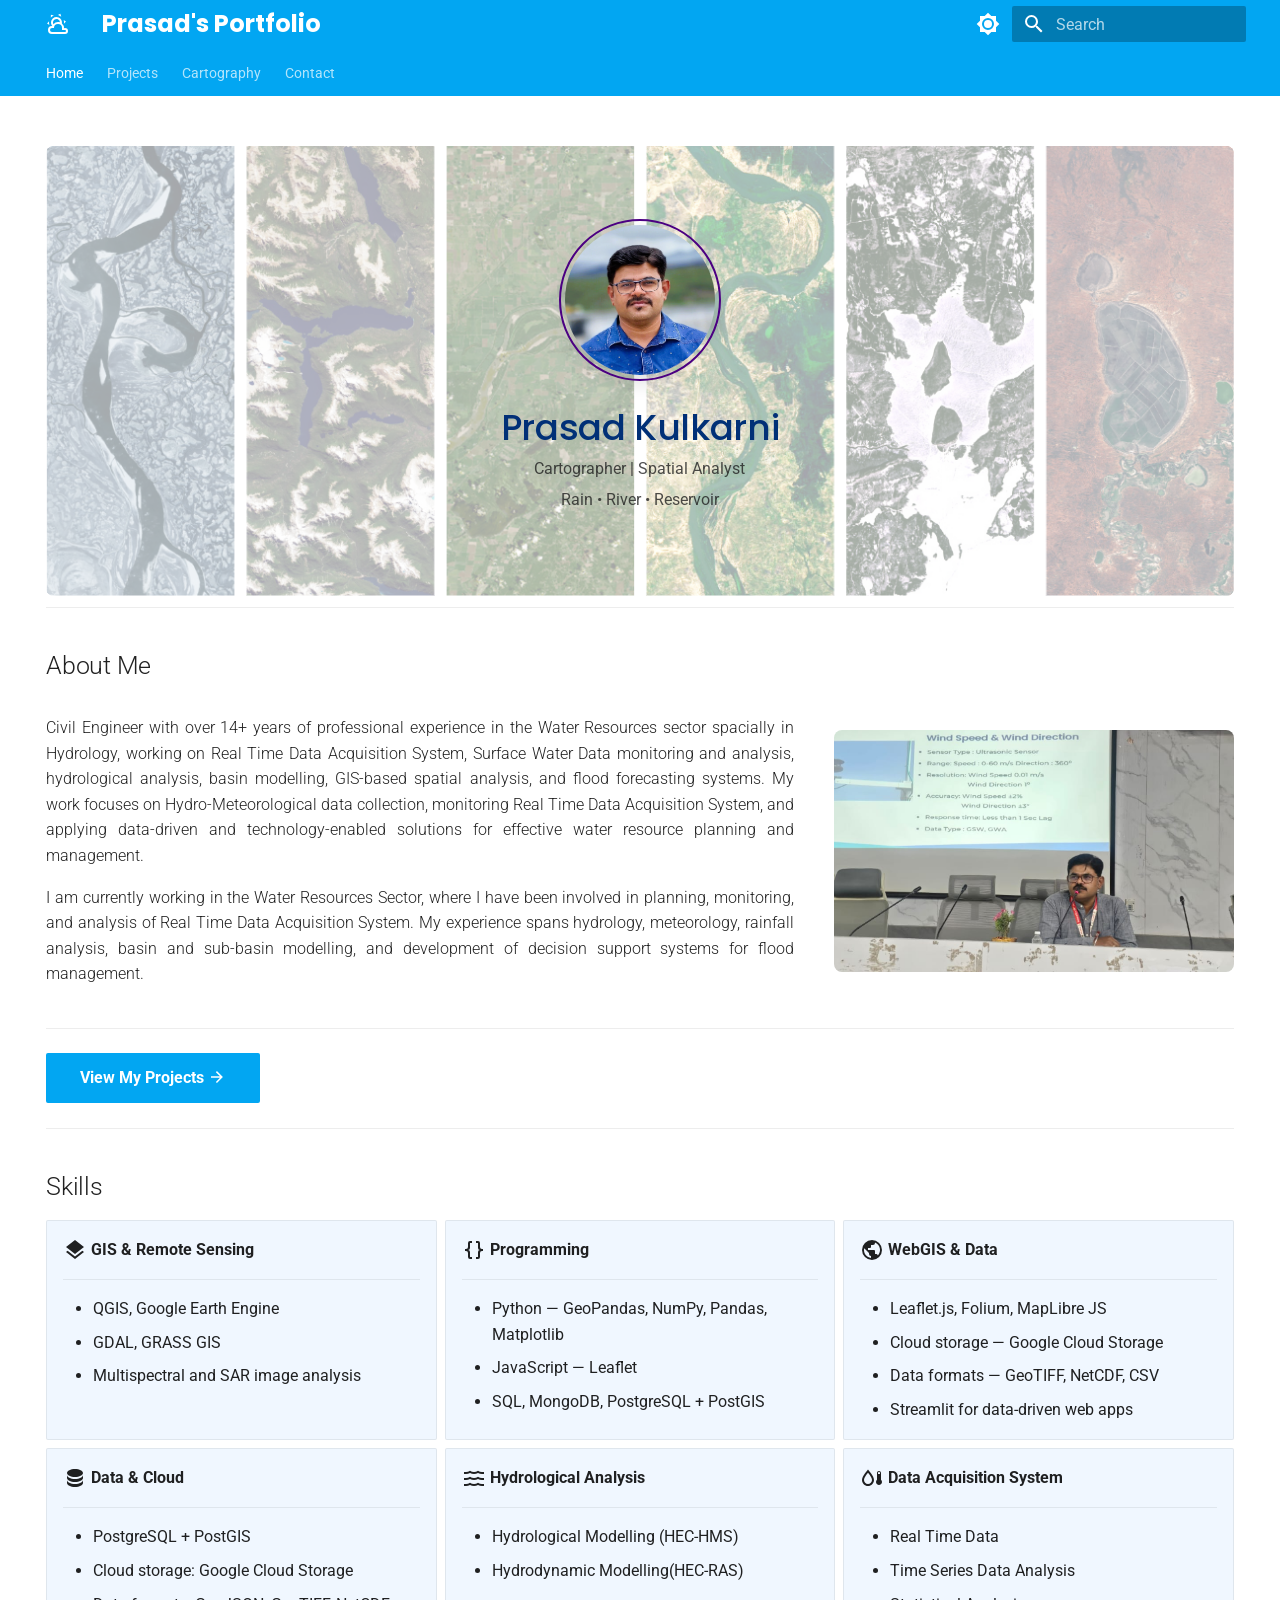
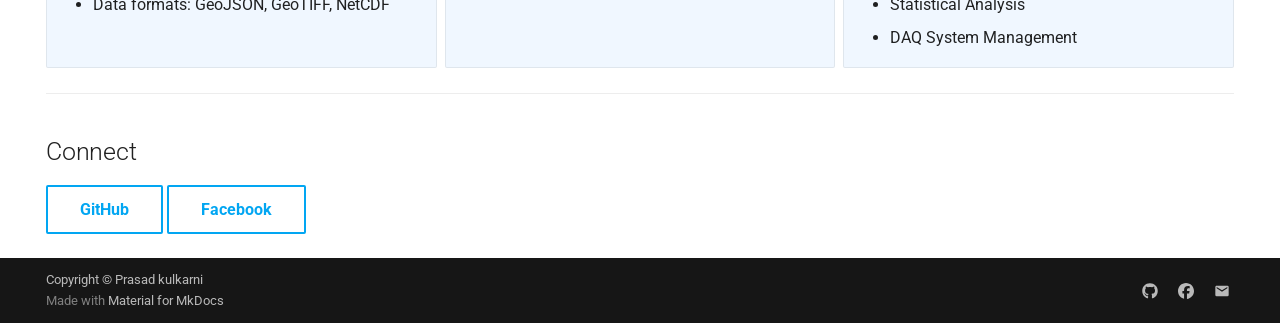
<file: index.html>
<!doctype html>
<html lang="en" class="no-js">
  <head>
    
      <meta charset="utf-8">
      <meta name="viewport" content="width=device-width,initial-scale=1">
      
        <meta name="description" content="Portfolio of Prasad Kulkarni — GIS, Remote Sensing, and Spatial Data Science">
      
      
        <meta name="author" content="Prasad Kulkarni">
      
      
      
      
        <link rel="next" href="projects/">
      
      
        
      
      
      <link rel="icon" href="assets/images/favicon.png">
      <meta name="generator" content="mkdocs-1.6.1, mkdocs-material-9.7.6">
    
    
      
        <title>Prasad's Portfolio</title>
      
    
    
      <link rel="stylesheet" href="assets/stylesheets/main.484c7ddc.min.css">
      
        
        <link rel="stylesheet" href="assets/stylesheets/palette.ab4e12ef.min.css">
      
      


    
    
      
    
    
      
        
        
        <link rel="preconnect" href="https://fonts.gstatic.com" crossorigin>
        <link rel="stylesheet" href="https://fonts.googleapis.com/css?family=Roboto:300,300i,400,400i,700,700i%7CRoboto+Mono:400,400i,700,700i&display=fallback">
        <style>:root{--md-text-font:"Roboto";--md-code-font:"Roboto Mono"}</style>
      
    
    
      <link rel="stylesheet" href="assets/css/extra.css">
    
    <script>__md_scope=new URL(".",location),__md_hash=e=>[...e].reduce(((e,_)=>(e<<5)-e+_.charCodeAt(0)),0),__md_get=(e,_=localStorage,t=__md_scope)=>JSON.parse(_.getItem(t.pathname+"."+e)),__md_set=(e,_,t=localStorage,a=__md_scope)=>{try{t.setItem(a.pathname+"."+e,JSON.stringify(_))}catch(e){}}</script>
    
      

    
    
  </head>
  
  
    
    
      
    
    
    
    
    <body dir="ltr" data-md-color-scheme="default" data-md-color-primary="light-blue" data-md-color-accent="indigo">
  
    
    <input class="md-toggle" data-md-toggle="drawer" type="checkbox" id="__drawer" autocomplete="off">
    <input class="md-toggle" data-md-toggle="search" type="checkbox" id="__search" autocomplete="off">
    <label class="md-overlay" for="__drawer"></label>
    <div data-md-component="skip">
      
        
        <a href="#about-me" class="md-skip">
          Skip to content
        </a>
      
    </div>
    <div data-md-component="announce">
      
    </div>
    
    
      

<header class="md-header" data-md-component="header">
  <nav class="md-header__inner md-grid" aria-label="Header">
    <a href="." title="Prasad&#39;s Portfolio" class="md-header__button md-logo" aria-label="Prasad's Portfolio" data-md-component="logo">
      
  
  <svg xmlns="http://www.w3.org/2000/svg" viewBox="0 0 24 24"><path d="M12.74 5.47c2.36 1.03 3.61 3.56 3.18 5.99A6 6 0 0 1 18 16v.17a3 3 0 0 1 1-.17 3 3 0 0 1 3 3 3 3 0 0 1-3 3H6a4 4 0 0 1-4-4 4 4 0 0 1 4-4h.27C5 12.45 4.6 10.24 5.5 8.26a5.49 5.49 0 0 1 7.24-2.79m-.81 1.83c-1.77-.8-3.84.01-4.62 1.77-.46 1.02-.38 2.15.1 3.06A5.99 5.99 0 0 1 12 10c.7 0 1.38.12 2 .34a3.51 3.51 0 0 0-2.07-3.04m1.62-3.66c-.55-.24-1.1-.41-1.67-.52l2.49-1.3.9 2.89a7.7 7.7 0 0 0-1.72-1.07m-7.46.8c-.49.35-.92.75-1.29 1.19l.11-2.81 2.96.68c-.62.21-1.22.53-1.78.94M18 9.71c-.09-.59-.22-1.16-.41-1.71l2.38 1.5-2.05 2.23c.11-.65.13-1.33.08-2.02M3.04 11.3c.07.6.2 1.17.39 1.7l-2.37-1.5L3.1 9.28c-.1.65-.13 1.33-.06 2.02M19 18h-3v-2a4 4 0 0 0-4-4 4 4 0 0 0-4 4H6a2 2 0 0 0-2 2 2 2 0 0 0 2 2h13a1 1 0 0 0 1-1 1 1 0 0 0-1-1"/></svg>

    </a>
    <label class="md-header__button md-icon" for="__drawer">
      
      <svg xmlns="http://www.w3.org/2000/svg" viewBox="0 0 24 24"><path d="M3 6h18v2H3zm0 5h18v2H3zm0 5h18v2H3z"/></svg>
    </label>
    <div class="md-header__title" data-md-component="header-title">
      <div class="md-header__ellipsis">
        <div class="md-header__topic">
          <span class="md-ellipsis">
            Prasad's Portfolio
          </span>
        </div>
        <div class="md-header__topic" data-md-component="header-topic">
          <span class="md-ellipsis">
            
              Home
            
          </span>
        </div>
      </div>
    </div>
    
      
        <form class="md-header__option" data-md-component="palette">
  
    
    
    
    <input class="md-option" data-md-color-media="" data-md-color-scheme="default" data-md-color-primary="light-blue" data-md-color-accent="indigo"  aria-label="Switch to dark mode"  type="radio" name="__palette" id="__palette_0">
    
      <label class="md-header__button md-icon" title="Switch to dark mode" for="__palette_1" hidden>
        <svg xmlns="http://www.w3.org/2000/svg" viewBox="0 0 24 24"><path d="M12 8a4 4 0 0 0-4 4 4 4 0 0 0 4 4 4 4 0 0 0 4-4 4 4 0 0 0-4-4m0 10a6 6 0 0 1-6-6 6 6 0 0 1 6-6 6 6 0 0 1 6 6 6 6 0 0 1-6 6m8-9.31V4h-4.69L12 .69 8.69 4H4v4.69L.69 12 4 15.31V20h4.69L12 23.31 15.31 20H20v-4.69L23.31 12z"/></svg>
      </label>
    
  
    
    
    
    <input class="md-option" data-md-color-media="" data-md-color-scheme="slate" data-md-color-primary="black" data-md-color-accent="indigo"  aria-label="Switch to light mode"  type="radio" name="__palette" id="__palette_1">
    
      <label class="md-header__button md-icon" title="Switch to light mode" for="__palette_0" hidden>
        <svg xmlns="http://www.w3.org/2000/svg" viewBox="0 0 24 24"><path d="M12 18c-.89 0-1.74-.2-2.5-.55C11.56 16.5 13 14.42 13 12s-1.44-4.5-3.5-5.45C10.26 6.2 11.11 6 12 6a6 6 0 0 1 6 6 6 6 0 0 1-6 6m8-9.31V4h-4.69L12 .69 8.69 4H4v4.69L.69 12 4 15.31V20h4.69L12 23.31 15.31 20H20v-4.69L23.31 12z"/></svg>
      </label>
    
  
</form>
      
    
    
      <script>var palette=__md_get("__palette");if(palette&&palette.color){if("(prefers-color-scheme)"===palette.color.media){var media=matchMedia("(prefers-color-scheme: light)"),input=document.querySelector(media.matches?"[data-md-color-media='(prefers-color-scheme: light)']":"[data-md-color-media='(prefers-color-scheme: dark)']");palette.color.media=input.getAttribute("data-md-color-media"),palette.color.scheme=input.getAttribute("data-md-color-scheme"),palette.color.primary=input.getAttribute("data-md-color-primary"),palette.color.accent=input.getAttribute("data-md-color-accent")}for(var[key,value]of Object.entries(palette.color))document.body.setAttribute("data-md-color-"+key,value)}</script>
    
    
    
      
      
        <label class="md-header__button md-icon" for="__search">
          
          <svg xmlns="http://www.w3.org/2000/svg" viewBox="0 0 24 24"><path d="M9.5 3A6.5 6.5 0 0 1 16 9.5c0 1.61-.59 3.09-1.56 4.23l.27.27h.79l5 5-1.5 1.5-5-5v-.79l-.27-.27A6.52 6.52 0 0 1 9.5 16 6.5 6.5 0 0 1 3 9.5 6.5 6.5 0 0 1 9.5 3m0 2C7 5 5 7 5 9.5S7 14 9.5 14 14 12 14 9.5 12 5 9.5 5"/></svg>
        </label>
        <div class="md-search" data-md-component="search" role="dialog">
  <label class="md-search__overlay" for="__search"></label>
  <div class="md-search__inner" role="search">
    <form class="md-search__form" name="search">
      <input type="text" class="md-search__input" name="query" aria-label="Search" placeholder="Search" autocapitalize="off" autocorrect="off" autocomplete="off" spellcheck="false" data-md-component="search-query" required>
      <label class="md-search__icon md-icon" for="__search">
        
        <svg xmlns="http://www.w3.org/2000/svg" viewBox="0 0 24 24"><path d="M9.5 3A6.5 6.5 0 0 1 16 9.5c0 1.61-.59 3.09-1.56 4.23l.27.27h.79l5 5-1.5 1.5-5-5v-.79l-.27-.27A6.52 6.52 0 0 1 9.5 16 6.5 6.5 0 0 1 3 9.5 6.5 6.5 0 0 1 9.5 3m0 2C7 5 5 7 5 9.5S7 14 9.5 14 14 12 14 9.5 12 5 9.5 5"/></svg>
        
        <svg xmlns="http://www.w3.org/2000/svg" viewBox="0 0 24 24"><path d="M20 11v2H8l5.5 5.5-1.42 1.42L4.16 12l7.92-7.92L13.5 5.5 8 11z"/></svg>
      </label>
      <nav class="md-search__options" aria-label="Search">
        
        <button type="reset" class="md-search__icon md-icon" title="Clear" aria-label="Clear" tabindex="-1">
          
          <svg xmlns="http://www.w3.org/2000/svg" viewBox="0 0 24 24"><path d="M19 6.41 17.59 5 12 10.59 6.41 5 5 6.41 10.59 12 5 17.59 6.41 19 12 13.41 17.59 19 19 17.59 13.41 12z"/></svg>
        </button>
      </nav>
      
    </form>
    <div class="md-search__output">
      <div class="md-search__scrollwrap" tabindex="0" data-md-scrollfix>
        <div class="md-search-result" data-md-component="search-result">
          <div class="md-search-result__meta">
            Initializing search
          </div>
          <ol class="md-search-result__list" role="presentation"></ol>
        </div>
      </div>
    </div>
  </div>
</div>
      
    
    
  </nav>
  
</header>
    
    <div class="md-container" data-md-component="container">
      
      
        
          
            
<nav class="md-tabs" aria-label="Tabs" data-md-component="tabs">
  <div class="md-grid">
    <ul class="md-tabs__list">
      
        
  
  
  
    
  
  
    <li class="md-tabs__item md-tabs__item--active">
      <a href="." class="md-tabs__link">
        
  
  
    
  
  Home

      </a>
    </li>
  

      
        
  
  
  
  
    
    
      <li class="md-tabs__item">
        <a href="projects/" class="md-tabs__link">
          
  
  
  Projects

        </a>
      </li>
    
  

      
        
  
  
  
  
    <li class="md-tabs__item">
      <a href="cartography/" class="md-tabs__link">
        
  
  
    
  
  Cartography

      </a>
    </li>
  

      
        
  
  
  
  
    <li class="md-tabs__item">
      <a href="contact/" class="md-tabs__link">
        
  
  
    
  
  Contact

      </a>
    </li>
  

      
    </ul>
  </div>
</nav>
          
        
      
      <main class="md-main" data-md-component="main">
        <div class="md-main__inner md-grid">
          
            
              
                
              
              <div class="md-sidebar md-sidebar--primary" data-md-component="sidebar" data-md-type="navigation" hidden>
                <div class="md-sidebar__scrollwrap">
                  <div class="md-sidebar__inner">
                    


  


<nav class="md-nav md-nav--primary md-nav--lifted" aria-label="Navigation" data-md-level="0">
  <label class="md-nav__title" for="__drawer">
    <a href="." title="Prasad&#39;s Portfolio" class="md-nav__button md-logo" aria-label="Prasad's Portfolio" data-md-component="logo">
      
  
  <svg xmlns="http://www.w3.org/2000/svg" viewBox="0 0 24 24"><path d="M12.74 5.47c2.36 1.03 3.61 3.56 3.18 5.99A6 6 0 0 1 18 16v.17a3 3 0 0 1 1-.17 3 3 0 0 1 3 3 3 3 0 0 1-3 3H6a4 4 0 0 1-4-4 4 4 0 0 1 4-4h.27C5 12.45 4.6 10.24 5.5 8.26a5.49 5.49 0 0 1 7.24-2.79m-.81 1.83c-1.77-.8-3.84.01-4.62 1.77-.46 1.02-.38 2.15.1 3.06A5.99 5.99 0 0 1 12 10c.7 0 1.38.12 2 .34a3.51 3.51 0 0 0-2.07-3.04m1.62-3.66c-.55-.24-1.1-.41-1.67-.52l2.49-1.3.9 2.89a7.7 7.7 0 0 0-1.72-1.07m-7.46.8c-.49.35-.92.75-1.29 1.19l.11-2.81 2.96.68c-.62.21-1.22.53-1.78.94M18 9.71c-.09-.59-.22-1.16-.41-1.71l2.38 1.5-2.05 2.23c.11-.65.13-1.33.08-2.02M3.04 11.3c.07.6.2 1.17.39 1.7l-2.37-1.5L3.1 9.28c-.1.65-.13 1.33-.06 2.02M19 18h-3v-2a4 4 0 0 0-4-4 4 4 0 0 0-4 4H6a2 2 0 0 0-2 2 2 2 0 0 0 2 2h13a1 1 0 0 0 1-1 1 1 0 0 0-1-1"/></svg>

    </a>
    Prasad's Portfolio
  </label>
  
  <ul class="md-nav__list" data-md-scrollfix>
    
      
      
  
  
    
  
  
  
    <li class="md-nav__item md-nav__item--active">
      
      <input class="md-nav__toggle md-toggle" type="checkbox" id="__toc">
      
      
      
        <label class="md-nav__link md-nav__link--active" for="__toc">
          
  
  
  <span class="md-ellipsis">
    
  
    Home
  

    
  </span>
  
  

          <span class="md-nav__icon md-icon"></span>
        </label>
      
      <a href="." class="md-nav__link md-nav__link--active">
        
  
  
  <span class="md-ellipsis">
    
  
    Home
  

    
  </span>
  
  

      </a>
      
        

<nav class="md-nav md-nav--secondary" aria-label="Table of contents">
  
  
  
  
    <label class="md-nav__title" for="__toc">
      <span class="md-nav__icon md-icon"></span>
      Table of contents
    </label>
    <ul class="md-nav__list" data-md-component="toc" data-md-scrollfix>
      
        <li class="md-nav__item">
  <a href="#about-me" class="md-nav__link">
    <span class="md-ellipsis">
      
        About Me
      
    </span>
  </a>
  
</li>
      
        <li class="md-nav__item">
  <a href="#skills" class="md-nav__link">
    <span class="md-ellipsis">
      
        Skills
      
    </span>
  </a>
  
</li>
      
        <li class="md-nav__item">
  <a href="#connect" class="md-nav__link">
    <span class="md-ellipsis">
      
        Connect
      
    </span>
  </a>
  
</li>
      
    </ul>
  
</nav>
      
    </li>
  

    
      
      
  
  
  
  
    
    
    
    
      
      
    
    
    <li class="md-nav__item md-nav__item--nested">
      
        
        
        <input class="md-nav__toggle md-toggle " type="checkbox" id="__nav_2" >
        
          
          <label class="md-nav__link" for="__nav_2" id="__nav_2_label" tabindex="0">
            
  
  
  <span class="md-ellipsis">
    
  
    Projects
  

    
  </span>
  
  

            <span class="md-nav__icon md-icon"></span>
          </label>
        
        <nav class="md-nav" data-md-level="1" aria-labelledby="__nav_2_label" aria-expanded="false">
          <label class="md-nav__title" for="__nav_2">
            <span class="md-nav__icon md-icon"></span>
            
  
    Projects
  

          </label>
          <ul class="md-nav__list" data-md-scrollfix>
            
              
                
  
  
  
  
    <li class="md-nav__item">
      <a href="projects/" class="md-nav__link">
        
  
  
  <span class="md-ellipsis">
    
  
    All Projects
  

    
  </span>
  
  

      </a>
    </li>
  

              
            
              
                
  
  
  
  
    <li class="md-nav__item">
      <a href="projects/godavari-flood/" class="md-nav__link">
        
  
  
  <span class="md-ellipsis">
    
  
    Flood Mapping Project
  

    
  </span>
  
  

      </a>
    </li>
  

              
            
              
                
  
  
  
  
    <li class="md-nav__item">
      <a href="projects/Daily-Rainfall-From-IMD-Gridded-Data/" class="md-nav__link">
        
  
  
  <span class="md-ellipsis">
    
  
    Daily Rainfall Data Download from IMD
  

    
  </span>
  
  

      </a>
    </li>
  

              
            
          </ul>
        </nav>
      
    </li>
  

    
      
      
  
  
  
  
    <li class="md-nav__item">
      <a href="cartography/" class="md-nav__link">
        
  
  
  <span class="md-ellipsis">
    
  
    Cartography
  

    
  </span>
  
  

      </a>
    </li>
  

    
      
      
  
  
  
  
    <li class="md-nav__item">
      <a href="contact/" class="md-nav__link">
        
  
  
  <span class="md-ellipsis">
    
  
    Contact
  

    
  </span>
  
  

      </a>
    </li>
  

    
  </ul>
</nav>
                  </div>
                </div>
              </div>
            
            
              
                
              
              <div class="md-sidebar md-sidebar--secondary" data-md-component="sidebar" data-md-type="toc" hidden>
                <div class="md-sidebar__scrollwrap">
                  <div class="md-sidebar__inner">
                    

<nav class="md-nav md-nav--secondary" aria-label="Table of contents">
  
  
  
  
    <label class="md-nav__title" for="__toc">
      <span class="md-nav__icon md-icon"></span>
      Table of contents
    </label>
    <ul class="md-nav__list" data-md-component="toc" data-md-scrollfix>
      
        <li class="md-nav__item">
  <a href="#about-me" class="md-nav__link">
    <span class="md-ellipsis">
      
        About Me
      
    </span>
  </a>
  
</li>
      
        <li class="md-nav__item">
  <a href="#skills" class="md-nav__link">
    <span class="md-ellipsis">
      
        Skills
      
    </span>
  </a>
  
</li>
      
        <li class="md-nav__item">
  <a href="#connect" class="md-nav__link">
    <span class="md-ellipsis">
      
        Connect
      
    </span>
  </a>
  
</li>
      
    </ul>
  
</nav>
                  </div>
                </div>
              </div>
            
          
          
            <div class="md-content" data-md-component="content">
              
              <article class="md-content__inner md-typeset">
                
                  
  




<!--
CHECKLIST FOR THIS PAGE:
- [ ] Replace [YOUR NAME] with your full name (3 places)
- [ ] Replace [YOUR JOB TITLE] with your current or target role
- [ ] Replace [YOUR TAGLINE] with a short phrase describing your focus
- [ ] Rewrite the About Me paragraph with your own words
- [ ] Replace assets/images/profile.png with your actual photo (keep the filename or update it below)
- [ ] Replace assets/images/about.png with your own image (a field photo, map, or workspace shot)
- [ ] Edit the skill cards to match your actual skills (add, remove, or rename cards as needed)
- [ ] Update GitHub and LinkedIn links in the Connect section
- [ ] Add your CV PDF to docs/assets/ and update the filename in the Download CV button
-->

<div class="hero">
  <div class="hero-content">
    <img src="assets/images/profile.png" alt="prasad kulkarni" class="profile-photo">
    <h1>Prasad Kulkarni</h1>
    <p>Cartographer | Spatial Analyst</p>
    <p class="tagline">
      Rain • River • Reservoir
    </p>
  </div>
</div>

<hr />
<h2 id="about-me">About Me</h2>
<div class="about-section">
<div class="about-text">
<p>Civil Engineer with over 14+ years of professional experience in the Water Resources sector spacially in Hydrology, working on Real Time Data Acquisition System, Surface Water Data monitoring and analysis, hydrological analysis, basin modelling, GIS-based spatial analysis, and flood forecasting systems. My work focuses on Hydro-Meteorological data collection, monitoring Real Time Data Acquisition System, and applying data-driven and technology-enabled solutions for effective water resource planning and management.</p>
<p>I am currently working in the Water Resources Sector,  where I have been involved in planning, monitoring, and analysis of Real Time 
Data Acquisition System. My experience spans hydrology, meteorology, rainfall analysis, basin and sub-basin modelling, and development of decision support systems for flood management.</p>
</div>
<div class="about-image">
  <img src="assets/images/about.png" alt="About">
</div>
</div>
<hr />
<p><a class="md-button md-button--primary" href="projects/">View My Projects <span class="twemoji"><svg xmlns="http://www.w3.org/2000/svg" viewBox="0 0 24 24"><path d="M4 11v2h12l-5.5 5.5 1.42 1.42L19.84 12l-7.92-7.92L10.5 5.5 16 11z"/></svg></span></a></p>
<!-- [Download CV :material-download:](assets/[YOUR-NAME]-CV.pdf){ .md-button } -->

<hr />
<h2 id="skills">Skills</h2>
<div class="grid cards">
<ul>
<li>
<p><span class="twemoji lg middle"><svg xmlns="http://www.w3.org/2000/svg" viewBox="0 0 24 24"><path d="m12 16 7.36-5.73L21 9l-9-7-9 7 1.63 1.27M12 18.54l-7.38-5.73L3 14.07l9 7 9-7-1.63-1.27z"/></svg></span> <strong>GIS &amp; Remote Sensing</strong></p>
<hr />
<ul>
<li>QGIS, Google Earth Engine</li>
<li>GDAL, GRASS GIS</li>
<li>Multispectral and SAR image analysis</li>
</ul>
</li>
<li>
<p><span class="twemoji lg middle"><svg xmlns="http://www.w3.org/2000/svg" viewBox="0 0 24 24"><path d="M8 3a2 2 0 0 0-2 2v4a2 2 0 0 1-2 2H3v2h1a2 2 0 0 1 2 2v4a2 2 0 0 0 2 2h2v-2H8v-5a2 2 0 0 0-2-2 2 2 0 0 0 2-2V5h2V3m6 0a2 2 0 0 1 2 2v4a2 2 0 0 0 2 2h1v2h-1a2 2 0 0 0-2 2v4a2 2 0 0 1-2 2h-2v-2h2v-5a2 2 0 0 1 2-2 2 2 0 0 1-2-2V5h-2V3z"/></svg></span> <strong>Programming</strong></p>
<hr />
<ul>
<li>Python — GeoPandas, NumPy, Pandas, Matplotlib</li>
<li>JavaScript — Leaflet</li>
<li>SQL, MongoDB, PostgreSQL + PostGIS</li>
</ul>
</li>
</ul>
<!-- -   :material-star-four-points:{ .lg .middle } **Machine Learning & GeoAI**

    ---

    - Supervised classification — Random Forest, XGBoost
    - Deep learning for image segmentation — U-Net, SAM
    - scikit-learn, PyTorch, TensorFlow
    - Object detection in satellite imagery -->
<ul>
<li>
<p><span class="twemoji lg middle"><svg xmlns="http://www.w3.org/2000/svg" viewBox="0 0 24 24"><path d="M17.9 17.39c-.26-.8-1.01-1.39-1.9-1.39h-1v-3a1 1 0 0 0-1-1H8v-2h2a1 1 0 0 0 1-1V7h2a2 2 0 0 0 2-2v-.41a7.984 7.984 0 0 1 2.9 12.8M11 19.93c-3.95-.49-7-3.85-7-7.93 0-.62.08-1.22.21-1.79L9 15v1a2 2 0 0 0 2 2m1-16A10 10 0 0 0 2 12a10 10 0 0 0 10 10 10 10 0 0 0 10-10A10 10 0 0 0 12 2"/></svg></span> <strong>WebGIS &amp; Data</strong></p>
<hr />
<ul>
<li>Leaflet.js, Folium, MapLibre JS</li>
<li>Cloud storage — Google Cloud Storage</li>
<li>Data formats — GeoTIFF, NetCDF, CSV</li>
<li>Streamlit for data-driven web apps</li>
</ul>
</li>
<li>
<p><span class="twemoji lg middle"><svg xmlns="http://www.w3.org/2000/svg" viewBox="0 0 24 24"><path d="M12 3C7.58 3 4 4.79 4 7s3.58 4 8 4 8-1.79 8-4-3.58-4-8-4M4 9v3c0 2.21 3.58 4 8 4s8-1.79 8-4V9c0 2.21-3.58 4-8 4s-8-1.79-8-4m0 5v3c0 2.21 3.58 4 8 4s8-1.79 8-4v-3c0 2.21-3.58 4-8 4s-8-1.79-8-4"/></svg></span> <strong>Data &amp; Cloud</strong></p>
<hr />
<ul>
<li>PostgreSQL + PostGIS</li>
<li>Cloud storage: Google Cloud Storage</li>
<li>Data formats: GeoJSON, GeoTIFF, NetCDF</li>
</ul>
</li>
<li>
<p><span class="twemoji lg middle"><svg xmlns="http://www.w3.org/2000/svg" viewBox="0 0 24 24"><path d="M20 12h2v2h-2c-1.38 0-2.74-.35-4-1-2.5 1.3-5.5 1.3-8 0-1.26.65-2.63 1-4 1H2v-2h2c1.39 0 2.78-.47 4-1.33 2.44 1.71 5.56 1.71 8 0 1.22.86 2.61 1.33 4 1.33m0-6h2v2h-2c-1.38 0-2.74-.35-4-1-2.5 1.3-5.5 1.3-8 0-1.26.65-2.63 1-4 1H2V6h2c1.39 0 2.78-.47 4-1.33 2.44 1.71 5.56 1.71 8 0C17.22 5.53 18.61 6 20 6m0 12h2v2h-2c-1.38 0-2.74-.35-4-1-2.5 1.3-5.5 1.3-8 0-1.26.65-2.63 1-4 1H2v-2h2c1.39 0 2.78-.47 4-1.33 2.44 1.71 5.56 1.71 8 0 1.22.86 2.61 1.33 4 1.33"/></svg></span> <strong>Hydrological Analysis</strong></p>
<hr />
<ul>
<li>Hydrological Modelling (HEC-HMS)</li>
<li>Hydrodynamic Modelling(HEC-RAS)</li>
</ul>
</li>
<li>
<p><span class="twemoji lg middle"><svg xmlns="http://www.w3.org/2000/svg" viewBox="0 0 24 24"><path d="M19 5c-1.11 0-2 .89-2 2v6.76c-.64.57-1 1.39-1 2.24 0 1.66 1.34 3 3 3s3-1.34 3-3c0-.85-.36-1.67-1-2.23V7c0-1.11-.89-2-2-2m0 1c.55 0 1 .45 1 1v1h-2V7c0-.55.45-1 1-1M8 3.54l-.75.84S5.97 5.83 4.68 7.71 2 11.84 2 14c0 3.31 2.69 6 6 6s6-2.69 6-6c0-2.16-1.39-4.41-2.68-6.29S8.75 4.38 8.75 4.38zm0 3.13c.44.52.84.95 1.68 2.17C10.89 10.6 12 12.84 12 14c0 2.22-1.78 4-4 4s-4-1.78-4-4c0-1.16 1.11-3.4 2.32-5.16C7.16 7.62 7.56 7.19 8 6.67"/></svg></span> <strong>Data Acquisition System</strong></p>
<hr />
<ul>
<li>Real Time Data</li>
<li>Time Series Data Analysis</li>
<li>Statistical Analysis</li>
<li>DAQ System Management</li>
</ul>
</li>
</ul>
</div>
<hr />
<h2 id="connect">Connect</h2>
<p><a class="md-button" href="https://github.com/kulprasad2007">GitHub</a>
<a class="md-button" href="https://facebook.com/kulprasad2007">Facebook</a></p>







  
  




  



                
              </article>
            </div>
          
          
<script>var target=document.getElementById(location.hash.slice(1));target&&target.name&&(target.checked=target.name.startsWith("__tabbed_"))</script>
        </div>
        
          <button type="button" class="md-top md-icon" data-md-component="top" hidden>
  
  <svg xmlns="http://www.w3.org/2000/svg" viewBox="0 0 24 24"><path d="M13 20h-2V8l-5.5 5.5-1.42-1.42L12 4.16l7.92 7.92-1.42 1.42L13 8z"/></svg>
  Back to top
</button>
        
      </main>
      
        <footer class="md-footer">
  
  <div class="md-footer-meta md-typeset">
    <div class="md-footer-meta__inner md-grid">
      <div class="md-copyright">
  
    <div class="md-copyright__highlight">
      Copyright &copy; Prasad kulkarni
    </div>
  
  
    Made with
    <a href="https://squidfunk.github.io/mkdocs-material/" target="_blank" rel="noopener">
      Material for MkDocs
    </a>
  
</div>
      
        
<div class="md-social">
  
    
    
    
    
      
      
    
    <a href="https://github.com/kulprasad2007" target="_blank" rel="noopener" title="github.com" class="md-social__link">
      <svg xmlns="http://www.w3.org/2000/svg" viewBox="0 0 512 512"><!--! Font Awesome Free 7.1.0 by @fontawesome - https://fontawesome.com License - https://fontawesome.com/license/free (Icons: CC BY 4.0, Fonts: SIL OFL 1.1, Code: MIT License) Copyright 2025 Fonticons, Inc.--><path d="M173.9 397.4c0 2-2.3 3.6-5.2 3.6-3.3.3-5.6-1.3-5.6-3.6 0-2 2.3-3.6 5.2-3.6 3-.3 5.6 1.3 5.6 3.6m-31.1-4.5c-.7 2 1.3 4.3 4.3 4.9 2.6 1 5.6 0 6.2-2s-1.3-4.3-4.3-5.2c-2.6-.7-5.5.3-6.2 2.3m44.2-1.7c-2.9.7-4.9 2.6-4.6 4.9.3 2 2.9 3.3 5.9 2.6 2.9-.7 4.9-2.6 4.6-4.6-.3-1.9-3-3.2-5.9-2.9M252.8 8C114.1 8 8 113.3 8 252c0 110.9 69.8 205.8 169.5 239.2 12.8 2.3 17.3-5.6 17.3-12.1 0-6.2-.3-40.4-.3-61.4 0 0-70 15-84.7-29.8 0 0-11.4-29.1-27.8-36.6 0 0-22.9-15.7 1.6-15.4 0 0 24.9 2 38.6 25.8 21.9 38.6 58.6 27.5 72.9 20.9 2.3-16 8.8-27.1 16-33.7-55.9-6.2-112.3-14.3-112.3-110.5 0-27.5 7.6-41.3 23.6-58.9-2.6-6.5-11.1-33.3 2.6-67.9 20.9-6.5 69 27 69 27 20-5.6 41.5-8.5 62.8-8.5s42.8 2.9 62.8 8.5c0 0 48.1-33.6 69-27 13.7 34.7 5.2 61.4 2.6 67.9 16 17.7 25.8 31.5 25.8 58.9 0 96.5-58.9 104.2-114.8 110.5 9.2 7.9 17 22.9 17 46.4 0 33.7-.3 75.4-.3 83.6 0 6.5 4.6 14.4 17.3 12.1C436.2 457.8 504 362.9 504 252 504 113.3 391.5 8 252.8 8M105.2 352.9c-1.3 1-1 3.3.7 5.2 1.6 1.6 3.9 2.3 5.2 1 1.3-1 1-3.3-.7-5.2-1.6-1.6-3.9-2.3-5.2-1m-10.8-8.1c-.7 1.3.3 2.9 2.3 3.9 1.6 1 3.6.7 4.3-.7.7-1.3-.3-2.9-2.3-3.9-2-.6-3.6-.3-4.3.7m32.4 35.6c-1.6 1.3-1 4.3 1.3 6.2 2.3 2.3 5.2 2.6 6.5 1 1.3-1.3.7-4.3-1.3-6.2-2.2-2.3-5.2-2.6-6.5-1m-11.4-14.7c-1.6 1-1.6 3.6 0 5.9s4.3 3.3 5.6 2.3c1.6-1.3 1.6-3.9 0-6.2-1.4-2.3-4-3.3-5.6-2"/></svg>
    </a>
  
    
    
    
    
      
      
    
    <a href="https://facebook.com/kulprasad2007" target="_blank" rel="noopener" title="facebook.com" class="md-social__link">
      <svg xmlns="http://www.w3.org/2000/svg" viewBox="0 0 512 512"><!--! Font Awesome Free 7.1.0 by @fontawesome - https://fontawesome.com License - https://fontawesome.com/license/free (Icons: CC BY 4.0, Fonts: SIL OFL 1.1, Code: MIT License) Copyright 2025 Fonticons, Inc.--><path d="M512 256C512 114.6 397.4 0 256 0S0 114.6 0 256c0 120 82.7 220.8 194.2 248.5V334.2h-52.8V256h52.8v-33.7c0-87.1 39.4-127.5 125-127.5 16.2 0 44.2 3.2 55.7 6.4V172c-6-.6-16.5-1-29.6-1-42 0-58.2 15.9-58.2 57.2V256h83.6l-14.4 78.2H287v175.9C413.8 494.8 512 386.9 512 256"/></svg>
    </a>
  
    
    
    
    
    <a href="mailto:kulprasad2024@outlook.com" target="_blank" rel="noopener" title="" class="md-social__link">
      <svg xmlns="http://www.w3.org/2000/svg" viewBox="0 0 24 24"><path d="m20 8-8 5-8-5V6l8 5 8-5m0-2H4c-1.11 0-2 .89-2 2v12a2 2 0 0 0 2 2h16a2 2 0 0 0 2-2V6a2 2 0 0 0-2-2"/></svg>
    </a>
  
</div>
      
    </div>
  </div>
</footer>
      
    </div>
    <div class="md-dialog" data-md-component="dialog">
      <div class="md-dialog__inner md-typeset"></div>
    </div>
    
    
    
      
      
      <script id="__config" type="application/json">{"annotate": null, "base": ".", "features": ["navigation.tabs", "navigation.top", "content.code.copy"], "search": "assets/javascripts/workers/search.2c215733.min.js", "tags": null, "translations": {"clipboard.copied": "Copied to clipboard", "clipboard.copy": "Copy to clipboard", "search.result.more.one": "1 more on this page", "search.result.more.other": "# more on this page", "search.result.none": "No matching documents", "search.result.one": "1 matching document", "search.result.other": "# matching documents", "search.result.placeholder": "Type to start searching", "search.result.term.missing": "Missing", "select.version": "Select version"}, "version": null}</script>
    
    
      <script src="assets/javascripts/bundle.79ae519e.min.js"></script>
      
    
  </body>
</html>
</file>
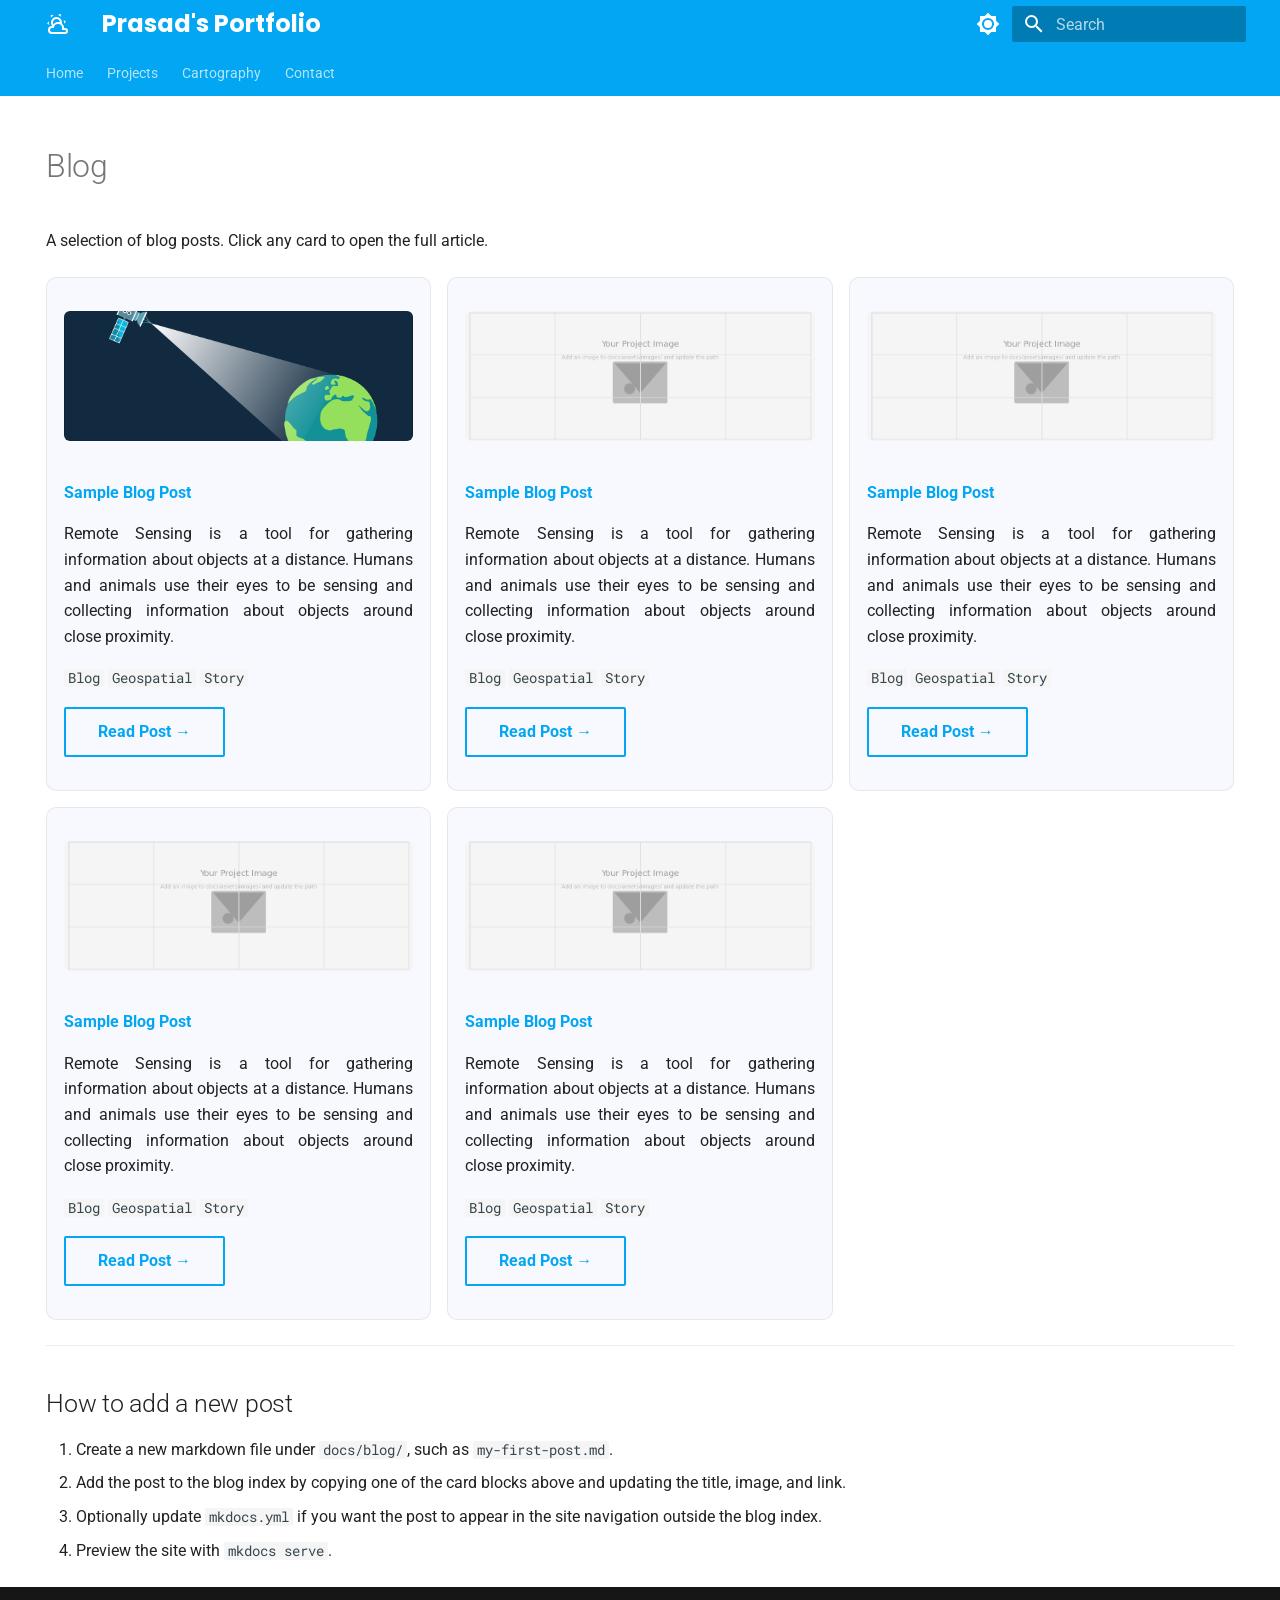
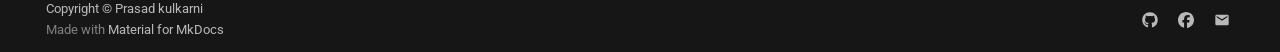
<file: blog/index.html>
<!doctype html>
<html lang="en" class="no-js">
  <head>
    
      <meta charset="utf-8">
      <meta name="viewport" content="width=device-width,initial-scale=1">
      
        <meta name="description" content="Portfolio of Prasad Kulkarni — GIS, Remote Sensing, and Spatial Data Science">
      
      
        <meta name="author" content="Prasad Kulkarni">
      
      
      
      
      
        
      
      
      <link rel="icon" href="../assets/images/favicon.png">
      <meta name="generator" content="mkdocs-1.6.1, mkdocs-material-9.7.6">
    
    
      
        <title>Blog - Prasad's Portfolio</title>
      
    
    
      <link rel="stylesheet" href="../assets/stylesheets/main.484c7ddc.min.css">
      
        
        <link rel="stylesheet" href="../assets/stylesheets/palette.ab4e12ef.min.css">
      
      


    
    
      
    
    
      
        
        
        <link rel="preconnect" href="https://fonts.gstatic.com" crossorigin>
        <link rel="stylesheet" href="https://fonts.googleapis.com/css?family=Roboto:300,300i,400,400i,700,700i%7CRoboto+Mono:400,400i,700,700i&display=fallback">
        <style>:root{--md-text-font:"Roboto";--md-code-font:"Roboto Mono"}</style>
      
    
    
      <link rel="stylesheet" href="../assets/css/extra.css">
    
    <script>__md_scope=new URL("..",location),__md_hash=e=>[...e].reduce(((e,_)=>(e<<5)-e+_.charCodeAt(0)),0),__md_get=(e,_=localStorage,t=__md_scope)=>JSON.parse(_.getItem(t.pathname+"."+e)),__md_set=(e,_,t=localStorage,a=__md_scope)=>{try{t.setItem(a.pathname+"."+e,JSON.stringify(_))}catch(e){}}</script>
    
      

    
    
  </head>
  
  
    
    
      
    
    
    
    
    <body dir="ltr" data-md-color-scheme="default" data-md-color-primary="light-blue" data-md-color-accent="indigo">
  
    
    <input class="md-toggle" data-md-toggle="drawer" type="checkbox" id="__drawer" autocomplete="off">
    <input class="md-toggle" data-md-toggle="search" type="checkbox" id="__search" autocomplete="off">
    <label class="md-overlay" for="__drawer"></label>
    <div data-md-component="skip">
      
        
        <a href="#blog" class="md-skip">
          Skip to content
        </a>
      
    </div>
    <div data-md-component="announce">
      
    </div>
    
    
      

<header class="md-header" data-md-component="header">
  <nav class="md-header__inner md-grid" aria-label="Header">
    <a href=".." title="Prasad&#39;s Portfolio" class="md-header__button md-logo" aria-label="Prasad's Portfolio" data-md-component="logo">
      
  
  <svg xmlns="http://www.w3.org/2000/svg" viewBox="0 0 24 24"><path d="M12.74 5.47c2.36 1.03 3.61 3.56 3.18 5.99A6 6 0 0 1 18 16v.17a3 3 0 0 1 1-.17 3 3 0 0 1 3 3 3 3 0 0 1-3 3H6a4 4 0 0 1-4-4 4 4 0 0 1 4-4h.27C5 12.45 4.6 10.24 5.5 8.26a5.49 5.49 0 0 1 7.24-2.79m-.81 1.83c-1.77-.8-3.84.01-4.62 1.77-.46 1.02-.38 2.15.1 3.06A5.99 5.99 0 0 1 12 10c.7 0 1.38.12 2 .34a3.51 3.51 0 0 0-2.07-3.04m1.62-3.66c-.55-.24-1.1-.41-1.67-.52l2.49-1.3.9 2.89a7.7 7.7 0 0 0-1.72-1.07m-7.46.8c-.49.35-.92.75-1.29 1.19l.11-2.81 2.96.68c-.62.21-1.22.53-1.78.94M18 9.71c-.09-.59-.22-1.16-.41-1.71l2.38 1.5-2.05 2.23c.11-.65.13-1.33.08-2.02M3.04 11.3c.07.6.2 1.17.39 1.7l-2.37-1.5L3.1 9.28c-.1.65-.13 1.33-.06 2.02M19 18h-3v-2a4 4 0 0 0-4-4 4 4 0 0 0-4 4H6a2 2 0 0 0-2 2 2 2 0 0 0 2 2h13a1 1 0 0 0 1-1 1 1 0 0 0-1-1"/></svg>

    </a>
    <label class="md-header__button md-icon" for="__drawer">
      
      <svg xmlns="http://www.w3.org/2000/svg" viewBox="0 0 24 24"><path d="M3 6h18v2H3zm0 5h18v2H3zm0 5h18v2H3z"/></svg>
    </label>
    <div class="md-header__title" data-md-component="header-title">
      <div class="md-header__ellipsis">
        <div class="md-header__topic">
          <span class="md-ellipsis">
            Prasad's Portfolio
          </span>
        </div>
        <div class="md-header__topic" data-md-component="header-topic">
          <span class="md-ellipsis">
            
              Blog
            
          </span>
        </div>
      </div>
    </div>
    
      
        <form class="md-header__option" data-md-component="palette">
  
    
    
    
    <input class="md-option" data-md-color-media="" data-md-color-scheme="default" data-md-color-primary="light-blue" data-md-color-accent="indigo"  aria-label="Switch to dark mode"  type="radio" name="__palette" id="__palette_0">
    
      <label class="md-header__button md-icon" title="Switch to dark mode" for="__palette_1" hidden>
        <svg xmlns="http://www.w3.org/2000/svg" viewBox="0 0 24 24"><path d="M12 8a4 4 0 0 0-4 4 4 4 0 0 0 4 4 4 4 0 0 0 4-4 4 4 0 0 0-4-4m0 10a6 6 0 0 1-6-6 6 6 0 0 1 6-6 6 6 0 0 1 6 6 6 6 0 0 1-6 6m8-9.31V4h-4.69L12 .69 8.69 4H4v4.69L.69 12 4 15.31V20h4.69L12 23.31 15.31 20H20v-4.69L23.31 12z"/></svg>
      </label>
    
  
    
    
    
    <input class="md-option" data-md-color-media="" data-md-color-scheme="slate" data-md-color-primary="black" data-md-color-accent="indigo"  aria-label="Switch to light mode"  type="radio" name="__palette" id="__palette_1">
    
      <label class="md-header__button md-icon" title="Switch to light mode" for="__palette_0" hidden>
        <svg xmlns="http://www.w3.org/2000/svg" viewBox="0 0 24 24"><path d="M12 18c-.89 0-1.74-.2-2.5-.55C11.56 16.5 13 14.42 13 12s-1.44-4.5-3.5-5.45C10.26 6.2 11.11 6 12 6a6 6 0 0 1 6 6 6 6 0 0 1-6 6m8-9.31V4h-4.69L12 .69 8.69 4H4v4.69L.69 12 4 15.31V20h4.69L12 23.31 15.31 20H20v-4.69L23.31 12z"/></svg>
      </label>
    
  
</form>
      
    
    
      <script>var palette=__md_get("__palette");if(palette&&palette.color){if("(prefers-color-scheme)"===palette.color.media){var media=matchMedia("(prefers-color-scheme: light)"),input=document.querySelector(media.matches?"[data-md-color-media='(prefers-color-scheme: light)']":"[data-md-color-media='(prefers-color-scheme: dark)']");palette.color.media=input.getAttribute("data-md-color-media"),palette.color.scheme=input.getAttribute("data-md-color-scheme"),palette.color.primary=input.getAttribute("data-md-color-primary"),palette.color.accent=input.getAttribute("data-md-color-accent")}for(var[key,value]of Object.entries(palette.color))document.body.setAttribute("data-md-color-"+key,value)}</script>
    
    
    
      
      
        <label class="md-header__button md-icon" for="__search">
          
          <svg xmlns="http://www.w3.org/2000/svg" viewBox="0 0 24 24"><path d="M9.5 3A6.5 6.5 0 0 1 16 9.5c0 1.61-.59 3.09-1.56 4.23l.27.27h.79l5 5-1.5 1.5-5-5v-.79l-.27-.27A6.52 6.52 0 0 1 9.5 16 6.5 6.5 0 0 1 3 9.5 6.5 6.5 0 0 1 9.5 3m0 2C7 5 5 7 5 9.5S7 14 9.5 14 14 12 14 9.5 12 5 9.5 5"/></svg>
        </label>
        <div class="md-search" data-md-component="search" role="dialog">
  <label class="md-search__overlay" for="__search"></label>
  <div class="md-search__inner" role="search">
    <form class="md-search__form" name="search">
      <input type="text" class="md-search__input" name="query" aria-label="Search" placeholder="Search" autocapitalize="off" autocorrect="off" autocomplete="off" spellcheck="false" data-md-component="search-query" required>
      <label class="md-search__icon md-icon" for="__search">
        
        <svg xmlns="http://www.w3.org/2000/svg" viewBox="0 0 24 24"><path d="M9.5 3A6.5 6.5 0 0 1 16 9.5c0 1.61-.59 3.09-1.56 4.23l.27.27h.79l5 5-1.5 1.5-5-5v-.79l-.27-.27A6.52 6.52 0 0 1 9.5 16 6.5 6.5 0 0 1 3 9.5 6.5 6.5 0 0 1 9.5 3m0 2C7 5 5 7 5 9.5S7 14 9.5 14 14 12 14 9.5 12 5 9.5 5"/></svg>
        
        <svg xmlns="http://www.w3.org/2000/svg" viewBox="0 0 24 24"><path d="M20 11v2H8l5.5 5.5-1.42 1.42L4.16 12l7.92-7.92L13.5 5.5 8 11z"/></svg>
      </label>
      <nav class="md-search__options" aria-label="Search">
        
        <button type="reset" class="md-search__icon md-icon" title="Clear" aria-label="Clear" tabindex="-1">
          
          <svg xmlns="http://www.w3.org/2000/svg" viewBox="0 0 24 24"><path d="M19 6.41 17.59 5 12 10.59 6.41 5 5 6.41 10.59 12 5 17.59 6.41 19 12 13.41 17.59 19 19 17.59 13.41 12z"/></svg>
        </button>
      </nav>
      
    </form>
    <div class="md-search__output">
      <div class="md-search__scrollwrap" tabindex="0" data-md-scrollfix>
        <div class="md-search-result" data-md-component="search-result">
          <div class="md-search-result__meta">
            Initializing search
          </div>
          <ol class="md-search-result__list" role="presentation"></ol>
        </div>
      </div>
    </div>
  </div>
</div>
      
    
    
  </nav>
  
</header>
    
    <div class="md-container" data-md-component="container">
      
      
        
          
            
<nav class="md-tabs" aria-label="Tabs" data-md-component="tabs">
  <div class="md-grid">
    <ul class="md-tabs__list">
      
        
  
  
  
  
    <li class="md-tabs__item">
      <a href=".." class="md-tabs__link">
        
  
  
    
  
  Home

      </a>
    </li>
  

      
        
  
  
  
  
    
    
      <li class="md-tabs__item">
        <a href="../projects/" class="md-tabs__link">
          
  
  
  Projects

        </a>
      </li>
    
  

      
        
  
  
  
  
    <li class="md-tabs__item">
      <a href="../cartography/" class="md-tabs__link">
        
  
  
    
  
  Cartography

      </a>
    </li>
  

      
        
  
  
  
  
    <li class="md-tabs__item">
      <a href="../contact/" class="md-tabs__link">
        
  
  
    
  
  Contact

      </a>
    </li>
  

      
    </ul>
  </div>
</nav>
          
        
      
      <main class="md-main" data-md-component="main">
        <div class="md-main__inner md-grid">
          
            
              
                
              
              <div class="md-sidebar md-sidebar--primary" data-md-component="sidebar" data-md-type="navigation" hidden>
                <div class="md-sidebar__scrollwrap">
                  <div class="md-sidebar__inner">
                    


  


<nav class="md-nav md-nav--primary md-nav--lifted" aria-label="Navigation" data-md-level="0">
  <label class="md-nav__title" for="__drawer">
    <a href=".." title="Prasad&#39;s Portfolio" class="md-nav__button md-logo" aria-label="Prasad's Portfolio" data-md-component="logo">
      
  
  <svg xmlns="http://www.w3.org/2000/svg" viewBox="0 0 24 24"><path d="M12.74 5.47c2.36 1.03 3.61 3.56 3.18 5.99A6 6 0 0 1 18 16v.17a3 3 0 0 1 1-.17 3 3 0 0 1 3 3 3 3 0 0 1-3 3H6a4 4 0 0 1-4-4 4 4 0 0 1 4-4h.27C5 12.45 4.6 10.24 5.5 8.26a5.49 5.49 0 0 1 7.24-2.79m-.81 1.83c-1.77-.8-3.84.01-4.62 1.77-.46 1.02-.38 2.15.1 3.06A5.99 5.99 0 0 1 12 10c.7 0 1.38.12 2 .34a3.51 3.51 0 0 0-2.07-3.04m1.62-3.66c-.55-.24-1.1-.41-1.67-.52l2.49-1.3.9 2.89a7.7 7.7 0 0 0-1.72-1.07m-7.46.8c-.49.35-.92.75-1.29 1.19l.11-2.81 2.96.68c-.62.21-1.22.53-1.78.94M18 9.71c-.09-.59-.22-1.16-.41-1.71l2.38 1.5-2.05 2.23c.11-.65.13-1.33.08-2.02M3.04 11.3c.07.6.2 1.17.39 1.7l-2.37-1.5L3.1 9.28c-.1.65-.13 1.33-.06 2.02M19 18h-3v-2a4 4 0 0 0-4-4 4 4 0 0 0-4 4H6a2 2 0 0 0-2 2 2 2 0 0 0 2 2h13a1 1 0 0 0 1-1 1 1 0 0 0-1-1"/></svg>

    </a>
    Prasad's Portfolio
  </label>
  
  <ul class="md-nav__list" data-md-scrollfix>
    
      
      
  
  
  
  
    <li class="md-nav__item">
      <a href=".." class="md-nav__link">
        
  
  
  <span class="md-ellipsis">
    
  
    Home
  

    
  </span>
  
  

      </a>
    </li>
  

    
      
      
  
  
  
  
    
    
    
    
      
      
    
    
    <li class="md-nav__item md-nav__item--nested">
      
        
        
        <input class="md-nav__toggle md-toggle " type="checkbox" id="__nav_2" >
        
          
          <label class="md-nav__link" for="__nav_2" id="__nav_2_label" tabindex="0">
            
  
  
  <span class="md-ellipsis">
    
  
    Projects
  

    
  </span>
  
  

            <span class="md-nav__icon md-icon"></span>
          </label>
        
        <nav class="md-nav" data-md-level="1" aria-labelledby="__nav_2_label" aria-expanded="false">
          <label class="md-nav__title" for="__nav_2">
            <span class="md-nav__icon md-icon"></span>
            
  
    Projects
  

          </label>
          <ul class="md-nav__list" data-md-scrollfix>
            
              
                
  
  
  
  
    <li class="md-nav__item">
      <a href="../projects/" class="md-nav__link">
        
  
  
  <span class="md-ellipsis">
    
  
    All Projects
  

    
  </span>
  
  

      </a>
    </li>
  

              
            
              
                
  
  
  
  
    <li class="md-nav__item">
      <a href="../projects/godavari-flood/" class="md-nav__link">
        
  
  
  <span class="md-ellipsis">
    
  
    Flood Mapping Project
  

    
  </span>
  
  

      </a>
    </li>
  

              
            
              
                
  
  
  
  
    <li class="md-nav__item">
      <a href="../projects/Daily-Rainfall-From-IMD-Gridded-Data/" class="md-nav__link">
        
  
  
  <span class="md-ellipsis">
    
  
    Daily Rainfall Data Download from IMD
  

    
  </span>
  
  

      </a>
    </li>
  

              
            
          </ul>
        </nav>
      
    </li>
  

    
      
      
  
  
  
  
    <li class="md-nav__item">
      <a href="../cartography/" class="md-nav__link">
        
  
  
  <span class="md-ellipsis">
    
  
    Cartography
  

    
  </span>
  
  

      </a>
    </li>
  

    
      
      
  
  
  
  
    <li class="md-nav__item">
      <a href="../contact/" class="md-nav__link">
        
  
  
  <span class="md-ellipsis">
    
  
    Contact
  

    
  </span>
  
  

      </a>
    </li>
  

    
  </ul>
</nav>
                  </div>
                </div>
              </div>
            
            
              
                
              
              <div class="md-sidebar md-sidebar--secondary" data-md-component="sidebar" data-md-type="toc" hidden>
                <div class="md-sidebar__scrollwrap">
                  <div class="md-sidebar__inner">
                    

<nav class="md-nav md-nav--secondary" aria-label="Table of contents">
  
  
  
    
  
  
    <label class="md-nav__title" for="__toc">
      <span class="md-nav__icon md-icon"></span>
      Table of contents
    </label>
    <ul class="md-nav__list" data-md-component="toc" data-md-scrollfix>
      
        <li class="md-nav__item">
  <a href="#how-to-add-a-new-post" class="md-nav__link">
    <span class="md-ellipsis">
      
        How to add a new post
      
    </span>
  </a>
  
</li>
      
    </ul>
  
</nav>
                  </div>
                </div>
              </div>
            
          
          
            <div class="md-content" data-md-component="content">
              
              <article class="md-content__inner md-typeset">
                
                  
  




<h1 id="blog">Blog</h1>
<p>A selection of blog posts. Click any card to open the full article.</p>
<div class="blog-grid">
<div class="blog-card">
<p><img alt="" src="../assets/images/rs_post01_01.png" /></p>
<p><strong><a href="sample-post/">Sample Blog Post</a></strong></p>
<div class="text-justyfy">
<p>Remote Sensing is a tool for gathering information about objects at a distance. Humans and animals use their eyes to be sensing and collecting information about objects around close proximity. </p>
</div>
<p><code>Blog</code> <code>Geospatial</code> <code>Story</code></p>
<p><a class="md-button" href="sample-post/">Read Post →</a></p>
</div>
<div class="blog-card">
<p><img alt="" src="../assets/images/placeholder-project.png" /></p>
<p><strong><a href="sample-post/">Sample Blog Post</a></strong></p>
<div class="text-justyfy">
<p>Remote Sensing is a tool for gathering information about objects at a distance. Humans and animals use their eyes to be sensing and collecting information about objects around close proximity. </p>
</div>
<p><code>Blog</code> <code>Geospatial</code> <code>Story</code></p>
<p><a class="md-button" href="sample-post/">Read Post →</a></p>
</div>
<div class="blog-card">
<p><img alt="" src="../assets/images/placeholder-project.png" /></p>
<p><strong><a href="sample-post/">Sample Blog Post</a></strong></p>
<div class="text-justyfy">
<p>Remote Sensing is a tool for gathering information about objects at a distance. Humans and animals use their eyes to be sensing and collecting information about objects around close proximity. </p>
</div>
<p><code>Blog</code> <code>Geospatial</code> <code>Story</code></p>
<p><a class="md-button" href="sample-post/">Read Post →</a></p>
</div>
<div class="blog-card">
<p><img alt="" src="../assets/images/placeholder-project.png" /></p>
<p><strong><a href="sample-post/">Sample Blog Post</a></strong></p>
<div class="text-justyfy">
<p>Remote Sensing is a tool for gathering information about objects at a distance. Humans and animals use their eyes to be sensing and collecting information about objects around close proximity. </p>
</div>
<p><code>Blog</code> <code>Geospatial</code> <code>Story</code></p>
<p><a class="md-button" href="sample-post/">Read Post →</a></p>
</div>
<div class="blog-card">
<p><img alt="" src="../assets/images/placeholder-project.png" /></p>
<p><strong><a href="sample-post/">Sample Blog Post</a></strong></p>
<div class="text-justyfy">
<p>Remote Sensing is a tool for gathering information about objects at a distance. Humans and animals use their eyes to be sensing and collecting information about objects around close proximity. </p>
</div>
<p><code>Blog</code> <code>Geospatial</code> <code>Story</code></p>
<p><a class="md-button" href="sample-post/">Read Post →</a></p>
</div>
</div>
<hr />
<h2 id="how-to-add-a-new-post">How to add a new post</h2>
<ol>
<li>Create a new markdown file under <code>docs/blog/</code>, such as <code>my-first-post.md</code>.</li>
<li>Add the post to the blog index by copying one of the card blocks above and updating the title, image, and link.</li>
<li>Optionally update <code>mkdocs.yml</code> if you want the post to appear in the site navigation outside the blog index.</li>
<li>Preview the site with <code>mkdocs serve</code>.</li>
</ol>







  
  




  



                
              </article>
            </div>
          
          
<script>var target=document.getElementById(location.hash.slice(1));target&&target.name&&(target.checked=target.name.startsWith("__tabbed_"))</script>
        </div>
        
          <button type="button" class="md-top md-icon" data-md-component="top" hidden>
  
  <svg xmlns="http://www.w3.org/2000/svg" viewBox="0 0 24 24"><path d="M13 20h-2V8l-5.5 5.5-1.42-1.42L12 4.16l7.92 7.92-1.42 1.42L13 8z"/></svg>
  Back to top
</button>
        
      </main>
      
        <footer class="md-footer">
  
  <div class="md-footer-meta md-typeset">
    <div class="md-footer-meta__inner md-grid">
      <div class="md-copyright">
  
    <div class="md-copyright__highlight">
      Copyright &copy; Prasad kulkarni
    </div>
  
  
    Made with
    <a href="https://squidfunk.github.io/mkdocs-material/" target="_blank" rel="noopener">
      Material for MkDocs
    </a>
  
</div>
      
        
<div class="md-social">
  
    
    
    
    
      
      
    
    <a href="https://github.com/kulprasad2007" target="_blank" rel="noopener" title="github.com" class="md-social__link">
      <svg xmlns="http://www.w3.org/2000/svg" viewBox="0 0 512 512"><!--! Font Awesome Free 7.1.0 by @fontawesome - https://fontawesome.com License - https://fontawesome.com/license/free (Icons: CC BY 4.0, Fonts: SIL OFL 1.1, Code: MIT License) Copyright 2025 Fonticons, Inc.--><path d="M173.9 397.4c0 2-2.3 3.6-5.2 3.6-3.3.3-5.6-1.3-5.6-3.6 0-2 2.3-3.6 5.2-3.6 3-.3 5.6 1.3 5.6 3.6m-31.1-4.5c-.7 2 1.3 4.3 4.3 4.9 2.6 1 5.6 0 6.2-2s-1.3-4.3-4.3-5.2c-2.6-.7-5.5.3-6.2 2.3m44.2-1.7c-2.9.7-4.9 2.6-4.6 4.9.3 2 2.9 3.3 5.9 2.6 2.9-.7 4.9-2.6 4.6-4.6-.3-1.9-3-3.2-5.9-2.9M252.8 8C114.1 8 8 113.3 8 252c0 110.9 69.8 205.8 169.5 239.2 12.8 2.3 17.3-5.6 17.3-12.1 0-6.2-.3-40.4-.3-61.4 0 0-70 15-84.7-29.8 0 0-11.4-29.1-27.8-36.6 0 0-22.9-15.7 1.6-15.4 0 0 24.9 2 38.6 25.8 21.9 38.6 58.6 27.5 72.9 20.9 2.3-16 8.8-27.1 16-33.7-55.9-6.2-112.3-14.3-112.3-110.5 0-27.5 7.6-41.3 23.6-58.9-2.6-6.5-11.1-33.3 2.6-67.9 20.9-6.5 69 27 69 27 20-5.6 41.5-8.5 62.8-8.5s42.8 2.9 62.8 8.5c0 0 48.1-33.6 69-27 13.7 34.7 5.2 61.4 2.6 67.9 16 17.7 25.8 31.5 25.8 58.9 0 96.5-58.9 104.2-114.8 110.5 9.2 7.9 17 22.9 17 46.4 0 33.7-.3 75.4-.3 83.6 0 6.5 4.6 14.4 17.3 12.1C436.2 457.8 504 362.9 504 252 504 113.3 391.5 8 252.8 8M105.2 352.9c-1.3 1-1 3.3.7 5.2 1.6 1.6 3.9 2.3 5.2 1 1.3-1 1-3.3-.7-5.2-1.6-1.6-3.9-2.3-5.2-1m-10.8-8.1c-.7 1.3.3 2.9 2.3 3.9 1.6 1 3.6.7 4.3-.7.7-1.3-.3-2.9-2.3-3.9-2-.6-3.6-.3-4.3.7m32.4 35.6c-1.6 1.3-1 4.3 1.3 6.2 2.3 2.3 5.2 2.6 6.5 1 1.3-1.3.7-4.3-1.3-6.2-2.2-2.3-5.2-2.6-6.5-1m-11.4-14.7c-1.6 1-1.6 3.6 0 5.9s4.3 3.3 5.6 2.3c1.6-1.3 1.6-3.9 0-6.2-1.4-2.3-4-3.3-5.6-2"/></svg>
    </a>
  
    
    
    
    
      
      
    
    <a href="https://facebook.com/kulprasad2007" target="_blank" rel="noopener" title="facebook.com" class="md-social__link">
      <svg xmlns="http://www.w3.org/2000/svg" viewBox="0 0 512 512"><!--! Font Awesome Free 7.1.0 by @fontawesome - https://fontawesome.com License - https://fontawesome.com/license/free (Icons: CC BY 4.0, Fonts: SIL OFL 1.1, Code: MIT License) Copyright 2025 Fonticons, Inc.--><path d="M512 256C512 114.6 397.4 0 256 0S0 114.6 0 256c0 120 82.7 220.8 194.2 248.5V334.2h-52.8V256h52.8v-33.7c0-87.1 39.4-127.5 125-127.5 16.2 0 44.2 3.2 55.7 6.4V172c-6-.6-16.5-1-29.6-1-42 0-58.2 15.9-58.2 57.2V256h83.6l-14.4 78.2H287v175.9C413.8 494.8 512 386.9 512 256"/></svg>
    </a>
  
    
    
    
    
    <a href="mailto:kulprasad2024@outlook.com" target="_blank" rel="noopener" title="" class="md-social__link">
      <svg xmlns="http://www.w3.org/2000/svg" viewBox="0 0 24 24"><path d="m20 8-8 5-8-5V6l8 5 8-5m0-2H4c-1.11 0-2 .89-2 2v12a2 2 0 0 0 2 2h16a2 2 0 0 0 2-2V6a2 2 0 0 0-2-2"/></svg>
    </a>
  
</div>
      
    </div>
  </div>
</footer>
      
    </div>
    <div class="md-dialog" data-md-component="dialog">
      <div class="md-dialog__inner md-typeset"></div>
    </div>
    
    
    
      
      
      <script id="__config" type="application/json">{"annotate": null, "base": "..", "features": ["navigation.tabs", "navigation.top", "content.code.copy"], "search": "../assets/javascripts/workers/search.2c215733.min.js", "tags": null, "translations": {"clipboard.copied": "Copied to clipboard", "clipboard.copy": "Copy to clipboard", "search.result.more.one": "1 more on this page", "search.result.more.other": "# more on this page", "search.result.none": "No matching documents", "search.result.one": "1 matching document", "search.result.other": "# matching documents", "search.result.placeholder": "Type to start searching", "search.result.term.missing": "Missing", "select.version": "Select version"}, "version": null}</script>
    
    
      <script src="../assets/javascripts/bundle.79ae519e.min.js"></script>
      
    
  </body>
</html>
</file>
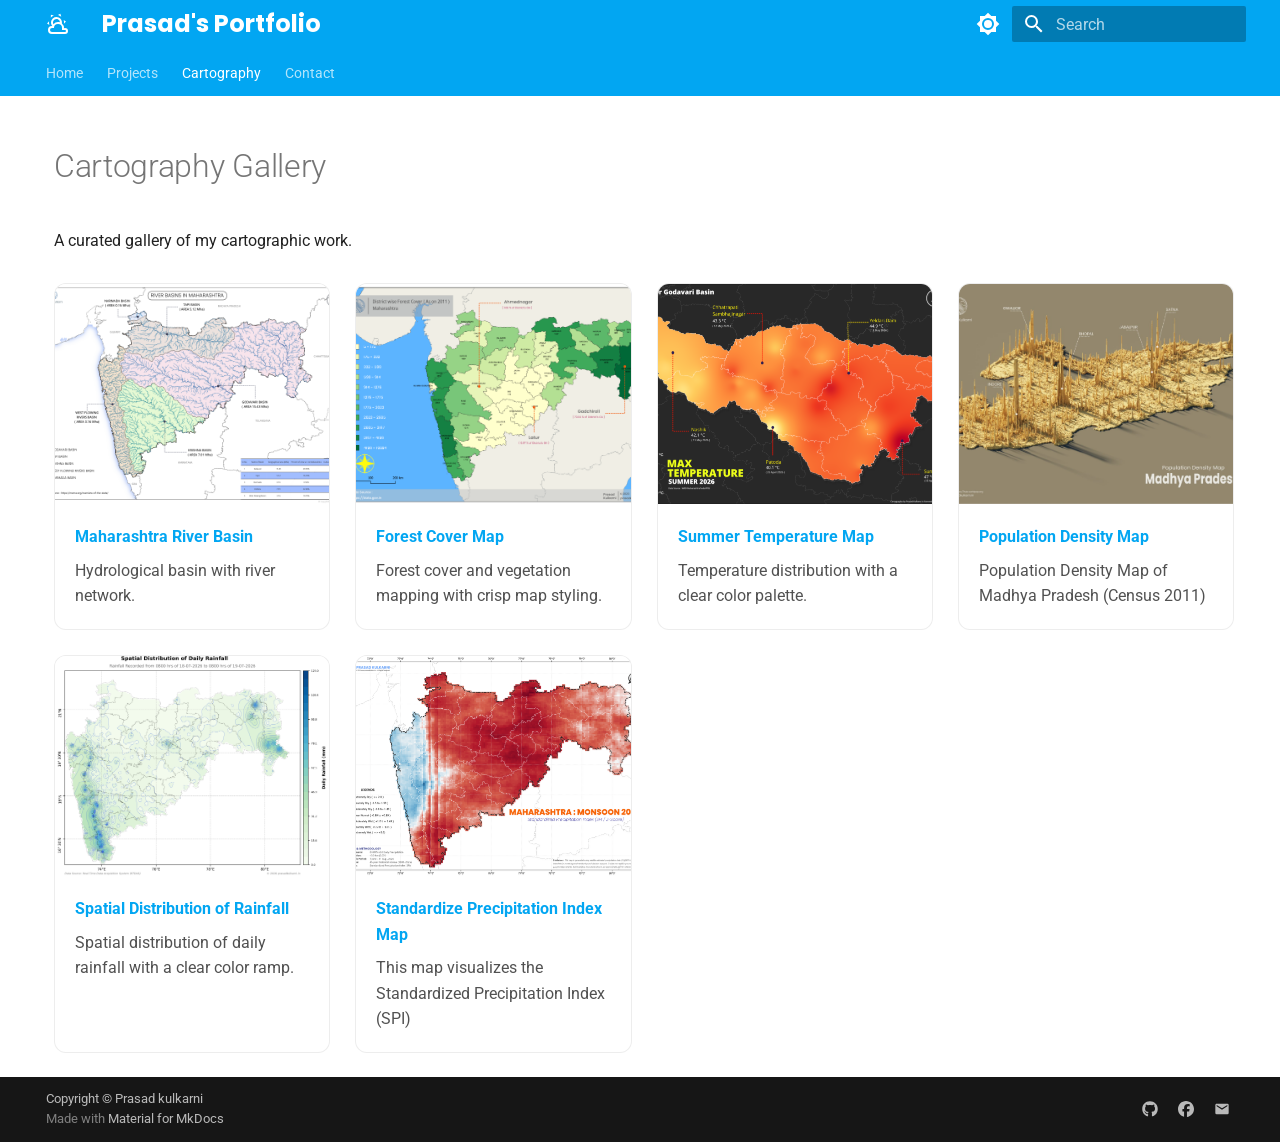
<file: cartography/index.html>
<!doctype html>
<html lang="en" class="no-js">
  <head>
    
      <meta charset="utf-8">
      <meta name="viewport" content="width=device-width,initial-scale=1">
      
        <meta name="description" content="Portfolio of Prasad Kulkarni — GIS, Remote Sensing, and Spatial Data Science">
      
      
        <meta name="author" content="Prasad Kulkarni">
      
      
      
        <link rel="prev" href="../projects/Daily-Rainfall-From-IMD-Gridded-Data/">
      
      
        <link rel="next" href="../contact/">
      
      
        
      
      
      <link rel="icon" href="../assets/images/favicon.png">
      <meta name="generator" content="mkdocs-1.6.1, mkdocs-material-9.7.6">
    
    
      
        <title>Cartography - Prasad's Portfolio</title>
      
    
    
      <link rel="stylesheet" href="../assets/stylesheets/main.484c7ddc.min.css">
      
        
        <link rel="stylesheet" href="../assets/stylesheets/palette.ab4e12ef.min.css">
      
      


    
    
      
    
    
      
        
        
        <link rel="preconnect" href="https://fonts.gstatic.com" crossorigin>
        <link rel="stylesheet" href="https://fonts.googleapis.com/css?family=Roboto:300,300i,400,400i,700,700i%7CRoboto+Mono:400,400i,700,700i&display=fallback">
        <style>:root{--md-text-font:"Roboto";--md-code-font:"Roboto Mono"}</style>
      
    
    
      <link rel="stylesheet" href="../assets/css/extra.css">
    
    <script>__md_scope=new URL("..",location),__md_hash=e=>[...e].reduce(((e,_)=>(e<<5)-e+_.charCodeAt(0)),0),__md_get=(e,_=localStorage,t=__md_scope)=>JSON.parse(_.getItem(t.pathname+"."+e)),__md_set=(e,_,t=localStorage,a=__md_scope)=>{try{t.setItem(a.pathname+"."+e,JSON.stringify(_))}catch(e){}}</script>
    
      

    
    
  </head>
  
  
    
    
      
    
    
    
    
    <body dir="ltr" data-md-color-scheme="default" data-md-color-primary="light-blue" data-md-color-accent="indigo">
  
    
    <input class="md-toggle" data-md-toggle="drawer" type="checkbox" id="__drawer" autocomplete="off">
    <input class="md-toggle" data-md-toggle="search" type="checkbox" id="__search" autocomplete="off">
    <label class="md-overlay" for="__drawer"></label>
    <div data-md-component="skip">
      
        
        <a href="#cartography-gallery" class="md-skip">
          Skip to content
        </a>
      
    </div>
    <div data-md-component="announce">
      
    </div>
    
    
      

<header class="md-header" data-md-component="header">
  <nav class="md-header__inner md-grid" aria-label="Header">
    <a href=".." title="Prasad&#39;s Portfolio" class="md-header__button md-logo" aria-label="Prasad's Portfolio" data-md-component="logo">
      
  
  <svg xmlns="http://www.w3.org/2000/svg" viewBox="0 0 24 24"><path d="M12.74 5.47c2.36 1.03 3.61 3.56 3.18 5.99A6 6 0 0 1 18 16v.17a3 3 0 0 1 1-.17 3 3 0 0 1 3 3 3 3 0 0 1-3 3H6a4 4 0 0 1-4-4 4 4 0 0 1 4-4h.27C5 12.45 4.6 10.24 5.5 8.26a5.49 5.49 0 0 1 7.24-2.79m-.81 1.83c-1.77-.8-3.84.01-4.62 1.77-.46 1.02-.38 2.15.1 3.06A5.99 5.99 0 0 1 12 10c.7 0 1.38.12 2 .34a3.51 3.51 0 0 0-2.07-3.04m1.62-3.66c-.55-.24-1.1-.41-1.67-.52l2.49-1.3.9 2.89a7.7 7.7 0 0 0-1.72-1.07m-7.46.8c-.49.35-.92.75-1.29 1.19l.11-2.81 2.96.68c-.62.21-1.22.53-1.78.94M18 9.71c-.09-.59-.22-1.16-.41-1.71l2.38 1.5-2.05 2.23c.11-.65.13-1.33.08-2.02M3.04 11.3c.07.6.2 1.17.39 1.7l-2.37-1.5L3.1 9.28c-.1.65-.13 1.33-.06 2.02M19 18h-3v-2a4 4 0 0 0-4-4 4 4 0 0 0-4 4H6a2 2 0 0 0-2 2 2 2 0 0 0 2 2h13a1 1 0 0 0 1-1 1 1 0 0 0-1-1"/></svg>

    </a>
    <label class="md-header__button md-icon" for="__drawer">
      
      <svg xmlns="http://www.w3.org/2000/svg" viewBox="0 0 24 24"><path d="M3 6h18v2H3zm0 5h18v2H3zm0 5h18v2H3z"/></svg>
    </label>
    <div class="md-header__title" data-md-component="header-title">
      <div class="md-header__ellipsis">
        <div class="md-header__topic">
          <span class="md-ellipsis">
            Prasad's Portfolio
          </span>
        </div>
        <div class="md-header__topic" data-md-component="header-topic">
          <span class="md-ellipsis">
            
              Cartography
            
          </span>
        </div>
      </div>
    </div>
    
      
        <form class="md-header__option" data-md-component="palette">
  
    
    
    
    <input class="md-option" data-md-color-media="" data-md-color-scheme="default" data-md-color-primary="light-blue" data-md-color-accent="indigo"  aria-label="Switch to dark mode"  type="radio" name="__palette" id="__palette_0">
    
      <label class="md-header__button md-icon" title="Switch to dark mode" for="__palette_1" hidden>
        <svg xmlns="http://www.w3.org/2000/svg" viewBox="0 0 24 24"><path d="M12 8a4 4 0 0 0-4 4 4 4 0 0 0 4 4 4 4 0 0 0 4-4 4 4 0 0 0-4-4m0 10a6 6 0 0 1-6-6 6 6 0 0 1 6-6 6 6 0 0 1 6 6 6 6 0 0 1-6 6m8-9.31V4h-4.69L12 .69 8.69 4H4v4.69L.69 12 4 15.31V20h4.69L12 23.31 15.31 20H20v-4.69L23.31 12z"/></svg>
      </label>
    
  
    
    
    
    <input class="md-option" data-md-color-media="" data-md-color-scheme="slate" data-md-color-primary="black" data-md-color-accent="indigo"  aria-label="Switch to light mode"  type="radio" name="__palette" id="__palette_1">
    
      <label class="md-header__button md-icon" title="Switch to light mode" for="__palette_0" hidden>
        <svg xmlns="http://www.w3.org/2000/svg" viewBox="0 0 24 24"><path d="M12 18c-.89 0-1.74-.2-2.5-.55C11.56 16.5 13 14.42 13 12s-1.44-4.5-3.5-5.45C10.26 6.2 11.11 6 12 6a6 6 0 0 1 6 6 6 6 0 0 1-6 6m8-9.31V4h-4.69L12 .69 8.69 4H4v4.69L.69 12 4 15.31V20h4.69L12 23.31 15.31 20H20v-4.69L23.31 12z"/></svg>
      </label>
    
  
</form>
      
    
    
      <script>var palette=__md_get("__palette");if(palette&&palette.color){if("(prefers-color-scheme)"===palette.color.media){var media=matchMedia("(prefers-color-scheme: light)"),input=document.querySelector(media.matches?"[data-md-color-media='(prefers-color-scheme: light)']":"[data-md-color-media='(prefers-color-scheme: dark)']");palette.color.media=input.getAttribute("data-md-color-media"),palette.color.scheme=input.getAttribute("data-md-color-scheme"),palette.color.primary=input.getAttribute("data-md-color-primary"),palette.color.accent=input.getAttribute("data-md-color-accent")}for(var[key,value]of Object.entries(palette.color))document.body.setAttribute("data-md-color-"+key,value)}</script>
    
    
    
      
      
        <label class="md-header__button md-icon" for="__search">
          
          <svg xmlns="http://www.w3.org/2000/svg" viewBox="0 0 24 24"><path d="M9.5 3A6.5 6.5 0 0 1 16 9.5c0 1.61-.59 3.09-1.56 4.23l.27.27h.79l5 5-1.5 1.5-5-5v-.79l-.27-.27A6.52 6.52 0 0 1 9.5 16 6.5 6.5 0 0 1 3 9.5 6.5 6.5 0 0 1 9.5 3m0 2C7 5 5 7 5 9.5S7 14 9.5 14 14 12 14 9.5 12 5 9.5 5"/></svg>
        </label>
        <div class="md-search" data-md-component="search" role="dialog">
  <label class="md-search__overlay" for="__search"></label>
  <div class="md-search__inner" role="search">
    <form class="md-search__form" name="search">
      <input type="text" class="md-search__input" name="query" aria-label="Search" placeholder="Search" autocapitalize="off" autocorrect="off" autocomplete="off" spellcheck="false" data-md-component="search-query" required>
      <label class="md-search__icon md-icon" for="__search">
        
        <svg xmlns="http://www.w3.org/2000/svg" viewBox="0 0 24 24"><path d="M9.5 3A6.5 6.5 0 0 1 16 9.5c0 1.61-.59 3.09-1.56 4.23l.27.27h.79l5 5-1.5 1.5-5-5v-.79l-.27-.27A6.52 6.52 0 0 1 9.5 16 6.5 6.5 0 0 1 3 9.5 6.5 6.5 0 0 1 9.5 3m0 2C7 5 5 7 5 9.5S7 14 9.5 14 14 12 14 9.5 12 5 9.5 5"/></svg>
        
        <svg xmlns="http://www.w3.org/2000/svg" viewBox="0 0 24 24"><path d="M20 11v2H8l5.5 5.5-1.42 1.42L4.16 12l7.92-7.92L13.5 5.5 8 11z"/></svg>
      </label>
      <nav class="md-search__options" aria-label="Search">
        
        <button type="reset" class="md-search__icon md-icon" title="Clear" aria-label="Clear" tabindex="-1">
          
          <svg xmlns="http://www.w3.org/2000/svg" viewBox="0 0 24 24"><path d="M19 6.41 17.59 5 12 10.59 6.41 5 5 6.41 10.59 12 5 17.59 6.41 19 12 13.41 17.59 19 19 17.59 13.41 12z"/></svg>
        </button>
      </nav>
      
    </form>
    <div class="md-search__output">
      <div class="md-search__scrollwrap" tabindex="0" data-md-scrollfix>
        <div class="md-search-result" data-md-component="search-result">
          <div class="md-search-result__meta">
            Initializing search
          </div>
          <ol class="md-search-result__list" role="presentation"></ol>
        </div>
      </div>
    </div>
  </div>
</div>
      
    
    
  </nav>
  
</header>
    
    <div class="md-container" data-md-component="container">
      
      
        
          
            
<nav class="md-tabs" aria-label="Tabs" data-md-component="tabs">
  <div class="md-grid">
    <ul class="md-tabs__list">
      
        
  
  
  
  
    <li class="md-tabs__item">
      <a href=".." class="md-tabs__link">
        
  
  
    
  
  Home

      </a>
    </li>
  

      
        
  
  
  
  
    
    
      <li class="md-tabs__item">
        <a href="../projects/" class="md-tabs__link">
          
  
  
  Projects

        </a>
      </li>
    
  

      
        
  
  
  
    
  
  
    <li class="md-tabs__item md-tabs__item--active">
      <a href="./" class="md-tabs__link">
        
  
  
    
  
  Cartography

      </a>
    </li>
  

      
        
  
  
  
  
    <li class="md-tabs__item">
      <a href="../contact/" class="md-tabs__link">
        
  
  
    
  
  Contact

      </a>
    </li>
  

      
    </ul>
  </div>
</nav>
          
        
      
      <main class="md-main" data-md-component="main">
        <div class="md-main__inner md-grid">
          
            
              
                
              
              <div class="md-sidebar md-sidebar--primary" data-md-component="sidebar" data-md-type="navigation" >
                <div class="md-sidebar__scrollwrap">
                  <div class="md-sidebar__inner">
                    


  


<nav class="md-nav md-nav--primary md-nav--lifted" aria-label="Navigation" data-md-level="0">
  <label class="md-nav__title" for="__drawer">
    <a href=".." title="Prasad&#39;s Portfolio" class="md-nav__button md-logo" aria-label="Prasad's Portfolio" data-md-component="logo">
      
  
  <svg xmlns="http://www.w3.org/2000/svg" viewBox="0 0 24 24"><path d="M12.74 5.47c2.36 1.03 3.61 3.56 3.18 5.99A6 6 0 0 1 18 16v.17a3 3 0 0 1 1-.17 3 3 0 0 1 3 3 3 3 0 0 1-3 3H6a4 4 0 0 1-4-4 4 4 0 0 1 4-4h.27C5 12.45 4.6 10.24 5.5 8.26a5.49 5.49 0 0 1 7.24-2.79m-.81 1.83c-1.77-.8-3.84.01-4.62 1.77-.46 1.02-.38 2.15.1 3.06A5.99 5.99 0 0 1 12 10c.7 0 1.38.12 2 .34a3.51 3.51 0 0 0-2.07-3.04m1.62-3.66c-.55-.24-1.1-.41-1.67-.52l2.49-1.3.9 2.89a7.7 7.7 0 0 0-1.72-1.07m-7.46.8c-.49.35-.92.75-1.29 1.19l.11-2.81 2.96.68c-.62.21-1.22.53-1.78.94M18 9.71c-.09-.59-.22-1.16-.41-1.71l2.38 1.5-2.05 2.23c.11-.65.13-1.33.08-2.02M3.04 11.3c.07.6.2 1.17.39 1.7l-2.37-1.5L3.1 9.28c-.1.65-.13 1.33-.06 2.02M19 18h-3v-2a4 4 0 0 0-4-4 4 4 0 0 0-4 4H6a2 2 0 0 0-2 2 2 2 0 0 0 2 2h13a1 1 0 0 0 1-1 1 1 0 0 0-1-1"/></svg>

    </a>
    Prasad's Portfolio
  </label>
  
  <ul class="md-nav__list" data-md-scrollfix>
    
      
      
  
  
  
  
    <li class="md-nav__item">
      <a href=".." class="md-nav__link">
        
  
  
  <span class="md-ellipsis">
    
  
    Home
  

    
  </span>
  
  

      </a>
    </li>
  

    
      
      
  
  
  
  
    
    
    
    
      
      
    
    
    <li class="md-nav__item md-nav__item--nested">
      
        
        
        <input class="md-nav__toggle md-toggle " type="checkbox" id="__nav_2" >
        
          
          <label class="md-nav__link" for="__nav_2" id="__nav_2_label" tabindex="0">
            
  
  
  <span class="md-ellipsis">
    
  
    Projects
  

    
  </span>
  
  

            <span class="md-nav__icon md-icon"></span>
          </label>
        
        <nav class="md-nav" data-md-level="1" aria-labelledby="__nav_2_label" aria-expanded="false">
          <label class="md-nav__title" for="__nav_2">
            <span class="md-nav__icon md-icon"></span>
            
  
    Projects
  

          </label>
          <ul class="md-nav__list" data-md-scrollfix>
            
              
                
  
  
  
  
    <li class="md-nav__item">
      <a href="../projects/" class="md-nav__link">
        
  
  
  <span class="md-ellipsis">
    
  
    All Projects
  

    
  </span>
  
  

      </a>
    </li>
  

              
            
              
                
  
  
  
  
    <li class="md-nav__item">
      <a href="../projects/godavari-flood/" class="md-nav__link">
        
  
  
  <span class="md-ellipsis">
    
  
    Flood Mapping Project
  

    
  </span>
  
  

      </a>
    </li>
  

              
            
              
                
  
  
  
  
    <li class="md-nav__item">
      <a href="../projects/Daily-Rainfall-From-IMD-Gridded-Data/" class="md-nav__link">
        
  
  
  <span class="md-ellipsis">
    
  
    Daily Rainfall Data Download from IMD
  

    
  </span>
  
  

      </a>
    </li>
  

              
            
          </ul>
        </nav>
      
    </li>
  

    
      
      
  
  
    
  
  
  
    <li class="md-nav__item md-nav__item--active">
      
      <input class="md-nav__toggle md-toggle" type="checkbox" id="__toc">
      
      
        
      
      
      <a href="./" class="md-nav__link md-nav__link--active">
        
  
  
  <span class="md-ellipsis">
    
  
    Cartography
  

    
  </span>
  
  

      </a>
      
    </li>
  

    
      
      
  
  
  
  
    <li class="md-nav__item">
      <a href="../contact/" class="md-nav__link">
        
  
  
  <span class="md-ellipsis">
    
  
    Contact
  

    
  </span>
  
  

      </a>
    </li>
  

    
  </ul>
</nav>
                  </div>
                </div>
              </div>
            
            
              
                
              
              <div class="md-sidebar md-sidebar--secondary" data-md-component="sidebar" data-md-type="toc" hidden>
                <div class="md-sidebar__scrollwrap">
                  <div class="md-sidebar__inner">
                    

<nav class="md-nav md-nav--secondary" aria-label="Table of contents">
  
  
  
    
  
  
</nav>
                  </div>
                </div>
              </div>
            
          
          
            <div class="md-content" data-md-component="content">
              
              <article class="md-content__inner md-typeset">
                
                  
  




<style>
.md-sidebar {
  display: none !important;
}
.md-main {
  margin-left: 0 !important;
  width: 100% !important;
}
</style>

<h1 id="cartography-gallery">Cartography Gallery</h1>
<p>A curated gallery of my cartographic work.</p>
<div class="cartography-grid">
  <div class="cartography-card">
    <a href="#lightbox-1" class="cartography-link">
      <img src="../assets/images/cartography/maharashtra_river_basins.png" alt="Maharashtra Basin">
    </a>
    <div class="cartography-caption">
      <strong>Maharashtra River Basin</strong>
      <p>Hydrological basin with river network.</p>
    </div>
  </div>

  <div class="cartography-card">
    <a href="#lightbox-2" class="cartography-link">
      <img src="../assets/images/cartography/Maharashtra_Forest_Cover.png" alt="Maharashtra Forest Cover">
    </a>
    <div class="cartography-caption">
      <strong>Forest Cover Map</strong>
      <p>Forest cover and vegetation mapping with crisp map styling.</p>
    </div>
  </div>

  <div class="cartography-card">
    <a href="#lightbox-3" class="cartography-link">
      <img src="../assets/images/cartography/Summer_temperature_2026_publish.png" alt="Summer Temperature 2026">
    </a>
    <div class="cartography-caption">
      <strong>Summer Temperature Map</strong>
      <p>Temperature distribution with a clear color palette.</p>
    </div>
  </div>

  <div class="cartography-card">
    <a href="#lightbox-4" class="cartography-link">
      <img src="../assets/images/cartography/madhyapradesh.jpg" alt="Madhya Pradesh Map">
    </a>
    <div class="cartography-caption">
      <strong>Population Density Map</strong>
      <p>Population Density Map of Madhya Pradesh (Census 2011)</p>
    </div>
  </div>

  <div class="cartography-card">
    <a href="#lightbox-5" class="cartography-link">
      <img src="../assets/images/cartography/maharashtra_idw_19-07-2026.png" alt="Rainfall IDW 2026">
    </a>
    <div class="cartography-caption">
      <strong>Spatial Distribution of Rainfall</strong>
      <p>Spatial distribution of daily rainfall with a clear color ramp.</p>
    </div>
  </div>

  <div class="cartography-card">
    <a href="#lightbox-6" class="cartography-link">
      <img src="../assets/images/cartography/Maharashtra_SPI_2026.png" alt="SP Index 2026">
    </a>
    <div class="cartography-caption">
      <strong>Standardize Precipitation Index Map</strong>
      <p>This map visualizes the Standardized Precipitation Index (SPI)</p>
    </div>
  </div>

</div>

<div id="lightbox-1" class="cartography-lightbox">
  <a href="#" class="cartography-close">×</a>
  <a href="#lightbox-4" class="cartography-nav cartography-prev">‹ Prev</a>
  <img src="../assets/images/cartography/maharashtra_river_basins.png" alt="Maharashtra Basin Large">
  <a href="#lightbox-2" class="cartography-nav cartography-next">Next ›</a>
</div>

<div id="lightbox-2" class="cartography-lightbox">
  <a href="#" class="cartography-close">×</a>
  <a href="#lightbox-1" class="cartography-nav cartography-prev">‹ Prev</a>
  <img src="../assets/images/cartography/Maharashtra_Forest_Cover.png" alt="Maharashtra Forest Cover Large">
  <a href="#lightbox-3" class="cartography-nav cartography-next">Next ›</a>
</div>

<div id="lightbox-3" class="cartography-lightbox">
  <a href="#" class="cartography-close">×</a>
  <a href="#lightbox-2" class="cartography-nav cartography-prev">‹ Prev</a>
  <img src="../assets/images/cartography/Summer_temperature_2026_publish.png" alt="Summer Temperature 2026 Large">
  <a href="#lightbox-4" class="cartography-nav cartography-next">Next ›</a>
</div>

<div id="lightbox-4" class="cartography-lightbox">
  <a href="#" class="cartography-close">×</a>
  <a href="#lightbox-3" class="cartography-nav cartography-prev">‹ Prev</a>
  <img src="../assets/images/cartography/madhyapradesh.jpg" alt="Madhya Pradesh Map Large">
  <a href="#lightbox-5" class="cartography-nav cartography-next">Next ›</a>
</div>

<div id="lightbox-5" class="cartography-lightbox">
  <a href="#" class="cartography-close">×</a>
  <a href="#lightbox-4" class="cartography-nav cartography-prev">‹ Prev</a>
  <img src="../assets/images/cartography/maharashtra_idw_19-07-2026.png" alt="Rainfall IDW 2026 Large">
  <a href="#lightbox-6" class="cartography-nav cartography-next">Next ›</a>
</div>

<div id="lightbox-6" class="cartography-lightbox">
  <a href="#" class="cartography-close">×</a>
  <a href="#lightbox-5" class="cartography-nav cartography-prev">‹ Prev</a>
  <img src="../assets/images/cartography/Maharashtra_SPI_2026.png" alt="SP Index 2026">
  <a href="#lightbox-1" class="cartography-nav cartography-next">Next ›</a>
</div>







  
  




  



                
              </article>
            </div>
          
          
<script>var target=document.getElementById(location.hash.slice(1));target&&target.name&&(target.checked=target.name.startsWith("__tabbed_"))</script>
        </div>
        
          <button type="button" class="md-top md-icon" data-md-component="top" hidden>
  
  <svg xmlns="http://www.w3.org/2000/svg" viewBox="0 0 24 24"><path d="M13 20h-2V8l-5.5 5.5-1.42-1.42L12 4.16l7.92 7.92-1.42 1.42L13 8z"/></svg>
  Back to top
</button>
        
      </main>
      
        <footer class="md-footer">
  
  <div class="md-footer-meta md-typeset">
    <div class="md-footer-meta__inner md-grid">
      <div class="md-copyright">
  
    <div class="md-copyright__highlight">
      Copyright &copy; Prasad kulkarni
    </div>
  
  
    Made with
    <a href="https://squidfunk.github.io/mkdocs-material/" target="_blank" rel="noopener">
      Material for MkDocs
    </a>
  
</div>
      
        
<div class="md-social">
  
    
    
    
    
      
      
    
    <a href="https://github.com/kulprasad2007" target="_blank" rel="noopener" title="github.com" class="md-social__link">
      <svg xmlns="http://www.w3.org/2000/svg" viewBox="0 0 512 512"><!--! Font Awesome Free 7.1.0 by @fontawesome - https://fontawesome.com License - https://fontawesome.com/license/free (Icons: CC BY 4.0, Fonts: SIL OFL 1.1, Code: MIT License) Copyright 2025 Fonticons, Inc.--><path d="M173.9 397.4c0 2-2.3 3.6-5.2 3.6-3.3.3-5.6-1.3-5.6-3.6 0-2 2.3-3.6 5.2-3.6 3-.3 5.6 1.3 5.6 3.6m-31.1-4.5c-.7 2 1.3 4.3 4.3 4.9 2.6 1 5.6 0 6.2-2s-1.3-4.3-4.3-5.2c-2.6-.7-5.5.3-6.2 2.3m44.2-1.7c-2.9.7-4.9 2.6-4.6 4.9.3 2 2.9 3.3 5.9 2.6 2.9-.7 4.9-2.6 4.6-4.6-.3-1.9-3-3.2-5.9-2.9M252.8 8C114.1 8 8 113.3 8 252c0 110.9 69.8 205.8 169.5 239.2 12.8 2.3 17.3-5.6 17.3-12.1 0-6.2-.3-40.4-.3-61.4 0 0-70 15-84.7-29.8 0 0-11.4-29.1-27.8-36.6 0 0-22.9-15.7 1.6-15.4 0 0 24.9 2 38.6 25.8 21.9 38.6 58.6 27.5 72.9 20.9 2.3-16 8.8-27.1 16-33.7-55.9-6.2-112.3-14.3-112.3-110.5 0-27.5 7.6-41.3 23.6-58.9-2.6-6.5-11.1-33.3 2.6-67.9 20.9-6.5 69 27 69 27 20-5.6 41.5-8.5 62.8-8.5s42.8 2.9 62.8 8.5c0 0 48.1-33.6 69-27 13.7 34.7 5.2 61.4 2.6 67.9 16 17.7 25.8 31.5 25.8 58.9 0 96.5-58.9 104.2-114.8 110.5 9.2 7.9 17 22.9 17 46.4 0 33.7-.3 75.4-.3 83.6 0 6.5 4.6 14.4 17.3 12.1C436.2 457.8 504 362.9 504 252 504 113.3 391.5 8 252.8 8M105.2 352.9c-1.3 1-1 3.3.7 5.2 1.6 1.6 3.9 2.3 5.2 1 1.3-1 1-3.3-.7-5.2-1.6-1.6-3.9-2.3-5.2-1m-10.8-8.1c-.7 1.3.3 2.9 2.3 3.9 1.6 1 3.6.7 4.3-.7.7-1.3-.3-2.9-2.3-3.9-2-.6-3.6-.3-4.3.7m32.4 35.6c-1.6 1.3-1 4.3 1.3 6.2 2.3 2.3 5.2 2.6 6.5 1 1.3-1.3.7-4.3-1.3-6.2-2.2-2.3-5.2-2.6-6.5-1m-11.4-14.7c-1.6 1-1.6 3.6 0 5.9s4.3 3.3 5.6 2.3c1.6-1.3 1.6-3.9 0-6.2-1.4-2.3-4-3.3-5.6-2"/></svg>
    </a>
  
    
    
    
    
      
      
    
    <a href="https://facebook.com/kulprasad2007" target="_blank" rel="noopener" title="facebook.com" class="md-social__link">
      <svg xmlns="http://www.w3.org/2000/svg" viewBox="0 0 512 512"><!--! Font Awesome Free 7.1.0 by @fontawesome - https://fontawesome.com License - https://fontawesome.com/license/free (Icons: CC BY 4.0, Fonts: SIL OFL 1.1, Code: MIT License) Copyright 2025 Fonticons, Inc.--><path d="M512 256C512 114.6 397.4 0 256 0S0 114.6 0 256c0 120 82.7 220.8 194.2 248.5V334.2h-52.8V256h52.8v-33.7c0-87.1 39.4-127.5 125-127.5 16.2 0 44.2 3.2 55.7 6.4V172c-6-.6-16.5-1-29.6-1-42 0-58.2 15.9-58.2 57.2V256h83.6l-14.4 78.2H287v175.9C413.8 494.8 512 386.9 512 256"/></svg>
    </a>
  
    
    
    
    
    <a href="mailto:kulprasad2024@outlook.com" target="_blank" rel="noopener" title="" class="md-social__link">
      <svg xmlns="http://www.w3.org/2000/svg" viewBox="0 0 24 24"><path d="m20 8-8 5-8-5V6l8 5 8-5m0-2H4c-1.11 0-2 .89-2 2v12a2 2 0 0 0 2 2h16a2 2 0 0 0 2-2V6a2 2 0 0 0-2-2"/></svg>
    </a>
  
</div>
      
    </div>
  </div>
</footer>
      
    </div>
    <div class="md-dialog" data-md-component="dialog">
      <div class="md-dialog__inner md-typeset"></div>
    </div>
    
    
    
      
      
      <script id="__config" type="application/json">{"annotate": null, "base": "..", "features": ["navigation.tabs", "navigation.top", "content.code.copy"], "search": "../assets/javascripts/workers/search.2c215733.min.js", "tags": null, "translations": {"clipboard.copied": "Copied to clipboard", "clipboard.copy": "Copy to clipboard", "search.result.more.one": "1 more on this page", "search.result.more.other": "# more on this page", "search.result.none": "No matching documents", "search.result.one": "1 matching document", "search.result.other": "# matching documents", "search.result.placeholder": "Type to start searching", "search.result.term.missing": "Missing", "select.version": "Select version"}, "version": null}</script>
    
    
      <script src="../assets/javascripts/bundle.79ae519e.min.js"></script>
      
    
  </body>
</html>
</file>
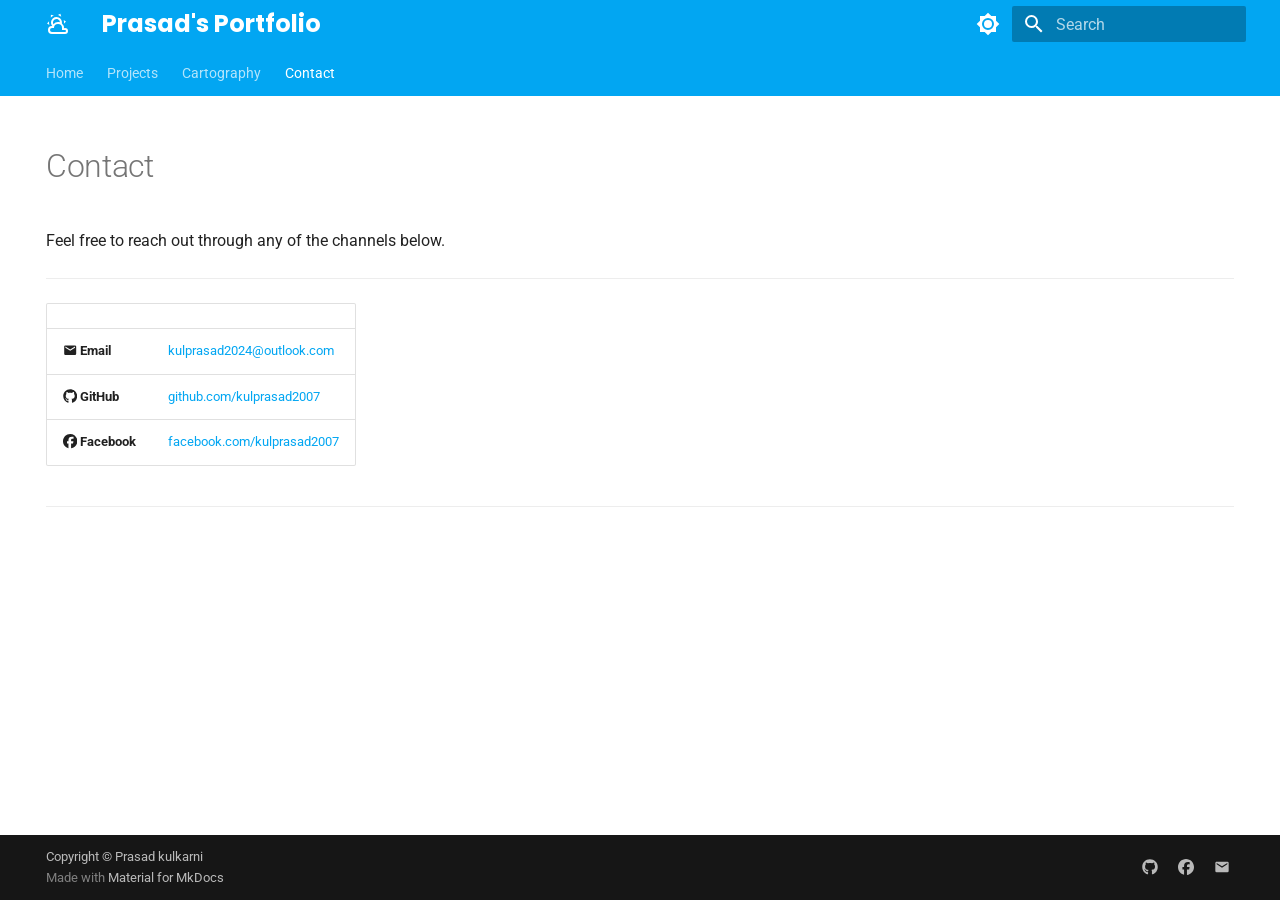
<file: contact/index.html>
<!doctype html>
<html lang="en" class="no-js">
  <head>
    
      <meta charset="utf-8">
      <meta name="viewport" content="width=device-width,initial-scale=1">
      
        <meta name="description" content="Portfolio of Prasad Kulkarni — GIS, Remote Sensing, and Spatial Data Science">
      
      
        <meta name="author" content="Prasad Kulkarni">
      
      
      
        <link rel="prev" href="../cartography/">
      
      
      
        
      
      
      <link rel="icon" href="../assets/images/favicon.png">
      <meta name="generator" content="mkdocs-1.6.1, mkdocs-material-9.7.6">
    
    
      
        <title>Contact - Prasad's Portfolio</title>
      
    
    
      <link rel="stylesheet" href="../assets/stylesheets/main.484c7ddc.min.css">
      
        
        <link rel="stylesheet" href="../assets/stylesheets/palette.ab4e12ef.min.css">
      
      


    
    
      
    
    
      
        
        
        <link rel="preconnect" href="https://fonts.gstatic.com" crossorigin>
        <link rel="stylesheet" href="https://fonts.googleapis.com/css?family=Roboto:300,300i,400,400i,700,700i%7CRoboto+Mono:400,400i,700,700i&display=fallback">
        <style>:root{--md-text-font:"Roboto";--md-code-font:"Roboto Mono"}</style>
      
    
    
      <link rel="stylesheet" href="../assets/css/extra.css">
    
    <script>__md_scope=new URL("..",location),__md_hash=e=>[...e].reduce(((e,_)=>(e<<5)-e+_.charCodeAt(0)),0),__md_get=(e,_=localStorage,t=__md_scope)=>JSON.parse(_.getItem(t.pathname+"."+e)),__md_set=(e,_,t=localStorage,a=__md_scope)=>{try{t.setItem(a.pathname+"."+e,JSON.stringify(_))}catch(e){}}</script>
    
      

    
    
  </head>
  
  
    
    
      
    
    
    
    
    <body dir="ltr" data-md-color-scheme="default" data-md-color-primary="light-blue" data-md-color-accent="indigo">
  
    
    <input class="md-toggle" data-md-toggle="drawer" type="checkbox" id="__drawer" autocomplete="off">
    <input class="md-toggle" data-md-toggle="search" type="checkbox" id="__search" autocomplete="off">
    <label class="md-overlay" for="__drawer"></label>
    <div data-md-component="skip">
      
        
        <a href="#contact" class="md-skip">
          Skip to content
        </a>
      
    </div>
    <div data-md-component="announce">
      
    </div>
    
    
      

<header class="md-header" data-md-component="header">
  <nav class="md-header__inner md-grid" aria-label="Header">
    <a href=".." title="Prasad&#39;s Portfolio" class="md-header__button md-logo" aria-label="Prasad's Portfolio" data-md-component="logo">
      
  
  <svg xmlns="http://www.w3.org/2000/svg" viewBox="0 0 24 24"><path d="M12.74 5.47c2.36 1.03 3.61 3.56 3.18 5.99A6 6 0 0 1 18 16v.17a3 3 0 0 1 1-.17 3 3 0 0 1 3 3 3 3 0 0 1-3 3H6a4 4 0 0 1-4-4 4 4 0 0 1 4-4h.27C5 12.45 4.6 10.24 5.5 8.26a5.49 5.49 0 0 1 7.24-2.79m-.81 1.83c-1.77-.8-3.84.01-4.62 1.77-.46 1.02-.38 2.15.1 3.06A5.99 5.99 0 0 1 12 10c.7 0 1.38.12 2 .34a3.51 3.51 0 0 0-2.07-3.04m1.62-3.66c-.55-.24-1.1-.41-1.67-.52l2.49-1.3.9 2.89a7.7 7.7 0 0 0-1.72-1.07m-7.46.8c-.49.35-.92.75-1.29 1.19l.11-2.81 2.96.68c-.62.21-1.22.53-1.78.94M18 9.71c-.09-.59-.22-1.16-.41-1.71l2.38 1.5-2.05 2.23c.11-.65.13-1.33.08-2.02M3.04 11.3c.07.6.2 1.17.39 1.7l-2.37-1.5L3.1 9.28c-.1.65-.13 1.33-.06 2.02M19 18h-3v-2a4 4 0 0 0-4-4 4 4 0 0 0-4 4H6a2 2 0 0 0-2 2 2 2 0 0 0 2 2h13a1 1 0 0 0 1-1 1 1 0 0 0-1-1"/></svg>

    </a>
    <label class="md-header__button md-icon" for="__drawer">
      
      <svg xmlns="http://www.w3.org/2000/svg" viewBox="0 0 24 24"><path d="M3 6h18v2H3zm0 5h18v2H3zm0 5h18v2H3z"/></svg>
    </label>
    <div class="md-header__title" data-md-component="header-title">
      <div class="md-header__ellipsis">
        <div class="md-header__topic">
          <span class="md-ellipsis">
            Prasad's Portfolio
          </span>
        </div>
        <div class="md-header__topic" data-md-component="header-topic">
          <span class="md-ellipsis">
            
              Contact
            
          </span>
        </div>
      </div>
    </div>
    
      
        <form class="md-header__option" data-md-component="palette">
  
    
    
    
    <input class="md-option" data-md-color-media="" data-md-color-scheme="default" data-md-color-primary="light-blue" data-md-color-accent="indigo"  aria-label="Switch to dark mode"  type="radio" name="__palette" id="__palette_0">
    
      <label class="md-header__button md-icon" title="Switch to dark mode" for="__palette_1" hidden>
        <svg xmlns="http://www.w3.org/2000/svg" viewBox="0 0 24 24"><path d="M12 8a4 4 0 0 0-4 4 4 4 0 0 0 4 4 4 4 0 0 0 4-4 4 4 0 0 0-4-4m0 10a6 6 0 0 1-6-6 6 6 0 0 1 6-6 6 6 0 0 1 6 6 6 6 0 0 1-6 6m8-9.31V4h-4.69L12 .69 8.69 4H4v4.69L.69 12 4 15.31V20h4.69L12 23.31 15.31 20H20v-4.69L23.31 12z"/></svg>
      </label>
    
  
    
    
    
    <input class="md-option" data-md-color-media="" data-md-color-scheme="slate" data-md-color-primary="black" data-md-color-accent="indigo"  aria-label="Switch to light mode"  type="radio" name="__palette" id="__palette_1">
    
      <label class="md-header__button md-icon" title="Switch to light mode" for="__palette_0" hidden>
        <svg xmlns="http://www.w3.org/2000/svg" viewBox="0 0 24 24"><path d="M12 18c-.89 0-1.74-.2-2.5-.55C11.56 16.5 13 14.42 13 12s-1.44-4.5-3.5-5.45C10.26 6.2 11.11 6 12 6a6 6 0 0 1 6 6 6 6 0 0 1-6 6m8-9.31V4h-4.69L12 .69 8.69 4H4v4.69L.69 12 4 15.31V20h4.69L12 23.31 15.31 20H20v-4.69L23.31 12z"/></svg>
      </label>
    
  
</form>
      
    
    
      <script>var palette=__md_get("__palette");if(palette&&palette.color){if("(prefers-color-scheme)"===palette.color.media){var media=matchMedia("(prefers-color-scheme: light)"),input=document.querySelector(media.matches?"[data-md-color-media='(prefers-color-scheme: light)']":"[data-md-color-media='(prefers-color-scheme: dark)']");palette.color.media=input.getAttribute("data-md-color-media"),palette.color.scheme=input.getAttribute("data-md-color-scheme"),palette.color.primary=input.getAttribute("data-md-color-primary"),palette.color.accent=input.getAttribute("data-md-color-accent")}for(var[key,value]of Object.entries(palette.color))document.body.setAttribute("data-md-color-"+key,value)}</script>
    
    
    
      
      
        <label class="md-header__button md-icon" for="__search">
          
          <svg xmlns="http://www.w3.org/2000/svg" viewBox="0 0 24 24"><path d="M9.5 3A6.5 6.5 0 0 1 16 9.5c0 1.61-.59 3.09-1.56 4.23l.27.27h.79l5 5-1.5 1.5-5-5v-.79l-.27-.27A6.52 6.52 0 0 1 9.5 16 6.5 6.5 0 0 1 3 9.5 6.5 6.5 0 0 1 9.5 3m0 2C7 5 5 7 5 9.5S7 14 9.5 14 14 12 14 9.5 12 5 9.5 5"/></svg>
        </label>
        <div class="md-search" data-md-component="search" role="dialog">
  <label class="md-search__overlay" for="__search"></label>
  <div class="md-search__inner" role="search">
    <form class="md-search__form" name="search">
      <input type="text" class="md-search__input" name="query" aria-label="Search" placeholder="Search" autocapitalize="off" autocorrect="off" autocomplete="off" spellcheck="false" data-md-component="search-query" required>
      <label class="md-search__icon md-icon" for="__search">
        
        <svg xmlns="http://www.w3.org/2000/svg" viewBox="0 0 24 24"><path d="M9.5 3A6.5 6.5 0 0 1 16 9.5c0 1.61-.59 3.09-1.56 4.23l.27.27h.79l5 5-1.5 1.5-5-5v-.79l-.27-.27A6.52 6.52 0 0 1 9.5 16 6.5 6.5 0 0 1 3 9.5 6.5 6.5 0 0 1 9.5 3m0 2C7 5 5 7 5 9.5S7 14 9.5 14 14 12 14 9.5 12 5 9.5 5"/></svg>
        
        <svg xmlns="http://www.w3.org/2000/svg" viewBox="0 0 24 24"><path d="M20 11v2H8l5.5 5.5-1.42 1.42L4.16 12l7.92-7.92L13.5 5.5 8 11z"/></svg>
      </label>
      <nav class="md-search__options" aria-label="Search">
        
        <button type="reset" class="md-search__icon md-icon" title="Clear" aria-label="Clear" tabindex="-1">
          
          <svg xmlns="http://www.w3.org/2000/svg" viewBox="0 0 24 24"><path d="M19 6.41 17.59 5 12 10.59 6.41 5 5 6.41 10.59 12 5 17.59 6.41 19 12 13.41 17.59 19 19 17.59 13.41 12z"/></svg>
        </button>
      </nav>
      
    </form>
    <div class="md-search__output">
      <div class="md-search__scrollwrap" tabindex="0" data-md-scrollfix>
        <div class="md-search-result" data-md-component="search-result">
          <div class="md-search-result__meta">
            Initializing search
          </div>
          <ol class="md-search-result__list" role="presentation"></ol>
        </div>
      </div>
    </div>
  </div>
</div>
      
    
    
  </nav>
  
</header>
    
    <div class="md-container" data-md-component="container">
      
      
        
          
            
<nav class="md-tabs" aria-label="Tabs" data-md-component="tabs">
  <div class="md-grid">
    <ul class="md-tabs__list">
      
        
  
  
  
  
    <li class="md-tabs__item">
      <a href=".." class="md-tabs__link">
        
  
  
    
  
  Home

      </a>
    </li>
  

      
        
  
  
  
  
    
    
      <li class="md-tabs__item">
        <a href="../projects/" class="md-tabs__link">
          
  
  
  Projects

        </a>
      </li>
    
  

      
        
  
  
  
  
    <li class="md-tabs__item">
      <a href="../cartography/" class="md-tabs__link">
        
  
  
    
  
  Cartography

      </a>
    </li>
  

      
        
  
  
  
    
  
  
    <li class="md-tabs__item md-tabs__item--active">
      <a href="./" class="md-tabs__link">
        
  
  
    
  
  Contact

      </a>
    </li>
  

      
    </ul>
  </div>
</nav>
          
        
      
      <main class="md-main" data-md-component="main">
        <div class="md-main__inner md-grid">
          
            
              
                
              
              <div class="md-sidebar md-sidebar--primary" data-md-component="sidebar" data-md-type="navigation" hidden>
                <div class="md-sidebar__scrollwrap">
                  <div class="md-sidebar__inner">
                    


  


<nav class="md-nav md-nav--primary md-nav--lifted" aria-label="Navigation" data-md-level="0">
  <label class="md-nav__title" for="__drawer">
    <a href=".." title="Prasad&#39;s Portfolio" class="md-nav__button md-logo" aria-label="Prasad's Portfolio" data-md-component="logo">
      
  
  <svg xmlns="http://www.w3.org/2000/svg" viewBox="0 0 24 24"><path d="M12.74 5.47c2.36 1.03 3.61 3.56 3.18 5.99A6 6 0 0 1 18 16v.17a3 3 0 0 1 1-.17 3 3 0 0 1 3 3 3 3 0 0 1-3 3H6a4 4 0 0 1-4-4 4 4 0 0 1 4-4h.27C5 12.45 4.6 10.24 5.5 8.26a5.49 5.49 0 0 1 7.24-2.79m-.81 1.83c-1.77-.8-3.84.01-4.62 1.77-.46 1.02-.38 2.15.1 3.06A5.99 5.99 0 0 1 12 10c.7 0 1.38.12 2 .34a3.51 3.51 0 0 0-2.07-3.04m1.62-3.66c-.55-.24-1.1-.41-1.67-.52l2.49-1.3.9 2.89a7.7 7.7 0 0 0-1.72-1.07m-7.46.8c-.49.35-.92.75-1.29 1.19l.11-2.81 2.96.68c-.62.21-1.22.53-1.78.94M18 9.71c-.09-.59-.22-1.16-.41-1.71l2.38 1.5-2.05 2.23c.11-.65.13-1.33.08-2.02M3.04 11.3c.07.6.2 1.17.39 1.7l-2.37-1.5L3.1 9.28c-.1.65-.13 1.33-.06 2.02M19 18h-3v-2a4 4 0 0 0-4-4 4 4 0 0 0-4 4H6a2 2 0 0 0-2 2 2 2 0 0 0 2 2h13a1 1 0 0 0 1-1 1 1 0 0 0-1-1"/></svg>

    </a>
    Prasad's Portfolio
  </label>
  
  <ul class="md-nav__list" data-md-scrollfix>
    
      
      
  
  
  
  
    <li class="md-nav__item">
      <a href=".." class="md-nav__link">
        
  
  
  <span class="md-ellipsis">
    
  
    Home
  

    
  </span>
  
  

      </a>
    </li>
  

    
      
      
  
  
  
  
    
    
    
    
      
      
    
    
    <li class="md-nav__item md-nav__item--nested">
      
        
        
        <input class="md-nav__toggle md-toggle " type="checkbox" id="__nav_2" >
        
          
          <label class="md-nav__link" for="__nav_2" id="__nav_2_label" tabindex="0">
            
  
  
  <span class="md-ellipsis">
    
  
    Projects
  

    
  </span>
  
  

            <span class="md-nav__icon md-icon"></span>
          </label>
        
        <nav class="md-nav" data-md-level="1" aria-labelledby="__nav_2_label" aria-expanded="false">
          <label class="md-nav__title" for="__nav_2">
            <span class="md-nav__icon md-icon"></span>
            
  
    Projects
  

          </label>
          <ul class="md-nav__list" data-md-scrollfix>
            
              
                
  
  
  
  
    <li class="md-nav__item">
      <a href="../projects/" class="md-nav__link">
        
  
  
  <span class="md-ellipsis">
    
  
    All Projects
  

    
  </span>
  
  

      </a>
    </li>
  

              
            
              
                
  
  
  
  
    <li class="md-nav__item">
      <a href="../projects/godavari-flood/" class="md-nav__link">
        
  
  
  <span class="md-ellipsis">
    
  
    Flood Mapping Project
  

    
  </span>
  
  

      </a>
    </li>
  

              
            
              
                
  
  
  
  
    <li class="md-nav__item">
      <a href="../projects/Daily-Rainfall-From-IMD-Gridded-Data/" class="md-nav__link">
        
  
  
  <span class="md-ellipsis">
    
  
    Daily Rainfall Data Download from IMD
  

    
  </span>
  
  

      </a>
    </li>
  

              
            
          </ul>
        </nav>
      
    </li>
  

    
      
      
  
  
  
  
    <li class="md-nav__item">
      <a href="../cartography/" class="md-nav__link">
        
  
  
  <span class="md-ellipsis">
    
  
    Cartography
  

    
  </span>
  
  

      </a>
    </li>
  

    
      
      
  
  
    
  
  
  
    <li class="md-nav__item md-nav__item--active">
      
      <input class="md-nav__toggle md-toggle" type="checkbox" id="__toc">
      
      
        
      
      
      <a href="./" class="md-nav__link md-nav__link--active">
        
  
  
  <span class="md-ellipsis">
    
  
    Contact
  

    
  </span>
  
  

      </a>
      
    </li>
  

    
  </ul>
</nav>
                  </div>
                </div>
              </div>
            
            
              
                
              
              <div class="md-sidebar md-sidebar--secondary" data-md-component="sidebar" data-md-type="toc" hidden>
                <div class="md-sidebar__scrollwrap">
                  <div class="md-sidebar__inner">
                    

<nav class="md-nav md-nav--secondary" aria-label="Table of contents">
  
  
  
    
  
  
</nav>
                  </div>
                </div>
              </div>
            
          
          
            <div class="md-content" data-md-component="content">
              
              <article class="md-content__inner md-typeset">
                
                  
  




<!--
CHECKLIST FOR THIS PAGE:
- [ ] Replace [YOUR-EMAIL-ADDRESS] with your actual email
- [ ] Replace [YOUR-GITHUB-USERNAME] with your GitHub username
- [ ] Replace [YOUR-LINKEDIN-USERNAME] with your LinkedIn username
- [ ] Replace [YOUR-NAME] in the CV link with the actual filename of your PDF
- [ ] Delete the Twitter/X row if you don't use it
- [ ] Delete the ResearchGate row if not applicable
-->

<h1 id="contact">Contact</h1>
<p>Feel free to reach out through any of the channels below.</p>
<hr />
<table>
<thead>
<tr>
<th></th>
<th></th>
</tr>
</thead>
<tbody>
<tr>
<td><span class="twemoji"><svg xmlns="http://www.w3.org/2000/svg" viewBox="0 0 24 24"><path d="m20 8-8 5-8-5V6l8 5 8-5m0-2H4c-1.11 0-2 .89-2 2v12a2 2 0 0 0 2 2h16a2 2 0 0 0 2-2V6a2 2 0 0 0-2-2"/></svg></span> <strong>Email</strong></td>
<td><a href="mailto:kulprasad2024@outlook.com">kulprasad2024@outlook.com</a></td>
</tr>
<tr>
<td><span class="twemoji"><svg xmlns="http://www.w3.org/2000/svg" viewBox="0 0 512 512"><!--! Font Awesome Free 7.1.0 by @fontawesome - https://fontawesome.com License - https://fontawesome.com/license/free (Icons: CC BY 4.0, Fonts: SIL OFL 1.1, Code: MIT License) Copyright 2025 Fonticons, Inc.--><path d="M173.9 397.4c0 2-2.3 3.6-5.2 3.6-3.3.3-5.6-1.3-5.6-3.6 0-2 2.3-3.6 5.2-3.6 3-.3 5.6 1.3 5.6 3.6m-31.1-4.5c-.7 2 1.3 4.3 4.3 4.9 2.6 1 5.6 0 6.2-2s-1.3-4.3-4.3-5.2c-2.6-.7-5.5.3-6.2 2.3m44.2-1.7c-2.9.7-4.9 2.6-4.6 4.9.3 2 2.9 3.3 5.9 2.6 2.9-.7 4.9-2.6 4.6-4.6-.3-1.9-3-3.2-5.9-2.9M252.8 8C114.1 8 8 113.3 8 252c0 110.9 69.8 205.8 169.5 239.2 12.8 2.3 17.3-5.6 17.3-12.1 0-6.2-.3-40.4-.3-61.4 0 0-70 15-84.7-29.8 0 0-11.4-29.1-27.8-36.6 0 0-22.9-15.7 1.6-15.4 0 0 24.9 2 38.6 25.8 21.9 38.6 58.6 27.5 72.9 20.9 2.3-16 8.8-27.1 16-33.7-55.9-6.2-112.3-14.3-112.3-110.5 0-27.5 7.6-41.3 23.6-58.9-2.6-6.5-11.1-33.3 2.6-67.9 20.9-6.5 69 27 69 27 20-5.6 41.5-8.5 62.8-8.5s42.8 2.9 62.8 8.5c0 0 48.1-33.6 69-27 13.7 34.7 5.2 61.4 2.6 67.9 16 17.7 25.8 31.5 25.8 58.9 0 96.5-58.9 104.2-114.8 110.5 9.2 7.9 17 22.9 17 46.4 0 33.7-.3 75.4-.3 83.6 0 6.5 4.6 14.4 17.3 12.1C436.2 457.8 504 362.9 504 252 504 113.3 391.5 8 252.8 8M105.2 352.9c-1.3 1-1 3.3.7 5.2 1.6 1.6 3.9 2.3 5.2 1 1.3-1 1-3.3-.7-5.2-1.6-1.6-3.9-2.3-5.2-1m-10.8-8.1c-.7 1.3.3 2.9 2.3 3.9 1.6 1 3.6.7 4.3-.7.7-1.3-.3-2.9-2.3-3.9-2-.6-3.6-.3-4.3.7m32.4 35.6c-1.6 1.3-1 4.3 1.3 6.2 2.3 2.3 5.2 2.6 6.5 1 1.3-1.3.7-4.3-1.3-6.2-2.2-2.3-5.2-2.6-6.5-1m-11.4-14.7c-1.6 1-1.6 3.6 0 5.9s4.3 3.3 5.6 2.3c1.6-1.3 1.6-3.9 0-6.2-1.4-2.3-4-3.3-5.6-2"/></svg></span> <strong>GitHub</strong></td>
<td><a href="https://github.com/kulprasad2007">github.com/kulprasad2007</a></td>
</tr>
<tr>
<td><span class="twemoji"><svg xmlns="http://www.w3.org/2000/svg" viewBox="0 0 512 512"><!--! Font Awesome Free 7.1.0 by @fontawesome - https://fontawesome.com License - https://fontawesome.com/license/free (Icons: CC BY 4.0, Fonts: SIL OFL 1.1, Code: MIT License) Copyright 2025 Fonticons, Inc.--><path d="M512 256C512 114.6 397.4 0 256 0S0 114.6 0 256c0 120 82.7 220.8 194.2 248.5V334.2h-52.8V256h52.8v-33.7c0-87.1 39.4-127.5 125-127.5 16.2 0 44.2 3.2 55.7 6.4V172c-6-.6-16.5-1-29.6-1-42 0-58.2 15.9-58.2 57.2V256h83.6l-14.4 78.2H287v175.9C413.8 494.8 512 386.9 512 256"/></svg></span> <strong>Facebook</strong></td>
<td><a href="https://facebook.com/kulprasad2007">facebook.com/kulprasad2007</a></td>
</tr>
</tbody>
</table>
<hr />
<!-- [Download CV :material-download:](assets/[YOUR-NAME]-CV.pdf){ .md-button .md-button--primary } -->







  
  




  



                
              </article>
            </div>
          
          
<script>var target=document.getElementById(location.hash.slice(1));target&&target.name&&(target.checked=target.name.startsWith("__tabbed_"))</script>
        </div>
        
          <button type="button" class="md-top md-icon" data-md-component="top" hidden>
  
  <svg xmlns="http://www.w3.org/2000/svg" viewBox="0 0 24 24"><path d="M13 20h-2V8l-5.5 5.5-1.42-1.42L12 4.16l7.92 7.92-1.42 1.42L13 8z"/></svg>
  Back to top
</button>
        
      </main>
      
        <footer class="md-footer">
  
  <div class="md-footer-meta md-typeset">
    <div class="md-footer-meta__inner md-grid">
      <div class="md-copyright">
  
    <div class="md-copyright__highlight">
      Copyright &copy; Prasad kulkarni
    </div>
  
  
    Made with
    <a href="https://squidfunk.github.io/mkdocs-material/" target="_blank" rel="noopener">
      Material for MkDocs
    </a>
  
</div>
      
        
<div class="md-social">
  
    
    
    
    
      
      
    
    <a href="https://github.com/kulprasad2007" target="_blank" rel="noopener" title="github.com" class="md-social__link">
      <svg xmlns="http://www.w3.org/2000/svg" viewBox="0 0 512 512"><!--! Font Awesome Free 7.1.0 by @fontawesome - https://fontawesome.com License - https://fontawesome.com/license/free (Icons: CC BY 4.0, Fonts: SIL OFL 1.1, Code: MIT License) Copyright 2025 Fonticons, Inc.--><path d="M173.9 397.4c0 2-2.3 3.6-5.2 3.6-3.3.3-5.6-1.3-5.6-3.6 0-2 2.3-3.6 5.2-3.6 3-.3 5.6 1.3 5.6 3.6m-31.1-4.5c-.7 2 1.3 4.3 4.3 4.9 2.6 1 5.6 0 6.2-2s-1.3-4.3-4.3-5.2c-2.6-.7-5.5.3-6.2 2.3m44.2-1.7c-2.9.7-4.9 2.6-4.6 4.9.3 2 2.9 3.3 5.9 2.6 2.9-.7 4.9-2.6 4.6-4.6-.3-1.9-3-3.2-5.9-2.9M252.8 8C114.1 8 8 113.3 8 252c0 110.9 69.8 205.8 169.5 239.2 12.8 2.3 17.3-5.6 17.3-12.1 0-6.2-.3-40.4-.3-61.4 0 0-70 15-84.7-29.8 0 0-11.4-29.1-27.8-36.6 0 0-22.9-15.7 1.6-15.4 0 0 24.9 2 38.6 25.8 21.9 38.6 58.6 27.5 72.9 20.9 2.3-16 8.8-27.1 16-33.7-55.9-6.2-112.3-14.3-112.3-110.5 0-27.5 7.6-41.3 23.6-58.9-2.6-6.5-11.1-33.3 2.6-67.9 20.9-6.5 69 27 69 27 20-5.6 41.5-8.5 62.8-8.5s42.8 2.9 62.8 8.5c0 0 48.1-33.6 69-27 13.7 34.7 5.2 61.4 2.6 67.9 16 17.7 25.8 31.5 25.8 58.9 0 96.5-58.9 104.2-114.8 110.5 9.2 7.9 17 22.9 17 46.4 0 33.7-.3 75.4-.3 83.6 0 6.5 4.6 14.4 17.3 12.1C436.2 457.8 504 362.9 504 252 504 113.3 391.5 8 252.8 8M105.2 352.9c-1.3 1-1 3.3.7 5.2 1.6 1.6 3.9 2.3 5.2 1 1.3-1 1-3.3-.7-5.2-1.6-1.6-3.9-2.3-5.2-1m-10.8-8.1c-.7 1.3.3 2.9 2.3 3.9 1.6 1 3.6.7 4.3-.7.7-1.3-.3-2.9-2.3-3.9-2-.6-3.6-.3-4.3.7m32.4 35.6c-1.6 1.3-1 4.3 1.3 6.2 2.3 2.3 5.2 2.6 6.5 1 1.3-1.3.7-4.3-1.3-6.2-2.2-2.3-5.2-2.6-6.5-1m-11.4-14.7c-1.6 1-1.6 3.6 0 5.9s4.3 3.3 5.6 2.3c1.6-1.3 1.6-3.9 0-6.2-1.4-2.3-4-3.3-5.6-2"/></svg>
    </a>
  
    
    
    
    
      
      
    
    <a href="https://facebook.com/kulprasad2007" target="_blank" rel="noopener" title="facebook.com" class="md-social__link">
      <svg xmlns="http://www.w3.org/2000/svg" viewBox="0 0 512 512"><!--! Font Awesome Free 7.1.0 by @fontawesome - https://fontawesome.com License - https://fontawesome.com/license/free (Icons: CC BY 4.0, Fonts: SIL OFL 1.1, Code: MIT License) Copyright 2025 Fonticons, Inc.--><path d="M512 256C512 114.6 397.4 0 256 0S0 114.6 0 256c0 120 82.7 220.8 194.2 248.5V334.2h-52.8V256h52.8v-33.7c0-87.1 39.4-127.5 125-127.5 16.2 0 44.2 3.2 55.7 6.4V172c-6-.6-16.5-1-29.6-1-42 0-58.2 15.9-58.2 57.2V256h83.6l-14.4 78.2H287v175.9C413.8 494.8 512 386.9 512 256"/></svg>
    </a>
  
    
    
    
    
    <a href="mailto:kulprasad2024@outlook.com" target="_blank" rel="noopener" title="" class="md-social__link">
      <svg xmlns="http://www.w3.org/2000/svg" viewBox="0 0 24 24"><path d="m20 8-8 5-8-5V6l8 5 8-5m0-2H4c-1.11 0-2 .89-2 2v12a2 2 0 0 0 2 2h16a2 2 0 0 0 2-2V6a2 2 0 0 0-2-2"/></svg>
    </a>
  
</div>
      
    </div>
  </div>
</footer>
      
    </div>
    <div class="md-dialog" data-md-component="dialog">
      <div class="md-dialog__inner md-typeset"></div>
    </div>
    
    
    
      
      
      <script id="__config" type="application/json">{"annotate": null, "base": "..", "features": ["navigation.tabs", "navigation.top", "content.code.copy"], "search": "../assets/javascripts/workers/search.2c215733.min.js", "tags": null, "translations": {"clipboard.copied": "Copied to clipboard", "clipboard.copy": "Copy to clipboard", "search.result.more.one": "1 more on this page", "search.result.more.other": "# more on this page", "search.result.none": "No matching documents", "search.result.one": "1 matching document", "search.result.other": "# matching documents", "search.result.placeholder": "Type to start searching", "search.result.term.missing": "Missing", "select.version": "Select version"}, "version": null}</script>
    
    
      <script src="../assets/javascripts/bundle.79ae519e.min.js"></script>
      
    
  </body>
</html>
</file>
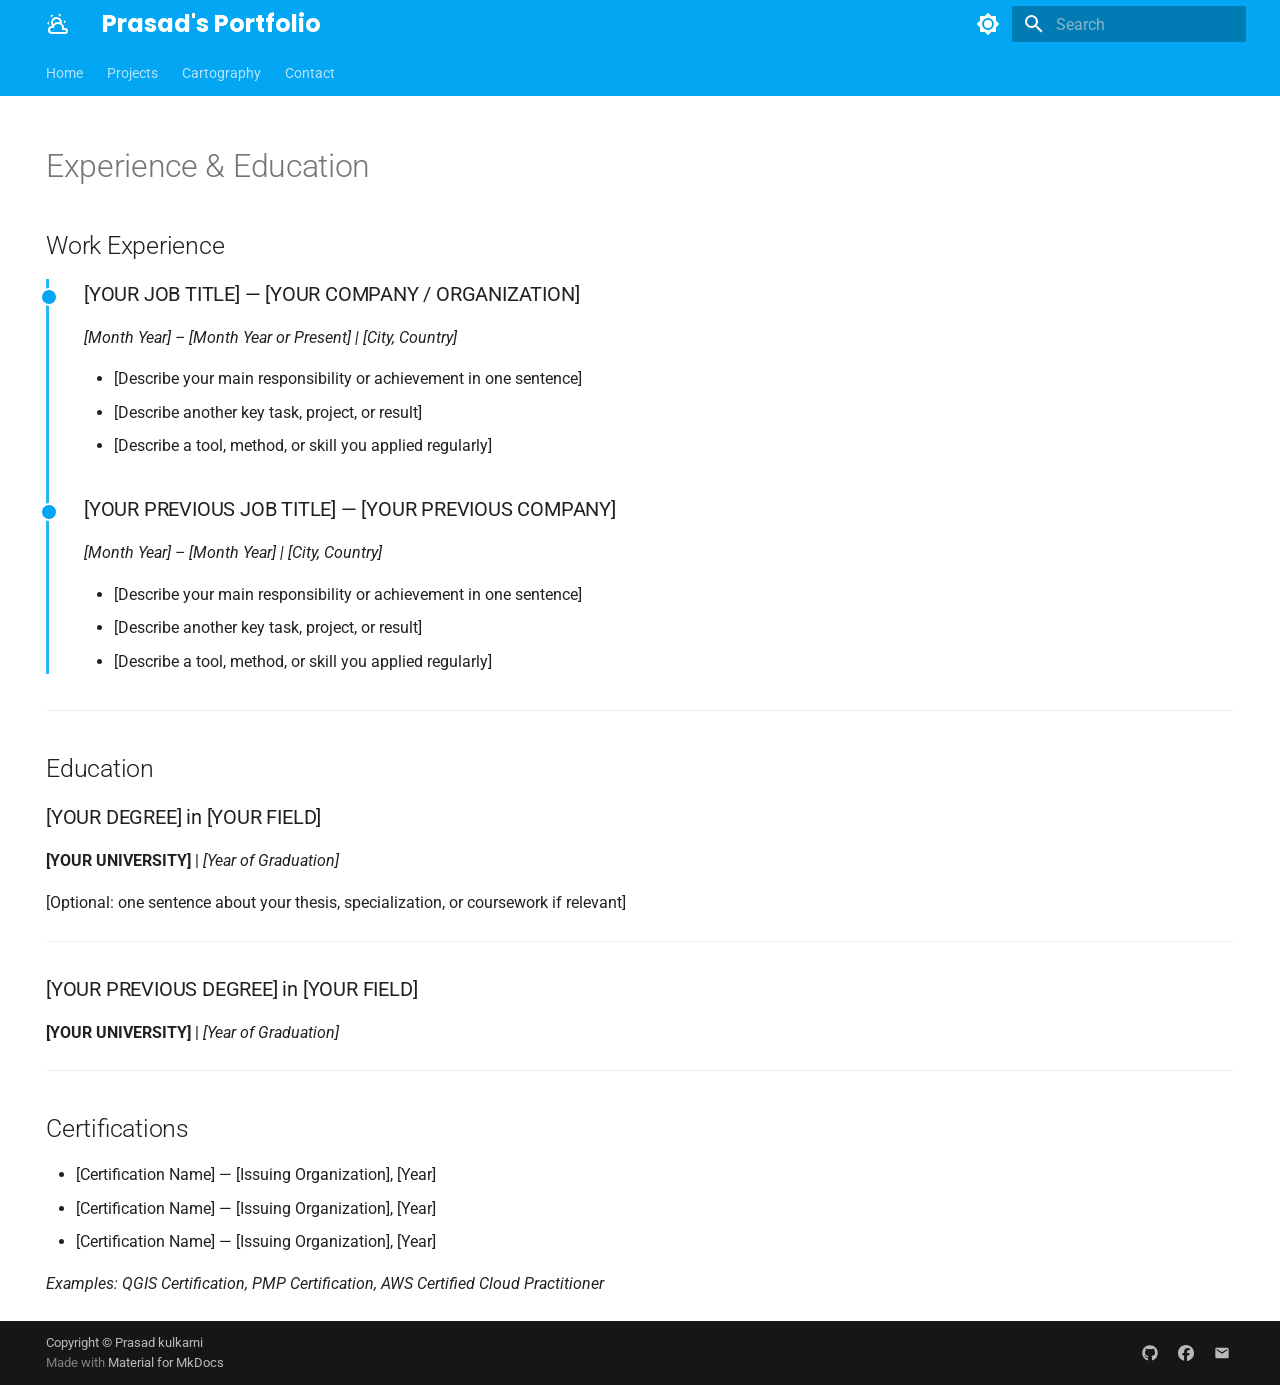
<file: experience/index.html>
<!doctype html>
<html lang="en" class="no-js">
  <head>
    
      <meta charset="utf-8">
      <meta name="viewport" content="width=device-width,initial-scale=1">
      
        <meta name="description" content="Portfolio of Prasad Kulkarni — GIS, Remote Sensing, and Spatial Data Science">
      
      
        <meta name="author" content="Prasad Kulkarni">
      
      
      
      
      
        
      
      
      <link rel="icon" href="../assets/images/favicon.png">
      <meta name="generator" content="mkdocs-1.6.1, mkdocs-material-9.7.6">
    
    
      
        <title>Experience - Prasad's Portfolio</title>
      
    
    
      <link rel="stylesheet" href="../assets/stylesheets/main.484c7ddc.min.css">
      
        
        <link rel="stylesheet" href="../assets/stylesheets/palette.ab4e12ef.min.css">
      
      


    
    
      
    
    
      
        
        
        <link rel="preconnect" href="https://fonts.gstatic.com" crossorigin>
        <link rel="stylesheet" href="https://fonts.googleapis.com/css?family=Roboto:300,300i,400,400i,700,700i%7CRoboto+Mono:400,400i,700,700i&display=fallback">
        <style>:root{--md-text-font:"Roboto";--md-code-font:"Roboto Mono"}</style>
      
    
    
      <link rel="stylesheet" href="../assets/css/extra.css">
    
    <script>__md_scope=new URL("..",location),__md_hash=e=>[...e].reduce(((e,_)=>(e<<5)-e+_.charCodeAt(0)),0),__md_get=(e,_=localStorage,t=__md_scope)=>JSON.parse(_.getItem(t.pathname+"."+e)),__md_set=(e,_,t=localStorage,a=__md_scope)=>{try{t.setItem(a.pathname+"."+e,JSON.stringify(_))}catch(e){}}</script>
    
      

    
    
  </head>
  
  
    
    
      
    
    
    
    
    <body dir="ltr" data-md-color-scheme="default" data-md-color-primary="light-blue" data-md-color-accent="indigo">
  
    
    <input class="md-toggle" data-md-toggle="drawer" type="checkbox" id="__drawer" autocomplete="off">
    <input class="md-toggle" data-md-toggle="search" type="checkbox" id="__search" autocomplete="off">
    <label class="md-overlay" for="__drawer"></label>
    <div data-md-component="skip">
      
        
        <a href="#experience-education" class="md-skip">
          Skip to content
        </a>
      
    </div>
    <div data-md-component="announce">
      
    </div>
    
    
      

<header class="md-header" data-md-component="header">
  <nav class="md-header__inner md-grid" aria-label="Header">
    <a href=".." title="Prasad&#39;s Portfolio" class="md-header__button md-logo" aria-label="Prasad's Portfolio" data-md-component="logo">
      
  
  <svg xmlns="http://www.w3.org/2000/svg" viewBox="0 0 24 24"><path d="M12.74 5.47c2.36 1.03 3.61 3.56 3.18 5.99A6 6 0 0 1 18 16v.17a3 3 0 0 1 1-.17 3 3 0 0 1 3 3 3 3 0 0 1-3 3H6a4 4 0 0 1-4-4 4 4 0 0 1 4-4h.27C5 12.45 4.6 10.24 5.5 8.26a5.49 5.49 0 0 1 7.24-2.79m-.81 1.83c-1.77-.8-3.84.01-4.62 1.77-.46 1.02-.38 2.15.1 3.06A5.99 5.99 0 0 1 12 10c.7 0 1.38.12 2 .34a3.51 3.51 0 0 0-2.07-3.04m1.62-3.66c-.55-.24-1.1-.41-1.67-.52l2.49-1.3.9 2.89a7.7 7.7 0 0 0-1.72-1.07m-7.46.8c-.49.35-.92.75-1.29 1.19l.11-2.81 2.96.68c-.62.21-1.22.53-1.78.94M18 9.71c-.09-.59-.22-1.16-.41-1.71l2.38 1.5-2.05 2.23c.11-.65.13-1.33.08-2.02M3.04 11.3c.07.6.2 1.17.39 1.7l-2.37-1.5L3.1 9.28c-.1.65-.13 1.33-.06 2.02M19 18h-3v-2a4 4 0 0 0-4-4 4 4 0 0 0-4 4H6a2 2 0 0 0-2 2 2 2 0 0 0 2 2h13a1 1 0 0 0 1-1 1 1 0 0 0-1-1"/></svg>

    </a>
    <label class="md-header__button md-icon" for="__drawer">
      
      <svg xmlns="http://www.w3.org/2000/svg" viewBox="0 0 24 24"><path d="M3 6h18v2H3zm0 5h18v2H3zm0 5h18v2H3z"/></svg>
    </label>
    <div class="md-header__title" data-md-component="header-title">
      <div class="md-header__ellipsis">
        <div class="md-header__topic">
          <span class="md-ellipsis">
            Prasad's Portfolio
          </span>
        </div>
        <div class="md-header__topic" data-md-component="header-topic">
          <span class="md-ellipsis">
            
              Experience
            
          </span>
        </div>
      </div>
    </div>
    
      
        <form class="md-header__option" data-md-component="palette">
  
    
    
    
    <input class="md-option" data-md-color-media="" data-md-color-scheme="default" data-md-color-primary="light-blue" data-md-color-accent="indigo"  aria-label="Switch to dark mode"  type="radio" name="__palette" id="__palette_0">
    
      <label class="md-header__button md-icon" title="Switch to dark mode" for="__palette_1" hidden>
        <svg xmlns="http://www.w3.org/2000/svg" viewBox="0 0 24 24"><path d="M12 8a4 4 0 0 0-4 4 4 4 0 0 0 4 4 4 4 0 0 0 4-4 4 4 0 0 0-4-4m0 10a6 6 0 0 1-6-6 6 6 0 0 1 6-6 6 6 0 0 1 6 6 6 6 0 0 1-6 6m8-9.31V4h-4.69L12 .69 8.69 4H4v4.69L.69 12 4 15.31V20h4.69L12 23.31 15.31 20H20v-4.69L23.31 12z"/></svg>
      </label>
    
  
    
    
    
    <input class="md-option" data-md-color-media="" data-md-color-scheme="slate" data-md-color-primary="black" data-md-color-accent="indigo"  aria-label="Switch to light mode"  type="radio" name="__palette" id="__palette_1">
    
      <label class="md-header__button md-icon" title="Switch to light mode" for="__palette_0" hidden>
        <svg xmlns="http://www.w3.org/2000/svg" viewBox="0 0 24 24"><path d="M12 18c-.89 0-1.74-.2-2.5-.55C11.56 16.5 13 14.42 13 12s-1.44-4.5-3.5-5.45C10.26 6.2 11.11 6 12 6a6 6 0 0 1 6 6 6 6 0 0 1-6 6m8-9.31V4h-4.69L12 .69 8.69 4H4v4.69L.69 12 4 15.31V20h4.69L12 23.31 15.31 20H20v-4.69L23.31 12z"/></svg>
      </label>
    
  
</form>
      
    
    
      <script>var palette=__md_get("__palette");if(palette&&palette.color){if("(prefers-color-scheme)"===palette.color.media){var media=matchMedia("(prefers-color-scheme: light)"),input=document.querySelector(media.matches?"[data-md-color-media='(prefers-color-scheme: light)']":"[data-md-color-media='(prefers-color-scheme: dark)']");palette.color.media=input.getAttribute("data-md-color-media"),palette.color.scheme=input.getAttribute("data-md-color-scheme"),palette.color.primary=input.getAttribute("data-md-color-primary"),palette.color.accent=input.getAttribute("data-md-color-accent")}for(var[key,value]of Object.entries(palette.color))document.body.setAttribute("data-md-color-"+key,value)}</script>
    
    
    
      
      
        <label class="md-header__button md-icon" for="__search">
          
          <svg xmlns="http://www.w3.org/2000/svg" viewBox="0 0 24 24"><path d="M9.5 3A6.5 6.5 0 0 1 16 9.5c0 1.61-.59 3.09-1.56 4.23l.27.27h.79l5 5-1.5 1.5-5-5v-.79l-.27-.27A6.52 6.52 0 0 1 9.5 16 6.5 6.5 0 0 1 3 9.5 6.5 6.5 0 0 1 9.5 3m0 2C7 5 5 7 5 9.5S7 14 9.5 14 14 12 14 9.5 12 5 9.5 5"/></svg>
        </label>
        <div class="md-search" data-md-component="search" role="dialog">
  <label class="md-search__overlay" for="__search"></label>
  <div class="md-search__inner" role="search">
    <form class="md-search__form" name="search">
      <input type="text" class="md-search__input" name="query" aria-label="Search" placeholder="Search" autocapitalize="off" autocorrect="off" autocomplete="off" spellcheck="false" data-md-component="search-query" required>
      <label class="md-search__icon md-icon" for="__search">
        
        <svg xmlns="http://www.w3.org/2000/svg" viewBox="0 0 24 24"><path d="M9.5 3A6.5 6.5 0 0 1 16 9.5c0 1.61-.59 3.09-1.56 4.23l.27.27h.79l5 5-1.5 1.5-5-5v-.79l-.27-.27A6.52 6.52 0 0 1 9.5 16 6.5 6.5 0 0 1 3 9.5 6.5 6.5 0 0 1 9.5 3m0 2C7 5 5 7 5 9.5S7 14 9.5 14 14 12 14 9.5 12 5 9.5 5"/></svg>
        
        <svg xmlns="http://www.w3.org/2000/svg" viewBox="0 0 24 24"><path d="M20 11v2H8l5.5 5.5-1.42 1.42L4.16 12l7.92-7.92L13.5 5.5 8 11z"/></svg>
      </label>
      <nav class="md-search__options" aria-label="Search">
        
        <button type="reset" class="md-search__icon md-icon" title="Clear" aria-label="Clear" tabindex="-1">
          
          <svg xmlns="http://www.w3.org/2000/svg" viewBox="0 0 24 24"><path d="M19 6.41 17.59 5 12 10.59 6.41 5 5 6.41 10.59 12 5 17.59 6.41 19 12 13.41 17.59 19 19 17.59 13.41 12z"/></svg>
        </button>
      </nav>
      
    </form>
    <div class="md-search__output">
      <div class="md-search__scrollwrap" tabindex="0" data-md-scrollfix>
        <div class="md-search-result" data-md-component="search-result">
          <div class="md-search-result__meta">
            Initializing search
          </div>
          <ol class="md-search-result__list" role="presentation"></ol>
        </div>
      </div>
    </div>
  </div>
</div>
      
    
    
  </nav>
  
</header>
    
    <div class="md-container" data-md-component="container">
      
      
        
          
            
<nav class="md-tabs" aria-label="Tabs" data-md-component="tabs">
  <div class="md-grid">
    <ul class="md-tabs__list">
      
        
  
  
  
  
    <li class="md-tabs__item">
      <a href=".." class="md-tabs__link">
        
  
  
    
  
  Home

      </a>
    </li>
  

      
        
  
  
  
  
    
    
      <li class="md-tabs__item">
        <a href="../projects/" class="md-tabs__link">
          
  
  
  Projects

        </a>
      </li>
    
  

      
        
  
  
  
  
    <li class="md-tabs__item">
      <a href="../cartography/" class="md-tabs__link">
        
  
  
    
  
  Cartography

      </a>
    </li>
  

      
        
  
  
  
  
    <li class="md-tabs__item">
      <a href="../contact/" class="md-tabs__link">
        
  
  
    
  
  Contact

      </a>
    </li>
  

      
    </ul>
  </div>
</nav>
          
        
      
      <main class="md-main" data-md-component="main">
        <div class="md-main__inner md-grid">
          
            
              
                
              
              <div class="md-sidebar md-sidebar--primary" data-md-component="sidebar" data-md-type="navigation" hidden>
                <div class="md-sidebar__scrollwrap">
                  <div class="md-sidebar__inner">
                    


  


<nav class="md-nav md-nav--primary md-nav--lifted" aria-label="Navigation" data-md-level="0">
  <label class="md-nav__title" for="__drawer">
    <a href=".." title="Prasad&#39;s Portfolio" class="md-nav__button md-logo" aria-label="Prasad's Portfolio" data-md-component="logo">
      
  
  <svg xmlns="http://www.w3.org/2000/svg" viewBox="0 0 24 24"><path d="M12.74 5.47c2.36 1.03 3.61 3.56 3.18 5.99A6 6 0 0 1 18 16v.17a3 3 0 0 1 1-.17 3 3 0 0 1 3 3 3 3 0 0 1-3 3H6a4 4 0 0 1-4-4 4 4 0 0 1 4-4h.27C5 12.45 4.6 10.24 5.5 8.26a5.49 5.49 0 0 1 7.24-2.79m-.81 1.83c-1.77-.8-3.84.01-4.62 1.77-.46 1.02-.38 2.15.1 3.06A5.99 5.99 0 0 1 12 10c.7 0 1.38.12 2 .34a3.51 3.51 0 0 0-2.07-3.04m1.62-3.66c-.55-.24-1.1-.41-1.67-.52l2.49-1.3.9 2.89a7.7 7.7 0 0 0-1.72-1.07m-7.46.8c-.49.35-.92.75-1.29 1.19l.11-2.81 2.96.68c-.62.21-1.22.53-1.78.94M18 9.71c-.09-.59-.22-1.16-.41-1.71l2.38 1.5-2.05 2.23c.11-.65.13-1.33.08-2.02M3.04 11.3c.07.6.2 1.17.39 1.7l-2.37-1.5L3.1 9.28c-.1.65-.13 1.33-.06 2.02M19 18h-3v-2a4 4 0 0 0-4-4 4 4 0 0 0-4 4H6a2 2 0 0 0-2 2 2 2 0 0 0 2 2h13a1 1 0 0 0 1-1 1 1 0 0 0-1-1"/></svg>

    </a>
    Prasad's Portfolio
  </label>
  
  <ul class="md-nav__list" data-md-scrollfix>
    
      
      
  
  
  
  
    <li class="md-nav__item">
      <a href=".." class="md-nav__link">
        
  
  
  <span class="md-ellipsis">
    
  
    Home
  

    
  </span>
  
  

      </a>
    </li>
  

    
      
      
  
  
  
  
    
    
    
    
      
      
    
    
    <li class="md-nav__item md-nav__item--nested">
      
        
        
        <input class="md-nav__toggle md-toggle " type="checkbox" id="__nav_2" >
        
          
          <label class="md-nav__link" for="__nav_2" id="__nav_2_label" tabindex="0">
            
  
  
  <span class="md-ellipsis">
    
  
    Projects
  

    
  </span>
  
  

            <span class="md-nav__icon md-icon"></span>
          </label>
        
        <nav class="md-nav" data-md-level="1" aria-labelledby="__nav_2_label" aria-expanded="false">
          <label class="md-nav__title" for="__nav_2">
            <span class="md-nav__icon md-icon"></span>
            
  
    Projects
  

          </label>
          <ul class="md-nav__list" data-md-scrollfix>
            
              
                
  
  
  
  
    <li class="md-nav__item">
      <a href="../projects/" class="md-nav__link">
        
  
  
  <span class="md-ellipsis">
    
  
    All Projects
  

    
  </span>
  
  

      </a>
    </li>
  

              
            
              
                
  
  
  
  
    <li class="md-nav__item">
      <a href="../projects/godavari-flood/" class="md-nav__link">
        
  
  
  <span class="md-ellipsis">
    
  
    Flood Mapping Project
  

    
  </span>
  
  

      </a>
    </li>
  

              
            
              
                
  
  
  
  
    <li class="md-nav__item">
      <a href="../projects/Daily-Rainfall-From-IMD-Gridded-Data/" class="md-nav__link">
        
  
  
  <span class="md-ellipsis">
    
  
    Daily Rainfall Data Download from IMD
  

    
  </span>
  
  

      </a>
    </li>
  

              
            
          </ul>
        </nav>
      
    </li>
  

    
      
      
  
  
  
  
    <li class="md-nav__item">
      <a href="../cartography/" class="md-nav__link">
        
  
  
  <span class="md-ellipsis">
    
  
    Cartography
  

    
  </span>
  
  

      </a>
    </li>
  

    
      
      
  
  
  
  
    <li class="md-nav__item">
      <a href="../contact/" class="md-nav__link">
        
  
  
  <span class="md-ellipsis">
    
  
    Contact
  

    
  </span>
  
  

      </a>
    </li>
  

    
  </ul>
</nav>
                  </div>
                </div>
              </div>
            
            
              
                
              
              <div class="md-sidebar md-sidebar--secondary" data-md-component="sidebar" data-md-type="toc" hidden>
                <div class="md-sidebar__scrollwrap">
                  <div class="md-sidebar__inner">
                    

<nav class="md-nav md-nav--secondary" aria-label="Table of contents">
  
  
  
    
  
  
    <label class="md-nav__title" for="__toc">
      <span class="md-nav__icon md-icon"></span>
      Table of contents
    </label>
    <ul class="md-nav__list" data-md-component="toc" data-md-scrollfix>
      
        <li class="md-nav__item">
  <a href="#work-experience" class="md-nav__link">
    <span class="md-ellipsis">
      
        Work Experience
      
    </span>
  </a>
  
    <nav class="md-nav" aria-label="Work Experience">
      <ul class="md-nav__list">
        
          <li class="md-nav__item">
  <a href="#your-job-title-your-company-organization" class="md-nav__link">
    <span class="md-ellipsis">
      
        [YOUR JOB TITLE] — [YOUR COMPANY / ORGANIZATION]
      
    </span>
  </a>
  
</li>
        
          <li class="md-nav__item">
  <a href="#your-previous-job-title-your-previous-company" class="md-nav__link">
    <span class="md-ellipsis">
      
        [YOUR PREVIOUS JOB TITLE] — [YOUR PREVIOUS COMPANY]
      
    </span>
  </a>
  
</li>
        
      </ul>
    </nav>
  
</li>
      
        <li class="md-nav__item">
  <a href="#education" class="md-nav__link">
    <span class="md-ellipsis">
      
        Education
      
    </span>
  </a>
  
    <nav class="md-nav" aria-label="Education">
      <ul class="md-nav__list">
        
          <li class="md-nav__item">
  <a href="#your-degree-in-your-field" class="md-nav__link">
    <span class="md-ellipsis">
      
        [YOUR DEGREE] in [YOUR FIELD]
      
    </span>
  </a>
  
</li>
        
          <li class="md-nav__item">
  <a href="#your-previous-degree-in-your-field" class="md-nav__link">
    <span class="md-ellipsis">
      
        [YOUR PREVIOUS DEGREE] in [YOUR FIELD]
      
    </span>
  </a>
  
</li>
        
      </ul>
    </nav>
  
</li>
      
        <li class="md-nav__item">
  <a href="#certifications" class="md-nav__link">
    <span class="md-ellipsis">
      
        Certifications
      
    </span>
  </a>
  
</li>
      
    </ul>
  
</nav>
                  </div>
                </div>
              </div>
            
          
          
            <div class="md-content" data-md-component="content">
              
              <article class="md-content__inner md-typeset">
                
                  
  




<!--
CHECKLIST FOR THIS PAGE:
- [ ] Replace each [YOUR ...] placeholder with your actual information
- [ ] Add or remove job entries as needed (copy the format of an existing entry)
- [ ] Add or remove education entries
- [ ] Add or remove certifications
-->

<h1 id="experience-education">Experience &amp; Education</h1>
<h2 id="work-experience">Work Experience</h2>
<div class="timeline">
<div class="timeline-entry">
<h3 id="your-job-title-your-company-organization">[YOUR JOB TITLE] — [YOUR COMPANY / ORGANIZATION]</h3>
<p><em>[Month Year] – [Month Year or Present] | [City, Country]</em></p>
<ul>
<li>[Describe your main responsibility or achievement in one sentence]</li>
<li>[Describe another key task, project, or result]</li>
<li>[Describe a tool, method, or skill you applied regularly]</li>
</ul>
</div>
<div class="timeline-entry">
<h3 id="your-previous-job-title-your-previous-company">[YOUR PREVIOUS JOB TITLE] — [YOUR PREVIOUS COMPANY]</h3>
<p><em>[Month Year] – [Month Year] | [City, Country]</em></p>
<ul>
<li>[Describe your main responsibility or achievement in one sentence]</li>
<li>[Describe another key task, project, or result]</li>
<li>[Describe a tool, method, or skill you applied regularly]</li>
</ul>
</div>
</div>
<hr />
<h2 id="education">Education</h2>
<h3 id="your-degree-in-your-field">[YOUR DEGREE] in [YOUR FIELD]</h3>
<p><strong>[YOUR UNIVERSITY]</strong> | <em>[Year of Graduation]</em></p>
<p>[Optional: one sentence about your thesis, specialization, or coursework if relevant]</p>
<hr />
<h3 id="your-previous-degree-in-your-field">[YOUR PREVIOUS DEGREE] in [YOUR FIELD]</h3>
<p><strong>[YOUR UNIVERSITY]</strong> | <em>[Year of Graduation]</em></p>
<hr />
<h2 id="certifications">Certifications</h2>
<ul>
<li>[Certification Name] — [Issuing Organization], [Year]</li>
<li>[Certification Name] — [Issuing Organization], [Year]</li>
<li>[Certification Name] — [Issuing Organization], [Year]</li>
</ul>
<p><em>Examples: QGIS Certification, PMP Certification, AWS Certified Cloud Practitioner</em></p>







  
  




  



                
              </article>
            </div>
          
          
<script>var target=document.getElementById(location.hash.slice(1));target&&target.name&&(target.checked=target.name.startsWith("__tabbed_"))</script>
        </div>
        
          <button type="button" class="md-top md-icon" data-md-component="top" hidden>
  
  <svg xmlns="http://www.w3.org/2000/svg" viewBox="0 0 24 24"><path d="M13 20h-2V8l-5.5 5.5-1.42-1.42L12 4.16l7.92 7.92-1.42 1.42L13 8z"/></svg>
  Back to top
</button>
        
      </main>
      
        <footer class="md-footer">
  
  <div class="md-footer-meta md-typeset">
    <div class="md-footer-meta__inner md-grid">
      <div class="md-copyright">
  
    <div class="md-copyright__highlight">
      Copyright &copy; Prasad kulkarni
    </div>
  
  
    Made with
    <a href="https://squidfunk.github.io/mkdocs-material/" target="_blank" rel="noopener">
      Material for MkDocs
    </a>
  
</div>
      
        
<div class="md-social">
  
    
    
    
    
      
      
    
    <a href="https://github.com/kulprasad2007" target="_blank" rel="noopener" title="github.com" class="md-social__link">
      <svg xmlns="http://www.w3.org/2000/svg" viewBox="0 0 512 512"><!--! Font Awesome Free 7.1.0 by @fontawesome - https://fontawesome.com License - https://fontawesome.com/license/free (Icons: CC BY 4.0, Fonts: SIL OFL 1.1, Code: MIT License) Copyright 2025 Fonticons, Inc.--><path d="M173.9 397.4c0 2-2.3 3.6-5.2 3.6-3.3.3-5.6-1.3-5.6-3.6 0-2 2.3-3.6 5.2-3.6 3-.3 5.6 1.3 5.6 3.6m-31.1-4.5c-.7 2 1.3 4.3 4.3 4.9 2.6 1 5.6 0 6.2-2s-1.3-4.3-4.3-5.2c-2.6-.7-5.5.3-6.2 2.3m44.2-1.7c-2.9.7-4.9 2.6-4.6 4.9.3 2 2.9 3.3 5.9 2.6 2.9-.7 4.9-2.6 4.6-4.6-.3-1.9-3-3.2-5.9-2.9M252.8 8C114.1 8 8 113.3 8 252c0 110.9 69.8 205.8 169.5 239.2 12.8 2.3 17.3-5.6 17.3-12.1 0-6.2-.3-40.4-.3-61.4 0 0-70 15-84.7-29.8 0 0-11.4-29.1-27.8-36.6 0 0-22.9-15.7 1.6-15.4 0 0 24.9 2 38.6 25.8 21.9 38.6 58.6 27.5 72.9 20.9 2.3-16 8.8-27.1 16-33.7-55.9-6.2-112.3-14.3-112.3-110.5 0-27.5 7.6-41.3 23.6-58.9-2.6-6.5-11.1-33.3 2.6-67.9 20.9-6.5 69 27 69 27 20-5.6 41.5-8.5 62.8-8.5s42.8 2.9 62.8 8.5c0 0 48.1-33.6 69-27 13.7 34.7 5.2 61.4 2.6 67.9 16 17.7 25.8 31.5 25.8 58.9 0 96.5-58.9 104.2-114.8 110.5 9.2 7.9 17 22.9 17 46.4 0 33.7-.3 75.4-.3 83.6 0 6.5 4.6 14.4 17.3 12.1C436.2 457.8 504 362.9 504 252 504 113.3 391.5 8 252.8 8M105.2 352.9c-1.3 1-1 3.3.7 5.2 1.6 1.6 3.9 2.3 5.2 1 1.3-1 1-3.3-.7-5.2-1.6-1.6-3.9-2.3-5.2-1m-10.8-8.1c-.7 1.3.3 2.9 2.3 3.9 1.6 1 3.6.7 4.3-.7.7-1.3-.3-2.9-2.3-3.9-2-.6-3.6-.3-4.3.7m32.4 35.6c-1.6 1.3-1 4.3 1.3 6.2 2.3 2.3 5.2 2.6 6.5 1 1.3-1.3.7-4.3-1.3-6.2-2.2-2.3-5.2-2.6-6.5-1m-11.4-14.7c-1.6 1-1.6 3.6 0 5.9s4.3 3.3 5.6 2.3c1.6-1.3 1.6-3.9 0-6.2-1.4-2.3-4-3.3-5.6-2"/></svg>
    </a>
  
    
    
    
    
      
      
    
    <a href="https://facebook.com/kulprasad2007" target="_blank" rel="noopener" title="facebook.com" class="md-social__link">
      <svg xmlns="http://www.w3.org/2000/svg" viewBox="0 0 512 512"><!--! Font Awesome Free 7.1.0 by @fontawesome - https://fontawesome.com License - https://fontawesome.com/license/free (Icons: CC BY 4.0, Fonts: SIL OFL 1.1, Code: MIT License) Copyright 2025 Fonticons, Inc.--><path d="M512 256C512 114.6 397.4 0 256 0S0 114.6 0 256c0 120 82.7 220.8 194.2 248.5V334.2h-52.8V256h52.8v-33.7c0-87.1 39.4-127.5 125-127.5 16.2 0 44.2 3.2 55.7 6.4V172c-6-.6-16.5-1-29.6-1-42 0-58.2 15.9-58.2 57.2V256h83.6l-14.4 78.2H287v175.9C413.8 494.8 512 386.9 512 256"/></svg>
    </a>
  
    
    
    
    
    <a href="mailto:kulprasad2024@outlook.com" target="_blank" rel="noopener" title="" class="md-social__link">
      <svg xmlns="http://www.w3.org/2000/svg" viewBox="0 0 24 24"><path d="m20 8-8 5-8-5V6l8 5 8-5m0-2H4c-1.11 0-2 .89-2 2v12a2 2 0 0 0 2 2h16a2 2 0 0 0 2-2V6a2 2 0 0 0-2-2"/></svg>
    </a>
  
</div>
      
    </div>
  </div>
</footer>
      
    </div>
    <div class="md-dialog" data-md-component="dialog">
      <div class="md-dialog__inner md-typeset"></div>
    </div>
    
    
    
      
      
      <script id="__config" type="application/json">{"annotate": null, "base": "..", "features": ["navigation.tabs", "navigation.top", "content.code.copy"], "search": "../assets/javascripts/workers/search.2c215733.min.js", "tags": null, "translations": {"clipboard.copied": "Copied to clipboard", "clipboard.copy": "Copy to clipboard", "search.result.more.one": "1 more on this page", "search.result.more.other": "# more on this page", "search.result.none": "No matching documents", "search.result.one": "1 matching document", "search.result.other": "# matching documents", "search.result.placeholder": "Type to start searching", "search.result.term.missing": "Missing", "select.version": "Select version"}, "version": null}</script>
    
    
      <script src="../assets/javascripts/bundle.79ae519e.min.js"></script>
      
    
  </body>
</html>
</file>
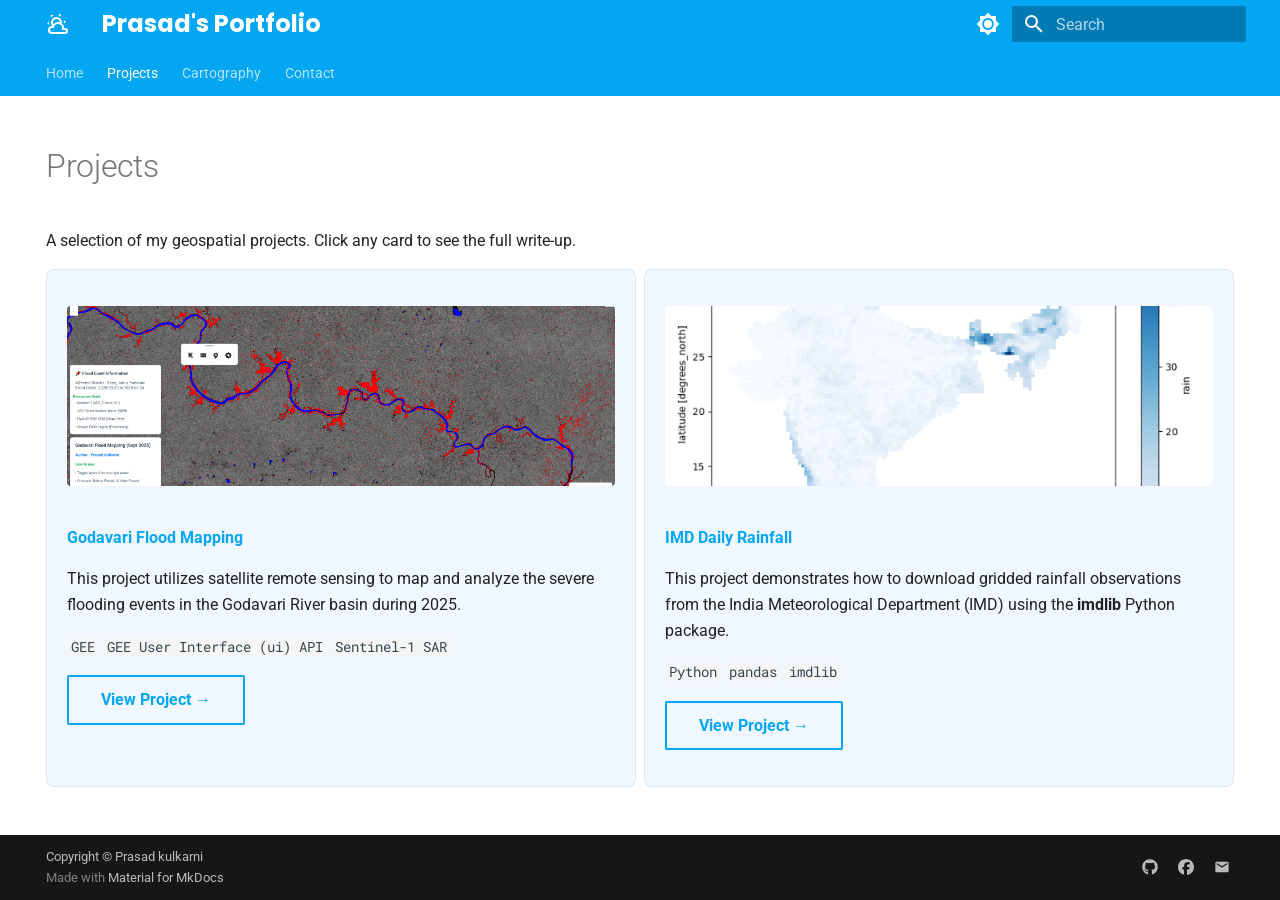
<file: projects/index.html>
<!doctype html>
<html lang="en" class="no-js">
  <head>
    
      <meta charset="utf-8">
      <meta name="viewport" content="width=device-width,initial-scale=1">
      
        <meta name="description" content="Portfolio of Prasad Kulkarni — GIS, Remote Sensing, and Spatial Data Science">
      
      
        <meta name="author" content="Prasad Kulkarni">
      
      
      
        <link rel="prev" href="..">
      
      
        <link rel="next" href="godavari-flood/">
      
      
        
      
      
      <link rel="icon" href="../assets/images/favicon.png">
      <meta name="generator" content="mkdocs-1.6.1, mkdocs-material-9.7.6">
    
    
      
        <title>All Projects - Prasad's Portfolio</title>
      
    
    
      <link rel="stylesheet" href="../assets/stylesheets/main.484c7ddc.min.css">
      
        
        <link rel="stylesheet" href="../assets/stylesheets/palette.ab4e12ef.min.css">
      
      


    
    
      
    
    
      
        
        
        <link rel="preconnect" href="https://fonts.gstatic.com" crossorigin>
        <link rel="stylesheet" href="https://fonts.googleapis.com/css?family=Roboto:300,300i,400,400i,700,700i%7CRoboto+Mono:400,400i,700,700i&display=fallback">
        <style>:root{--md-text-font:"Roboto";--md-code-font:"Roboto Mono"}</style>
      
    
    
      <link rel="stylesheet" href="../assets/css/extra.css">
    
    <script>__md_scope=new URL("..",location),__md_hash=e=>[...e].reduce(((e,_)=>(e<<5)-e+_.charCodeAt(0)),0),__md_get=(e,_=localStorage,t=__md_scope)=>JSON.parse(_.getItem(t.pathname+"."+e)),__md_set=(e,_,t=localStorage,a=__md_scope)=>{try{t.setItem(a.pathname+"."+e,JSON.stringify(_))}catch(e){}}</script>
    
      

    
    
  </head>
  
  
    
    
      
    
    
    
    
    <body dir="ltr" data-md-color-scheme="default" data-md-color-primary="light-blue" data-md-color-accent="indigo">
  
    
    <input class="md-toggle" data-md-toggle="drawer" type="checkbox" id="__drawer" autocomplete="off">
    <input class="md-toggle" data-md-toggle="search" type="checkbox" id="__search" autocomplete="off">
    <label class="md-overlay" for="__drawer"></label>
    <div data-md-component="skip">
      
        
        <a href="#projects" class="md-skip">
          Skip to content
        </a>
      
    </div>
    <div data-md-component="announce">
      
    </div>
    
    
      

<header class="md-header" data-md-component="header">
  <nav class="md-header__inner md-grid" aria-label="Header">
    <a href=".." title="Prasad&#39;s Portfolio" class="md-header__button md-logo" aria-label="Prasad's Portfolio" data-md-component="logo">
      
  
  <svg xmlns="http://www.w3.org/2000/svg" viewBox="0 0 24 24"><path d="M12.74 5.47c2.36 1.03 3.61 3.56 3.18 5.99A6 6 0 0 1 18 16v.17a3 3 0 0 1 1-.17 3 3 0 0 1 3 3 3 3 0 0 1-3 3H6a4 4 0 0 1-4-4 4 4 0 0 1 4-4h.27C5 12.45 4.6 10.24 5.5 8.26a5.49 5.49 0 0 1 7.24-2.79m-.81 1.83c-1.77-.8-3.84.01-4.62 1.77-.46 1.02-.38 2.15.1 3.06A5.99 5.99 0 0 1 12 10c.7 0 1.38.12 2 .34a3.51 3.51 0 0 0-2.07-3.04m1.62-3.66c-.55-.24-1.1-.41-1.67-.52l2.49-1.3.9 2.89a7.7 7.7 0 0 0-1.72-1.07m-7.46.8c-.49.35-.92.75-1.29 1.19l.11-2.81 2.96.68c-.62.21-1.22.53-1.78.94M18 9.71c-.09-.59-.22-1.16-.41-1.71l2.38 1.5-2.05 2.23c.11-.65.13-1.33.08-2.02M3.04 11.3c.07.6.2 1.17.39 1.7l-2.37-1.5L3.1 9.28c-.1.65-.13 1.33-.06 2.02M19 18h-3v-2a4 4 0 0 0-4-4 4 4 0 0 0-4 4H6a2 2 0 0 0-2 2 2 2 0 0 0 2 2h13a1 1 0 0 0 1-1 1 1 0 0 0-1-1"/></svg>

    </a>
    <label class="md-header__button md-icon" for="__drawer">
      
      <svg xmlns="http://www.w3.org/2000/svg" viewBox="0 0 24 24"><path d="M3 6h18v2H3zm0 5h18v2H3zm0 5h18v2H3z"/></svg>
    </label>
    <div class="md-header__title" data-md-component="header-title">
      <div class="md-header__ellipsis">
        <div class="md-header__topic">
          <span class="md-ellipsis">
            Prasad's Portfolio
          </span>
        </div>
        <div class="md-header__topic" data-md-component="header-topic">
          <span class="md-ellipsis">
            
              All Projects
            
          </span>
        </div>
      </div>
    </div>
    
      
        <form class="md-header__option" data-md-component="palette">
  
    
    
    
    <input class="md-option" data-md-color-media="" data-md-color-scheme="default" data-md-color-primary="light-blue" data-md-color-accent="indigo"  aria-label="Switch to dark mode"  type="radio" name="__palette" id="__palette_0">
    
      <label class="md-header__button md-icon" title="Switch to dark mode" for="__palette_1" hidden>
        <svg xmlns="http://www.w3.org/2000/svg" viewBox="0 0 24 24"><path d="M12 8a4 4 0 0 0-4 4 4 4 0 0 0 4 4 4 4 0 0 0 4-4 4 4 0 0 0-4-4m0 10a6 6 0 0 1-6-6 6 6 0 0 1 6-6 6 6 0 0 1 6 6 6 6 0 0 1-6 6m8-9.31V4h-4.69L12 .69 8.69 4H4v4.69L.69 12 4 15.31V20h4.69L12 23.31 15.31 20H20v-4.69L23.31 12z"/></svg>
      </label>
    
  
    
    
    
    <input class="md-option" data-md-color-media="" data-md-color-scheme="slate" data-md-color-primary="black" data-md-color-accent="indigo"  aria-label="Switch to light mode"  type="radio" name="__palette" id="__palette_1">
    
      <label class="md-header__button md-icon" title="Switch to light mode" for="__palette_0" hidden>
        <svg xmlns="http://www.w3.org/2000/svg" viewBox="0 0 24 24"><path d="M12 18c-.89 0-1.74-.2-2.5-.55C11.56 16.5 13 14.42 13 12s-1.44-4.5-3.5-5.45C10.26 6.2 11.11 6 12 6a6 6 0 0 1 6 6 6 6 0 0 1-6 6m8-9.31V4h-4.69L12 .69 8.69 4H4v4.69L.69 12 4 15.31V20h4.69L12 23.31 15.31 20H20v-4.69L23.31 12z"/></svg>
      </label>
    
  
</form>
      
    
    
      <script>var palette=__md_get("__palette");if(palette&&palette.color){if("(prefers-color-scheme)"===palette.color.media){var media=matchMedia("(prefers-color-scheme: light)"),input=document.querySelector(media.matches?"[data-md-color-media='(prefers-color-scheme: light)']":"[data-md-color-media='(prefers-color-scheme: dark)']");palette.color.media=input.getAttribute("data-md-color-media"),palette.color.scheme=input.getAttribute("data-md-color-scheme"),palette.color.primary=input.getAttribute("data-md-color-primary"),palette.color.accent=input.getAttribute("data-md-color-accent")}for(var[key,value]of Object.entries(palette.color))document.body.setAttribute("data-md-color-"+key,value)}</script>
    
    
    
      
      
        <label class="md-header__button md-icon" for="__search">
          
          <svg xmlns="http://www.w3.org/2000/svg" viewBox="0 0 24 24"><path d="M9.5 3A6.5 6.5 0 0 1 16 9.5c0 1.61-.59 3.09-1.56 4.23l.27.27h.79l5 5-1.5 1.5-5-5v-.79l-.27-.27A6.52 6.52 0 0 1 9.5 16 6.5 6.5 0 0 1 3 9.5 6.5 6.5 0 0 1 9.5 3m0 2C7 5 5 7 5 9.5S7 14 9.5 14 14 12 14 9.5 12 5 9.5 5"/></svg>
        </label>
        <div class="md-search" data-md-component="search" role="dialog">
  <label class="md-search__overlay" for="__search"></label>
  <div class="md-search__inner" role="search">
    <form class="md-search__form" name="search">
      <input type="text" class="md-search__input" name="query" aria-label="Search" placeholder="Search" autocapitalize="off" autocorrect="off" autocomplete="off" spellcheck="false" data-md-component="search-query" required>
      <label class="md-search__icon md-icon" for="__search">
        
        <svg xmlns="http://www.w3.org/2000/svg" viewBox="0 0 24 24"><path d="M9.5 3A6.5 6.5 0 0 1 16 9.5c0 1.61-.59 3.09-1.56 4.23l.27.27h.79l5 5-1.5 1.5-5-5v-.79l-.27-.27A6.52 6.52 0 0 1 9.5 16 6.5 6.5 0 0 1 3 9.5 6.5 6.5 0 0 1 9.5 3m0 2C7 5 5 7 5 9.5S7 14 9.5 14 14 12 14 9.5 12 5 9.5 5"/></svg>
        
        <svg xmlns="http://www.w3.org/2000/svg" viewBox="0 0 24 24"><path d="M20 11v2H8l5.5 5.5-1.42 1.42L4.16 12l7.92-7.92L13.5 5.5 8 11z"/></svg>
      </label>
      <nav class="md-search__options" aria-label="Search">
        
        <button type="reset" class="md-search__icon md-icon" title="Clear" aria-label="Clear" tabindex="-1">
          
          <svg xmlns="http://www.w3.org/2000/svg" viewBox="0 0 24 24"><path d="M19 6.41 17.59 5 12 10.59 6.41 5 5 6.41 10.59 12 5 17.59 6.41 19 12 13.41 17.59 19 19 17.59 13.41 12z"/></svg>
        </button>
      </nav>
      
    </form>
    <div class="md-search__output">
      <div class="md-search__scrollwrap" tabindex="0" data-md-scrollfix>
        <div class="md-search-result" data-md-component="search-result">
          <div class="md-search-result__meta">
            Initializing search
          </div>
          <ol class="md-search-result__list" role="presentation"></ol>
        </div>
      </div>
    </div>
  </div>
</div>
      
    
    
  </nav>
  
</header>
    
    <div class="md-container" data-md-component="container">
      
      
        
          
            
<nav class="md-tabs" aria-label="Tabs" data-md-component="tabs">
  <div class="md-grid">
    <ul class="md-tabs__list">
      
        
  
  
  
  
    <li class="md-tabs__item">
      <a href=".." class="md-tabs__link">
        
  
  
    
  
  Home

      </a>
    </li>
  

      
        
  
  
  
    
  
  
    
    
      <li class="md-tabs__item md-tabs__item--active">
        <a href="./" class="md-tabs__link">
          
  
  
  Projects

        </a>
      </li>
    
  

      
        
  
  
  
  
    <li class="md-tabs__item">
      <a href="../cartography/" class="md-tabs__link">
        
  
  
    
  
  Cartography

      </a>
    </li>
  

      
        
  
  
  
  
    <li class="md-tabs__item">
      <a href="../contact/" class="md-tabs__link">
        
  
  
    
  
  Contact

      </a>
    </li>
  

      
    </ul>
  </div>
</nav>
          
        
      
      <main class="md-main" data-md-component="main">
        <div class="md-main__inner md-grid">
          
            
              
                
              
              <div class="md-sidebar md-sidebar--primary" data-md-component="sidebar" data-md-type="navigation" hidden>
                <div class="md-sidebar__scrollwrap">
                  <div class="md-sidebar__inner">
                    


  


<nav class="md-nav md-nav--primary md-nav--lifted" aria-label="Navigation" data-md-level="0">
  <label class="md-nav__title" for="__drawer">
    <a href=".." title="Prasad&#39;s Portfolio" class="md-nav__button md-logo" aria-label="Prasad's Portfolio" data-md-component="logo">
      
  
  <svg xmlns="http://www.w3.org/2000/svg" viewBox="0 0 24 24"><path d="M12.74 5.47c2.36 1.03 3.61 3.56 3.18 5.99A6 6 0 0 1 18 16v.17a3 3 0 0 1 1-.17 3 3 0 0 1 3 3 3 3 0 0 1-3 3H6a4 4 0 0 1-4-4 4 4 0 0 1 4-4h.27C5 12.45 4.6 10.24 5.5 8.26a5.49 5.49 0 0 1 7.24-2.79m-.81 1.83c-1.77-.8-3.84.01-4.62 1.77-.46 1.02-.38 2.15.1 3.06A5.99 5.99 0 0 1 12 10c.7 0 1.38.12 2 .34a3.51 3.51 0 0 0-2.07-3.04m1.62-3.66c-.55-.24-1.1-.41-1.67-.52l2.49-1.3.9 2.89a7.7 7.7 0 0 0-1.72-1.07m-7.46.8c-.49.35-.92.75-1.29 1.19l.11-2.81 2.96.68c-.62.21-1.22.53-1.78.94M18 9.71c-.09-.59-.22-1.16-.41-1.71l2.38 1.5-2.05 2.23c.11-.65.13-1.33.08-2.02M3.04 11.3c.07.6.2 1.17.39 1.7l-2.37-1.5L3.1 9.28c-.1.65-.13 1.33-.06 2.02M19 18h-3v-2a4 4 0 0 0-4-4 4 4 0 0 0-4 4H6a2 2 0 0 0-2 2 2 2 0 0 0 2 2h13a1 1 0 0 0 1-1 1 1 0 0 0-1-1"/></svg>

    </a>
    Prasad's Portfolio
  </label>
  
  <ul class="md-nav__list" data-md-scrollfix>
    
      
      
  
  
  
  
    <li class="md-nav__item">
      <a href=".." class="md-nav__link">
        
  
  
  <span class="md-ellipsis">
    
  
    Home
  

    
  </span>
  
  

      </a>
    </li>
  

    
      
      
  
  
    
  
  
  
    
    
    
    
      
        
        
      
      
    
    
    <li class="md-nav__item md-nav__item--active md-nav__item--section md-nav__item--nested">
      
        
        
        <input class="md-nav__toggle md-toggle " type="checkbox" id="__nav_2" checked>
        
          
          <label class="md-nav__link" for="__nav_2" id="__nav_2_label" tabindex="">
            
  
  
  <span class="md-ellipsis">
    
  
    Projects
  

    
  </span>
  
  

            <span class="md-nav__icon md-icon"></span>
          </label>
        
        <nav class="md-nav" data-md-level="1" aria-labelledby="__nav_2_label" aria-expanded="true">
          <label class="md-nav__title" for="__nav_2">
            <span class="md-nav__icon md-icon"></span>
            
  
    Projects
  

          </label>
          <ul class="md-nav__list" data-md-scrollfix>
            
              
                
  
  
    
  
  
  
    <li class="md-nav__item md-nav__item--active">
      
      <input class="md-nav__toggle md-toggle" type="checkbox" id="__toc">
      
      
        
      
      
      <a href="./" class="md-nav__link md-nav__link--active">
        
  
  
  <span class="md-ellipsis">
    
  
    All Projects
  

    
  </span>
  
  

      </a>
      
    </li>
  

              
            
              
                
  
  
  
  
    <li class="md-nav__item">
      <a href="godavari-flood/" class="md-nav__link">
        
  
  
  <span class="md-ellipsis">
    
  
    Flood Mapping Project
  

    
  </span>
  
  

      </a>
    </li>
  

              
            
              
                
  
  
  
  
    <li class="md-nav__item">
      <a href="Daily-Rainfall-From-IMD-Gridded-Data/" class="md-nav__link">
        
  
  
  <span class="md-ellipsis">
    
  
    Daily Rainfall Data Download from IMD
  

    
  </span>
  
  

      </a>
    </li>
  

              
            
          </ul>
        </nav>
      
    </li>
  

    
      
      
  
  
  
  
    <li class="md-nav__item">
      <a href="../cartography/" class="md-nav__link">
        
  
  
  <span class="md-ellipsis">
    
  
    Cartography
  

    
  </span>
  
  

      </a>
    </li>
  

    
      
      
  
  
  
  
    <li class="md-nav__item">
      <a href="../contact/" class="md-nav__link">
        
  
  
  <span class="md-ellipsis">
    
  
    Contact
  

    
  </span>
  
  

      </a>
    </li>
  

    
  </ul>
</nav>
                  </div>
                </div>
              </div>
            
            
              
                
              
              <div class="md-sidebar md-sidebar--secondary" data-md-component="sidebar" data-md-type="toc" hidden>
                <div class="md-sidebar__scrollwrap">
                  <div class="md-sidebar__inner">
                    

<nav class="md-nav md-nav--secondary" aria-label="Table of contents">
  
  
  
    
  
  
</nav>
                  </div>
                </div>
              </div>
            
          
          
            <div class="md-content" data-md-component="content">
              
              <article class="md-content__inner md-typeset">
                
                  
  




<!--
CHECKLIST FOR THIS PAGE:
- [ ] Replace the two placeholder cards (marked [YOUR PROJECT ...]) with your real projects
- [ ] For each project: add a thumbnail image to docs/assets/images/ and update the path below
- [ ] For each project: create a project page by copying sample-project.md
- [ ] For each project: add a nav entry in mkdocs.yml (see the comments there)
- [ ] Delete placeholder cards you don't need yet
-->

<h1 id="projects">Projects</h1>
<p>A selection of my geospatial projects. Click any card to see the full write-up.</p>
<div class="grid">
<div class="project-card">
<p><img alt="" src="../assets/images/godavari-flood.png" /></p>
<p><strong><a href="godavari-flood/">Godavari Flood Mapping</a></strong></p>
<p>This project utilizes satellite remote sensing to map and analyze the severe flooding events in the Godavari River basin during 2025.</p>
<p><code>GEE</code> <code>GEE User Interface (ui) API</code> <code>Sentinel-1 SAR</code></p>
<p><a class="md-button" href="godavari-flood/">View Project →</a></p>
</div>
<div class="project-card">
<p><img alt="" src="../assets/images/imd.png" /></p>
<p><strong><a href="Daily-Rainfall-From-IMD-Gridded-Data/">IMD Daily Rainfall</a></strong></p>
<p>This project demonstrates how to download gridded rainfall observations from the India Meteorological Department (IMD) using the <strong>imdlib</strong> Python package.</p>
<p><code>Python</code> <code>pandas</code> <code>imdlib</code></p>
<p><a class="md-button" href="Daily-Rainfall-From-IMD-Gridded-Data/">View Project →</a></p>
</div>
</div>







  
  




  



                
              </article>
            </div>
          
          
<script>var target=document.getElementById(location.hash.slice(1));target&&target.name&&(target.checked=target.name.startsWith("__tabbed_"))</script>
        </div>
        
          <button type="button" class="md-top md-icon" data-md-component="top" hidden>
  
  <svg xmlns="http://www.w3.org/2000/svg" viewBox="0 0 24 24"><path d="M13 20h-2V8l-5.5 5.5-1.42-1.42L12 4.16l7.92 7.92-1.42 1.42L13 8z"/></svg>
  Back to top
</button>
        
      </main>
      
        <footer class="md-footer">
  
  <div class="md-footer-meta md-typeset">
    <div class="md-footer-meta__inner md-grid">
      <div class="md-copyright">
  
    <div class="md-copyright__highlight">
      Copyright &copy; Prasad kulkarni
    </div>
  
  
    Made with
    <a href="https://squidfunk.github.io/mkdocs-material/" target="_blank" rel="noopener">
      Material for MkDocs
    </a>
  
</div>
      
        
<div class="md-social">
  
    
    
    
    
      
      
    
    <a href="https://github.com/kulprasad2007" target="_blank" rel="noopener" title="github.com" class="md-social__link">
      <svg xmlns="http://www.w3.org/2000/svg" viewBox="0 0 512 512"><!--! Font Awesome Free 7.1.0 by @fontawesome - https://fontawesome.com License - https://fontawesome.com/license/free (Icons: CC BY 4.0, Fonts: SIL OFL 1.1, Code: MIT License) Copyright 2025 Fonticons, Inc.--><path d="M173.9 397.4c0 2-2.3 3.6-5.2 3.6-3.3.3-5.6-1.3-5.6-3.6 0-2 2.3-3.6 5.2-3.6 3-.3 5.6 1.3 5.6 3.6m-31.1-4.5c-.7 2 1.3 4.3 4.3 4.9 2.6 1 5.6 0 6.2-2s-1.3-4.3-4.3-5.2c-2.6-.7-5.5.3-6.2 2.3m44.2-1.7c-2.9.7-4.9 2.6-4.6 4.9.3 2 2.9 3.3 5.9 2.6 2.9-.7 4.9-2.6 4.6-4.6-.3-1.9-3-3.2-5.9-2.9M252.8 8C114.1 8 8 113.3 8 252c0 110.9 69.8 205.8 169.5 239.2 12.8 2.3 17.3-5.6 17.3-12.1 0-6.2-.3-40.4-.3-61.4 0 0-70 15-84.7-29.8 0 0-11.4-29.1-27.8-36.6 0 0-22.9-15.7 1.6-15.4 0 0 24.9 2 38.6 25.8 21.9 38.6 58.6 27.5 72.9 20.9 2.3-16 8.8-27.1 16-33.7-55.9-6.2-112.3-14.3-112.3-110.5 0-27.5 7.6-41.3 23.6-58.9-2.6-6.5-11.1-33.3 2.6-67.9 20.9-6.5 69 27 69 27 20-5.6 41.5-8.5 62.8-8.5s42.8 2.9 62.8 8.5c0 0 48.1-33.6 69-27 13.7 34.7 5.2 61.4 2.6 67.9 16 17.7 25.8 31.5 25.8 58.9 0 96.5-58.9 104.2-114.8 110.5 9.2 7.9 17 22.9 17 46.4 0 33.7-.3 75.4-.3 83.6 0 6.5 4.6 14.4 17.3 12.1C436.2 457.8 504 362.9 504 252 504 113.3 391.5 8 252.8 8M105.2 352.9c-1.3 1-1 3.3.7 5.2 1.6 1.6 3.9 2.3 5.2 1 1.3-1 1-3.3-.7-5.2-1.6-1.6-3.9-2.3-5.2-1m-10.8-8.1c-.7 1.3.3 2.9 2.3 3.9 1.6 1 3.6.7 4.3-.7.7-1.3-.3-2.9-2.3-3.9-2-.6-3.6-.3-4.3.7m32.4 35.6c-1.6 1.3-1 4.3 1.3 6.2 2.3 2.3 5.2 2.6 6.5 1 1.3-1.3.7-4.3-1.3-6.2-2.2-2.3-5.2-2.6-6.5-1m-11.4-14.7c-1.6 1-1.6 3.6 0 5.9s4.3 3.3 5.6 2.3c1.6-1.3 1.6-3.9 0-6.2-1.4-2.3-4-3.3-5.6-2"/></svg>
    </a>
  
    
    
    
    
      
      
    
    <a href="https://facebook.com/kulprasad2007" target="_blank" rel="noopener" title="facebook.com" class="md-social__link">
      <svg xmlns="http://www.w3.org/2000/svg" viewBox="0 0 512 512"><!--! Font Awesome Free 7.1.0 by @fontawesome - https://fontawesome.com License - https://fontawesome.com/license/free (Icons: CC BY 4.0, Fonts: SIL OFL 1.1, Code: MIT License) Copyright 2025 Fonticons, Inc.--><path d="M512 256C512 114.6 397.4 0 256 0S0 114.6 0 256c0 120 82.7 220.8 194.2 248.5V334.2h-52.8V256h52.8v-33.7c0-87.1 39.4-127.5 125-127.5 16.2 0 44.2 3.2 55.7 6.4V172c-6-.6-16.5-1-29.6-1-42 0-58.2 15.9-58.2 57.2V256h83.6l-14.4 78.2H287v175.9C413.8 494.8 512 386.9 512 256"/></svg>
    </a>
  
    
    
    
    
    <a href="mailto:kulprasad2024@outlook.com" target="_blank" rel="noopener" title="" class="md-social__link">
      <svg xmlns="http://www.w3.org/2000/svg" viewBox="0 0 24 24"><path d="m20 8-8 5-8-5V6l8 5 8-5m0-2H4c-1.11 0-2 .89-2 2v12a2 2 0 0 0 2 2h16a2 2 0 0 0 2-2V6a2 2 0 0 0-2-2"/></svg>
    </a>
  
</div>
      
    </div>
  </div>
</footer>
      
    </div>
    <div class="md-dialog" data-md-component="dialog">
      <div class="md-dialog__inner md-typeset"></div>
    </div>
    
    
    
      
      
      <script id="__config" type="application/json">{"annotate": null, "base": "..", "features": ["navigation.tabs", "navigation.top", "content.code.copy"], "search": "../assets/javascripts/workers/search.2c215733.min.js", "tags": null, "translations": {"clipboard.copied": "Copied to clipboard", "clipboard.copy": "Copy to clipboard", "search.result.more.one": "1 more on this page", "search.result.more.other": "# more on this page", "search.result.none": "No matching documents", "search.result.one": "1 matching document", "search.result.other": "# matching documents", "search.result.placeholder": "Type to start searching", "search.result.term.missing": "Missing", "select.version": "Select version"}, "version": null}</script>
    
    
      <script src="../assets/javascripts/bundle.79ae519e.min.js"></script>
      
    
  </body>
</html>
</file>
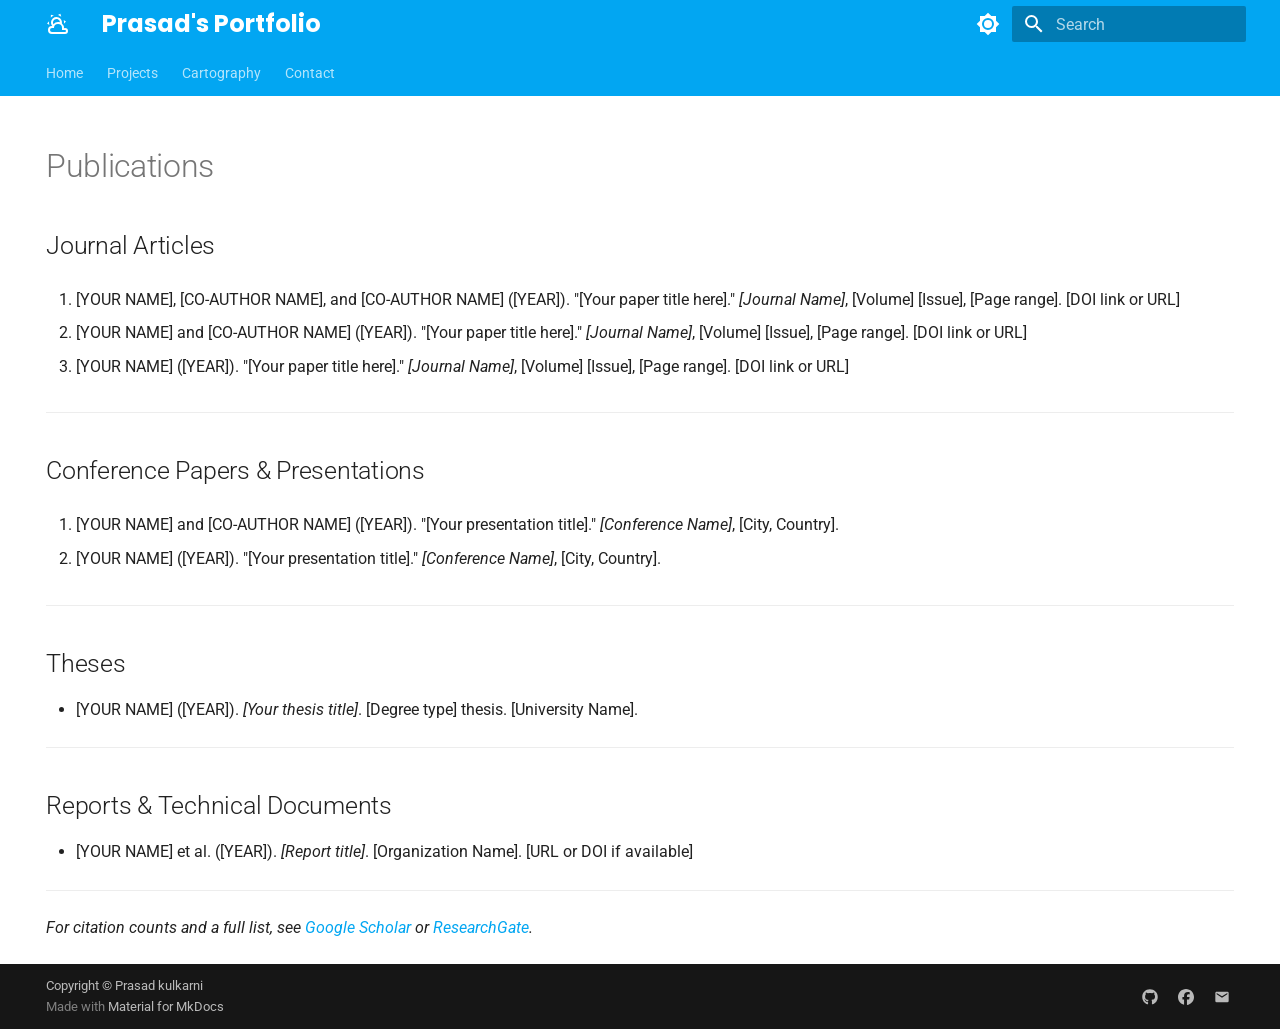
<file: publications/index.html>
<!doctype html>
<html lang="en" class="no-js">
  <head>
    
      <meta charset="utf-8">
      <meta name="viewport" content="width=device-width,initial-scale=1">
      
        <meta name="description" content="Portfolio of Prasad Kulkarni — GIS, Remote Sensing, and Spatial Data Science">
      
      
        <meta name="author" content="Prasad Kulkarni">
      
      
      
      
      
        
      
      
      <link rel="icon" href="../assets/images/favicon.png">
      <meta name="generator" content="mkdocs-1.6.1, mkdocs-material-9.7.6">
    
    
      
        <title>Publications - Prasad's Portfolio</title>
      
    
    
      <link rel="stylesheet" href="../assets/stylesheets/main.484c7ddc.min.css">
      
        
        <link rel="stylesheet" href="../assets/stylesheets/palette.ab4e12ef.min.css">
      
      


    
    
      
    
    
      
        
        
        <link rel="preconnect" href="https://fonts.gstatic.com" crossorigin>
        <link rel="stylesheet" href="https://fonts.googleapis.com/css?family=Roboto:300,300i,400,400i,700,700i%7CRoboto+Mono:400,400i,700,700i&display=fallback">
        <style>:root{--md-text-font:"Roboto";--md-code-font:"Roboto Mono"}</style>
      
    
    
      <link rel="stylesheet" href="../assets/css/extra.css">
    
    <script>__md_scope=new URL("..",location),__md_hash=e=>[...e].reduce(((e,_)=>(e<<5)-e+_.charCodeAt(0)),0),__md_get=(e,_=localStorage,t=__md_scope)=>JSON.parse(_.getItem(t.pathname+"."+e)),__md_set=(e,_,t=localStorage,a=__md_scope)=>{try{t.setItem(a.pathname+"."+e,JSON.stringify(_))}catch(e){}}</script>
    
      

    
    
  </head>
  
  
    
    
      
    
    
    
    
    <body dir="ltr" data-md-color-scheme="default" data-md-color-primary="light-blue" data-md-color-accent="indigo">
  
    
    <input class="md-toggle" data-md-toggle="drawer" type="checkbox" id="__drawer" autocomplete="off">
    <input class="md-toggle" data-md-toggle="search" type="checkbox" id="__search" autocomplete="off">
    <label class="md-overlay" for="__drawer"></label>
    <div data-md-component="skip">
      
        
        <a href="#publications" class="md-skip">
          Skip to content
        </a>
      
    </div>
    <div data-md-component="announce">
      
    </div>
    
    
      

<header class="md-header" data-md-component="header">
  <nav class="md-header__inner md-grid" aria-label="Header">
    <a href=".." title="Prasad&#39;s Portfolio" class="md-header__button md-logo" aria-label="Prasad's Portfolio" data-md-component="logo">
      
  
  <svg xmlns="http://www.w3.org/2000/svg" viewBox="0 0 24 24"><path d="M12.74 5.47c2.36 1.03 3.61 3.56 3.18 5.99A6 6 0 0 1 18 16v.17a3 3 0 0 1 1-.17 3 3 0 0 1 3 3 3 3 0 0 1-3 3H6a4 4 0 0 1-4-4 4 4 0 0 1 4-4h.27C5 12.45 4.6 10.24 5.5 8.26a5.49 5.49 0 0 1 7.24-2.79m-.81 1.83c-1.77-.8-3.84.01-4.62 1.77-.46 1.02-.38 2.15.1 3.06A5.99 5.99 0 0 1 12 10c.7 0 1.38.12 2 .34a3.51 3.51 0 0 0-2.07-3.04m1.62-3.66c-.55-.24-1.1-.41-1.67-.52l2.49-1.3.9 2.89a7.7 7.7 0 0 0-1.72-1.07m-7.46.8c-.49.35-.92.75-1.29 1.19l.11-2.81 2.96.68c-.62.21-1.22.53-1.78.94M18 9.71c-.09-.59-.22-1.16-.41-1.71l2.38 1.5-2.05 2.23c.11-.65.13-1.33.08-2.02M3.04 11.3c.07.6.2 1.17.39 1.7l-2.37-1.5L3.1 9.28c-.1.65-.13 1.33-.06 2.02M19 18h-3v-2a4 4 0 0 0-4-4 4 4 0 0 0-4 4H6a2 2 0 0 0-2 2 2 2 0 0 0 2 2h13a1 1 0 0 0 1-1 1 1 0 0 0-1-1"/></svg>

    </a>
    <label class="md-header__button md-icon" for="__drawer">
      
      <svg xmlns="http://www.w3.org/2000/svg" viewBox="0 0 24 24"><path d="M3 6h18v2H3zm0 5h18v2H3zm0 5h18v2H3z"/></svg>
    </label>
    <div class="md-header__title" data-md-component="header-title">
      <div class="md-header__ellipsis">
        <div class="md-header__topic">
          <span class="md-ellipsis">
            Prasad's Portfolio
          </span>
        </div>
        <div class="md-header__topic" data-md-component="header-topic">
          <span class="md-ellipsis">
            
              Publications
            
          </span>
        </div>
      </div>
    </div>
    
      
        <form class="md-header__option" data-md-component="palette">
  
    
    
    
    <input class="md-option" data-md-color-media="" data-md-color-scheme="default" data-md-color-primary="light-blue" data-md-color-accent="indigo"  aria-label="Switch to dark mode"  type="radio" name="__palette" id="__palette_0">
    
      <label class="md-header__button md-icon" title="Switch to dark mode" for="__palette_1" hidden>
        <svg xmlns="http://www.w3.org/2000/svg" viewBox="0 0 24 24"><path d="M12 8a4 4 0 0 0-4 4 4 4 0 0 0 4 4 4 4 0 0 0 4-4 4 4 0 0 0-4-4m0 10a6 6 0 0 1-6-6 6 6 0 0 1 6-6 6 6 0 0 1 6 6 6 6 0 0 1-6 6m8-9.31V4h-4.69L12 .69 8.69 4H4v4.69L.69 12 4 15.31V20h4.69L12 23.31 15.31 20H20v-4.69L23.31 12z"/></svg>
      </label>
    
  
    
    
    
    <input class="md-option" data-md-color-media="" data-md-color-scheme="slate" data-md-color-primary="black" data-md-color-accent="indigo"  aria-label="Switch to light mode"  type="radio" name="__palette" id="__palette_1">
    
      <label class="md-header__button md-icon" title="Switch to light mode" for="__palette_0" hidden>
        <svg xmlns="http://www.w3.org/2000/svg" viewBox="0 0 24 24"><path d="M12 18c-.89 0-1.74-.2-2.5-.55C11.56 16.5 13 14.42 13 12s-1.44-4.5-3.5-5.45C10.26 6.2 11.11 6 12 6a6 6 0 0 1 6 6 6 6 0 0 1-6 6m8-9.31V4h-4.69L12 .69 8.69 4H4v4.69L.69 12 4 15.31V20h4.69L12 23.31 15.31 20H20v-4.69L23.31 12z"/></svg>
      </label>
    
  
</form>
      
    
    
      <script>var palette=__md_get("__palette");if(palette&&palette.color){if("(prefers-color-scheme)"===palette.color.media){var media=matchMedia("(prefers-color-scheme: light)"),input=document.querySelector(media.matches?"[data-md-color-media='(prefers-color-scheme: light)']":"[data-md-color-media='(prefers-color-scheme: dark)']");palette.color.media=input.getAttribute("data-md-color-media"),palette.color.scheme=input.getAttribute("data-md-color-scheme"),palette.color.primary=input.getAttribute("data-md-color-primary"),palette.color.accent=input.getAttribute("data-md-color-accent")}for(var[key,value]of Object.entries(palette.color))document.body.setAttribute("data-md-color-"+key,value)}</script>
    
    
    
      
      
        <label class="md-header__button md-icon" for="__search">
          
          <svg xmlns="http://www.w3.org/2000/svg" viewBox="0 0 24 24"><path d="M9.5 3A6.5 6.5 0 0 1 16 9.5c0 1.61-.59 3.09-1.56 4.23l.27.27h.79l5 5-1.5 1.5-5-5v-.79l-.27-.27A6.52 6.52 0 0 1 9.5 16 6.5 6.5 0 0 1 3 9.5 6.5 6.5 0 0 1 9.5 3m0 2C7 5 5 7 5 9.5S7 14 9.5 14 14 12 14 9.5 12 5 9.5 5"/></svg>
        </label>
        <div class="md-search" data-md-component="search" role="dialog">
  <label class="md-search__overlay" for="__search"></label>
  <div class="md-search__inner" role="search">
    <form class="md-search__form" name="search">
      <input type="text" class="md-search__input" name="query" aria-label="Search" placeholder="Search" autocapitalize="off" autocorrect="off" autocomplete="off" spellcheck="false" data-md-component="search-query" required>
      <label class="md-search__icon md-icon" for="__search">
        
        <svg xmlns="http://www.w3.org/2000/svg" viewBox="0 0 24 24"><path d="M9.5 3A6.5 6.5 0 0 1 16 9.5c0 1.61-.59 3.09-1.56 4.23l.27.27h.79l5 5-1.5 1.5-5-5v-.79l-.27-.27A6.52 6.52 0 0 1 9.5 16 6.5 6.5 0 0 1 3 9.5 6.5 6.5 0 0 1 9.5 3m0 2C7 5 5 7 5 9.5S7 14 9.5 14 14 12 14 9.5 12 5 9.5 5"/></svg>
        
        <svg xmlns="http://www.w3.org/2000/svg" viewBox="0 0 24 24"><path d="M20 11v2H8l5.5 5.5-1.42 1.42L4.16 12l7.92-7.92L13.5 5.5 8 11z"/></svg>
      </label>
      <nav class="md-search__options" aria-label="Search">
        
        <button type="reset" class="md-search__icon md-icon" title="Clear" aria-label="Clear" tabindex="-1">
          
          <svg xmlns="http://www.w3.org/2000/svg" viewBox="0 0 24 24"><path d="M19 6.41 17.59 5 12 10.59 6.41 5 5 6.41 10.59 12 5 17.59 6.41 19 12 13.41 17.59 19 19 17.59 13.41 12z"/></svg>
        </button>
      </nav>
      
    </form>
    <div class="md-search__output">
      <div class="md-search__scrollwrap" tabindex="0" data-md-scrollfix>
        <div class="md-search-result" data-md-component="search-result">
          <div class="md-search-result__meta">
            Initializing search
          </div>
          <ol class="md-search-result__list" role="presentation"></ol>
        </div>
      </div>
    </div>
  </div>
</div>
      
    
    
  </nav>
  
</header>
    
    <div class="md-container" data-md-component="container">
      
      
        
          
            
<nav class="md-tabs" aria-label="Tabs" data-md-component="tabs">
  <div class="md-grid">
    <ul class="md-tabs__list">
      
        
  
  
  
  
    <li class="md-tabs__item">
      <a href=".." class="md-tabs__link">
        
  
  
    
  
  Home

      </a>
    </li>
  

      
        
  
  
  
  
    
    
      <li class="md-tabs__item">
        <a href="../projects/" class="md-tabs__link">
          
  
  
  Projects

        </a>
      </li>
    
  

      
        
  
  
  
  
    <li class="md-tabs__item">
      <a href="../cartography/" class="md-tabs__link">
        
  
  
    
  
  Cartography

      </a>
    </li>
  

      
        
  
  
  
  
    <li class="md-tabs__item">
      <a href="../contact/" class="md-tabs__link">
        
  
  
    
  
  Contact

      </a>
    </li>
  

      
    </ul>
  </div>
</nav>
          
        
      
      <main class="md-main" data-md-component="main">
        <div class="md-main__inner md-grid">
          
            
              
                
              
              <div class="md-sidebar md-sidebar--primary" data-md-component="sidebar" data-md-type="navigation" hidden>
                <div class="md-sidebar__scrollwrap">
                  <div class="md-sidebar__inner">
                    


  


<nav class="md-nav md-nav--primary md-nav--lifted" aria-label="Navigation" data-md-level="0">
  <label class="md-nav__title" for="__drawer">
    <a href=".." title="Prasad&#39;s Portfolio" class="md-nav__button md-logo" aria-label="Prasad's Portfolio" data-md-component="logo">
      
  
  <svg xmlns="http://www.w3.org/2000/svg" viewBox="0 0 24 24"><path d="M12.74 5.47c2.36 1.03 3.61 3.56 3.18 5.99A6 6 0 0 1 18 16v.17a3 3 0 0 1 1-.17 3 3 0 0 1 3 3 3 3 0 0 1-3 3H6a4 4 0 0 1-4-4 4 4 0 0 1 4-4h.27C5 12.45 4.6 10.24 5.5 8.26a5.49 5.49 0 0 1 7.24-2.79m-.81 1.83c-1.77-.8-3.84.01-4.62 1.77-.46 1.02-.38 2.15.1 3.06A5.99 5.99 0 0 1 12 10c.7 0 1.38.12 2 .34a3.51 3.51 0 0 0-2.07-3.04m1.62-3.66c-.55-.24-1.1-.41-1.67-.52l2.49-1.3.9 2.89a7.7 7.7 0 0 0-1.72-1.07m-7.46.8c-.49.35-.92.75-1.29 1.19l.11-2.81 2.96.68c-.62.21-1.22.53-1.78.94M18 9.71c-.09-.59-.22-1.16-.41-1.71l2.38 1.5-2.05 2.23c.11-.65.13-1.33.08-2.02M3.04 11.3c.07.6.2 1.17.39 1.7l-2.37-1.5L3.1 9.28c-.1.65-.13 1.33-.06 2.02M19 18h-3v-2a4 4 0 0 0-4-4 4 4 0 0 0-4 4H6a2 2 0 0 0-2 2 2 2 0 0 0 2 2h13a1 1 0 0 0 1-1 1 1 0 0 0-1-1"/></svg>

    </a>
    Prasad's Portfolio
  </label>
  
  <ul class="md-nav__list" data-md-scrollfix>
    
      
      
  
  
  
  
    <li class="md-nav__item">
      <a href=".." class="md-nav__link">
        
  
  
  <span class="md-ellipsis">
    
  
    Home
  

    
  </span>
  
  

      </a>
    </li>
  

    
      
      
  
  
  
  
    
    
    
    
      
      
    
    
    <li class="md-nav__item md-nav__item--nested">
      
        
        
        <input class="md-nav__toggle md-toggle " type="checkbox" id="__nav_2" >
        
          
          <label class="md-nav__link" for="__nav_2" id="__nav_2_label" tabindex="0">
            
  
  
  <span class="md-ellipsis">
    
  
    Projects
  

    
  </span>
  
  

            <span class="md-nav__icon md-icon"></span>
          </label>
        
        <nav class="md-nav" data-md-level="1" aria-labelledby="__nav_2_label" aria-expanded="false">
          <label class="md-nav__title" for="__nav_2">
            <span class="md-nav__icon md-icon"></span>
            
  
    Projects
  

          </label>
          <ul class="md-nav__list" data-md-scrollfix>
            
              
                
  
  
  
  
    <li class="md-nav__item">
      <a href="../projects/" class="md-nav__link">
        
  
  
  <span class="md-ellipsis">
    
  
    All Projects
  

    
  </span>
  
  

      </a>
    </li>
  

              
            
              
                
  
  
  
  
    <li class="md-nav__item">
      <a href="../projects/godavari-flood/" class="md-nav__link">
        
  
  
  <span class="md-ellipsis">
    
  
    Flood Mapping Project
  

    
  </span>
  
  

      </a>
    </li>
  

              
            
              
                
  
  
  
  
    <li class="md-nav__item">
      <a href="../projects/Daily-Rainfall-From-IMD-Gridded-Data/" class="md-nav__link">
        
  
  
  <span class="md-ellipsis">
    
  
    Daily Rainfall Data Download from IMD
  

    
  </span>
  
  

      </a>
    </li>
  

              
            
          </ul>
        </nav>
      
    </li>
  

    
      
      
  
  
  
  
    <li class="md-nav__item">
      <a href="../cartography/" class="md-nav__link">
        
  
  
  <span class="md-ellipsis">
    
  
    Cartography
  

    
  </span>
  
  

      </a>
    </li>
  

    
      
      
  
  
  
  
    <li class="md-nav__item">
      <a href="../contact/" class="md-nav__link">
        
  
  
  <span class="md-ellipsis">
    
  
    Contact
  

    
  </span>
  
  

      </a>
    </li>
  

    
  </ul>
</nav>
                  </div>
                </div>
              </div>
            
            
              
                
              
              <div class="md-sidebar md-sidebar--secondary" data-md-component="sidebar" data-md-type="toc" hidden>
                <div class="md-sidebar__scrollwrap">
                  <div class="md-sidebar__inner">
                    

<nav class="md-nav md-nav--secondary" aria-label="Table of contents">
  
  
  
    
  
  
    <label class="md-nav__title" for="__toc">
      <span class="md-nav__icon md-icon"></span>
      Table of contents
    </label>
    <ul class="md-nav__list" data-md-component="toc" data-md-scrollfix>
      
        <li class="md-nav__item">
  <a href="#journal-articles" class="md-nav__link">
    <span class="md-ellipsis">
      
        Journal Articles
      
    </span>
  </a>
  
</li>
      
        <li class="md-nav__item">
  <a href="#conference-papers-presentations" class="md-nav__link">
    <span class="md-ellipsis">
      
        Conference Papers &amp; Presentations
      
    </span>
  </a>
  
</li>
      
        <li class="md-nav__item">
  <a href="#theses" class="md-nav__link">
    <span class="md-ellipsis">
      
        Theses
      
    </span>
  </a>
  
</li>
      
        <li class="md-nav__item">
  <a href="#reports-technical-documents" class="md-nav__link">
    <span class="md-ellipsis">
      
        Reports &amp; Technical Documents
      
    </span>
  </a>
  
</li>
      
    </ul>
  
</nav>
                  </div>
                </div>
              </div>
            
          
          
            <div class="md-content" data-md-component="content">
              
              <article class="md-content__inner md-typeset">
                
                  
  




<!--
CHECKLIST FOR THIS PAGE:
- [ ] Replace each [YOUR ...] placeholder with your actual information
- [ ] Add or remove entries in each section as needed
- [ ] Remove sections that are not applicable (e.g., Theses, Conference Presentations)
- [ ] Add DOI or URL links where available
-->

<h1 id="publications">Publications</h1>
<h2 id="journal-articles">Journal Articles</h2>
<ol>
<li>
<p>[YOUR NAME], [CO-AUTHOR NAME], and [CO-AUTHOR NAME] ([YEAR]). "[Your paper title here]." <em>[Journal Name]</em>, [Volume] [Issue], [Page range]. [DOI link or URL]</p>
</li>
<li>
<p>[YOUR NAME] and [CO-AUTHOR NAME] ([YEAR]). "[Your paper title here]." <em>[Journal Name]</em>, [Volume] [Issue], [Page range]. [DOI link or URL]</p>
</li>
<li>
<p>[YOUR NAME] ([YEAR]). "[Your paper title here]." <em>[Journal Name]</em>, [Volume] [Issue], [Page range]. [DOI link or URL]</p>
</li>
</ol>
<hr />
<h2 id="conference-papers-presentations">Conference Papers &amp; Presentations</h2>
<ol>
<li>
<p>[YOUR NAME] and [CO-AUTHOR NAME] ([YEAR]). "[Your presentation title]." <em>[Conference Name]</em>, [City, Country].</p>
</li>
<li>
<p>[YOUR NAME] ([YEAR]). "[Your presentation title]." <em>[Conference Name]</em>, [City, Country].</p>
</li>
</ol>
<hr />
<h2 id="theses">Theses</h2>
<ul>
<li>[YOUR NAME] ([YEAR]). <em>[Your thesis title]</em>. [Degree type] thesis. [University Name].</li>
</ul>
<hr />
<h2 id="reports-technical-documents">Reports &amp; Technical Documents</h2>
<ul>
<li>[YOUR NAME] et al. ([YEAR]). <em>[Report title]</em>. [Organization Name]. [URL or DOI if available]</li>
</ul>
<hr />
<p><em>For citation counts and a full list, see <a href="https://scholar.google.com">Google Scholar</a> or <a href="https://www.researchgate.net">ResearchGate</a>.</em></p>







  
  




  



                
              </article>
            </div>
          
          
<script>var target=document.getElementById(location.hash.slice(1));target&&target.name&&(target.checked=target.name.startsWith("__tabbed_"))</script>
        </div>
        
          <button type="button" class="md-top md-icon" data-md-component="top" hidden>
  
  <svg xmlns="http://www.w3.org/2000/svg" viewBox="0 0 24 24"><path d="M13 20h-2V8l-5.5 5.5-1.42-1.42L12 4.16l7.92 7.92-1.42 1.42L13 8z"/></svg>
  Back to top
</button>
        
      </main>
      
        <footer class="md-footer">
  
  <div class="md-footer-meta md-typeset">
    <div class="md-footer-meta__inner md-grid">
      <div class="md-copyright">
  
    <div class="md-copyright__highlight">
      Copyright &copy; Prasad kulkarni
    </div>
  
  
    Made with
    <a href="https://squidfunk.github.io/mkdocs-material/" target="_blank" rel="noopener">
      Material for MkDocs
    </a>
  
</div>
      
        
<div class="md-social">
  
    
    
    
    
      
      
    
    <a href="https://github.com/kulprasad2007" target="_blank" rel="noopener" title="github.com" class="md-social__link">
      <svg xmlns="http://www.w3.org/2000/svg" viewBox="0 0 512 512"><!--! Font Awesome Free 7.1.0 by @fontawesome - https://fontawesome.com License - https://fontawesome.com/license/free (Icons: CC BY 4.0, Fonts: SIL OFL 1.1, Code: MIT License) Copyright 2025 Fonticons, Inc.--><path d="M173.9 397.4c0 2-2.3 3.6-5.2 3.6-3.3.3-5.6-1.3-5.6-3.6 0-2 2.3-3.6 5.2-3.6 3-.3 5.6 1.3 5.6 3.6m-31.1-4.5c-.7 2 1.3 4.3 4.3 4.9 2.6 1 5.6 0 6.2-2s-1.3-4.3-4.3-5.2c-2.6-.7-5.5.3-6.2 2.3m44.2-1.7c-2.9.7-4.9 2.6-4.6 4.9.3 2 2.9 3.3 5.9 2.6 2.9-.7 4.9-2.6 4.6-4.6-.3-1.9-3-3.2-5.9-2.9M252.8 8C114.1 8 8 113.3 8 252c0 110.9 69.8 205.8 169.5 239.2 12.8 2.3 17.3-5.6 17.3-12.1 0-6.2-.3-40.4-.3-61.4 0 0-70 15-84.7-29.8 0 0-11.4-29.1-27.8-36.6 0 0-22.9-15.7 1.6-15.4 0 0 24.9 2 38.6 25.8 21.9 38.6 58.6 27.5 72.9 20.9 2.3-16 8.8-27.1 16-33.7-55.9-6.2-112.3-14.3-112.3-110.5 0-27.5 7.6-41.3 23.6-58.9-2.6-6.5-11.1-33.3 2.6-67.9 20.9-6.5 69 27 69 27 20-5.6 41.5-8.5 62.8-8.5s42.8 2.9 62.8 8.5c0 0 48.1-33.6 69-27 13.7 34.7 5.2 61.4 2.6 67.9 16 17.7 25.8 31.5 25.8 58.9 0 96.5-58.9 104.2-114.8 110.5 9.2 7.9 17 22.9 17 46.4 0 33.7-.3 75.4-.3 83.6 0 6.5 4.6 14.4 17.3 12.1C436.2 457.8 504 362.9 504 252 504 113.3 391.5 8 252.8 8M105.2 352.9c-1.3 1-1 3.3.7 5.2 1.6 1.6 3.9 2.3 5.2 1 1.3-1 1-3.3-.7-5.2-1.6-1.6-3.9-2.3-5.2-1m-10.8-8.1c-.7 1.3.3 2.9 2.3 3.9 1.6 1 3.6.7 4.3-.7.7-1.3-.3-2.9-2.3-3.9-2-.6-3.6-.3-4.3.7m32.4 35.6c-1.6 1.3-1 4.3 1.3 6.2 2.3 2.3 5.2 2.6 6.5 1 1.3-1.3.7-4.3-1.3-6.2-2.2-2.3-5.2-2.6-6.5-1m-11.4-14.7c-1.6 1-1.6 3.6 0 5.9s4.3 3.3 5.6 2.3c1.6-1.3 1.6-3.9 0-6.2-1.4-2.3-4-3.3-5.6-2"/></svg>
    </a>
  
    
    
    
    
      
      
    
    <a href="https://facebook.com/kulprasad2007" target="_blank" rel="noopener" title="facebook.com" class="md-social__link">
      <svg xmlns="http://www.w3.org/2000/svg" viewBox="0 0 512 512"><!--! Font Awesome Free 7.1.0 by @fontawesome - https://fontawesome.com License - https://fontawesome.com/license/free (Icons: CC BY 4.0, Fonts: SIL OFL 1.1, Code: MIT License) Copyright 2025 Fonticons, Inc.--><path d="M512 256C512 114.6 397.4 0 256 0S0 114.6 0 256c0 120 82.7 220.8 194.2 248.5V334.2h-52.8V256h52.8v-33.7c0-87.1 39.4-127.5 125-127.5 16.2 0 44.2 3.2 55.7 6.4V172c-6-.6-16.5-1-29.6-1-42 0-58.2 15.9-58.2 57.2V256h83.6l-14.4 78.2H287v175.9C413.8 494.8 512 386.9 512 256"/></svg>
    </a>
  
    
    
    
    
    <a href="mailto:kulprasad2024@outlook.com" target="_blank" rel="noopener" title="" class="md-social__link">
      <svg xmlns="http://www.w3.org/2000/svg" viewBox="0 0 24 24"><path d="m20 8-8 5-8-5V6l8 5 8-5m0-2H4c-1.11 0-2 .89-2 2v12a2 2 0 0 0 2 2h16a2 2 0 0 0 2-2V6a2 2 0 0 0-2-2"/></svg>
    </a>
  
</div>
      
    </div>
  </div>
</footer>
      
    </div>
    <div class="md-dialog" data-md-component="dialog">
      <div class="md-dialog__inner md-typeset"></div>
    </div>
    
    
    
      
      
      <script id="__config" type="application/json">{"annotate": null, "base": "..", "features": ["navigation.tabs", "navigation.top", "content.code.copy"], "search": "../assets/javascripts/workers/search.2c215733.min.js", "tags": null, "translations": {"clipboard.copied": "Copied to clipboard", "clipboard.copy": "Copy to clipboard", "search.result.more.one": "1 more on this page", "search.result.more.other": "# more on this page", "search.result.none": "No matching documents", "search.result.one": "1 matching document", "search.result.other": "# matching documents", "search.result.placeholder": "Type to start searching", "search.result.term.missing": "Missing", "select.version": "Select version"}, "version": null}</script>
    
    
      <script src="../assets/javascripts/bundle.79ae519e.min.js"></script>
      
    
  </body>
</html>
</file>
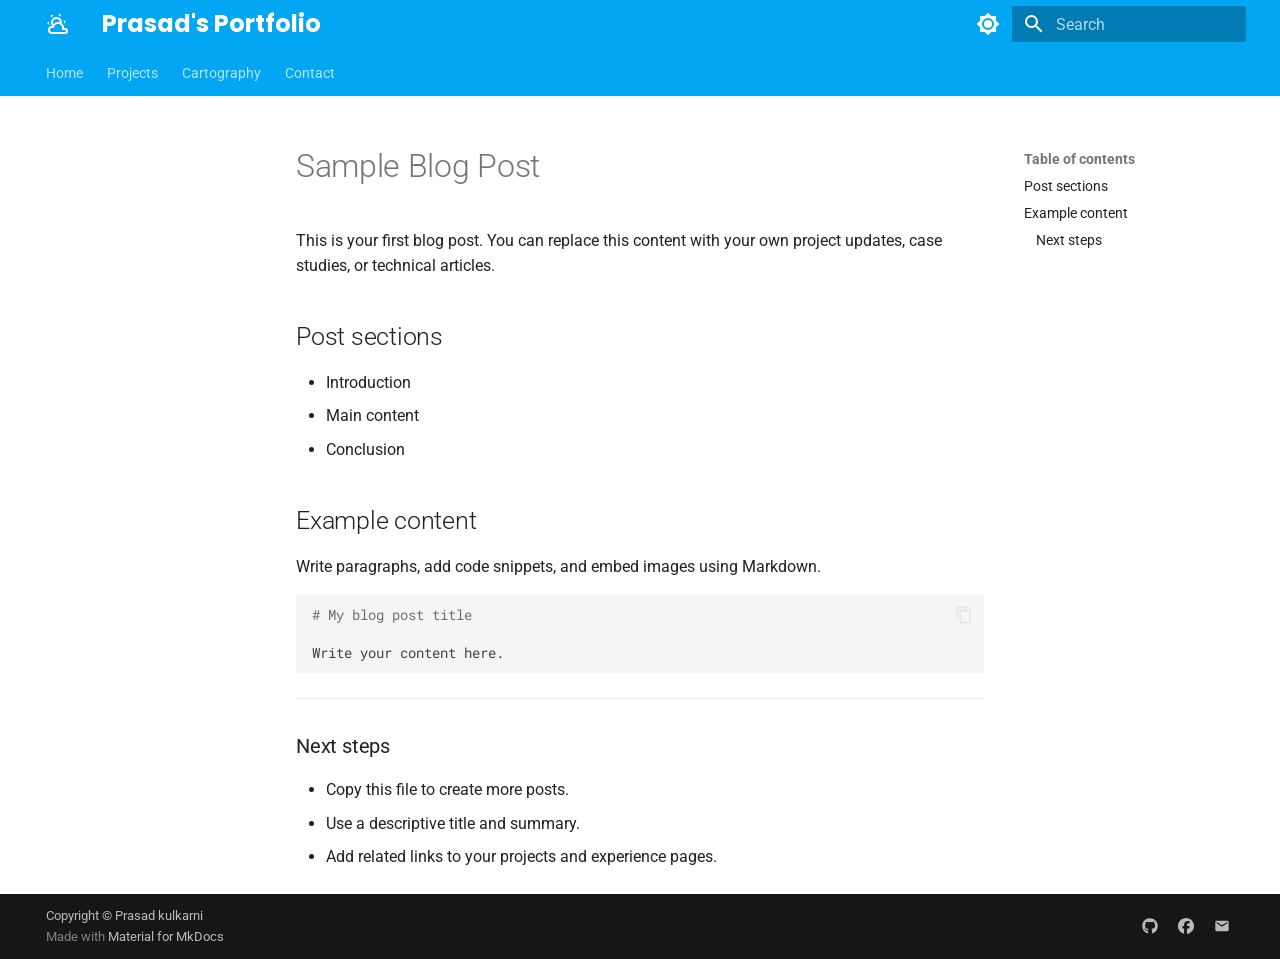
<file: blog/sample-post/index.html>
<!doctype html>
<html lang="en" class="no-js">
  <head>
    
      <meta charset="utf-8">
      <meta name="viewport" content="width=device-width,initial-scale=1">
      
        <meta name="description" content="Portfolio of Prasad Kulkarni — GIS, Remote Sensing, and Spatial Data Science">
      
      
        <meta name="author" content="Prasad Kulkarni">
      
      
      
      
      
        
      
      
      <link rel="icon" href="../../assets/images/favicon.png">
      <meta name="generator" content="mkdocs-1.6.1, mkdocs-material-9.7.6">
    
    
      
        <title>Sample Blog Post - Prasad's Portfolio</title>
      
    
    
      <link rel="stylesheet" href="../../assets/stylesheets/main.484c7ddc.min.css">
      
        
        <link rel="stylesheet" href="../../assets/stylesheets/palette.ab4e12ef.min.css">
      
      


    
    
      
    
    
      
        
        
        <link rel="preconnect" href="https://fonts.gstatic.com" crossorigin>
        <link rel="stylesheet" href="https://fonts.googleapis.com/css?family=Roboto:300,300i,400,400i,700,700i%7CRoboto+Mono:400,400i,700,700i&display=fallback">
        <style>:root{--md-text-font:"Roboto";--md-code-font:"Roboto Mono"}</style>
      
    
    
      <link rel="stylesheet" href="../../assets/css/extra.css">
    
    <script>__md_scope=new URL("../..",location),__md_hash=e=>[...e].reduce(((e,_)=>(e<<5)-e+_.charCodeAt(0)),0),__md_get=(e,_=localStorage,t=__md_scope)=>JSON.parse(_.getItem(t.pathname+"."+e)),__md_set=(e,_,t=localStorage,a=__md_scope)=>{try{t.setItem(a.pathname+"."+e,JSON.stringify(_))}catch(e){}}</script>
    
      

    
    
  </head>
  
  
    
    
      
    
    
    
    
    <body dir="ltr" data-md-color-scheme="default" data-md-color-primary="light-blue" data-md-color-accent="indigo">
  
    
    <input class="md-toggle" data-md-toggle="drawer" type="checkbox" id="__drawer" autocomplete="off">
    <input class="md-toggle" data-md-toggle="search" type="checkbox" id="__search" autocomplete="off">
    <label class="md-overlay" for="__drawer"></label>
    <div data-md-component="skip">
      
        
        <a href="#sample-blog-post" class="md-skip">
          Skip to content
        </a>
      
    </div>
    <div data-md-component="announce">
      
    </div>
    
    
      

<header class="md-header" data-md-component="header">
  <nav class="md-header__inner md-grid" aria-label="Header">
    <a href="../.." title="Prasad&#39;s Portfolio" class="md-header__button md-logo" aria-label="Prasad's Portfolio" data-md-component="logo">
      
  
  <svg xmlns="http://www.w3.org/2000/svg" viewBox="0 0 24 24"><path d="M12.74 5.47c2.36 1.03 3.61 3.56 3.18 5.99A6 6 0 0 1 18 16v.17a3 3 0 0 1 1-.17 3 3 0 0 1 3 3 3 3 0 0 1-3 3H6a4 4 0 0 1-4-4 4 4 0 0 1 4-4h.27C5 12.45 4.6 10.24 5.5 8.26a5.49 5.49 0 0 1 7.24-2.79m-.81 1.83c-1.77-.8-3.84.01-4.62 1.77-.46 1.02-.38 2.15.1 3.06A5.99 5.99 0 0 1 12 10c.7 0 1.38.12 2 .34a3.51 3.51 0 0 0-2.07-3.04m1.62-3.66c-.55-.24-1.1-.41-1.67-.52l2.49-1.3.9 2.89a7.7 7.7 0 0 0-1.72-1.07m-7.46.8c-.49.35-.92.75-1.29 1.19l.11-2.81 2.96.68c-.62.21-1.22.53-1.78.94M18 9.71c-.09-.59-.22-1.16-.41-1.71l2.38 1.5-2.05 2.23c.11-.65.13-1.33.08-2.02M3.04 11.3c.07.6.2 1.17.39 1.7l-2.37-1.5L3.1 9.28c-.1.65-.13 1.33-.06 2.02M19 18h-3v-2a4 4 0 0 0-4-4 4 4 0 0 0-4 4H6a2 2 0 0 0-2 2 2 2 0 0 0 2 2h13a1 1 0 0 0 1-1 1 1 0 0 0-1-1"/></svg>

    </a>
    <label class="md-header__button md-icon" for="__drawer">
      
      <svg xmlns="http://www.w3.org/2000/svg" viewBox="0 0 24 24"><path d="M3 6h18v2H3zm0 5h18v2H3zm0 5h18v2H3z"/></svg>
    </label>
    <div class="md-header__title" data-md-component="header-title">
      <div class="md-header__ellipsis">
        <div class="md-header__topic">
          <span class="md-ellipsis">
            Prasad's Portfolio
          </span>
        </div>
        <div class="md-header__topic" data-md-component="header-topic">
          <span class="md-ellipsis">
            
              Sample Blog Post
            
          </span>
        </div>
      </div>
    </div>
    
      
        <form class="md-header__option" data-md-component="palette">
  
    
    
    
    <input class="md-option" data-md-color-media="" data-md-color-scheme="default" data-md-color-primary="light-blue" data-md-color-accent="indigo"  aria-label="Switch to dark mode"  type="radio" name="__palette" id="__palette_0">
    
      <label class="md-header__button md-icon" title="Switch to dark mode" for="__palette_1" hidden>
        <svg xmlns="http://www.w3.org/2000/svg" viewBox="0 0 24 24"><path d="M12 8a4 4 0 0 0-4 4 4 4 0 0 0 4 4 4 4 0 0 0 4-4 4 4 0 0 0-4-4m0 10a6 6 0 0 1-6-6 6 6 0 0 1 6-6 6 6 0 0 1 6 6 6 6 0 0 1-6 6m8-9.31V4h-4.69L12 .69 8.69 4H4v4.69L.69 12 4 15.31V20h4.69L12 23.31 15.31 20H20v-4.69L23.31 12z"/></svg>
      </label>
    
  
    
    
    
    <input class="md-option" data-md-color-media="" data-md-color-scheme="slate" data-md-color-primary="black" data-md-color-accent="indigo"  aria-label="Switch to light mode"  type="radio" name="__palette" id="__palette_1">
    
      <label class="md-header__button md-icon" title="Switch to light mode" for="__palette_0" hidden>
        <svg xmlns="http://www.w3.org/2000/svg" viewBox="0 0 24 24"><path d="M12 18c-.89 0-1.74-.2-2.5-.55C11.56 16.5 13 14.42 13 12s-1.44-4.5-3.5-5.45C10.26 6.2 11.11 6 12 6a6 6 0 0 1 6 6 6 6 0 0 1-6 6m8-9.31V4h-4.69L12 .69 8.69 4H4v4.69L.69 12 4 15.31V20h4.69L12 23.31 15.31 20H20v-4.69L23.31 12z"/></svg>
      </label>
    
  
</form>
      
    
    
      <script>var palette=__md_get("__palette");if(palette&&palette.color){if("(prefers-color-scheme)"===palette.color.media){var media=matchMedia("(prefers-color-scheme: light)"),input=document.querySelector(media.matches?"[data-md-color-media='(prefers-color-scheme: light)']":"[data-md-color-media='(prefers-color-scheme: dark)']");palette.color.media=input.getAttribute("data-md-color-media"),palette.color.scheme=input.getAttribute("data-md-color-scheme"),palette.color.primary=input.getAttribute("data-md-color-primary"),palette.color.accent=input.getAttribute("data-md-color-accent")}for(var[key,value]of Object.entries(palette.color))document.body.setAttribute("data-md-color-"+key,value)}</script>
    
    
    
      
      
        <label class="md-header__button md-icon" for="__search">
          
          <svg xmlns="http://www.w3.org/2000/svg" viewBox="0 0 24 24"><path d="M9.5 3A6.5 6.5 0 0 1 16 9.5c0 1.61-.59 3.09-1.56 4.23l.27.27h.79l5 5-1.5 1.5-5-5v-.79l-.27-.27A6.52 6.52 0 0 1 9.5 16 6.5 6.5 0 0 1 3 9.5 6.5 6.5 0 0 1 9.5 3m0 2C7 5 5 7 5 9.5S7 14 9.5 14 14 12 14 9.5 12 5 9.5 5"/></svg>
        </label>
        <div class="md-search" data-md-component="search" role="dialog">
  <label class="md-search__overlay" for="__search"></label>
  <div class="md-search__inner" role="search">
    <form class="md-search__form" name="search">
      <input type="text" class="md-search__input" name="query" aria-label="Search" placeholder="Search" autocapitalize="off" autocorrect="off" autocomplete="off" spellcheck="false" data-md-component="search-query" required>
      <label class="md-search__icon md-icon" for="__search">
        
        <svg xmlns="http://www.w3.org/2000/svg" viewBox="0 0 24 24"><path d="M9.5 3A6.5 6.5 0 0 1 16 9.5c0 1.61-.59 3.09-1.56 4.23l.27.27h.79l5 5-1.5 1.5-5-5v-.79l-.27-.27A6.52 6.52 0 0 1 9.5 16 6.5 6.5 0 0 1 3 9.5 6.5 6.5 0 0 1 9.5 3m0 2C7 5 5 7 5 9.5S7 14 9.5 14 14 12 14 9.5 12 5 9.5 5"/></svg>
        
        <svg xmlns="http://www.w3.org/2000/svg" viewBox="0 0 24 24"><path d="M20 11v2H8l5.5 5.5-1.42 1.42L4.16 12l7.92-7.92L13.5 5.5 8 11z"/></svg>
      </label>
      <nav class="md-search__options" aria-label="Search">
        
        <button type="reset" class="md-search__icon md-icon" title="Clear" aria-label="Clear" tabindex="-1">
          
          <svg xmlns="http://www.w3.org/2000/svg" viewBox="0 0 24 24"><path d="M19 6.41 17.59 5 12 10.59 6.41 5 5 6.41 10.59 12 5 17.59 6.41 19 12 13.41 17.59 19 19 17.59 13.41 12z"/></svg>
        </button>
      </nav>
      
    </form>
    <div class="md-search__output">
      <div class="md-search__scrollwrap" tabindex="0" data-md-scrollfix>
        <div class="md-search-result" data-md-component="search-result">
          <div class="md-search-result__meta">
            Initializing search
          </div>
          <ol class="md-search-result__list" role="presentation"></ol>
        </div>
      </div>
    </div>
  </div>
</div>
      
    
    
  </nav>
  
</header>
    
    <div class="md-container" data-md-component="container">
      
      
        
          
            
<nav class="md-tabs" aria-label="Tabs" data-md-component="tabs">
  <div class="md-grid">
    <ul class="md-tabs__list">
      
        
  
  
  
  
    <li class="md-tabs__item">
      <a href="../.." class="md-tabs__link">
        
  
  
    
  
  Home

      </a>
    </li>
  

      
        
  
  
  
  
    
    
      <li class="md-tabs__item">
        <a href="../../projects/" class="md-tabs__link">
          
  
  
  Projects

        </a>
      </li>
    
  

      
        
  
  
  
  
    <li class="md-tabs__item">
      <a href="../../cartography/" class="md-tabs__link">
        
  
  
    
  
  Cartography

      </a>
    </li>
  

      
        
  
  
  
  
    <li class="md-tabs__item">
      <a href="../../contact/" class="md-tabs__link">
        
  
  
    
  
  Contact

      </a>
    </li>
  

      
    </ul>
  </div>
</nav>
          
        
      
      <main class="md-main" data-md-component="main">
        <div class="md-main__inner md-grid">
          
            
              
              <div class="md-sidebar md-sidebar--primary" data-md-component="sidebar" data-md-type="navigation" >
                <div class="md-sidebar__scrollwrap">
                  <div class="md-sidebar__inner">
                    


  


<nav class="md-nav md-nav--primary md-nav--lifted" aria-label="Navigation" data-md-level="0">
  <label class="md-nav__title" for="__drawer">
    <a href="../.." title="Prasad&#39;s Portfolio" class="md-nav__button md-logo" aria-label="Prasad's Portfolio" data-md-component="logo">
      
  
  <svg xmlns="http://www.w3.org/2000/svg" viewBox="0 0 24 24"><path d="M12.74 5.47c2.36 1.03 3.61 3.56 3.18 5.99A6 6 0 0 1 18 16v.17a3 3 0 0 1 1-.17 3 3 0 0 1 3 3 3 3 0 0 1-3 3H6a4 4 0 0 1-4-4 4 4 0 0 1 4-4h.27C5 12.45 4.6 10.24 5.5 8.26a5.49 5.49 0 0 1 7.24-2.79m-.81 1.83c-1.77-.8-3.84.01-4.62 1.77-.46 1.02-.38 2.15.1 3.06A5.99 5.99 0 0 1 12 10c.7 0 1.38.12 2 .34a3.51 3.51 0 0 0-2.07-3.04m1.62-3.66c-.55-.24-1.1-.41-1.67-.52l2.49-1.3.9 2.89a7.7 7.7 0 0 0-1.72-1.07m-7.46.8c-.49.35-.92.75-1.29 1.19l.11-2.81 2.96.68c-.62.21-1.22.53-1.78.94M18 9.71c-.09-.59-.22-1.16-.41-1.71l2.38 1.5-2.05 2.23c.11-.65.13-1.33.08-2.02M3.04 11.3c.07.6.2 1.17.39 1.7l-2.37-1.5L3.1 9.28c-.1.65-.13 1.33-.06 2.02M19 18h-3v-2a4 4 0 0 0-4-4 4 4 0 0 0-4 4H6a2 2 0 0 0-2 2 2 2 0 0 0 2 2h13a1 1 0 0 0 1-1 1 1 0 0 0-1-1"/></svg>

    </a>
    Prasad's Portfolio
  </label>
  
  <ul class="md-nav__list" data-md-scrollfix>
    
      
      
  
  
  
  
    <li class="md-nav__item">
      <a href="../.." class="md-nav__link">
        
  
  
  <span class="md-ellipsis">
    
  
    Home
  

    
  </span>
  
  

      </a>
    </li>
  

    
      
      
  
  
  
  
    
    
    
    
      
      
    
    
    <li class="md-nav__item md-nav__item--nested">
      
        
        
        <input class="md-nav__toggle md-toggle " type="checkbox" id="__nav_2" >
        
          
          <label class="md-nav__link" for="__nav_2" id="__nav_2_label" tabindex="0">
            
  
  
  <span class="md-ellipsis">
    
  
    Projects
  

    
  </span>
  
  

            <span class="md-nav__icon md-icon"></span>
          </label>
        
        <nav class="md-nav" data-md-level="1" aria-labelledby="__nav_2_label" aria-expanded="false">
          <label class="md-nav__title" for="__nav_2">
            <span class="md-nav__icon md-icon"></span>
            
  
    Projects
  

          </label>
          <ul class="md-nav__list" data-md-scrollfix>
            
              
                
  
  
  
  
    <li class="md-nav__item">
      <a href="../../projects/" class="md-nav__link">
        
  
  
  <span class="md-ellipsis">
    
  
    All Projects
  

    
  </span>
  
  

      </a>
    </li>
  

              
            
              
                
  
  
  
  
    <li class="md-nav__item">
      <a href="../../projects/godavari-flood/" class="md-nav__link">
        
  
  
  <span class="md-ellipsis">
    
  
    Flood Mapping Project
  

    
  </span>
  
  

      </a>
    </li>
  

              
            
              
                
  
  
  
  
    <li class="md-nav__item">
      <a href="../../projects/Daily-Rainfall-From-IMD-Gridded-Data/" class="md-nav__link">
        
  
  
  <span class="md-ellipsis">
    
  
    Daily Rainfall Data Download from IMD
  

    
  </span>
  
  

      </a>
    </li>
  

              
            
          </ul>
        </nav>
      
    </li>
  

    
      
      
  
  
  
  
    <li class="md-nav__item">
      <a href="../../cartography/" class="md-nav__link">
        
  
  
  <span class="md-ellipsis">
    
  
    Cartography
  

    
  </span>
  
  

      </a>
    </li>
  

    
      
      
  
  
  
  
    <li class="md-nav__item">
      <a href="../../contact/" class="md-nav__link">
        
  
  
  <span class="md-ellipsis">
    
  
    Contact
  

    
  </span>
  
  

      </a>
    </li>
  

    
  </ul>
</nav>
                  </div>
                </div>
              </div>
            
            
              
              <div class="md-sidebar md-sidebar--secondary" data-md-component="sidebar" data-md-type="toc" >
                <div class="md-sidebar__scrollwrap">
                  <div class="md-sidebar__inner">
                    

<nav class="md-nav md-nav--secondary" aria-label="Table of contents">
  
  
  
    
  
  
    <label class="md-nav__title" for="__toc">
      <span class="md-nav__icon md-icon"></span>
      Table of contents
    </label>
    <ul class="md-nav__list" data-md-component="toc" data-md-scrollfix>
      
        <li class="md-nav__item">
  <a href="#post-sections" class="md-nav__link">
    <span class="md-ellipsis">
      
        Post sections
      
    </span>
  </a>
  
</li>
      
        <li class="md-nav__item">
  <a href="#example-content" class="md-nav__link">
    <span class="md-ellipsis">
      
        Example content
      
    </span>
  </a>
  
    <nav class="md-nav" aria-label="Example content">
      <ul class="md-nav__list">
        
          <li class="md-nav__item">
  <a href="#next-steps" class="md-nav__link">
    <span class="md-ellipsis">
      
        Next steps
      
    </span>
  </a>
  
</li>
        
      </ul>
    </nav>
  
</li>
      
    </ul>
  
</nav>
                  </div>
                </div>
              </div>
            
          
          
            <div class="md-content" data-md-component="content">
              
              <article class="md-content__inner md-typeset">
                
                  



<h1 id="sample-blog-post">Sample Blog Post</h1>
<p>This is your first blog post. You can replace this content with your own project updates, case studies, or technical articles.</p>
<h2 id="post-sections">Post sections</h2>
<ul>
<li>Introduction</li>
<li>Main content</li>
<li>Conclusion</li>
</ul>
<h2 id="example-content">Example content</h2>
<p>Write paragraphs, add code snippets, and embed images using Markdown.</p>
<div class="highlight"><pre><span></span><code><span class="gh"># My blog post title</span>

Write your content here.
</code></pre></div>
<hr />
<h3 id="next-steps">Next steps</h3>
<ul>
<li>Copy this file to create more posts.</li>
<li>Use a descriptive title and summary.</li>
<li>Add related links to your projects and experience pages.</li>
</ul>







  
  






                
              </article>
            </div>
          
          
<script>var target=document.getElementById(location.hash.slice(1));target&&target.name&&(target.checked=target.name.startsWith("__tabbed_"))</script>
        </div>
        
          <button type="button" class="md-top md-icon" data-md-component="top" hidden>
  
  <svg xmlns="http://www.w3.org/2000/svg" viewBox="0 0 24 24"><path d="M13 20h-2V8l-5.5 5.5-1.42-1.42L12 4.16l7.92 7.92-1.42 1.42L13 8z"/></svg>
  Back to top
</button>
        
      </main>
      
        <footer class="md-footer">
  
  <div class="md-footer-meta md-typeset">
    <div class="md-footer-meta__inner md-grid">
      <div class="md-copyright">
  
    <div class="md-copyright__highlight">
      Copyright &copy; Prasad kulkarni
    </div>
  
  
    Made with
    <a href="https://squidfunk.github.io/mkdocs-material/" target="_blank" rel="noopener">
      Material for MkDocs
    </a>
  
</div>
      
        
<div class="md-social">
  
    
    
    
    
      
      
    
    <a href="https://github.com/kulprasad2007" target="_blank" rel="noopener" title="github.com" class="md-social__link">
      <svg xmlns="http://www.w3.org/2000/svg" viewBox="0 0 512 512"><!--! Font Awesome Free 7.1.0 by @fontawesome - https://fontawesome.com License - https://fontawesome.com/license/free (Icons: CC BY 4.0, Fonts: SIL OFL 1.1, Code: MIT License) Copyright 2025 Fonticons, Inc.--><path d="M173.9 397.4c0 2-2.3 3.6-5.2 3.6-3.3.3-5.6-1.3-5.6-3.6 0-2 2.3-3.6 5.2-3.6 3-.3 5.6 1.3 5.6 3.6m-31.1-4.5c-.7 2 1.3 4.3 4.3 4.9 2.6 1 5.6 0 6.2-2s-1.3-4.3-4.3-5.2c-2.6-.7-5.5.3-6.2 2.3m44.2-1.7c-2.9.7-4.9 2.6-4.6 4.9.3 2 2.9 3.3 5.9 2.6 2.9-.7 4.9-2.6 4.6-4.6-.3-1.9-3-3.2-5.9-2.9M252.8 8C114.1 8 8 113.3 8 252c0 110.9 69.8 205.8 169.5 239.2 12.8 2.3 17.3-5.6 17.3-12.1 0-6.2-.3-40.4-.3-61.4 0 0-70 15-84.7-29.8 0 0-11.4-29.1-27.8-36.6 0 0-22.9-15.7 1.6-15.4 0 0 24.9 2 38.6 25.8 21.9 38.6 58.6 27.5 72.9 20.9 2.3-16 8.8-27.1 16-33.7-55.9-6.2-112.3-14.3-112.3-110.5 0-27.5 7.6-41.3 23.6-58.9-2.6-6.5-11.1-33.3 2.6-67.9 20.9-6.5 69 27 69 27 20-5.6 41.5-8.5 62.8-8.5s42.8 2.9 62.8 8.5c0 0 48.1-33.6 69-27 13.7 34.7 5.2 61.4 2.6 67.9 16 17.7 25.8 31.5 25.8 58.9 0 96.5-58.9 104.2-114.8 110.5 9.2 7.9 17 22.9 17 46.4 0 33.7-.3 75.4-.3 83.6 0 6.5 4.6 14.4 17.3 12.1C436.2 457.8 504 362.9 504 252 504 113.3 391.5 8 252.8 8M105.2 352.9c-1.3 1-1 3.3.7 5.2 1.6 1.6 3.9 2.3 5.2 1 1.3-1 1-3.3-.7-5.2-1.6-1.6-3.9-2.3-5.2-1m-10.8-8.1c-.7 1.3.3 2.9 2.3 3.9 1.6 1 3.6.7 4.3-.7.7-1.3-.3-2.9-2.3-3.9-2-.6-3.6-.3-4.3.7m32.4 35.6c-1.6 1.3-1 4.3 1.3 6.2 2.3 2.3 5.2 2.6 6.5 1 1.3-1.3.7-4.3-1.3-6.2-2.2-2.3-5.2-2.6-6.5-1m-11.4-14.7c-1.6 1-1.6 3.6 0 5.9s4.3 3.3 5.6 2.3c1.6-1.3 1.6-3.9 0-6.2-1.4-2.3-4-3.3-5.6-2"/></svg>
    </a>
  
    
    
    
    
      
      
    
    <a href="https://facebook.com/kulprasad2007" target="_blank" rel="noopener" title="facebook.com" class="md-social__link">
      <svg xmlns="http://www.w3.org/2000/svg" viewBox="0 0 512 512"><!--! Font Awesome Free 7.1.0 by @fontawesome - https://fontawesome.com License - https://fontawesome.com/license/free (Icons: CC BY 4.0, Fonts: SIL OFL 1.1, Code: MIT License) Copyright 2025 Fonticons, Inc.--><path d="M512 256C512 114.6 397.4 0 256 0S0 114.6 0 256c0 120 82.7 220.8 194.2 248.5V334.2h-52.8V256h52.8v-33.7c0-87.1 39.4-127.5 125-127.5 16.2 0 44.2 3.2 55.7 6.4V172c-6-.6-16.5-1-29.6-1-42 0-58.2 15.9-58.2 57.2V256h83.6l-14.4 78.2H287v175.9C413.8 494.8 512 386.9 512 256"/></svg>
    </a>
  
    
    
    
    
    <a href="mailto:kulprasad2024@outlook.com" target="_blank" rel="noopener" title="" class="md-social__link">
      <svg xmlns="http://www.w3.org/2000/svg" viewBox="0 0 24 24"><path d="m20 8-8 5-8-5V6l8 5 8-5m0-2H4c-1.11 0-2 .89-2 2v12a2 2 0 0 0 2 2h16a2 2 0 0 0 2-2V6a2 2 0 0 0-2-2"/></svg>
    </a>
  
</div>
      
    </div>
  </div>
</footer>
      
    </div>
    <div class="md-dialog" data-md-component="dialog">
      <div class="md-dialog__inner md-typeset"></div>
    </div>
    
    
    
      
      
      <script id="__config" type="application/json">{"annotate": null, "base": "../..", "features": ["navigation.tabs", "navigation.top", "content.code.copy"], "search": "../../assets/javascripts/workers/search.2c215733.min.js", "tags": null, "translations": {"clipboard.copied": "Copied to clipboard", "clipboard.copy": "Copy to clipboard", "search.result.more.one": "1 more on this page", "search.result.more.other": "# more on this page", "search.result.none": "No matching documents", "search.result.one": "1 matching document", "search.result.other": "# matching documents", "search.result.placeholder": "Type to start searching", "search.result.term.missing": "Missing", "select.version": "Select version"}, "version": null}</script>
    
    
      <script src="../../assets/javascripts/bundle.79ae519e.min.js"></script>
      
    
  </body>
</html>
</file>
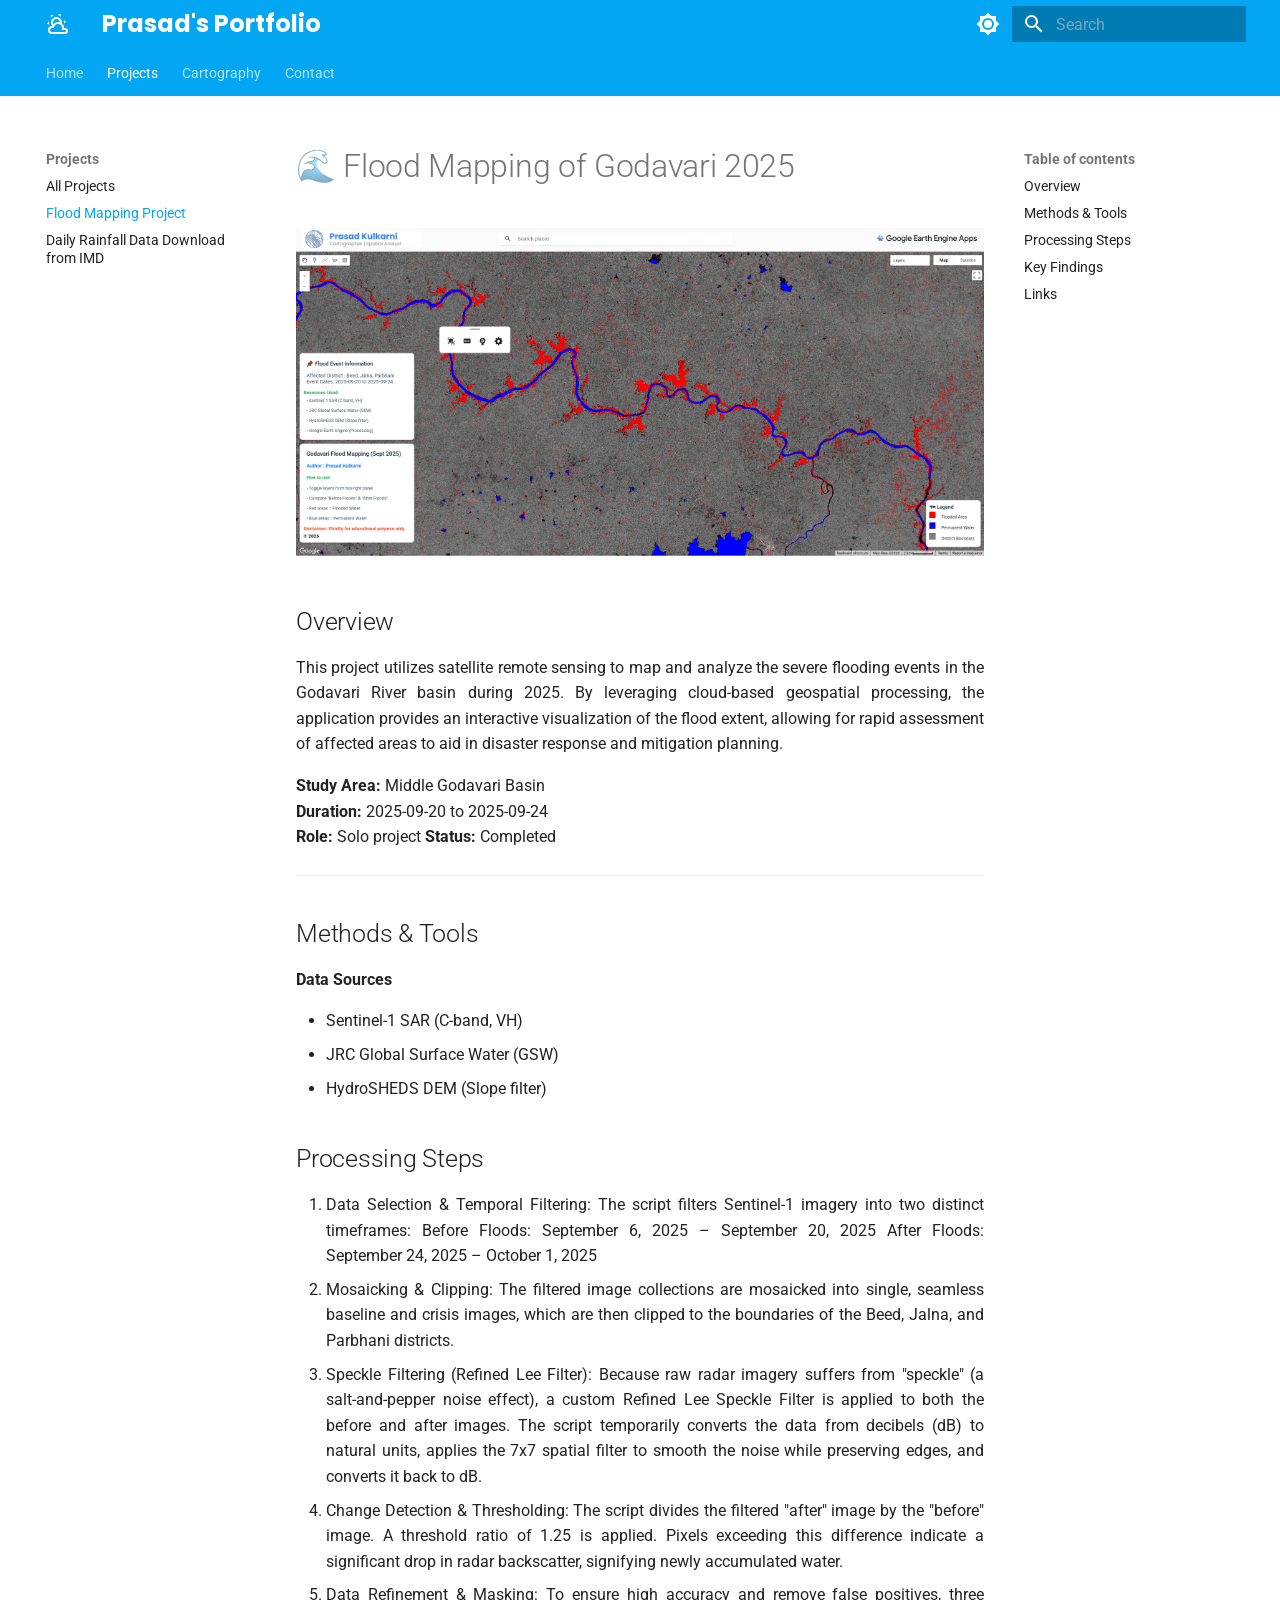
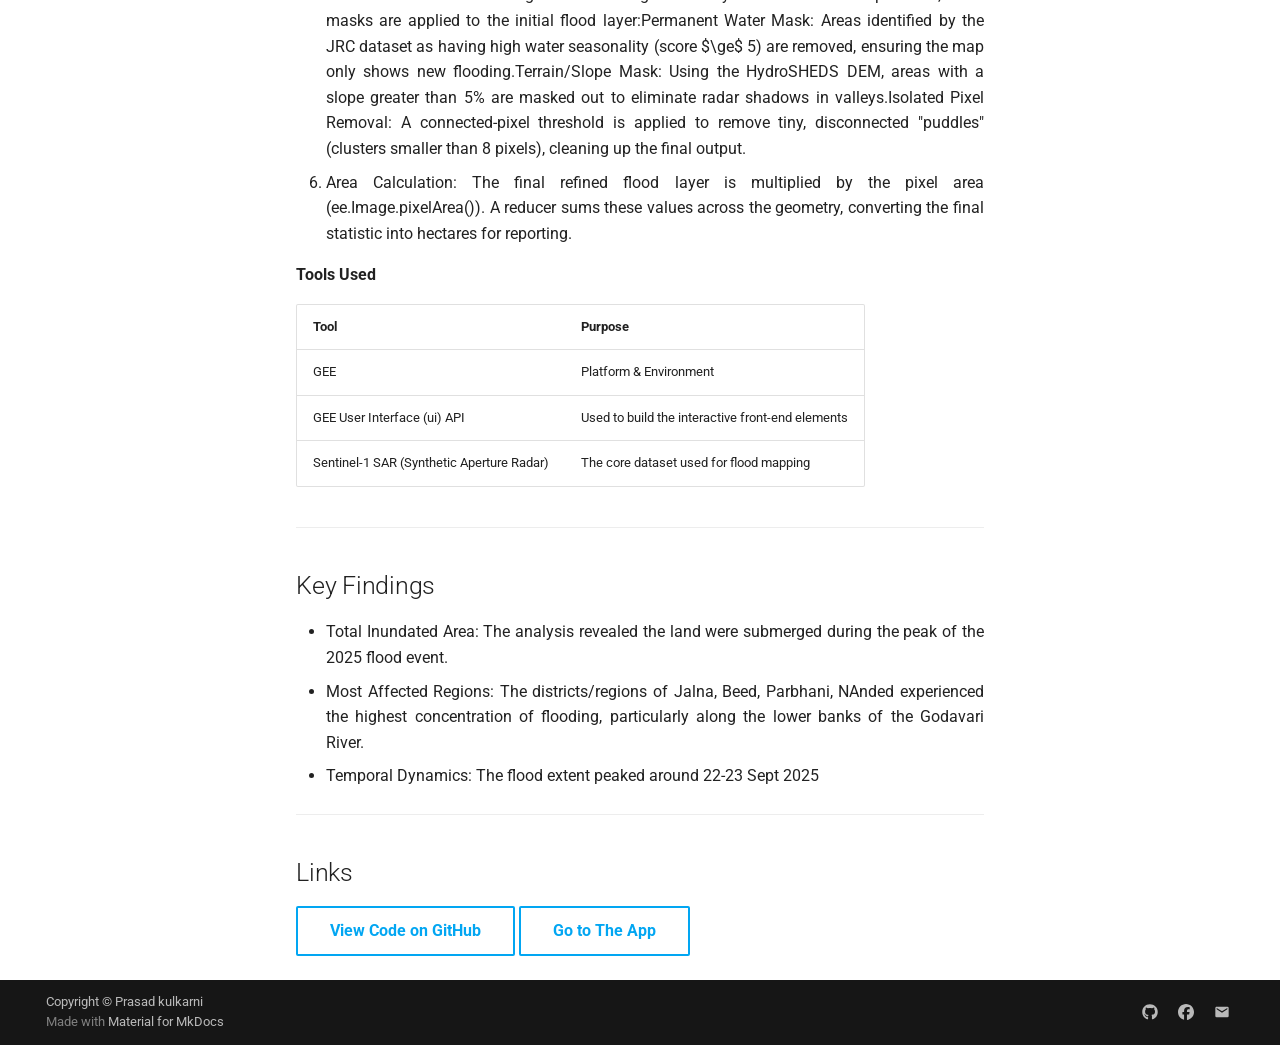
<file: projects/godavari-flood/index.html>
<!doctype html>
<html lang="en" class="no-js">
  <head>
    
      <meta charset="utf-8">
      <meta name="viewport" content="width=device-width,initial-scale=1">
      
        <meta name="description" content="Portfolio of Prasad Kulkarni — GIS, Remote Sensing, and Spatial Data Science">
      
      
        <meta name="author" content="Prasad Kulkarni">
      
      
      
        <link rel="prev" href="../">
      
      
        <link rel="next" href="../Daily-Rainfall-From-IMD-Gridded-Data/">
      
      
        
      
      
      <link rel="icon" href="../../assets/images/favicon.png">
      <meta name="generator" content="mkdocs-1.6.1, mkdocs-material-9.7.6">
    
    
      
        <title>Flood Mapping Project - Prasad's Portfolio</title>
      
    
    
      <link rel="stylesheet" href="../../assets/stylesheets/main.484c7ddc.min.css">
      
        
        <link rel="stylesheet" href="../../assets/stylesheets/palette.ab4e12ef.min.css">
      
      


    
    
      
    
    
      
        
        
        <link rel="preconnect" href="https://fonts.gstatic.com" crossorigin>
        <link rel="stylesheet" href="https://fonts.googleapis.com/css?family=Roboto:300,300i,400,400i,700,700i%7CRoboto+Mono:400,400i,700,700i&display=fallback">
        <style>:root{--md-text-font:"Roboto";--md-code-font:"Roboto Mono"}</style>
      
    
    
      <link rel="stylesheet" href="../../assets/css/extra.css">
    
    <script>__md_scope=new URL("../..",location),__md_hash=e=>[...e].reduce(((e,_)=>(e<<5)-e+_.charCodeAt(0)),0),__md_get=(e,_=localStorage,t=__md_scope)=>JSON.parse(_.getItem(t.pathname+"."+e)),__md_set=(e,_,t=localStorage,a=__md_scope)=>{try{t.setItem(a.pathname+"."+e,JSON.stringify(_))}catch(e){}}</script>
    
      

    
    
  </head>
  
  
    
    
      
    
    
    
    
    <body dir="ltr" data-md-color-scheme="default" data-md-color-primary="light-blue" data-md-color-accent="indigo">
  
    
    <input class="md-toggle" data-md-toggle="drawer" type="checkbox" id="__drawer" autocomplete="off">
    <input class="md-toggle" data-md-toggle="search" type="checkbox" id="__search" autocomplete="off">
    <label class="md-overlay" for="__drawer"></label>
    <div data-md-component="skip">
      
        
        <a href="#flood-mapping-of-godavari-2025" class="md-skip">
          Skip to content
        </a>
      
    </div>
    <div data-md-component="announce">
      
    </div>
    
    
      

<header class="md-header" data-md-component="header">
  <nav class="md-header__inner md-grid" aria-label="Header">
    <a href="../.." title="Prasad&#39;s Portfolio" class="md-header__button md-logo" aria-label="Prasad's Portfolio" data-md-component="logo">
      
  
  <svg xmlns="http://www.w3.org/2000/svg" viewBox="0 0 24 24"><path d="M12.74 5.47c2.36 1.03 3.61 3.56 3.18 5.99A6 6 0 0 1 18 16v.17a3 3 0 0 1 1-.17 3 3 0 0 1 3 3 3 3 0 0 1-3 3H6a4 4 0 0 1-4-4 4 4 0 0 1 4-4h.27C5 12.45 4.6 10.24 5.5 8.26a5.49 5.49 0 0 1 7.24-2.79m-.81 1.83c-1.77-.8-3.84.01-4.62 1.77-.46 1.02-.38 2.15.1 3.06A5.99 5.99 0 0 1 12 10c.7 0 1.38.12 2 .34a3.51 3.51 0 0 0-2.07-3.04m1.62-3.66c-.55-.24-1.1-.41-1.67-.52l2.49-1.3.9 2.89a7.7 7.7 0 0 0-1.72-1.07m-7.46.8c-.49.35-.92.75-1.29 1.19l.11-2.81 2.96.68c-.62.21-1.22.53-1.78.94M18 9.71c-.09-.59-.22-1.16-.41-1.71l2.38 1.5-2.05 2.23c.11-.65.13-1.33.08-2.02M3.04 11.3c.07.6.2 1.17.39 1.7l-2.37-1.5L3.1 9.28c-.1.65-.13 1.33-.06 2.02M19 18h-3v-2a4 4 0 0 0-4-4 4 4 0 0 0-4 4H6a2 2 0 0 0-2 2 2 2 0 0 0 2 2h13a1 1 0 0 0 1-1 1 1 0 0 0-1-1"/></svg>

    </a>
    <label class="md-header__button md-icon" for="__drawer">
      
      <svg xmlns="http://www.w3.org/2000/svg" viewBox="0 0 24 24"><path d="M3 6h18v2H3zm0 5h18v2H3zm0 5h18v2H3z"/></svg>
    </label>
    <div class="md-header__title" data-md-component="header-title">
      <div class="md-header__ellipsis">
        <div class="md-header__topic">
          <span class="md-ellipsis">
            Prasad's Portfolio
          </span>
        </div>
        <div class="md-header__topic" data-md-component="header-topic">
          <span class="md-ellipsis">
            
              Flood Mapping Project
            
          </span>
        </div>
      </div>
    </div>
    
      
        <form class="md-header__option" data-md-component="palette">
  
    
    
    
    <input class="md-option" data-md-color-media="" data-md-color-scheme="default" data-md-color-primary="light-blue" data-md-color-accent="indigo"  aria-label="Switch to dark mode"  type="radio" name="__palette" id="__palette_0">
    
      <label class="md-header__button md-icon" title="Switch to dark mode" for="__palette_1" hidden>
        <svg xmlns="http://www.w3.org/2000/svg" viewBox="0 0 24 24"><path d="M12 8a4 4 0 0 0-4 4 4 4 0 0 0 4 4 4 4 0 0 0 4-4 4 4 0 0 0-4-4m0 10a6 6 0 0 1-6-6 6 6 0 0 1 6-6 6 6 0 0 1 6 6 6 6 0 0 1-6 6m8-9.31V4h-4.69L12 .69 8.69 4H4v4.69L.69 12 4 15.31V20h4.69L12 23.31 15.31 20H20v-4.69L23.31 12z"/></svg>
      </label>
    
  
    
    
    
    <input class="md-option" data-md-color-media="" data-md-color-scheme="slate" data-md-color-primary="black" data-md-color-accent="indigo"  aria-label="Switch to light mode"  type="radio" name="__palette" id="__palette_1">
    
      <label class="md-header__button md-icon" title="Switch to light mode" for="__palette_0" hidden>
        <svg xmlns="http://www.w3.org/2000/svg" viewBox="0 0 24 24"><path d="M12 18c-.89 0-1.74-.2-2.5-.55C11.56 16.5 13 14.42 13 12s-1.44-4.5-3.5-5.45C10.26 6.2 11.11 6 12 6a6 6 0 0 1 6 6 6 6 0 0 1-6 6m8-9.31V4h-4.69L12 .69 8.69 4H4v4.69L.69 12 4 15.31V20h4.69L12 23.31 15.31 20H20v-4.69L23.31 12z"/></svg>
      </label>
    
  
</form>
      
    
    
      <script>var palette=__md_get("__palette");if(palette&&palette.color){if("(prefers-color-scheme)"===palette.color.media){var media=matchMedia("(prefers-color-scheme: light)"),input=document.querySelector(media.matches?"[data-md-color-media='(prefers-color-scheme: light)']":"[data-md-color-media='(prefers-color-scheme: dark)']");palette.color.media=input.getAttribute("data-md-color-media"),palette.color.scheme=input.getAttribute("data-md-color-scheme"),palette.color.primary=input.getAttribute("data-md-color-primary"),palette.color.accent=input.getAttribute("data-md-color-accent")}for(var[key,value]of Object.entries(palette.color))document.body.setAttribute("data-md-color-"+key,value)}</script>
    
    
    
      
      
        <label class="md-header__button md-icon" for="__search">
          
          <svg xmlns="http://www.w3.org/2000/svg" viewBox="0 0 24 24"><path d="M9.5 3A6.5 6.5 0 0 1 16 9.5c0 1.61-.59 3.09-1.56 4.23l.27.27h.79l5 5-1.5 1.5-5-5v-.79l-.27-.27A6.52 6.52 0 0 1 9.5 16 6.5 6.5 0 0 1 3 9.5 6.5 6.5 0 0 1 9.5 3m0 2C7 5 5 7 5 9.5S7 14 9.5 14 14 12 14 9.5 12 5 9.5 5"/></svg>
        </label>
        <div class="md-search" data-md-component="search" role="dialog">
  <label class="md-search__overlay" for="__search"></label>
  <div class="md-search__inner" role="search">
    <form class="md-search__form" name="search">
      <input type="text" class="md-search__input" name="query" aria-label="Search" placeholder="Search" autocapitalize="off" autocorrect="off" autocomplete="off" spellcheck="false" data-md-component="search-query" required>
      <label class="md-search__icon md-icon" for="__search">
        
        <svg xmlns="http://www.w3.org/2000/svg" viewBox="0 0 24 24"><path d="M9.5 3A6.5 6.5 0 0 1 16 9.5c0 1.61-.59 3.09-1.56 4.23l.27.27h.79l5 5-1.5 1.5-5-5v-.79l-.27-.27A6.52 6.52 0 0 1 9.5 16 6.5 6.5 0 0 1 3 9.5 6.5 6.5 0 0 1 9.5 3m0 2C7 5 5 7 5 9.5S7 14 9.5 14 14 12 14 9.5 12 5 9.5 5"/></svg>
        
        <svg xmlns="http://www.w3.org/2000/svg" viewBox="0 0 24 24"><path d="M20 11v2H8l5.5 5.5-1.42 1.42L4.16 12l7.92-7.92L13.5 5.5 8 11z"/></svg>
      </label>
      <nav class="md-search__options" aria-label="Search">
        
        <button type="reset" class="md-search__icon md-icon" title="Clear" aria-label="Clear" tabindex="-1">
          
          <svg xmlns="http://www.w3.org/2000/svg" viewBox="0 0 24 24"><path d="M19 6.41 17.59 5 12 10.59 6.41 5 5 6.41 10.59 12 5 17.59 6.41 19 12 13.41 17.59 19 19 17.59 13.41 12z"/></svg>
        </button>
      </nav>
      
    </form>
    <div class="md-search__output">
      <div class="md-search__scrollwrap" tabindex="0" data-md-scrollfix>
        <div class="md-search-result" data-md-component="search-result">
          <div class="md-search-result__meta">
            Initializing search
          </div>
          <ol class="md-search-result__list" role="presentation"></ol>
        </div>
      </div>
    </div>
  </div>
</div>
      
    
    
  </nav>
  
</header>
    
    <div class="md-container" data-md-component="container">
      
      
        
          
            
<nav class="md-tabs" aria-label="Tabs" data-md-component="tabs">
  <div class="md-grid">
    <ul class="md-tabs__list">
      
        
  
  
  
  
    <li class="md-tabs__item">
      <a href="../.." class="md-tabs__link">
        
  
  
    
  
  Home

      </a>
    </li>
  

      
        
  
  
  
    
  
  
    
    
      <li class="md-tabs__item md-tabs__item--active">
        <a href="../" class="md-tabs__link">
          
  
  
  Projects

        </a>
      </li>
    
  

      
        
  
  
  
  
    <li class="md-tabs__item">
      <a href="../../cartography/" class="md-tabs__link">
        
  
  
    
  
  Cartography

      </a>
    </li>
  

      
        
  
  
  
  
    <li class="md-tabs__item">
      <a href="../../contact/" class="md-tabs__link">
        
  
  
    
  
  Contact

      </a>
    </li>
  

      
    </ul>
  </div>
</nav>
          
        
      
      <main class="md-main" data-md-component="main">
        <div class="md-main__inner md-grid">
          
            
              
              <div class="md-sidebar md-sidebar--primary" data-md-component="sidebar" data-md-type="navigation" >
                <div class="md-sidebar__scrollwrap">
                  <div class="md-sidebar__inner">
                    


  


<nav class="md-nav md-nav--primary md-nav--lifted" aria-label="Navigation" data-md-level="0">
  <label class="md-nav__title" for="__drawer">
    <a href="../.." title="Prasad&#39;s Portfolio" class="md-nav__button md-logo" aria-label="Prasad's Portfolio" data-md-component="logo">
      
  
  <svg xmlns="http://www.w3.org/2000/svg" viewBox="0 0 24 24"><path d="M12.74 5.47c2.36 1.03 3.61 3.56 3.18 5.99A6 6 0 0 1 18 16v.17a3 3 0 0 1 1-.17 3 3 0 0 1 3 3 3 3 0 0 1-3 3H6a4 4 0 0 1-4-4 4 4 0 0 1 4-4h.27C5 12.45 4.6 10.24 5.5 8.26a5.49 5.49 0 0 1 7.24-2.79m-.81 1.83c-1.77-.8-3.84.01-4.62 1.77-.46 1.02-.38 2.15.1 3.06A5.99 5.99 0 0 1 12 10c.7 0 1.38.12 2 .34a3.51 3.51 0 0 0-2.07-3.04m1.62-3.66c-.55-.24-1.1-.41-1.67-.52l2.49-1.3.9 2.89a7.7 7.7 0 0 0-1.72-1.07m-7.46.8c-.49.35-.92.75-1.29 1.19l.11-2.81 2.96.68c-.62.21-1.22.53-1.78.94M18 9.71c-.09-.59-.22-1.16-.41-1.71l2.38 1.5-2.05 2.23c.11-.65.13-1.33.08-2.02M3.04 11.3c.07.6.2 1.17.39 1.7l-2.37-1.5L3.1 9.28c-.1.65-.13 1.33-.06 2.02M19 18h-3v-2a4 4 0 0 0-4-4 4 4 0 0 0-4 4H6a2 2 0 0 0-2 2 2 2 0 0 0 2 2h13a1 1 0 0 0 1-1 1 1 0 0 0-1-1"/></svg>

    </a>
    Prasad's Portfolio
  </label>
  
  <ul class="md-nav__list" data-md-scrollfix>
    
      
      
  
  
  
  
    <li class="md-nav__item">
      <a href="../.." class="md-nav__link">
        
  
  
  <span class="md-ellipsis">
    
  
    Home
  

    
  </span>
  
  

      </a>
    </li>
  

    
      
      
  
  
    
  
  
  
    
    
    
    
      
        
        
      
      
    
    
    <li class="md-nav__item md-nav__item--active md-nav__item--section md-nav__item--nested">
      
        
        
        <input class="md-nav__toggle md-toggle " type="checkbox" id="__nav_2" checked>
        
          
          <label class="md-nav__link" for="__nav_2" id="__nav_2_label" tabindex="">
            
  
  
  <span class="md-ellipsis">
    
  
    Projects
  

    
  </span>
  
  

            <span class="md-nav__icon md-icon"></span>
          </label>
        
        <nav class="md-nav" data-md-level="1" aria-labelledby="__nav_2_label" aria-expanded="true">
          <label class="md-nav__title" for="__nav_2">
            <span class="md-nav__icon md-icon"></span>
            
  
    Projects
  

          </label>
          <ul class="md-nav__list" data-md-scrollfix>
            
              
                
  
  
  
  
    <li class="md-nav__item">
      <a href="../" class="md-nav__link">
        
  
  
  <span class="md-ellipsis">
    
  
    All Projects
  

    
  </span>
  
  

      </a>
    </li>
  

              
            
              
                
  
  
    
  
  
  
    <li class="md-nav__item md-nav__item--active">
      
      <input class="md-nav__toggle md-toggle" type="checkbox" id="__toc">
      
      
        
      
      
        <label class="md-nav__link md-nav__link--active" for="__toc">
          
  
  
  <span class="md-ellipsis">
    
  
    Flood Mapping Project
  

    
  </span>
  
  

          <span class="md-nav__icon md-icon"></span>
        </label>
      
      <a href="./" class="md-nav__link md-nav__link--active">
        
  
  
  <span class="md-ellipsis">
    
  
    Flood Mapping Project
  

    
  </span>
  
  

      </a>
      
        

<nav class="md-nav md-nav--secondary" aria-label="Table of contents">
  
  
  
    
  
  
    <label class="md-nav__title" for="__toc">
      <span class="md-nav__icon md-icon"></span>
      Table of contents
    </label>
    <ul class="md-nav__list" data-md-component="toc" data-md-scrollfix>
      
        <li class="md-nav__item">
  <a href="#overview" class="md-nav__link">
    <span class="md-ellipsis">
      
        Overview
      
    </span>
  </a>
  
</li>
      
        <li class="md-nav__item">
  <a href="#methods-tools" class="md-nav__link">
    <span class="md-ellipsis">
      
        Methods &amp; Tools
      
    </span>
  </a>
  
</li>
      
        <li class="md-nav__item">
  <a href="#processing-steps" class="md-nav__link">
    <span class="md-ellipsis">
      
        Processing Steps
      
    </span>
  </a>
  
</li>
      
        <li class="md-nav__item">
  <a href="#key-findings" class="md-nav__link">
    <span class="md-ellipsis">
      
        Key Findings
      
    </span>
  </a>
  
</li>
      
        <li class="md-nav__item">
  <a href="#links" class="md-nav__link">
    <span class="md-ellipsis">
      
        Links
      
    </span>
  </a>
  
</li>
      
    </ul>
  
</nav>
      
    </li>
  

              
            
              
                
  
  
  
  
    <li class="md-nav__item">
      <a href="../Daily-Rainfall-From-IMD-Gridded-Data/" class="md-nav__link">
        
  
  
  <span class="md-ellipsis">
    
  
    Daily Rainfall Data Download from IMD
  

    
  </span>
  
  

      </a>
    </li>
  

              
            
          </ul>
        </nav>
      
    </li>
  

    
      
      
  
  
  
  
    <li class="md-nav__item">
      <a href="../../cartography/" class="md-nav__link">
        
  
  
  <span class="md-ellipsis">
    
  
    Cartography
  

    
  </span>
  
  

      </a>
    </li>
  

    
      
      
  
  
  
  
    <li class="md-nav__item">
      <a href="../../contact/" class="md-nav__link">
        
  
  
  <span class="md-ellipsis">
    
  
    Contact
  

    
  </span>
  
  

      </a>
    </li>
  

    
  </ul>
</nav>
                  </div>
                </div>
              </div>
            
            
              
              <div class="md-sidebar md-sidebar--secondary" data-md-component="sidebar" data-md-type="toc" >
                <div class="md-sidebar__scrollwrap">
                  <div class="md-sidebar__inner">
                    

<nav class="md-nav md-nav--secondary" aria-label="Table of contents">
  
  
  
    
  
  
    <label class="md-nav__title" for="__toc">
      <span class="md-nav__icon md-icon"></span>
      Table of contents
    </label>
    <ul class="md-nav__list" data-md-component="toc" data-md-scrollfix>
      
        <li class="md-nav__item">
  <a href="#overview" class="md-nav__link">
    <span class="md-ellipsis">
      
        Overview
      
    </span>
  </a>
  
</li>
      
        <li class="md-nav__item">
  <a href="#methods-tools" class="md-nav__link">
    <span class="md-ellipsis">
      
        Methods &amp; Tools
      
    </span>
  </a>
  
</li>
      
        <li class="md-nav__item">
  <a href="#processing-steps" class="md-nav__link">
    <span class="md-ellipsis">
      
        Processing Steps
      
    </span>
  </a>
  
</li>
      
        <li class="md-nav__item">
  <a href="#key-findings" class="md-nav__link">
    <span class="md-ellipsis">
      
        Key Findings
      
    </span>
  </a>
  
</li>
      
        <li class="md-nav__item">
  <a href="#links" class="md-nav__link">
    <span class="md-ellipsis">
      
        Links
      
    </span>
  </a>
  
</li>
      
    </ul>
  
</nav>
                  </div>
                </div>
              </div>
            
          
          
            <div class="md-content" data-md-component="content">
              
              <article class="md-content__inner md-typeset">
                
                  



<!--
CHECKLIST FOR THIS PAGE (copy this file for each new project):
- [ ] Replace [YOUR PROJECT TITLE] with your project title
- [ ] Replace the hero image with your own (add to docs/assets/images/)
- [ ] Update the Overview section
- [ ] Update the Methods & Tools section
- [ ] Update the Key Findings section
- [ ] Update the Links section
- [ ] Add a card for this project on docs/projects/index.md
- [ ] Add a nav entry in mkdocs.yml
-->

<h1 id="flood-mapping-of-godavari-2025">🌊 Flood Mapping of Godavari 2025</h1>
<p><img alt="Project overview image" src="../../assets/images/godavari-flood.png" /></p>
<h2 id="overview">Overview</h2>
<div class="overview-text">
This project utilizes satellite remote sensing to map and analyze the severe flooding events in the Godavari River basin during 2025. By leveraging cloud-based geospatial processing, the application provides an interactive visualization of the flood extent, allowing for rapid assessment of affected areas to aid in disaster response and mitigation planning.
</div>

<p><strong>Study Area:</strong> Middle Godavari Basin<br />
<strong>Duration:</strong> 2025-09-20 to 2025-09-24<br />
<strong>Role:</strong> Solo project 
<strong>Status:</strong> Completed</p>
<hr />
<h2 id="methods-tools">Methods &amp; Tools</h2>
<p><strong>Data Sources</strong></p>
<ul>
<li>Sentinel-1 SAR (C-band, VH)</li>
<li>JRC Global Surface Water (GSW)</li>
<li>HydroSHEDS DEM (Slope filter)</li>
</ul>
<h2 id="processing-steps">Processing Steps</h2>
<div class="processing-steps">
<ol>
<li>Data Selection & Temporal Filtering: The script filters Sentinel-1 imagery into two distinct timeframes:
   Before Floods: September 6, 2025 – September 20, 2025
   After Floods: September 24, 2025 – October 1, 2025
<li>Mosaicking & Clipping: The filtered image collections are mosaicked into single, seamless baseline and crisis images, which are then clipped to the boundaries of the Beed, Jalna, and Parbhani districts.</li>
<li>Speckle Filtering (Refined Lee Filter): Because raw radar imagery suffers from "speckle" (a salt-and-pepper noise effect), a custom Refined Lee Speckle Filter is applied to both the before and after images. The script temporarily converts the data from decibels (dB) to natural units, applies the 7x7 spatial filter to smooth the noise while preserving edges, and converts it back to dB.</li>
<li>Change Detection & Thresholding: The script divides the filtered "after" image by the "before" image. A threshold ratio of 1.25 is applied. Pixels exceeding this difference indicate a significant drop in radar backscatter, signifying newly accumulated water.</li>
<li>Data Refinement & Masking: To ensure high accuracy and remove false positives, three masks are applied to the initial flood layer:Permanent Water Mask: Areas identified by the JRC dataset as having high water seasonality (score $\ge$ 5) are removed, ensuring the map only shows new flooding.Terrain/Slope Mask: Using the HydroSHEDS DEM, areas with a slope greater than 5% are masked out to eliminate radar shadows in valleys.Isolated Pixel Removal: A connected-pixel threshold is applied to remove tiny, disconnected "puddles" (clusters smaller than 8 pixels), cleaning up the final output.</li>
<li>Area Calculation: The final refined flood layer is multiplied by the pixel area (ee.Image.pixelArea()). A reducer sums these values across the geometry, converting the final statistic into hectares for reporting.</li>
</ol>

</div>

<p><strong>Tools Used</strong></p>
<table>
<thead>
<tr>
<th>Tool</th>
<th>Purpose</th>
</tr>
</thead>
<tbody>
<tr>
<td>GEE</td>
<td>Platform &amp; Environment</td>
</tr>
<tr>
<td>GEE User Interface (ui) API</td>
<td>Used to build the interactive front-end elements</td>
</tr>
<tr>
<td>Sentinel-1 SAR (Synthetic Aperture Radar)</td>
<td>The core dataset used for flood mapping</td>
</tr>
</tbody>
</table>
<hr />
<h2 id="key-findings">Key Findings</h2>
<div class="key-findings">
<ul>
<li>Total Inundated Area: The analysis revealed the land were submerged during the peak of the 2025 flood event.</li>
<li>Most Affected Regions: The districts/regions of Jalna, Beed, Parbhani, NAnded experienced the highest concentration of flooding, particularly along the lower banks of the Godavari River.</li>
<li>Temporal Dynamics:  The flood extent peaked around 22-23 Sept 2025</li>
</ul>
</div>
<hr />
<h2 id="links">Links</h2>
<p><a class="md-button" href="https://github.com/[YOUR-GITHUB-USERNAME]/[YOUR-REPO-NAME]">View Code on GitHub</a>
<a class="md-button" href="https://ee-kulprasad2007.projects.earthengine.app/view/godavari-flood-2025">Go to The App</a></p>












                
              </article>
            </div>
          
          
<script>var target=document.getElementById(location.hash.slice(1));target&&target.name&&(target.checked=target.name.startsWith("__tabbed_"))</script>
        </div>
        
          <button type="button" class="md-top md-icon" data-md-component="top" hidden>
  
  <svg xmlns="http://www.w3.org/2000/svg" viewBox="0 0 24 24"><path d="M13 20h-2V8l-5.5 5.5-1.42-1.42L12 4.16l7.92 7.92-1.42 1.42L13 8z"/></svg>
  Back to top
</button>
        
      </main>
      
        <footer class="md-footer">
  
  <div class="md-footer-meta md-typeset">
    <div class="md-footer-meta__inner md-grid">
      <div class="md-copyright">
  
    <div class="md-copyright__highlight">
      Copyright &copy; Prasad kulkarni
    </div>
  
  
    Made with
    <a href="https://squidfunk.github.io/mkdocs-material/" target="_blank" rel="noopener">
      Material for MkDocs
    </a>
  
</div>
      
        
<div class="md-social">
  
    
    
    
    
      
      
    
    <a href="https://github.com/kulprasad2007" target="_blank" rel="noopener" title="github.com" class="md-social__link">
      <svg xmlns="http://www.w3.org/2000/svg" viewBox="0 0 512 512"><!--! Font Awesome Free 7.1.0 by @fontawesome - https://fontawesome.com License - https://fontawesome.com/license/free (Icons: CC BY 4.0, Fonts: SIL OFL 1.1, Code: MIT License) Copyright 2025 Fonticons, Inc.--><path d="M173.9 397.4c0 2-2.3 3.6-5.2 3.6-3.3.3-5.6-1.3-5.6-3.6 0-2 2.3-3.6 5.2-3.6 3-.3 5.6 1.3 5.6 3.6m-31.1-4.5c-.7 2 1.3 4.3 4.3 4.9 2.6 1 5.6 0 6.2-2s-1.3-4.3-4.3-5.2c-2.6-.7-5.5.3-6.2 2.3m44.2-1.7c-2.9.7-4.9 2.6-4.6 4.9.3 2 2.9 3.3 5.9 2.6 2.9-.7 4.9-2.6 4.6-4.6-.3-1.9-3-3.2-5.9-2.9M252.8 8C114.1 8 8 113.3 8 252c0 110.9 69.8 205.8 169.5 239.2 12.8 2.3 17.3-5.6 17.3-12.1 0-6.2-.3-40.4-.3-61.4 0 0-70 15-84.7-29.8 0 0-11.4-29.1-27.8-36.6 0 0-22.9-15.7 1.6-15.4 0 0 24.9 2 38.6 25.8 21.9 38.6 58.6 27.5 72.9 20.9 2.3-16 8.8-27.1 16-33.7-55.9-6.2-112.3-14.3-112.3-110.5 0-27.5 7.6-41.3 23.6-58.9-2.6-6.5-11.1-33.3 2.6-67.9 20.9-6.5 69 27 69 27 20-5.6 41.5-8.5 62.8-8.5s42.8 2.9 62.8 8.5c0 0 48.1-33.6 69-27 13.7 34.7 5.2 61.4 2.6 67.9 16 17.7 25.8 31.5 25.8 58.9 0 96.5-58.9 104.2-114.8 110.5 9.2 7.9 17 22.9 17 46.4 0 33.7-.3 75.4-.3 83.6 0 6.5 4.6 14.4 17.3 12.1C436.2 457.8 504 362.9 504 252 504 113.3 391.5 8 252.8 8M105.2 352.9c-1.3 1-1 3.3.7 5.2 1.6 1.6 3.9 2.3 5.2 1 1.3-1 1-3.3-.7-5.2-1.6-1.6-3.9-2.3-5.2-1m-10.8-8.1c-.7 1.3.3 2.9 2.3 3.9 1.6 1 3.6.7 4.3-.7.7-1.3-.3-2.9-2.3-3.9-2-.6-3.6-.3-4.3.7m32.4 35.6c-1.6 1.3-1 4.3 1.3 6.2 2.3 2.3 5.2 2.6 6.5 1 1.3-1.3.7-4.3-1.3-6.2-2.2-2.3-5.2-2.6-6.5-1m-11.4-14.7c-1.6 1-1.6 3.6 0 5.9s4.3 3.3 5.6 2.3c1.6-1.3 1.6-3.9 0-6.2-1.4-2.3-4-3.3-5.6-2"/></svg>
    </a>
  
    
    
    
    
      
      
    
    <a href="https://facebook.com/kulprasad2007" target="_blank" rel="noopener" title="facebook.com" class="md-social__link">
      <svg xmlns="http://www.w3.org/2000/svg" viewBox="0 0 512 512"><!--! Font Awesome Free 7.1.0 by @fontawesome - https://fontawesome.com License - https://fontawesome.com/license/free (Icons: CC BY 4.0, Fonts: SIL OFL 1.1, Code: MIT License) Copyright 2025 Fonticons, Inc.--><path d="M512 256C512 114.6 397.4 0 256 0S0 114.6 0 256c0 120 82.7 220.8 194.2 248.5V334.2h-52.8V256h52.8v-33.7c0-87.1 39.4-127.5 125-127.5 16.2 0 44.2 3.2 55.7 6.4V172c-6-.6-16.5-1-29.6-1-42 0-58.2 15.9-58.2 57.2V256h83.6l-14.4 78.2H287v175.9C413.8 494.8 512 386.9 512 256"/></svg>
    </a>
  
    
    
    
    
    <a href="mailto:kulprasad2024@outlook.com" target="_blank" rel="noopener" title="" class="md-social__link">
      <svg xmlns="http://www.w3.org/2000/svg" viewBox="0 0 24 24"><path d="m20 8-8 5-8-5V6l8 5 8-5m0-2H4c-1.11 0-2 .89-2 2v12a2 2 0 0 0 2 2h16a2 2 0 0 0 2-2V6a2 2 0 0 0-2-2"/></svg>
    </a>
  
</div>
      
    </div>
  </div>
</footer>
      
    </div>
    <div class="md-dialog" data-md-component="dialog">
      <div class="md-dialog__inner md-typeset"></div>
    </div>
    
    
    
      
      
      <script id="__config" type="application/json">{"annotate": null, "base": "../..", "features": ["navigation.tabs", "navigation.top", "content.code.copy"], "search": "../../assets/javascripts/workers/search.2c215733.min.js", "tags": null, "translations": {"clipboard.copied": "Copied to clipboard", "clipboard.copy": "Copy to clipboard", "search.result.more.one": "1 more on this page", "search.result.more.other": "# more on this page", "search.result.none": "No matching documents", "search.result.one": "1 matching document", "search.result.other": "# matching documents", "search.result.placeholder": "Type to start searching", "search.result.term.missing": "Missing", "select.version": "Select version"}, "version": null}</script>
    
    
      <script src="../../assets/javascripts/bundle.79ae519e.min.js"></script>
      
    
  </body>
</html>
</file>
<file: assets/css/extra.css>
/* Import custom fonts from Google Fonts */
@import url('https://fonts.googleapis.com/css2?family=Montserrat:wght@700&display=swap');
@import url('https://fonts.googleapis.com/css2?family=Poppins:wght@300;400;600;700&display=swap');

/* Target the site title */
.md-header__title {
  font-family: 'Poppins', sans-serif; /* Header uses Poppins */
  font-size: 1.2rem; /* Adjust the size as needed */;
  font-weight: 300; /* Semi-bold for site title */
}

/* Apply Poppins to top header navigation links */
.md-header .md-nav__link,
.md-header .md-tabs__link {
  font-family: 'Poppins', sans-serif;
  font-weight: 300;
}

.md-header__title {
  font-family: 'Poppins', sans-serif;
}
/* Profile photo on the Home page */
.profile-photo {
  border-radius: 50%;
  width: 160px;
  height: 160px;
  object-fit: cover;
  display: block;
  margin: 0 auto 0.75rem auto;
}
cd..
.hero h1 {
  margin-top: 0.25rem;
  margin-bottom: 0.25rem;
  font-family: 'poppins';
}

/* Hero section with background image and dark overlay */
.hero {
  position: relative;
  display: flex;
  align-items: center;
  justify-content: center;
  text-align: center;
  height: 50vh;
  min-height: 320px;
  border-radius: 8px;
  color: #fff;
  overflow: hidden;
  background-image: url("../images/hero_back.png");
  background-size: cover;
  background-position: center;
  background-repeat: no-repeat;
}

.hero::before {
  content: "";
  position: absolute;
  inset: 0;
  background: rgba(255,255,255,0.65);
  z-index: 1;
}

.hero .hero-content {
  position: relative;
  z-index: 2;
  padding: 2rem 1rem;
}

.hero .profile-photo {
  width: 150px;
  height: 150px;
  border-radius: 50%;
  object-fit: cover;
  display: block;
  margin: 0 auto 1.5rem auto;
  box-shadow: 0 8px 20px rgba(0,0,0,0.12);
  outline: 2px solid #4B0082;
  outline-offset: 4px;
}

.hero h1 {
  margin-top: 0.25rem;
  margin-bottom: 0.25rem;
  font-family: 'poppins'; 
  color: #013077;
  font-weight: 500;
  font-size: 1.8rem;
}

.hero p {
  margin-top: 0;
  margin-bottom: 0.25rem;
  color: rgba(32, 32, 32, 0.8);
}

@media (max-width: 600px) {
  .hero { height: 42vh; min-height: 260px; }
  .hero h1 { font-size: 1.8rem; }
}

.hero p {
  margin-top: 0;
  margin-bottom: 0.25rem;
}

.hero + hr {
  margin-top: 0.5rem;
}

/* About Me section on the Home page */
.about-section {
  display: flex;
  gap: 2rem;
  font-family: 'roboto', sans-serif; /* Change to your preferred font */
  font-weight: 300;
  align-items: center;
}

.about-text {
  flex: 1;
  font-family: 'roboto', sans-serif; /* Change to your preferred font */
  text-align: justify;
}

.processing-steps {
  text-align: justify;
}

.processing-steps li {
  text-align: justify;
}

.overview-text {
  text-align: justify;
}

.key-findings {
  text-align: justify;
}

.about-image {
  flex: 0 0 auto;
}

.about-image img {
  width: 400px;
  border-radius: 8px;
  display: block;
}

@media (max-width: 600px) {
  .about-section {
    flex-direction: column;
  }
  .about-image img {
    width: 100%;
  }
}

/* Timeline on the Experience page */
.timeline {
  padding-left: 1.75rem;
  border-left: 3px solid var(--md-primary-fg-color--light);
}

.timeline-entry {
  position: relative;
  margin-bottom: 1.75rem;
}

.timeline-entry::before {
  content: '';
  position: absolute;
  left: -2.2rem;
  top: 0.45rem;
  width: 0.9rem;
  height: 0.9rem;
  border-radius: 50%;
  background-color: var(--md-primary-fg-color);
  border: 2px solid var(--md-default-bg-color);
}

.timeline-entry h3 {
  margin-top: 0;
}

/* Skills grid cards on the Home page */
.md-typeset .grid.cards > ul > li {
  background-color: #f0f7ff;
}

/* Project cards on the Projects gallery page */
.project-card {
  border: 1px solid var(--md-default-fg-color--lightest);
  border-radius: 8px;
  padding: 1rem;
  background-color: #f0f7ff;
  transition: box-shadow 0.2s;
}

.project-card:hover {
  box-shadow: 0 4px 16px rgba(0, 0, 0, 0.12);
}

.project-card img {
  width: 100%;
  height: 180px;
  object-fit: cover;
  border-radius: 4px;
  margin-bottom: 0.75rem;
}

/* Gallery grid for cartography page */
.cartography-grid {
  display: grid;
  grid-template-columns: repeat(auto-fit, minmax(240px, 1fr));
  gap: 1.25rem;
  margin-top: 1.5rem;
}

.cartography-card {
  background-color: #ffffff;
  border: 1px solid var(--md-default-fg-color--lightest);
  border-radius: 12px;
  overflow: hidden;
  transition: transform 0.2s ease, box-shadow 0.2s ease;
}

.blog-grid {
  display: grid;
  grid-template-columns: repeat(3, minmax(220px, 1fr));
  gap: 0.8rem;
  margin-top: 1.2rem;
}

.blog-card {
  border: 1px solid var(--md-default-fg-color--lightest);
  border-radius: 10px;
  padding: 0.85rem;
  background-color: #f7f9ff;
  transition: box-shadow 0.2s ease;
  width: 100%;
  max-width: none;
}

.blog-card:hover {
  box-shadow: 0 6px 18px rgba(0, 0, 0, 0.10);
}

.blog-card img {
  width: 100%;
  height: 130px;
  object-fit: cover;
  border-radius: 6px;
  margin-bottom: 0.75rem;
}

@media (max-width: 900px) {
  .blog-grid {
    grid-template-columns: repeat(auto-fit, minmax(220px, 1fr));
  }
}

@media (max-width: 640px) {
  .blog-grid {
    grid-template-columns: 1fr;
  }
}

.text-justyfy {
  text-align: justify;
}

.cartography-card:hover {
  transform: translateY(-4px);
  box-shadow: 0 16px 30px rgba(0, 0, 0, 0.12);
}

.cartography-card img {
  width: 100%;
  height: 220px;
  object-fit: cover;
  display: block;
}

.cartography-caption {
  padding: 1rem;
}

.cartography-caption strong {
  display: block;
  margin-bottom: 0.4rem;
  color: var(--md-primary-fg-color);
}

.cartography-caption p {
  margin: 0;
  color: rgba(32, 32, 32, 0.78);
}

.cartography-lightbox {
  display: none;
  position: fixed;
  inset: 0;
  z-index: 999;
  background: rgba(10, 10, 10, 0.86);
  align-items: center;
  justify-content: center;
  padding: 1rem;
}

.cartography-lightbox:target {
  display: flex;
}

.cartography-lightbox img {
  max-width: 100%;
  max-height: 100%;
  border-radius: 14px;
  box-shadow: 0 24px 60px rgba(0, 0, 0, 0.5);
}

.cartography-close {
  position: absolute;
  top: 1rem;
  right: 1.2rem;
  color: #ffffff;
  font-size: 1.6rem;
  line-height: 1;
  text-decoration: none;
  font-weight: 500;
}

.cartography-nav {
  position: absolute;
  top: 50%;
  transform: translateY(-50%);
  color: #ffffff;
  background: rgba(0, 0, 0, 0.45);
  padding: 0.8rem 1rem;
  border-radius: 999px;
  text-decoration: none;
  font-size: 0.8rem;
  font-weight: 600;
}

.cartography-prev {
  left: 1rem;
}

.cartography-next {
  right: 1rem;
}

.cartography-nav:hover,
.cartography-close:hover {
  background: rgba(255, 255, 255, 0.18);
}

/* Your existing CSS stays exactly the same */
.md-typeset .grid.cards > ul > li {
  background-color: #f0f7ff;
}

.project-card {
  border: 1px solid var(--md-default-fg-color--lightest);
  border-radius: 8px;
  padding: 1rem;
  background-color: #f0f7ff;
  transition: box-shadow 0.2s;
}

.project-card:hover {
  box-shadow: 0 4px 16px rgba(0, 0, 0, 0.12);
}

.project-card img {
  width: 100%;
  height: 180px;
  object-fit: cover;
  border-radius: 4px;
  margin-bottom: 0.75rem;
}


[data-md-color-scheme="slate"] .md-typeset .grid.cards > ul > li,
[data-md-color-scheme="slate"] .project-card {
  /* This changes the background to a dark gray that matches the theme */
  background-color: #1e212b; 
  
  /* Optional: Adjust the border color for dark mode so it isn't too bright */
  border-color: var(--md-default-fg-color--lightest); 
}
</file>
<file: assets/stylesheets/main.484c7ddc.min.css>
@charset "UTF-8";html{-webkit-text-size-adjust:none;-moz-text-size-adjust:none;text-size-adjust:none;box-sizing:border-box}*,:after,:before{box-sizing:inherit}@media (prefers-reduced-motion){*,:after,:before{transition:none!important}}body{margin:0}a,button,input,label{-webkit-tap-highlight-color:transparent}a{color:inherit;text-decoration:none}hr{border:0;box-sizing:initial;display:block;height:.05rem;overflow:visible;padding:0}small{font-size:80%}sub,sup{line-height:1em}img{border-style:none}table{border-collapse:initial;border-spacing:0}td,th{font-weight:400;vertical-align:top}button{background:#0000;border:0;font-family:inherit;font-size:inherit;margin:0;padding:0}input{border:0;outline:none}:root{--md-primary-fg-color:#4051b5;--md-primary-fg-color--light:#5d6cc0;--md-primary-fg-color--dark:#303fa1;--md-primary-bg-color:#fff;--md-primary-bg-color--light:#ffffffb3;--md-accent-fg-color:#526cfe;--md-accent-fg-color--transparent:#526cfe1a;--md-accent-bg-color:#fff;--md-accent-bg-color--light:#ffffffb3}[data-md-color-scheme=default]{color-scheme:light}[data-md-color-scheme=default] img[src$="#gh-dark-mode-only"],[data-md-color-scheme=default] img[src$="#only-dark"]{display:none}:root,[data-md-color-scheme=default]{--md-hue:225deg;--md-default-fg-color:#000000de;--md-default-fg-color--light:#0000008a;--md-default-fg-color--lighter:#00000052;--md-default-fg-color--lightest:#00000012;--md-default-bg-color:#fff;--md-default-bg-color--light:#ffffffb3;--md-default-bg-color--lighter:#ffffff4d;--md-default-bg-color--lightest:#ffffff1f;--md-code-fg-color:#36464e;--md-code-bg-color:#f5f5f5;--md-code-bg-color--light:#f5f5f5b3;--md-code-bg-color--lighter:#f5f5f54d;--md-code-hl-color:#4287ff;--md-code-hl-color--light:#4287ff1a;--md-code-hl-number-color:#d52a2a;--md-code-hl-special-color:#db1457;--md-code-hl-function-color:#a846b9;--md-code-hl-constant-color:#6e59d9;--md-code-hl-keyword-color:#3f6ec6;--md-code-hl-string-color:#1c7d4d;--md-code-hl-name-color:var(--md-code-fg-color);--md-code-hl-operator-color:var(--md-default-fg-color--light);--md-code-hl-punctuation-color:var(--md-default-fg-color--light);--md-code-hl-comment-color:var(--md-default-fg-color--light);--md-code-hl-generic-color:var(--md-default-fg-color--light);--md-code-hl-variable-color:var(--md-default-fg-color--light);--md-typeset-color:var(--md-default-fg-color);--md-typeset-a-color:var(--md-primary-fg-color);--md-typeset-del-color:#f5503d26;--md-typeset-ins-color:#0bd57026;--md-typeset-kbd-color:#fafafa;--md-typeset-kbd-accent-color:#fff;--md-typeset-kbd-border-color:#b8b8b8;--md-typeset-mark-color:#ffff0080;--md-typeset-table-color:#0000001f;--md-typeset-table-color--light:rgba(0,0,0,.035);--md-admonition-fg-color:var(--md-default-fg-color);--md-admonition-bg-color:var(--md-default-bg-color);--md-warning-fg-color:#000000de;--md-warning-bg-color:#ff9;--md-footer-fg-color:#fff;--md-footer-fg-color--light:#ffffffb3;--md-footer-fg-color--lighter:#ffffff73;--md-footer-bg-color:#000000de;--md-footer-bg-color--dark:#00000052;--md-shadow-z1:0 0.2rem 0.5rem #0000000d,0 0 0.05rem #0000001a;--md-shadow-z2:0 0.2rem 0.5rem #0000001a,0 0 0.05rem #00000040;--md-shadow-z3:0 0.2rem 0.5rem #0003,0 0 0.05rem #00000059}.md-icon svg{fill:currentcolor;display:block;height:1.2rem;width:1.2rem}body{-webkit-font-smoothing:antialiased;-moz-osx-font-smoothing:grayscale;--md-text-font-family:var(--md-text-font,_),-apple-system,BlinkMacSystemFont,Helvetica,Arial,sans-serif;--md-code-font-family:var(--md-code-font,_),SFMono-Regular,Consolas,Menlo,monospace}aside,body,input{font-feature-settings:"kern","liga";color:var(--md-typeset-color);font-family:var(--md-text-font-family)}code,kbd,pre{font-feature-settings:"kern";font-family:var(--md-code-font-family)}:root{--md-typeset-table-sort-icon:url('data:image/svg+xml;charset=utf-8,<svg xmlns="http://www.w3.org/2000/svg" viewBox="0 0 24 24"><path d="m18 21-4-4h3V7h-3l4-4 4 4h-3v10h3M2 19v-2h10v2M2 13v-2h7v2M2 7V5h4v2z"/></svg>');--md-typeset-table-sort-icon--asc:url('data:image/svg+xml;charset=utf-8,<svg xmlns="http://www.w3.org/2000/svg" viewBox="0 0 24 24"><path d="M19 17h3l-4 4-4-4h3V3h2M2 17h10v2H2M6 5v2H2V5m0 6h7v2H2z"/></svg>');--md-typeset-table-sort-icon--desc:url('data:image/svg+xml;charset=utf-8,<svg xmlns="http://www.w3.org/2000/svg" viewBox="0 0 24 24"><path d="M19 7h3l-4-4-4 4h3v14h2M2 17h10v2H2M6 5v2H2V5m0 6h7v2H2z"/></svg>')}.md-typeset{-webkit-print-color-adjust:exact;color-adjust:exact;font-size:.8rem;line-height:1.6;overflow-wrap:break-word}@media print{.md-typeset{font-size:.68rem}}.md-typeset blockquote,.md-typeset dl,.md-typeset figure,.md-typeset ol,.md-typeset pre,.md-typeset ul{margin-bottom:1em;margin-top:1em}.md-typeset h1{color:var(--md-default-fg-color--light);font-size:2em;line-height:1.3;margin:0 0 1.25em}.md-typeset h1,.md-typeset h2{font-weight:300;letter-spacing:-.01em}.md-typeset h2{font-size:1.5625em;line-height:1.4;margin:1.6em 0 .64em}.md-typeset h3{font-size:1.25em;font-weight:400;letter-spacing:-.01em;line-height:1.5;margin:1.6em 0 .8em}.md-typeset h2+h3{margin-top:.8em}.md-typeset h4{font-weight:700;letter-spacing:-.01em;margin:1em 0}.md-typeset h5,.md-typeset h6{color:var(--md-default-fg-color--light);font-size:.8em;font-weight:700;letter-spacing:-.01em;margin:1.25em 0}.md-typeset h5{text-transform:uppercase}.md-typeset h5 code{text-transform:none}.md-typeset hr{border-bottom:.05rem solid var(--md-default-fg-color--lightest);display:flow-root;margin:1.5em 0}.md-typeset a{color:var(--md-typeset-a-color);word-break:break-word}.md-typeset a,.md-typeset a:before{transition:color 125ms}.md-typeset a:focus,.md-typeset a:hover{color:var(--md-accent-fg-color)}.md-typeset a:focus code,.md-typeset a:hover code{background-color:var(--md-accent-fg-color--transparent);color:var(--md-accent-fg-color)}.md-typeset a code{color:var(--md-typeset-a-color)}.md-typeset a.focus-visible{outline-color:var(--md-accent-fg-color);outline-offset:.2rem}.md-typeset code,.md-typeset kbd,.md-typeset pre{color:var(--md-code-fg-color);direction:ltr;font-variant-ligatures:none;transition:background-color 125ms}@media print{.md-typeset code,.md-typeset kbd,.md-typeset pre{white-space:pre-wrap}}.md-typeset code{background-color:var(--md-code-bg-color);border-radius:.1rem;-webkit-box-decoration-break:clone;box-decoration-break:clone;font-size:.85em;padding:0 .2941176471em;transition:color 125ms,background-color 125ms;word-break:break-word}.md-typeset code:not(.focus-visible){-webkit-tap-highlight-color:transparent;outline:none}.md-typeset pre{display:flow-root;line-height:1.4;position:relative}.md-typeset pre>code{-webkit-box-decoration-break:slice;box-decoration-break:slice;box-shadow:none;display:block;margin:0;outline-color:var(--md-accent-fg-color);overflow:auto;padding:.7720588235em 1.1764705882em;scrollbar-color:var(--md-default-fg-color--lighter) #0000;scrollbar-width:thin;touch-action:auto;word-break:normal}.md-typeset pre>code:hover{scrollbar-color:var(--md-accent-fg-color) #0000}.md-typeset pre>code::-webkit-scrollbar{height:.2rem;width:.2rem}.md-typeset pre>code::-webkit-scrollbar-thumb{background-color:var(--md-default-fg-color--lighter)}.md-typeset pre>code::-webkit-scrollbar-thumb:hover{background-color:var(--md-accent-fg-color)}.md-typeset kbd{background-color:var(--md-typeset-kbd-color);border-radius:.1rem;box-shadow:0 .1rem 0 .05rem var(--md-typeset-kbd-border-color),0 .1rem 0 var(--md-typeset-kbd-border-color),0 -.1rem .2rem var(--md-typeset-kbd-accent-color) inset;color:var(--md-default-fg-color);display:inline-block;font-size:.75em;padding:0 .6666666667em;vertical-align:text-top;word-break:break-word}.md-typeset mark{background-color:var(--md-typeset-mark-color);-webkit-box-decoration-break:clone;box-decoration-break:clone;color:inherit;word-break:break-word}.md-typeset abbr{cursor:help;text-decoration:none}.md-typeset [data-preview],.md-typeset abbr{border-bottom:.05rem dotted var(--md-default-fg-color--light)}.md-typeset small{opacity:.75}[dir=ltr] .md-typeset sub,[dir=ltr] .md-typeset sup{margin-left:.078125em}[dir=rtl] .md-typeset sub,[dir=rtl] .md-typeset sup{margin-right:.078125em}[dir=ltr] .md-typeset blockquote{padding-left:.6rem}[dir=rtl] .md-typeset blockquote{padding-right:.6rem}[dir=ltr] .md-typeset blockquote{border-left:.2rem solid var(--md-default-fg-color--lighter)}[dir=rtl] .md-typeset blockquote{border-right:.2rem solid var(--md-default-fg-color--lighter)}.md-typeset blockquote{color:var(--md-default-fg-color--light);margin-left:0;margin-right:0}.md-typeset ul{list-style-type:disc}.md-typeset ul[type]{list-style-type:revert-layer}[dir=ltr] .md-typeset ol,[dir=ltr] .md-typeset ul{margin-left:.625em}[dir=rtl] .md-typeset ol,[dir=rtl] .md-typeset ul{margin-right:.625em}.md-typeset ol,.md-typeset ul{padding:0}.md-typeset ol:not([hidden]),.md-typeset ul:not([hidden]){display:flow-root}.md-typeset ol ol,.md-typeset ul ol{list-style-type:lower-alpha}.md-typeset ol ol ol,.md-typeset ul ol ol{list-style-type:lower-roman}.md-typeset ol ol ol ol,.md-typeset ul ol ol ol{list-style-type:upper-alpha}.md-typeset ol ol ol ol ol,.md-typeset ul ol ol ol ol{list-style-type:upper-roman}.md-typeset ol[type],.md-typeset ul[type]{list-style-type:revert-layer}[dir=ltr] .md-typeset ol li,[dir=ltr] .md-typeset ul li{margin-left:1.25em}[dir=rtl] .md-typeset ol li,[dir=rtl] .md-typeset ul li{margin-right:1.25em}.md-typeset ol li,.md-typeset ul li{margin-bottom:.5em}.md-typeset ol li blockquote,.md-typeset ol li p,.md-typeset ul li blockquote,.md-typeset ul li p{margin:.5em 0}.md-typeset ol li:last-child,.md-typeset ul li:last-child{margin-bottom:0}[dir=ltr] .md-typeset ol li ol,[dir=ltr] .md-typeset ol li ul,[dir=ltr] .md-typeset ul li ol,[dir=ltr] .md-typeset ul li ul{margin-left:.625em}[dir=rtl] .md-typeset ol li ol,[dir=rtl] .md-typeset ol li ul,[dir=rtl] .md-typeset ul li ol,[dir=rtl] .md-typeset ul li ul{margin-right:.625em}.md-typeset ol li ol,.md-typeset ol li ul,.md-typeset ul li ol,.md-typeset ul li ul{margin-bottom:.5em;margin-top:.5em}[dir=ltr] .md-typeset dd{margin-left:1.875em}[dir=rtl] .md-typeset dd{margin-right:1.875em}.md-typeset dd{margin-bottom:1.5em;margin-top:1em}.md-typeset img,.md-typeset svg,.md-typeset video{height:auto;max-width:100%}.md-typeset img[align=left]{margin:1em 1em 1em 0}.md-typeset img[align=right]{margin:1em 0 1em 1em}.md-typeset img[align]:only-child{margin-top:0}.md-typeset figure{display:flow-root;margin:1em auto;max-width:100%;text-align:center;width:fit-content}.md-typeset figure img{display:block;margin:0 auto}.md-typeset figcaption{font-style:italic;margin:1em auto;max-width:24rem}.md-typeset iframe{max-width:100%}.md-typeset table:not([class]){background-color:var(--md-default-bg-color);border:.05rem solid var(--md-typeset-table-color);border-radius:.1rem;display:inline-block;font-size:.64rem;max-width:100%;overflow:auto;touch-action:auto}@media print{.md-typeset table:not([class]){display:table}}.md-typeset table:not([class])+*{margin-top:1.5em}.md-typeset table:not([class]) td>:first-child,.md-typeset table:not([class]) th>:first-child{margin-top:0}.md-typeset table:not([class]) td>:last-child,.md-typeset table:not([class]) th>:last-child{margin-bottom:0}.md-typeset table:not([class]) td:not([align]),.md-typeset table:not([class]) th:not([align]){text-align:left}[dir=rtl] .md-typeset table:not([class]) td:not([align]),[dir=rtl] .md-typeset table:not([class]) th:not([align]){text-align:right}.md-typeset table:not([class]) th{font-weight:700;min-width:5rem;padding:.9375em 1.25em;vertical-align:top}.md-typeset table:not([class]) td{border-top:.05rem solid var(--md-typeset-table-color);padding:.9375em 1.25em;vertical-align:top}.md-typeset table:not([class]) tbody tr{transition:background-color 125ms}.md-typeset table:not([class]) tbody tr:hover{background-color:var(--md-typeset-table-color--light);box-shadow:0 .05rem 0 var(--md-default-bg-color) inset}.md-typeset table:not([class]) a{word-break:normal}.md-typeset table th[role=columnheader]{cursor:pointer}[dir=ltr] .md-typeset table th[role=columnheader]:after{margin-left:.5em}[dir=rtl] .md-typeset table th[role=columnheader]:after{margin-right:.5em}.md-typeset table th[role=columnheader]:after{content:"";display:inline-block;height:1.2em;-webkit-mask-image:var(--md-typeset-table-sort-icon);mask-image:var(--md-typeset-table-sort-icon);-webkit-mask-repeat:no-repeat;mask-repeat:no-repeat;-webkit-mask-size:contain;mask-size:contain;transition:background-color 125ms;vertical-align:text-bottom;width:1.2em}.md-typeset table th[role=columnheader]:hover:after{background-color:var(--md-default-fg-color--lighter)}.md-typeset table th[role=columnheader][aria-sort=ascending]:after{background-color:var(--md-default-fg-color--light);-webkit-mask-image:var(--md-typeset-table-sort-icon--asc);mask-image:var(--md-typeset-table-sort-icon--asc)}.md-typeset table th[role=columnheader][aria-sort=descending]:after{background-color:var(--md-default-fg-color--light);-webkit-mask-image:var(--md-typeset-table-sort-icon--desc);mask-image:var(--md-typeset-table-sort-icon--desc)}.md-typeset__scrollwrap{margin:1em -.8rem;overflow-x:auto;touch-action:auto}.md-typeset__table{display:inline-block;margin-bottom:.5em;padding:0 .8rem}@media print{.md-typeset__table{display:block}}html .md-typeset__table table{display:table;margin:0;overflow:hidden;width:100%}@media screen and (max-width:44.984375em){.md-content__inner>pre{margin:1em -.8rem}.md-content__inner>pre code{border-radius:0}}.md-typeset .md-author{border-radius:100%;display:block;flex-shrink:0;height:1.6rem;overflow:hidden;position:relative;transition:color 125ms,transform 125ms;width:1.6rem}.md-typeset .md-author img{display:block}.md-typeset .md-author--more{background:var(--md-default-fg-color--lightest);color:var(--md-default-fg-color--lighter);font-size:.6rem;font-weight:700;line-height:1.6rem;text-align:center}.md-typeset .md-author--long{height:2.4rem;width:2.4rem}.md-typeset a.md-author{transform:scale(1)}.md-typeset a.md-author img{border-radius:100%;filter:grayscale(100%) opacity(75%);transition:filter 125ms}.md-typeset a.md-author:focus,.md-typeset a.md-author:hover{transform:scale(1.1);z-index:1}.md-typeset a.md-author:focus img,.md-typeset a.md-author:hover img{filter:grayscale(0)}.md-banner{background-color:var(--md-footer-bg-color);color:var(--md-footer-fg-color);overflow:auto}@media print{.md-banner{display:none}}.md-banner--warning{background-color:var(--md-warning-bg-color);color:var(--md-warning-fg-color)}.md-banner__inner{font-size:.7rem;margin:.6rem auto;padding:0 .8rem}[dir=ltr] .md-banner__button{float:right}[dir=rtl] .md-banner__button{float:left}.md-banner__button{color:inherit;cursor:pointer;transition:opacity .25s}.no-js .md-banner__button{display:none}.md-banner__button:hover{opacity:.7}html{font-size:125%;height:100%;overflow-x:hidden}@media screen and (min-width:100em){html{font-size:137.5%}}@media screen and (min-width:125em){html{font-size:150%}}body{background-color:var(--md-default-bg-color);display:flex;flex-direction:column;font-size:.5rem;min-height:100%;position:relative;width:100%}@media print{body{display:block}}@media screen and (max-width:59.984375em){body[data-md-scrolllock]{position:fixed}}.md-grid{margin-left:auto;margin-right:auto;max-width:61rem}.md-container{display:flex;flex-direction:column;flex-grow:1}@media print{.md-container{display:block}}.md-main{flex-grow:1}.md-main__inner{display:flex;height:100%;margin-top:1.5rem}.md-ellipsis{overflow:hidden;text-overflow:ellipsis}.md-toggle{display:none}.md-option{height:0;opacity:0;position:absolute;width:0}.md-option:checked+label:not([hidden]){display:block}.md-option.focus-visible+label{outline-color:var(--md-accent-fg-color);outline-style:auto}.md-skip{background-color:var(--md-default-fg-color);border-radius:.1rem;color:var(--md-default-bg-color);font-size:.64rem;margin:.5rem;opacity:0;outline-color:var(--md-accent-fg-color);padding:.3rem .5rem;position:fixed;transform:translateY(.4rem);z-index:-1}.md-skip:focus{opacity:1;transform:translateY(0);transition:transform .25s cubic-bezier(.4,0,.2,1),opacity 175ms 75ms;z-index:10}@page{margin:25mm}:root{--md-clipboard-icon:url('data:image/svg+xml;charset=utf-8,<svg xmlns="http://www.w3.org/2000/svg" viewBox="0 0 24 24"><path d="M19 21H8V7h11m0-2H8a2 2 0 0 0-2 2v14a2 2 0 0 0 2 2h11a2 2 0 0 0 2-2V7a2 2 0 0 0-2-2m-3-4H4a2 2 0 0 0-2 2v14h2V3h12z"/></svg>')}.md-clipboard{border-radius:.1rem;color:var(--md-default-fg-color--lightest);cursor:pointer;height:1.5em;outline-color:var(--md-accent-fg-color);outline-offset:.1rem;transition:color .25s;width:1.5em;z-index:1}@media print{.md-clipboard{display:none}}.md-clipboard:not(.focus-visible){-webkit-tap-highlight-color:transparent;outline:none}:hover>.md-clipboard{color:var(--md-default-fg-color--light)}.md-clipboard:focus,.md-clipboard:hover{color:var(--md-accent-fg-color)}.md-clipboard:after{background-color:currentcolor;content:"";display:block;height:1.125em;margin:0 auto;-webkit-mask-image:var(--md-clipboard-icon);mask-image:var(--md-clipboard-icon);-webkit-mask-position:center;mask-position:center;-webkit-mask-repeat:no-repeat;mask-repeat:no-repeat;-webkit-mask-size:contain;mask-size:contain;width:1.125em}.md-clipboard--inline{cursor:pointer}.md-clipboard--inline code{transition:color .25s,background-color .25s}.md-clipboard--inline:focus code,.md-clipboard--inline:hover code{background-color:var(--md-accent-fg-color--transparent);color:var(--md-accent-fg-color)}:root{--md-code-select-icon:url('data:image/svg+xml;charset=utf-8,<svg xmlns="http://www.w3.org/2000/svg" viewBox="0 0 24 24"><path d="M19 19h-4v2h4c1.1 0 2-.9 2-2v-4h-2m0-12h-4v2h4v4h2V5c0-1.1-.9-2-2-2M5 5h4V3H5c-1.1 0-2 .9-2 2v4h2m0 6H3v4c0 1.1.9 2 2 2h4v-2H5zm2-4h2v2H7zm4 0h2v2h-2zm4 0h2v2h-2zM7 7h2v2H7zm4 0h2v2h-2zm4 0h2v2h-2zm-8 8h2v2H7zm4 0h2v2h-2zm4 0h2v2h-2z"/></svg>');--md-code-copy-icon:url('data:image/svg+xml;charset=utf-8,<svg xmlns="http://www.w3.org/2000/svg" viewBox="0 0 24 24"><path d="M19 21H8V7h11m0-2H8a2 2 0 0 0-2 2v14a2 2 0 0 0 2 2h11a2 2 0 0 0 2-2V7a2 2 0 0 0-2-2m-3-4H4a2 2 0 0 0-2 2v14h2V3h12z"/></svg>')}.md-typeset .md-code__content{display:grid}.md-code__nav{background-color:var(--md-code-bg-color--lighter);border-radius:.1rem;display:flex;gap:.2rem;padding:.2rem;position:absolute;right:.25em;top:.25em;transition:background-color .25s;z-index:1}:hover>.md-code__nav{background-color:var(--md-code-bg-color--light)}.md-code__button{color:var(--md-default-fg-color--lightest);cursor:pointer;display:block;height:1.5em;outline-color:var(--md-accent-fg-color);outline-offset:.1rem;transition:color .25s;width:1.5em}:hover>*>.md-code__button{color:var(--md-default-fg-color--light)}.md-code__button.focus-visible,.md-code__button:hover{color:var(--md-accent-fg-color)}.md-code__button--active{color:var(--md-default-fg-color)!important}.md-code__button:after{background-color:currentcolor;content:"";display:block;height:1.125em;margin:0 auto;-webkit-mask-position:center;mask-position:center;-webkit-mask-repeat:no-repeat;mask-repeat:no-repeat;-webkit-mask-size:contain;mask-size:contain;width:1.125em}.md-code__button[data-md-type=select]:after{-webkit-mask-image:var(--md-code-select-icon);mask-image:var(--md-code-select-icon)}.md-code__button[data-md-type=copy]:after{-webkit-mask-image:var(--md-code-copy-icon);mask-image:var(--md-code-copy-icon)}@keyframes consent{0%{opacity:0;transform:translateY(100%)}to{opacity:1;transform:translateY(0)}}@keyframes overlay{0%{opacity:0}to{opacity:1}}.md-consent__overlay{animation:overlay .25s both;-webkit-backdrop-filter:blur(.1rem);backdrop-filter:blur(.1rem);background-color:#0000008a;height:100%;opacity:1;position:fixed;top:0;width:100%;z-index:5}.md-consent__inner{animation:consent .5s cubic-bezier(.1,.7,.1,1) both;background-color:var(--md-default-bg-color);border:0;border-radius:.1rem;bottom:0;box-shadow:0 0 .2rem #0000001a,0 .2rem .4rem #0003;max-height:100%;overflow:auto;padding:0;position:fixed;width:100%;z-index:5}.md-consent__form{padding:.8rem}.md-consent__settings{display:none;margin:1em 0}input:checked+.md-consent__settings{display:block}.md-consent__controls{margin-bottom:.8rem}.md-typeset .md-consent__controls .md-button{display:inline}@media screen and (max-width:44.984375em){.md-typeset .md-consent__controls .md-button{display:block;margin-top:.4rem;text-align:center;width:100%}}.md-consent label{cursor:pointer}.md-content{flex-grow:1;min-width:0}.md-content__inner{margin:0 .8rem 1.2rem;padding-top:.6rem}@media screen and (min-width:76.25em){[dir=ltr] .md-sidebar--primary:not([hidden])~.md-content>.md-content__inner{margin-left:1.2rem}[dir=ltr] .md-sidebar--secondary:not([hidden])~.md-content>.md-content__inner,[dir=rtl] .md-sidebar--primary:not([hidden])~.md-content>.md-content__inner{margin-right:1.2rem}[dir=rtl] .md-sidebar--secondary:not([hidden])~.md-content>.md-content__inner{margin-left:1.2rem}}.md-content__inner:before{content:"";display:block;height:.4rem}.md-content__inner>:last-child{margin-bottom:0}[dir=ltr] .md-content__button{float:right}[dir=rtl] .md-content__button{float:left}[dir=ltr] .md-content__button{margin-left:.4rem}[dir=rtl] .md-content__button{margin-right:.4rem}.md-content__button{margin:.4rem 0;padding:0}@media print{.md-content__button{display:none}}.md-typeset .md-content__button{color:var(--md-default-fg-color--lighter)}.md-content__button svg{display:inline;vertical-align:top}[dir=rtl] .md-content__button svg{transform:scaleX(-1)}[dir=ltr] .md-dialog{right:.8rem}[dir=rtl] .md-dialog{left:.8rem}.md-dialog{background-color:var(--md-default-fg-color);border-radius:.1rem;bottom:.8rem;box-shadow:var(--md-shadow-z3);min-width:11.1rem;opacity:0;padding:.4rem .6rem;pointer-events:none;position:fixed;transform:translateY(100%);transition:transform 0ms .4s,opacity .4s;z-index:4}@media print{.md-dialog{display:none}}.md-dialog--active{opacity:1;pointer-events:auto;transform:translateY(0);transition:transform .4s cubic-bezier(.075,.85,.175,1),opacity .4s}.md-dialog__inner{color:var(--md-default-bg-color);font-size:.7rem}.md-feedback{margin:2em 0 1em;text-align:center}.md-feedback fieldset{border:none;margin:0;padding:0}.md-feedback__title{font-weight:700;margin:1em auto}.md-feedback__inner{position:relative}.md-feedback__list{display:flex;flex-wrap:wrap;place-content:baseline center;position:relative}.md-feedback__list:hover .md-icon:not(:disabled){color:var(--md-default-fg-color--lighter)}:disabled .md-feedback__list{min-height:1.8rem}.md-feedback__icon{color:var(--md-default-fg-color--light);cursor:pointer;flex-shrink:0;margin:0 .1rem;transition:color 125ms}.md-feedback__icon:not(:disabled).md-icon:hover{color:var(--md-accent-fg-color)}.md-feedback__icon:disabled{color:var(--md-default-fg-color--lightest);pointer-events:none}.md-feedback__note{opacity:0;position:relative;transform:translateY(.4rem);transition:transform .4s cubic-bezier(.1,.7,.1,1),opacity .15s}.md-feedback__note>*{margin:0 auto;max-width:16rem}:disabled .md-feedback__note{opacity:1;transform:translateY(0)}@media print{.md-feedback{display:none}}.md-footer{background-color:var(--md-footer-bg-color);color:var(--md-footer-fg-color)}@media print{.md-footer{display:none}}.md-footer__inner{justify-content:space-between;overflow:auto;padding:.2rem}.md-footer__inner:not([hidden]){display:flex}.md-footer__link{align-items:end;display:flex;flex-grow:0.01;margin-bottom:.4rem;margin-top:1rem;max-width:100%;outline-color:var(--md-accent-fg-color);overflow:hidden;transition:opacity .25s}.md-footer__link:focus,.md-footer__link:hover{opacity:.7}[dir=rtl] .md-footer__link svg{transform:scaleX(-1)}@media screen and (max-width:44.984375em){.md-footer__link--prev{flex-shrink:0}.md-footer__link--prev .md-footer__title{display:none}}[dir=ltr] .md-footer__link--next{margin-left:auto}[dir=rtl] .md-footer__link--next{margin-right:auto}.md-footer__link--next{text-align:right}[dir=rtl] .md-footer__link--next{text-align:left}.md-footer__title{flex-grow:1;font-size:.9rem;margin-bottom:.7rem;max-width:calc(100% - 2.4rem);padding:0 1rem;white-space:nowrap}.md-footer__button{margin:.2rem;padding:.4rem}.md-footer__direction{font-size:.64rem;opacity:.7}.md-footer-meta{background-color:var(--md-footer-bg-color--dark)}.md-footer-meta__inner{display:flex;flex-wrap:wrap;justify-content:space-between;padding:.2rem}html .md-footer-meta.md-typeset a{color:var(--md-footer-fg-color--light)}html .md-footer-meta.md-typeset a:focus,html .md-footer-meta.md-typeset a:hover{color:var(--md-footer-fg-color)}.md-copyright{color:var(--md-footer-fg-color--lighter);font-size:.64rem;margin:auto .6rem;padding:.4rem 0;width:100%}@media screen and (min-width:45em){.md-copyright{width:auto}}.md-copyright__highlight{color:var(--md-footer-fg-color--light)}.md-social{display:inline-flex;gap:.2rem;margin:0 .4rem;padding:.2rem 0 .6rem}@media screen and (min-width:45em){.md-social{padding:.6rem 0}}.md-social__link{display:inline-block;height:1.6rem;text-align:center;width:1.6rem}.md-social__link:before{line-height:1.9}.md-social__link svg{fill:currentcolor;max-height:.8rem;vertical-align:-25%}.md-typeset .md-button{border:.1rem solid;border-radius:.1rem;color:var(--md-primary-fg-color);cursor:pointer;display:inline-block;font-weight:700;padding:.625em 2em;transition:color 125ms,background-color 125ms,border-color 125ms}.md-typeset .md-button--primary{background-color:var(--md-primary-fg-color);border-color:var(--md-primary-fg-color);color:var(--md-primary-bg-color)}.md-typeset .md-button:focus,.md-typeset .md-button:hover{background-color:var(--md-accent-fg-color);border-color:var(--md-accent-fg-color);color:var(--md-accent-bg-color)}[dir=ltr] .md-typeset .md-input{border-top-left-radius:.1rem}[dir=ltr] .md-typeset .md-input,[dir=rtl] .md-typeset .md-input{border-top-right-radius:.1rem}[dir=rtl] .md-typeset .md-input{border-top-left-radius:.1rem}.md-typeset .md-input{border-bottom:.1rem solid var(--md-default-fg-color--lighter);box-shadow:var(--md-shadow-z1);font-size:.8rem;height:1.8rem;padding:0 .6rem;transition:border .25s,box-shadow .25s}.md-typeset .md-input:focus,.md-typeset .md-input:hover{border-bottom-color:var(--md-accent-fg-color);box-shadow:var(--md-shadow-z2)}.md-typeset .md-input--stretch{width:100%}.md-header{background-color:var(--md-primary-fg-color);box-shadow:0 0 .2rem #0000,0 .2rem .4rem #0000;color:var(--md-primary-bg-color);display:block;left:0;position:sticky;right:0;top:0;z-index:4}@media print{.md-header{display:none}}.md-header[hidden]{transform:translateY(-100%);transition:transform .25s cubic-bezier(.8,0,.6,1),box-shadow .25s}.md-header--shadow{box-shadow:0 0 .2rem #0000001a,0 .2rem .4rem #0003;transition:transform .25s cubic-bezier(.1,.7,.1,1),box-shadow .25s}.md-header__inner{align-items:center;display:flex;padding:0 .2rem}.md-header__button{color:currentcolor;cursor:pointer;margin:.2rem;outline-color:var(--md-accent-fg-color);padding:.4rem;position:relative;transition:opacity .25s;vertical-align:middle;z-index:1}.md-header__button:hover{opacity:.7}.md-header__button:not([hidden]){display:inline-block}.md-header__button:not(.focus-visible){-webkit-tap-highlight-color:transparent;outline:none}.md-header__button.md-logo{margin:.2rem;padding:.4rem}@media screen and (max-width:76.234375em){.md-header__button.md-logo{display:none}}.md-header__button.md-logo img,.md-header__button.md-logo svg{fill:currentcolor;display:block;height:1.2rem;width:auto}@media screen and (min-width:60em){.md-header__button[for=__search]{display:none}}.no-js .md-header__button[for=__search]{display:none}[dir=rtl] .md-header__button[for=__search] svg{transform:scaleX(-1)}@media screen and (min-width:76.25em){.md-header__button[for=__drawer]{display:none}}.md-header__topic{display:flex;max-width:100%;position:absolute;transition:transform .4s cubic-bezier(.1,.7,.1,1),opacity .15s;white-space:nowrap}.md-header__topic+.md-header__topic{opacity:0;pointer-events:none;transform:translateX(1.25rem);transition:transform .4s cubic-bezier(1,.7,.1,.1),opacity .15s;z-index:-1}[dir=rtl] .md-header__topic+.md-header__topic{transform:translateX(-1.25rem)}.md-header__topic:first-child{font-weight:700}[dir=ltr] .md-header__title{margin-left:1rem;margin-right:.4rem}[dir=rtl] .md-header__title{margin-left:.4rem;margin-right:1rem}.md-header__title{flex-grow:1;font-size:.9rem;height:2.4rem;line-height:2.4rem}.md-header__title--active .md-header__topic{opacity:0;pointer-events:none;transform:translateX(-1.25rem);transition:transform .4s cubic-bezier(1,.7,.1,.1),opacity .15s;z-index:-1}[dir=rtl] .md-header__title--active .md-header__topic{transform:translateX(1.25rem)}.md-header__title--active .md-header__topic+.md-header__topic{opacity:1;pointer-events:auto;transform:translateX(0);transition:transform .4s cubic-bezier(.1,.7,.1,1),opacity .15s;z-index:0}.md-header__title>.md-header__ellipsis{height:100%;position:relative;width:100%}.md-header__option{display:flex;flex-shrink:0;max-width:100%;transition:max-width 0ms .25s,opacity .25s .25s;white-space:nowrap}[data-md-toggle=search]:checked~.md-header .md-header__option{max-width:0;opacity:0;transition:max-width 0ms,opacity 0ms}.md-header__option>input{bottom:0}.md-header__source{display:none}@media screen and (min-width:60em){[dir=ltr] .md-header__source{margin-left:1rem}[dir=rtl] .md-header__source{margin-right:1rem}.md-header__source{display:block;max-width:11.7rem;width:11.7rem}}@media screen and (min-width:76.25em){[dir=ltr] .md-header__source{margin-left:1.4rem}[dir=rtl] .md-header__source{margin-right:1.4rem}}.md-meta{color:var(--md-default-fg-color--light);font-size:.7rem;line-height:1.3}.md-meta__list{display:inline-flex;flex-wrap:wrap;list-style:none;margin:0;padding:0}.md-meta__item:not(:last-child):after{content:"·";margin-left:.2rem;margin-right:.2rem}.md-meta__link{color:var(--md-typeset-a-color)}.md-meta__link:focus,.md-meta__link:hover{color:var(--md-accent-fg-color)}.md-draft{background-color:#ff1744;border-radius:.125em;color:#fff;display:inline-block;font-weight:700;padding-left:.5714285714em;padding-right:.5714285714em}:root{--md-nav-icon--prev:url('data:image/svg+xml;charset=utf-8,<svg xmlns="http://www.w3.org/2000/svg" viewBox="0 0 24 24"><path d="M20 11v2H8l5.5 5.5-1.42 1.42L4.16 12l7.92-7.92L13.5 5.5 8 11z"/></svg>');--md-nav-icon--next:url('data:image/svg+xml;charset=utf-8,<svg xmlns="http://www.w3.org/2000/svg" viewBox="0 0 24 24"><path d="M8.59 16.58 13.17 12 8.59 7.41 10 6l6 6-6 6z"/></svg>');--md-toc-icon:url('data:image/svg+xml;charset=utf-8,<svg xmlns="http://www.w3.org/2000/svg" viewBox="0 0 24 24"><path d="M3 9h14V7H3zm0 4h14v-2H3zm0 4h14v-2H3zm16 0h2v-2h-2zm0-10v2h2V7zm0 6h2v-2h-2z"/></svg>')}.md-nav{font-size:.7rem;line-height:1.3}.md-nav__title{color:var(--md-default-fg-color--light);display:block;font-weight:700;overflow:hidden;padding:0 .6rem;text-overflow:ellipsis}.md-nav__title .md-nav__button{display:none}.md-nav__title .md-nav__button img{height:100%;width:auto}.md-nav__title .md-nav__button.md-logo img,.md-nav__title .md-nav__button.md-logo svg{fill:currentcolor;display:block;height:2.4rem;max-width:100%;object-fit:contain;width:auto}.md-nav__list{list-style:none;margin:0;padding:0}.md-nav__link{align-items:flex-start;display:flex;gap:.4rem;margin-top:.625em;scroll-snap-align:start;transition:color 125ms}.md-nav__link--passed,.md-nav__link--passed code{color:var(--md-default-fg-color--light)}.md-nav__item .md-nav__link--active,.md-nav__item .md-nav__link--active code{color:var(--md-typeset-a-color)}.md-nav__link .md-ellipsis{position:relative}.md-nav__link .md-ellipsis code{word-break:normal}[dir=ltr] .md-nav__link .md-icon:last-child{margin-left:auto}[dir=rtl] .md-nav__link .md-icon:last-child{margin-right:auto}.md-nav__link .md-typeset{font-size:.7rem;line-height:1.3}.md-nav__link svg{fill:currentcolor;flex-shrink:0;height:1.3em;position:relative}.md-nav__link[for]:focus,.md-nav__link[for]:hover,.md-nav__link[href]:focus,.md-nav__link[href]:hover{color:var(--md-accent-fg-color);cursor:pointer}.md-nav__link[for]:focus code,.md-nav__link[for]:hover code,.md-nav__link[href]:focus code,.md-nav__link[href]:hover code{background-color:var(--md-accent-fg-color--transparent);color:var(--md-accent-fg-color)}.md-nav__link.focus-visible{outline-color:var(--md-accent-fg-color);outline-offset:.2rem}.md-nav--primary .md-nav__link[for=__toc]{display:none}.md-nav--primary .md-nav__link[for=__toc] .md-icon:after{background-color:currentcolor;display:block;height:100%;-webkit-mask-image:var(--md-toc-icon);mask-image:var(--md-toc-icon);width:100%}.md-nav--primary .md-nav__link[for=__toc]~.md-nav{display:none}.md-nav__container>.md-nav__link{margin-top:0}.md-nav__container>.md-nav__link:first-child{flex-grow:1;min-width:0}.md-nav__icon{flex-shrink:0}.md-nav__source{display:none}@media screen and (max-width:76.234375em){.md-nav--primary,.md-nav--primary .md-nav{background-color:var(--md-default-bg-color);display:flex;flex-direction:column;height:100%;left:0;position:absolute;right:0;top:0;z-index:1}.md-nav--primary .md-nav__item,.md-nav--primary .md-nav__title{font-size:.8rem;line-height:1.5}.md-nav--primary .md-nav__title{background-color:var(--md-default-fg-color--lightest);color:var(--md-default-fg-color--light);cursor:pointer;height:5.6rem;line-height:2.4rem;padding:3rem .8rem .2rem;position:relative;white-space:nowrap}[dir=ltr] .md-nav--primary .md-nav__title .md-nav__icon{left:.4rem}[dir=rtl] .md-nav--primary .md-nav__title .md-nav__icon{right:.4rem}.md-nav--primary .md-nav__title .md-nav__icon{display:block;height:1.2rem;margin:.2rem;position:absolute;top:.4rem;width:1.2rem}.md-nav--primary .md-nav__title .md-nav__icon:after{background-color:currentcolor;content:"";display:block;height:100%;-webkit-mask-image:var(--md-nav-icon--prev);mask-image:var(--md-nav-icon--prev);-webkit-mask-position:center;mask-position:center;-webkit-mask-repeat:no-repeat;mask-repeat:no-repeat;-webkit-mask-size:contain;mask-size:contain;width:100%}.md-nav--primary .md-nav__title~.md-nav__list{background-color:var(--md-default-bg-color);box-shadow:0 .05rem 0 var(--md-default-fg-color--lightest) inset;overflow-y:auto;scroll-snap-type:y mandatory;touch-action:pan-y}.md-nav--primary .md-nav__title~.md-nav__list>:first-child{border-top:0}.md-nav--primary .md-nav__title[for=__drawer]{background-color:var(--md-primary-fg-color);color:var(--md-primary-bg-color);font-weight:700}.md-nav--primary .md-nav__title .md-logo{display:block;left:.2rem;margin:.2rem;padding:.4rem;position:absolute;right:.2rem;top:.2rem}.md-nav--primary .md-nav__list{flex:1}.md-nav--primary .md-nav__item{border-top:.05rem solid var(--md-default-fg-color--lightest)}.md-nav--primary .md-nav__item--active>.md-nav__link{color:var(--md-typeset-a-color)}.md-nav--primary .md-nav__item--active>.md-nav__link:focus,.md-nav--primary .md-nav__item--active>.md-nav__link:hover{color:var(--md-accent-fg-color)}.md-nav--primary .md-nav__link{margin-top:0;padding:.6rem .8rem}.md-nav--primary .md-nav__link svg{margin-top:.1em}.md-nav--primary .md-nav__link>.md-nav__link{padding:0}[dir=ltr] .md-nav--primary .md-nav__link .md-nav__icon{margin-right:-.2rem}[dir=rtl] .md-nav--primary .md-nav__link .md-nav__icon{margin-left:-.2rem}.md-nav--primary .md-nav__link .md-nav__icon{font-size:1.2rem;height:1.2rem;width:1.2rem}.md-nav--primary .md-nav__link .md-nav__icon:after{background-color:currentcolor;content:"";display:block;height:100%;-webkit-mask-image:var(--md-nav-icon--next);mask-image:var(--md-nav-icon--next);-webkit-mask-position:center;mask-position:center;-webkit-mask-repeat:no-repeat;mask-repeat:no-repeat;-webkit-mask-size:contain;mask-size:contain;width:100%}[dir=rtl] .md-nav--primary .md-nav__icon:after{transform:scale(-1)}.md-nav--primary .md-nav--secondary .md-nav{background-color:initial;position:static}[dir=ltr] .md-nav--primary .md-nav--secondary .md-nav .md-nav__link{padding-left:1.4rem}[dir=rtl] .md-nav--primary .md-nav--secondary .md-nav .md-nav__link{padding-right:1.4rem}[dir=ltr] .md-nav--primary .md-nav--secondary .md-nav .md-nav .md-nav__link{padding-left:2rem}[dir=rtl] .md-nav--primary .md-nav--secondary .md-nav .md-nav .md-nav__link{padding-right:2rem}[dir=ltr] .md-nav--primary .md-nav--secondary .md-nav .md-nav .md-nav .md-nav__link{padding-left:2.6rem}[dir=rtl] .md-nav--primary .md-nav--secondary .md-nav .md-nav .md-nav .md-nav__link{padding-right:2.6rem}[dir=ltr] .md-nav--primary .md-nav--secondary .md-nav .md-nav .md-nav .md-nav .md-nav__link{padding-left:3.2rem}[dir=rtl] .md-nav--primary .md-nav--secondary .md-nav .md-nav .md-nav .md-nav .md-nav__link{padding-right:3.2rem}.md-nav--secondary{background-color:initial}.md-nav__toggle~.md-nav{display:flex;opacity:0;transform:translateX(100%);transition:transform .25s cubic-bezier(.8,0,.6,1),opacity 125ms 50ms}[dir=rtl] .md-nav__toggle~.md-nav{transform:translateX(-100%)}.md-nav__toggle:checked~.md-nav{opacity:1;transform:translateX(0);transition:transform .25s cubic-bezier(.4,0,.2,1),opacity 125ms 125ms}.md-nav__toggle:checked~.md-nav>.md-nav__list{backface-visibility:hidden}}@media screen and (max-width:59.984375em){.md-nav--primary .md-nav__link[for=__toc]{display:flex}.md-nav--primary .md-nav__link[for=__toc] .md-icon:after{content:""}.md-nav--primary .md-nav__link[for=__toc]+.md-nav__link{display:none}.md-nav--primary .md-nav__link[for=__toc]~.md-nav{display:flex}.md-nav__source{background-color:var(--md-primary-fg-color--dark);color:var(--md-primary-bg-color);display:block;padding:0 .2rem}}@media screen and (min-width:60em) and (max-width:76.234375em){.md-nav--integrated .md-nav__link[for=__toc]{display:flex}.md-nav--integrated .md-nav__link[for=__toc] .md-icon:after{content:""}.md-nav--integrated .md-nav__link[for=__toc]+.md-nav__link{display:none}.md-nav--integrated .md-nav__link[for=__toc]~.md-nav{display:flex}}@media screen and (min-width:60em){.md-nav{margin-bottom:-.4rem}.md-nav--secondary .md-nav__title{background:var(--md-default-bg-color);box-shadow:0 0 .4rem .4rem var(--md-default-bg-color);position:sticky;top:0;z-index:1}.md-nav--secondary .md-nav__title[for=__toc]{scroll-snap-align:start}.md-nav--secondary .md-nav__title .md-nav__icon{display:none}[dir=ltr] .md-nav--secondary .md-nav__list{padding-left:.6rem}[dir=rtl] .md-nav--secondary .md-nav__list{padding-right:.6rem}.md-nav--secondary .md-nav__list{padding-bottom:.4rem}[dir=ltr] .md-nav--secondary .md-nav__item>.md-nav__link{margin-right:.4rem}[dir=rtl] .md-nav--secondary .md-nav__item>.md-nav__link{margin-left:.4rem}}@media screen and (min-width:76.25em){.md-nav{margin-bottom:-.4rem;transition:max-height .25s cubic-bezier(.86,0,.07,1)}.md-nav--primary .md-nav__title{background:var(--md-default-bg-color);box-shadow:0 0 .4rem .4rem var(--md-default-bg-color);position:sticky;top:0;z-index:1}.md-nav--primary .md-nav__title[for=__drawer]{scroll-snap-align:start}.md-nav--primary .md-nav__title .md-nav__icon{display:none}[dir=ltr] .md-nav--primary .md-nav__list{padding-left:.6rem}[dir=rtl] .md-nav--primary .md-nav__list{padding-right:.6rem}.md-nav--primary .md-nav__list{padding-bottom:.4rem}[dir=ltr] .md-nav--primary .md-nav__item>.md-nav__link{margin-right:.4rem}[dir=rtl] .md-nav--primary .md-nav__item>.md-nav__link{margin-left:.4rem}.md-nav__toggle~.md-nav{display:grid;grid-template-rows:minmax(.4rem,0fr);opacity:0;transition:grid-template-rows .25s cubic-bezier(.86,0,.07,1),opacity .25s,visibility 0ms .25s;visibility:collapse}.md-nav__toggle~.md-nav>.md-nav__list{overflow:hidden}.md-nav__toggle.md-toggle--indeterminate~.md-nav,.md-nav__toggle:checked~.md-nav{grid-template-rows:minmax(.4rem,1fr);opacity:1;transition:grid-template-rows .25s cubic-bezier(.86,0,.07,1),opacity .15s .1s,visibility 0ms;visibility:visible}.md-nav__toggle.md-toggle--indeterminate~.md-nav{transition:none}.md-nav__item--nested>.md-nav>.md-nav__title{display:none}.md-nav__item--section{display:block;margin:1.25em 0}.md-nav__item--section:last-child{margin-bottom:0}.md-nav__item--section>.md-nav__link{font-weight:700}.md-nav__item--section>.md-nav__link[for]{color:var(--md-default-fg-color--light)}.md-nav__item--section>.md-nav__link:not(.md-nav__container){pointer-events:none}.md-nav__item--section>.md-nav__link .md-icon,.md-nav__item--section>.md-nav__link>[for]{display:none}[dir=ltr] .md-nav__item--section>.md-nav{margin-left:-.6rem}[dir=rtl] .md-nav__item--section>.md-nav{margin-right:-.6rem}.md-nav__item--section>.md-nav{display:block;opacity:1;visibility:visible}.md-nav__item--section>.md-nav>.md-nav__list>.md-nav__item{padding:0}.md-nav__icon{border-radius:100%;height:.9rem;transition:background-color .25s;width:.9rem}.md-nav__icon:hover{background-color:var(--md-accent-fg-color--transparent)}.md-nav__icon:after{background-color:currentcolor;border-radius:100%;content:"";display:inline-block;height:100%;-webkit-mask-image:var(--md-nav-icon--next);mask-image:var(--md-nav-icon--next);-webkit-mask-position:center;mask-position:center;-webkit-mask-repeat:no-repeat;mask-repeat:no-repeat;-webkit-mask-size:contain;mask-size:contain;transition:transform .25s;vertical-align:-.1rem;width:100%}[dir=rtl] .md-nav__icon:after{transform:rotate(180deg)}.md-nav__item--nested .md-nav__toggle:checked~.md-nav__link .md-nav__icon:after,.md-nav__item--nested .md-toggle--indeterminate~.md-nav__link .md-nav__icon:after{transform:rotate(90deg)}.md-nav--lifted>.md-nav__list>.md-nav__item,.md-nav--lifted>.md-nav__title{display:none}.md-nav--lifted>.md-nav__list>.md-nav__item--active{display:block}.md-nav--lifted>.md-nav__list>.md-nav__item--active>.md-nav__link{background:var(--md-default-bg-color);box-shadow:0 0 .4rem .4rem var(--md-default-bg-color);margin-top:0;position:sticky;top:0;z-index:1}.md-nav--lifted>.md-nav__list>.md-nav__item--active>.md-nav__link:not(.md-nav__container){pointer-events:none}.md-nav--lifted>.md-nav__list>.md-nav__item--active.md-nav__item--section{margin:0}[dir=ltr] .md-nav--lifted>.md-nav__list>.md-nav__item>.md-nav:not(.md-nav--secondary){margin-left:-.6rem}[dir=rtl] .md-nav--lifted>.md-nav__list>.md-nav__item>.md-nav:not(.md-nav--secondary){margin-right:-.6rem}.md-nav--lifted>.md-nav__list>.md-nav__item>[for]{color:var(--md-default-fg-color--light)}.md-nav--lifted .md-nav[data-md-level="1"]{grid-template-rows:minmax(.4rem,1fr);opacity:1;visibility:visible}[dir=ltr] .md-nav--integrated>.md-nav__list>.md-nav__item--active .md-nav--secondary{border-left:.05rem solid var(--md-primary-fg-color)}[dir=rtl] .md-nav--integrated>.md-nav__list>.md-nav__item--active .md-nav--secondary{border-right:.05rem solid var(--md-primary-fg-color)}.md-nav--integrated>.md-nav__list>.md-nav__item--active .md-nav--secondary{display:block;margin-bottom:1.25em;opacity:1;visibility:visible}.md-nav--integrated>.md-nav__list>.md-nav__item--active .md-nav--secondary>.md-nav__list{overflow:visible;padding-bottom:0}.md-nav--integrated>.md-nav__list>.md-nav__item--active .md-nav--secondary>.md-nav__title{display:none}}.md-pagination{font-size:.8rem;font-weight:700;gap:.4rem}.md-pagination,.md-pagination>*{align-items:center;display:flex;justify-content:center}.md-pagination>*{border-radius:.2rem;height:1.8rem;min-width:1.8rem;text-align:center}.md-pagination__current{background-color:var(--md-default-fg-color--lightest);color:var(--md-default-fg-color--light)}.md-pagination__link{transition:color 125ms,background-color 125ms}.md-pagination__link:focus,.md-pagination__link:hover{background-color:var(--md-accent-fg-color--transparent);color:var(--md-accent-fg-color)}.md-pagination__link:focus svg,.md-pagination__link:hover svg{color:var(--md-accent-fg-color)}.md-pagination__link.focus-visible{outline-color:var(--md-accent-fg-color);outline-offset:.2rem}.md-pagination__link svg{fill:currentcolor;color:var(--md-default-fg-color--lighter);display:block;max-height:100%;width:1.2rem}:root{--md-path-icon:url('data:image/svg+xml;charset=utf-8,<svg xmlns="http://www.w3.org/2000/svg" viewBox="0 0 24 24"><path d="M8.59 16.58 13.17 12 8.59 7.41 10 6l6 6-6 6z"/></svg>')}.md-path{font-size:.7rem;margin:0 .8rem;overflow:auto;padding-top:1.2rem}.md-path:not([hidden]){display:block}@media screen and (min-width:76.25em){.md-path{margin:0 1.2rem}}.md-path__list{align-items:center;display:flex;gap:.2rem;list-style:none;margin:0;padding:0}.md-path__item:not(:first-child){display:inline-flex;gap:.2rem;white-space:nowrap}.md-path__item:not(:first-child):before{background-color:var(--md-default-fg-color--lighter);content:"";display:inline;height:.8rem;-webkit-mask-image:var(--md-path-icon);mask-image:var(--md-path-icon);width:.8rem}.md-path__link{align-items:center;color:var(--md-default-fg-color--light);display:flex}.md-path__link:focus,.md-path__link:hover{color:var(--md-accent-fg-color)}:root{--md-post-pin-icon:url('data:image/svg+xml;charset=utf-8,<svg xmlns="http://www.w3.org/2000/svg" viewBox="0 0 24 24"><path d="M16 12V4h1V2H7v2h1v8l-2 2v2h5.2v6h1.6v-6H18v-2z"/></svg>')}.md-post__back{border-bottom:.05rem solid var(--md-default-fg-color--lightest);margin-bottom:1.2rem;padding-bottom:1.2rem}@media screen and (max-width:76.234375em){.md-post__back{display:none}}[dir=rtl] .md-post__back svg{transform:scaleX(-1)}.md-post__authors{display:flex;flex-direction:column;gap:.6rem;margin:0 .6rem 1.2rem}.md-post .md-post__meta a{transition:color 125ms}.md-post .md-post__meta a:focus,.md-post .md-post__meta a:hover{color:var(--md-accent-fg-color)}.md-post__title{color:var(--md-default-fg-color--light);font-weight:700}.md-post--excerpt{margin-bottom:3.2rem}.md-post--excerpt .md-post__header{align-items:center;display:flex;gap:.6rem;min-height:1.6rem}.md-post--excerpt .md-post__authors{align-items:center;display:inline-flex;flex-direction:row;gap:.2rem;margin:0;min-height:2.4rem}[dir=ltr] .md-post--excerpt .md-post__meta .md-meta__list{margin-right:.4rem}[dir=rtl] .md-post--excerpt .md-post__meta .md-meta__list{margin-left:.4rem}.md-post--excerpt .md-post__content>:first-child{--md-scroll-margin:6rem;margin-top:0}.md-post>.md-nav--secondary{margin:1em 0}.md-pin{background:var(--md-default-fg-color--lightest);border-radius:1rem;margin-top:-.05rem;padding:.2rem}.md-pin:after{background-color:currentcolor;content:"";display:block;height:.6rem;margin:0 auto;-webkit-mask-image:var(--md-post-pin-icon);mask-image:var(--md-post-pin-icon);-webkit-mask-position:center;mask-position:center;-webkit-mask-repeat:no-repeat;mask-repeat:no-repeat;-webkit-mask-size:contain;mask-size:contain;width:.6rem}.md-profile{align-items:center;display:flex;font-size:.7rem;gap:.6rem;line-height:1.4;width:100%}.md-profile__description{flex-grow:1}.md-content--post{display:flex}@media screen and (max-width:76.234375em){.md-content--post{flex-flow:column-reverse}}.md-content--post>.md-content__inner{flex-grow:1;min-width:0}@media screen and (min-width:76.25em){[dir=ltr] .md-content--post>.md-content__inner{margin-left:1.2rem}[dir=rtl] .md-content--post>.md-content__inner{margin-right:1.2rem}}@media screen and (max-width:76.234375em){.md-sidebar.md-sidebar--post{padding:0;position:static;width:100%}.md-sidebar.md-sidebar--post .md-sidebar__scrollwrap{overflow:visible}.md-sidebar.md-sidebar--post .md-sidebar__inner{padding:0}.md-sidebar.md-sidebar--post .md-post__meta{margin-left:.6rem;margin-right:.6rem}.md-sidebar.md-sidebar--post .md-nav__item{border:none;display:inline}.md-sidebar.md-sidebar--post .md-nav__list{display:inline-flex;flex-wrap:wrap;gap:.6rem;padding-bottom:.6rem;padding-top:.6rem}.md-sidebar.md-sidebar--post .md-nav__link{padding:0}.md-sidebar.md-sidebar--post .md-nav{height:auto;margin-bottom:0;position:static}}:root{--md-progress-value:0;--md-progress-delay:400ms}.md-progress{background:var(--md-primary-bg-color);height:.075rem;opacity:min(clamp(0,var(--md-progress-value),1),clamp(0,100 - var(--md-progress-value),1));position:fixed;top:0;transform:scaleX(calc(var(--md-progress-value)*1%));transform-origin:left;transition:transform .5s cubic-bezier(.19,1,.22,1),opacity .25s var(--md-progress-delay);width:100%;z-index:4}:root{--md-search-result-icon:url('data:image/svg+xml;charset=utf-8,<svg xmlns="http://www.w3.org/2000/svg" viewBox="0 0 24 24"><path d="M14 2H6a2 2 0 0 0-2 2v16a2 2 0 0 0 2 2h7c-.41-.25-.8-.56-1.14-.9-.33-.33-.61-.7-.86-1.1H6V4h7v5h5v1.18c.71.16 1.39.43 2 .82V8zm6.31 16.9c1.33-2.11.69-4.9-1.4-6.22-2.11-1.33-4.91-.68-6.22 1.4-1.34 2.11-.69 4.89 1.4 6.22 1.46.93 3.32.93 4.79.02L22 23.39 23.39 22zm-3.81.1a2.5 2.5 0 0 1-2.5-2.5 2.5 2.5 0 0 1 2.5-2.5 2.5 2.5 0 0 1 2.5 2.5 2.5 2.5 0 0 1-2.5 2.5"/></svg>')}.md-search{position:relative}@media screen and (min-width:60em){.md-search{padding:.2rem 0}}.no-js .md-search{display:none}.md-search__overlay{opacity:0;z-index:1}@media screen and (max-width:59.984375em){[dir=ltr] .md-search__overlay{left:-2.2rem}[dir=rtl] .md-search__overlay{right:-2.2rem}.md-search__overlay{background-color:var(--md-default-bg-color);border-radius:1rem;height:2rem;overflow:hidden;pointer-events:none;position:absolute;top:-1rem;transform-origin:center;transition:transform .3s .1s,opacity .2s .2s;width:2rem}[data-md-toggle=search]:checked~.md-header .md-search__overlay{opacity:1;transition:transform .4s,opacity .1s}}@media screen and (min-width:60em){[dir=ltr] .md-search__overlay{left:0}[dir=rtl] .md-search__overlay{right:0}.md-search__overlay{background-color:#0000008a;cursor:pointer;height:0;position:fixed;top:0;transition:width 0ms .25s,height 0ms .25s,opacity .25s;width:0}[data-md-toggle=search]:checked~.md-header .md-search__overlay{height:200vh;opacity:1;transition:width 0ms,height 0ms,opacity .25s;width:100%}}@media screen and (max-width:29.984375em){[data-md-toggle=search]:checked~.md-header .md-search__overlay{transform:scale(45)}}@media screen and (min-width:30em) and (max-width:44.984375em){[data-md-toggle=search]:checked~.md-header .md-search__overlay{transform:scale(60)}}@media screen and (min-width:45em) and (max-width:59.984375em){[data-md-toggle=search]:checked~.md-header .md-search__overlay{transform:scale(75)}}.md-search__inner{backface-visibility:hidden}@media screen and (max-width:59.984375em){[dir=ltr] .md-search__inner{left:0}[dir=rtl] .md-search__inner{right:0}.md-search__inner{height:0;opacity:0;overflow:hidden;position:fixed;top:0;transform:translateX(5%);transition:width 0ms .3s,height 0ms .3s,transform .15s cubic-bezier(.4,0,.2,1) .15s,opacity .15s .15s;width:0;z-index:2}[dir=rtl] .md-search__inner{transform:translateX(-5%)}[data-md-toggle=search]:checked~.md-header .md-search__inner{height:100%;opacity:1;transform:translateX(0);transition:width 0ms 0ms,height 0ms 0ms,transform .15s cubic-bezier(.1,.7,.1,1) .15s,opacity .15s .15s;width:100%}}@media screen and (min-width:60em){[dir=ltr] .md-search__inner{float:right}[dir=rtl] .md-search__inner{float:left}.md-search__inner{padding:.1rem 0;position:relative;transition:width .25s cubic-bezier(.1,.7,.1,1);width:11.7rem}}@media screen and (min-width:60em) and (max-width:76.234375em){[data-md-toggle=search]:checked~.md-header .md-search__inner{width:23.4rem}}@media screen and (min-width:76.25em){[data-md-toggle=search]:checked~.md-header .md-search__inner{width:34.4rem}}.md-search__form{background-color:var(--md-default-bg-color);box-shadow:0 0 .6rem #0000;height:2.4rem;position:relative;transition:color .25s,background-color .25s;z-index:2}@media screen and (min-width:60em){.md-search__form{background-color:#00000042;border-radius:.1rem;height:1.8rem}.md-search__form:hover{background-color:#ffffff1f}}[data-md-toggle=search]:checked~.md-header .md-search__form{background-color:var(--md-default-bg-color);border-radius:.1rem .1rem 0 0;box-shadow:0 0 .6rem #00000012;color:var(--md-default-fg-color)}[dir=ltr] .md-search__input{padding-left:3.6rem;padding-right:2.2rem}[dir=rtl] .md-search__input{padding-left:2.2rem;padding-right:3.6rem}.md-search__input{background:#0000;font-size:.9rem;height:100%;position:relative;text-overflow:ellipsis;width:100%;z-index:2}.md-search__input::placeholder{transition:color .25s}.md-search__input::placeholder,.md-search__input~.md-search__icon{color:var(--md-default-fg-color--light)}.md-search__input::-ms-clear{display:none}@media screen and (max-width:59.984375em){.md-search__input{font-size:.9rem;height:2.4rem;width:100%}}@media screen and (min-width:60em){[dir=ltr] .md-search__input{padding-left:2.2rem}[dir=rtl] .md-search__input{padding-right:2.2rem}.md-search__input{color:inherit;font-size:.8rem}.md-search__input::placeholder{color:var(--md-primary-bg-color--light)}.md-search__input+.md-search__icon{color:var(--md-primary-bg-color)}[data-md-toggle=search]:checked~.md-header .md-search__input{text-overflow:clip}[data-md-toggle=search]:checked~.md-header .md-search__input+.md-search__icon{color:var(--md-default-fg-color--light)}[data-md-toggle=search]:checked~.md-header .md-search__input::placeholder{color:#0000}}.md-search__icon{cursor:pointer;display:inline-block;height:1.2rem;transition:color .25s,opacity .25s;width:1.2rem}.md-search__icon:hover{opacity:.7}[dir=ltr] .md-search__icon[for=__search]{left:.5rem}[dir=rtl] .md-search__icon[for=__search]{right:.5rem}.md-search__icon[for=__search]{position:absolute;top:.3rem;z-index:2}[dir=rtl] .md-search__icon[for=__search] svg{transform:scaleX(-1)}@media screen and (max-width:59.984375em){[dir=ltr] .md-search__icon[for=__search]{left:.8rem}[dir=rtl] .md-search__icon[for=__search]{right:.8rem}.md-search__icon[for=__search]{top:.6rem}.md-search__icon[for=__search] svg:first-child{display:none}}@media screen and (min-width:60em){.md-search__icon[for=__search]{pointer-events:none}.md-search__icon[for=__search] svg:last-child{display:none}}[dir=ltr] .md-search__options{right:.5rem}[dir=rtl] .md-search__options{left:.5rem}.md-search__options{pointer-events:none;position:absolute;top:.3rem;z-index:2}@media screen and (max-width:59.984375em){[dir=ltr] .md-search__options{right:.8rem}[dir=rtl] .md-search__options{left:.8rem}.md-search__options{top:.6rem}}[dir=ltr] .md-search__options>.md-icon{margin-left:.2rem}[dir=rtl] .md-search__options>.md-icon{margin-right:.2rem}.md-search__options>.md-icon{color:var(--md-default-fg-color--light);opacity:0;transform:scale(.75);transition:transform .15s cubic-bezier(.1,.7,.1,1),opacity .15s}.md-search__options>.md-icon:not(.focus-visible){-webkit-tap-highlight-color:transparent;outline:none}[data-md-toggle=search]:checked~.md-header .md-search__input:valid~.md-search__options>.md-icon{opacity:1;pointer-events:auto;transform:scale(1)}[data-md-toggle=search]:checked~.md-header .md-search__input:valid~.md-search__options>.md-icon:hover{opacity:.7}[dir=ltr] .md-search__suggest{padding-left:3.6rem;padding-right:2.2rem}[dir=rtl] .md-search__suggest{padding-left:2.2rem;padding-right:3.6rem}.md-search__suggest{align-items:center;color:var(--md-default-fg-color--lighter);display:flex;font-size:.9rem;height:100%;opacity:0;position:absolute;top:0;transition:opacity 50ms;white-space:nowrap;width:100%}@media screen and (min-width:60em){[dir=ltr] .md-search__suggest{padding-left:2.2rem}[dir=rtl] .md-search__suggest{padding-right:2.2rem}.md-search__suggest{font-size:.8rem}}[data-md-toggle=search]:checked~.md-header .md-search__suggest{opacity:1;transition:opacity .3s .1s}[dir=ltr] .md-search__output{border-bottom-left-radius:.1rem}[dir=ltr] .md-search__output,[dir=rtl] .md-search__output{border-bottom-right-radius:.1rem}[dir=rtl] .md-search__output{border-bottom-left-radius:.1rem}.md-search__output{overflow:hidden;position:absolute;width:100%;z-index:1}@media screen and (max-width:59.984375em){.md-search__output{bottom:0;top:2.4rem}}@media screen and (min-width:60em){.md-search__output{opacity:0;top:1.9rem;transition:opacity .4s}[data-md-toggle=search]:checked~.md-header .md-search__output{box-shadow:var(--md-shadow-z3);opacity:1}}.md-search__scrollwrap{backface-visibility:hidden;background-color:var(--md-default-bg-color);height:100%;overflow-y:auto;touch-action:pan-y}@media (-webkit-max-device-pixel-ratio:1),(max-resolution:1dppx){.md-search__scrollwrap{transform:translateZ(0)}}@media screen and (min-width:60em) and (max-width:76.234375em){.md-search__scrollwrap{width:23.4rem}}@media screen and (min-width:76.25em){.md-search__scrollwrap{width:34.4rem}}@media screen and (min-width:60em){.md-search__scrollwrap{max-height:0;scrollbar-color:var(--md-default-fg-color--lighter) #0000;scrollbar-width:thin}[data-md-toggle=search]:checked~.md-header .md-search__scrollwrap{max-height:75vh}.md-search__scrollwrap:hover{scrollbar-color:var(--md-accent-fg-color) #0000}.md-search__scrollwrap::-webkit-scrollbar{height:.2rem;width:.2rem}.md-search__scrollwrap::-webkit-scrollbar-thumb{background-color:var(--md-default-fg-color--lighter)}.md-search__scrollwrap::-webkit-scrollbar-thumb:hover{background-color:var(--md-accent-fg-color)}}.md-search-result{color:var(--md-default-fg-color);word-break:break-word}.md-search-result__meta{background-color:var(--md-default-fg-color--lightest);color:var(--md-default-fg-color--light);font-size:.64rem;line-height:1.8rem;padding:0 .8rem;scroll-snap-align:start}@media screen and (min-width:60em){[dir=ltr] .md-search-result__meta{padding-left:2.2rem}[dir=rtl] .md-search-result__meta{padding-right:2.2rem}}.md-search-result__list{list-style:none;margin:0;padding:0;-webkit-user-select:none;user-select:none}.md-search-result__item{box-shadow:0 -.05rem var(--md-default-fg-color--lightest)}.md-search-result__item:first-child{box-shadow:none}.md-search-result__link{display:block;outline:none;scroll-snap-align:start;transition:background-color .25s}.md-search-result__link:focus,.md-search-result__link:hover{background-color:var(--md-accent-fg-color--transparent)}.md-search-result__link:last-child p:last-child{margin-bottom:.6rem}.md-search-result__more>summary{cursor:pointer;display:block;outline:none;position:sticky;scroll-snap-align:start;top:0;z-index:1}.md-search-result__more>summary::marker{display:none}.md-search-result__more>summary::-webkit-details-marker{display:none}.md-search-result__more>summary>div{color:var(--md-typeset-a-color);font-size:.64rem;padding:.75em .8rem;transition:color .25s,background-color .25s}@media screen and (min-width:60em){[dir=ltr] .md-search-result__more>summary>div{padding-left:2.2rem}[dir=rtl] .md-search-result__more>summary>div{padding-right:2.2rem}}.md-search-result__more>summary:focus>div,.md-search-result__more>summary:hover>div{background-color:var(--md-accent-fg-color--transparent);color:var(--md-accent-fg-color)}.md-search-result__more[open]>summary{background-color:var(--md-default-bg-color)}.md-search-result__article{overflow:hidden;padding:0 .8rem;position:relative}@media screen and (min-width:60em){[dir=ltr] .md-search-result__article{padding-left:2.2rem}[dir=rtl] .md-search-result__article{padding-right:2.2rem}}[dir=ltr] .md-search-result__icon{left:0}[dir=rtl] .md-search-result__icon{right:0}.md-search-result__icon{color:var(--md-default-fg-color--light);height:1.2rem;margin:.5rem;position:absolute;width:1.2rem}@media screen and (max-width:59.984375em){.md-search-result__icon{display:none}}.md-search-result__icon:after{background-color:currentcolor;content:"";display:inline-block;height:100%;-webkit-mask-image:var(--md-search-result-icon);mask-image:var(--md-search-result-icon);-webkit-mask-position:center;mask-position:center;-webkit-mask-repeat:no-repeat;mask-repeat:no-repeat;-webkit-mask-size:contain;mask-size:contain;width:100%}[dir=rtl] .md-search-result__icon:after{transform:scaleX(-1)}.md-search-result .md-typeset{color:var(--md-default-fg-color--light);font-size:.64rem;line-height:1.6}.md-search-result .md-typeset h1{color:var(--md-default-fg-color);font-size:.8rem;font-weight:400;line-height:1.4;margin:.55rem 0}.md-search-result .md-typeset h1 mark{text-decoration:none}.md-search-result .md-typeset h2{color:var(--md-default-fg-color);font-size:.64rem;font-weight:700;line-height:1.6;margin:.5em 0}.md-search-result .md-typeset h2 mark{text-decoration:none}.md-search-result__terms{color:var(--md-default-fg-color);display:block;font-size:.64rem;font-style:italic;margin:.5em 0}.md-search-result mark{background-color:initial;color:var(--md-accent-fg-color);text-decoration:underline}.md-select{position:relative;z-index:1}.md-select__inner{background-color:var(--md-default-bg-color);border-radius:.1rem;box-shadow:var(--md-shadow-z2);color:var(--md-default-fg-color);left:50%;margin-top:.2rem;max-height:0;opacity:0;position:absolute;top:calc(100% - .2rem);transform:translate3d(-50%,.3rem,0);transition:transform .25s 375ms,opacity .25s .25s,max-height 0ms .5s}.md-select:focus-within .md-select__inner,.md-select:hover .md-select__inner{max-height:10rem;opacity:1;transform:translate3d(-50%,0,0);transition:transform .25s cubic-bezier(.1,.7,.1,1),opacity .25s,max-height 0ms}.md-select__inner:after{border-bottom:.2rem solid #0000;border-bottom-color:var(--md-default-bg-color);border-left:.2rem solid #0000;border-right:.2rem solid #0000;border-top:0;content:"";height:0;left:50%;margin-left:-.2rem;margin-top:-.2rem;position:absolute;top:0;width:0}.md-select__list{border-radius:.1rem;font-size:.8rem;list-style-type:none;margin:0;max-height:inherit;overflow:auto;padding:0}.md-select__item{line-height:1.8rem}[dir=ltr] .md-select__link{padding-left:.6rem;padding-right:1.2rem}[dir=rtl] .md-select__link{padding-left:1.2rem;padding-right:.6rem}.md-select__link{cursor:pointer;display:block;outline:none;scroll-snap-align:start;transition:background-color .25s,color .25s;width:100%}.md-select__link:focus,.md-select__link:hover{color:var(--md-accent-fg-color)}.md-select__link:focus{background-color:var(--md-default-fg-color--lightest)}.md-sidebar{align-self:flex-start;flex-shrink:0;padding:1.2rem 0;position:sticky;top:2.4rem;width:12.1rem}@media print{.md-sidebar{display:none}}@media screen and (max-width:76.234375em){[dir=ltr] .md-sidebar--primary{left:-12.1rem}[dir=rtl] .md-sidebar--primary{right:-12.1rem}.md-sidebar--primary{background-color:var(--md-default-bg-color);display:block;height:100%;position:fixed;top:0;transform:translateX(0);transition:transform .25s cubic-bezier(.4,0,.2,1),box-shadow .25s;width:12.1rem;z-index:5}[data-md-toggle=drawer]:checked~.md-container .md-sidebar--primary{box-shadow:var(--md-shadow-z3);transform:translateX(12.1rem)}[dir=rtl] [data-md-toggle=drawer]:checked~.md-container .md-sidebar--primary{transform:translateX(-12.1rem)}.md-sidebar--primary .md-sidebar__scrollwrap{bottom:0;left:0;margin:0;overflow:hidden;position:absolute;right:0;scroll-snap-type:none;top:0}}@media screen and (min-width:76.25em){.md-sidebar{height:0}.no-js .md-sidebar{height:auto}.md-header--lifted~.md-container .md-sidebar{top:4.8rem}}.md-sidebar--secondary{display:none;order:2}@media screen and (min-width:60em){.md-sidebar--secondary{height:0}.no-js .md-sidebar--secondary{height:auto}.md-sidebar--secondary:not([hidden]){display:block}.md-sidebar--secondary .md-sidebar__scrollwrap{touch-action:pan-y}}.md-sidebar__scrollwrap{backface-visibility:hidden;margin:0 .2rem;overflow-y:auto;scrollbar-color:var(--md-default-fg-color--lighter) #0000}@media screen and (min-width:60em){.md-sidebar__scrollwrap{scrollbar-gutter:stable;scrollbar-width:thin}}.md-sidebar__scrollwrap::-webkit-scrollbar{height:.2rem;width:.2rem}.md-sidebar__scrollwrap:focus-within,.md-sidebar__scrollwrap:hover{scrollbar-color:var(--md-accent-fg-color) #0000}.md-sidebar__scrollwrap:focus-within::-webkit-scrollbar-thumb,.md-sidebar__scrollwrap:hover::-webkit-scrollbar-thumb{background-color:var(--md-default-fg-color--lighter)}.md-sidebar__scrollwrap:focus-within::-webkit-scrollbar-thumb:hover,.md-sidebar__scrollwrap:hover::-webkit-scrollbar-thumb:hover{background-color:var(--md-accent-fg-color)}@supports selector(::-webkit-scrollbar){.md-sidebar__scrollwrap{scrollbar-gutter:auto}[dir=ltr] .md-sidebar__inner{padding-right:calc(100% - 11.5rem)}[dir=rtl] .md-sidebar__inner{padding-left:calc(100% - 11.5rem)}}@media screen and (max-width:76.234375em){.md-overlay{background-color:#0000008a;height:0;opacity:0;position:fixed;top:0;transition:width 0ms .25s,height 0ms .25s,opacity .25s;width:0;z-index:5}[data-md-toggle=drawer]:checked~.md-overlay{height:100%;opacity:1;transition:width 0ms,height 0ms,opacity .25s;width:100%}}@keyframes facts{0%{height:0}to{height:.65rem}}@keyframes fact{0%{opacity:0;transform:translateY(100%)}50%{opacity:0}to{opacity:1;transform:translateY(0)}}:root{--md-source-forks-icon:url('data:image/svg+xml;charset=utf-8,<svg xmlns="http://www.w3.org/2000/svg" viewBox="0 0 16 16"><path d="M5 5.372v.878c0 .414.336.75.75.75h4.5a.75.75 0 0 0 .75-.75v-.878a2.25 2.25 0 1 1 1.5 0v.878a2.25 2.25 0 0 1-2.25 2.25h-1.5v2.128a2.251 2.251 0 1 1-1.5 0V8.5h-1.5A2.25 2.25 0 0 1 3.5 6.25v-.878a2.25 2.25 0 1 1 1.5 0M5 3.25a.75.75 0 1 0-1.5 0 .75.75 0 0 0 1.5 0m6.75.75a.75.75 0 1 0 0-1.5.75.75 0 0 0 0 1.5m-3 8.75a.75.75 0 1 0-1.5 0 .75.75 0 0 0 1.5 0"/></svg>');--md-source-repositories-icon:url('data:image/svg+xml;charset=utf-8,<svg xmlns="http://www.w3.org/2000/svg" viewBox="0 0 16 16"><path d="M2 2.5A2.5 2.5 0 0 1 4.5 0h8.75a.75.75 0 0 1 .75.75v12.5a.75.75 0 0 1-.75.75h-2.5a.75.75 0 0 1 0-1.5h1.75v-2h-8a1 1 0 0 0-.714 1.7.75.75 0 1 1-1.072 1.05A2.5 2.5 0 0 1 2 11.5Zm10.5-1h-8a1 1 0 0 0-1 1v6.708A2.5 2.5 0 0 1 4.5 9h8ZM5 12.25a.25.25 0 0 1 .25-.25h3.5a.25.25 0 0 1 .25.25v3.25a.25.25 0 0 1-.4.2l-1.45-1.087a.25.25 0 0 0-.3 0L5.4 15.7a.25.25 0 0 1-.4-.2Z"/></svg>');--md-source-stars-icon:url('data:image/svg+xml;charset=utf-8,<svg xmlns="http://www.w3.org/2000/svg" viewBox="0 0 16 16"><path d="M8 .25a.75.75 0 0 1 .673.418l1.882 3.815 4.21.612a.75.75 0 0 1 .416 1.279l-3.046 2.97.719 4.192a.751.751 0 0 1-1.088.791L8 12.347l-3.766 1.98a.75.75 0 0 1-1.088-.79l.72-4.194L.818 6.374a.75.75 0 0 1 .416-1.28l4.21-.611L7.327.668A.75.75 0 0 1 8 .25m0 2.445L6.615 5.5a.75.75 0 0 1-.564.41l-3.097.45 2.24 2.184a.75.75 0 0 1 .216.664l-.528 3.084 2.769-1.456a.75.75 0 0 1 .698 0l2.77 1.456-.53-3.084a.75.75 0 0 1 .216-.664l2.24-2.183-3.096-.45a.75.75 0 0 1-.564-.41z"/></svg>');--md-source-version-icon:url('data:image/svg+xml;charset=utf-8,<svg xmlns="http://www.w3.org/2000/svg" viewBox="0 0 16 16"><path d="M1 7.775V2.75C1 1.784 1.784 1 2.75 1h5.025c.464 0 .91.184 1.238.513l6.25 6.25a1.75 1.75 0 0 1 0 2.474l-5.026 5.026a1.75 1.75 0 0 1-2.474 0l-6.25-6.25A1.75 1.75 0 0 1 1 7.775m1.5 0c0 .066.026.13.073.177l6.25 6.25a.25.25 0 0 0 .354 0l5.025-5.025a.25.25 0 0 0 0-.354l-6.25-6.25a.25.25 0 0 0-.177-.073H2.75a.25.25 0 0 0-.25.25ZM6 5a1 1 0 1 1 0 2 1 1 0 0 1 0-2"/></svg>')}.md-source{backface-visibility:hidden;display:block;font-size:.65rem;line-height:1.2;outline-color:var(--md-accent-fg-color);transition:opacity .25s;white-space:nowrap}.md-source:hover{opacity:.7}.md-source__icon{display:inline-block;height:2.4rem;vertical-align:middle;width:2rem}[dir=ltr] .md-source__icon svg{margin-left:.6rem}[dir=rtl] .md-source__icon svg{margin-right:.6rem}.md-source__icon svg{margin-top:.6rem}[dir=ltr] .md-source__icon+.md-source__repository{padding-left:2rem}[dir=rtl] .md-source__icon+.md-source__repository{padding-right:2rem}[dir=ltr] .md-source__icon+.md-source__repository{margin-left:-2rem}[dir=rtl] .md-source__icon+.md-source__repository{margin-right:-2rem}[dir=ltr] .md-source__repository{margin-left:.6rem}[dir=rtl] .md-source__repository{margin-right:.6rem}.md-source__repository{display:inline-block;max-width:calc(100% - 1.2rem);overflow:hidden;text-overflow:ellipsis;vertical-align:middle}.md-source__facts{display:flex;font-size:.55rem;gap:.4rem;list-style-type:none;margin:.1rem 0 0;opacity:.75;overflow:hidden;padding:0;width:100%}.md-source__repository--active .md-source__facts{animation:facts .25s ease-in}.md-source__fact{overflow:hidden;text-overflow:ellipsis}.md-source__repository--active .md-source__fact{animation:fact .4s ease-out}[dir=ltr] .md-source__fact:before{margin-right:.1rem}[dir=rtl] .md-source__fact:before{margin-left:.1rem}.md-source__fact:before{background-color:currentcolor;content:"";display:inline-block;height:.6rem;-webkit-mask-position:center;mask-position:center;-webkit-mask-repeat:no-repeat;mask-repeat:no-repeat;-webkit-mask-size:contain;mask-size:contain;vertical-align:text-top;width:.6rem}.md-source__fact:nth-child(1n+2){flex-shrink:0}.md-source__fact--version:before{-webkit-mask-image:var(--md-source-version-icon);mask-image:var(--md-source-version-icon)}.md-source__fact--stars:before{-webkit-mask-image:var(--md-source-stars-icon);mask-image:var(--md-source-stars-icon)}.md-source__fact--forks:before{-webkit-mask-image:var(--md-source-forks-icon);mask-image:var(--md-source-forks-icon)}.md-source__fact--repositories:before{-webkit-mask-image:var(--md-source-repositories-icon);mask-image:var(--md-source-repositories-icon)}.md-source-file{margin:1em 0}[dir=ltr] .md-source-file__fact{margin-right:.6rem}[dir=rtl] .md-source-file__fact{margin-left:.6rem}.md-source-file__fact{align-items:center;color:var(--md-default-fg-color--light);display:inline-flex;font-size:.68rem;gap:.3rem}.md-source-file__fact .md-icon{flex-shrink:0;margin-bottom:.05rem}[dir=ltr] .md-source-file__fact .md-author{float:left}[dir=rtl] .md-source-file__fact .md-author{float:right}.md-source-file__fact .md-author{margin-right:.2rem}.md-source-file__fact svg{width:.9rem}:root{--md-status:url('data:image/svg+xml;charset=utf-8,<svg xmlns="http://www.w3.org/2000/svg" viewBox="0 0 24 24"><path d="M11 9h2V7h-2m1 13c-4.41 0-8-3.59-8-8s3.59-8 8-8 8 3.59 8 8-3.59 8-8 8m0-18A10 10 0 0 0 2 12a10 10 0 0 0 10 10 10 10 0 0 0 10-10A10 10 0 0 0 12 2m-1 15h2v-6h-2z"/></svg>');--md-status--new:url('data:image/svg+xml;charset=utf-8,<svg xmlns="http://www.w3.org/2000/svg" viewBox="0 0 24 24"><path d="m23 12-2.44-2.78.34-3.68-3.61-.82-1.89-3.18L12 3 8.6 1.54 6.71 4.72l-3.61.81.34 3.68L1 12l2.44 2.78-.34 3.69 3.61.82 1.89 3.18L12 21l3.4 1.46 1.89-3.18 3.61-.82-.34-3.68zm-10 5h-2v-2h2zm0-4h-2V7h2z"/></svg>');--md-status--deprecated:url('data:image/svg+xml;charset=utf-8,<svg xmlns="http://www.w3.org/2000/svg" viewBox="0 0 24 24"><path d="M9 3v1H4v2h1v13a2 2 0 0 0 2 2h10a2 2 0 0 0 2-2V6h1V4h-5V3zm0 5h2v9H9zm4 0h2v9h-2z"/></svg>');--md-status--encrypted:url('data:image/svg+xml;charset=utf-8,<svg xmlns="http://www.w3.org/2000/svg" viewBox="0 0 24 24"><path d="M12 1 3 5v6c0 5.55 3.84 10.74 9 12 5.16-1.26 9-6.45 9-12V5zm0 6c1.4 0 2.8 1.1 2.8 2.5V11c.6 0 1.2.6 1.2 1.3v3.5c0 .6-.6 1.2-1.3 1.2H9.2c-.6 0-1.2-.6-1.2-1.3v-3.5c0-.6.6-1.2 1.2-1.2V9.5C9.2 8.1 10.6 7 12 7m0 1.2c-.8 0-1.5.5-1.5 1.3V11h3V9.5c0-.8-.7-1.3-1.5-1.3"/></svg>')}.md-status:after{background-color:var(--md-default-fg-color--light);content:"";display:inline-block;height:1.125em;-webkit-mask-image:var(--md-status);mask-image:var(--md-status);-webkit-mask-position:center;mask-position:center;-webkit-mask-repeat:no-repeat;mask-repeat:no-repeat;-webkit-mask-size:contain;mask-size:contain;vertical-align:text-bottom;width:1.125em}.md-status:hover:after{background-color:currentcolor}.md-status--new:after{-webkit-mask-image:var(--md-status--new);mask-image:var(--md-status--new)}.md-status--deprecated:after{-webkit-mask-image:var(--md-status--deprecated);mask-image:var(--md-status--deprecated)}.md-status--encrypted:after{-webkit-mask-image:var(--md-status--encrypted);mask-image:var(--md-status--encrypted)}.md-tabs{background-color:var(--md-primary-fg-color);color:var(--md-primary-bg-color);display:block;line-height:1.3;overflow:auto;width:100%;z-index:3}@media print{.md-tabs{display:none}}@media screen and (max-width:76.234375em){.md-tabs{display:none}}.md-tabs[hidden]{pointer-events:none}[dir=ltr] .md-tabs__list{margin-left:.2rem}[dir=rtl] .md-tabs__list{margin-right:.2rem}.md-tabs__list{contain:content;display:flex;list-style:none;margin:0;overflow:auto;padding:0;scrollbar-width:none;white-space:nowrap}.md-tabs__list::-webkit-scrollbar{display:none}.md-tabs__item{height:2.4rem;padding-left:.6rem;padding-right:.6rem}.md-tabs__item--active .md-tabs__link{color:inherit;opacity:1}.md-tabs__link{backface-visibility:hidden;display:flex;font-size:.7rem;margin-top:.8rem;opacity:.7;outline-color:var(--md-accent-fg-color);outline-offset:.2rem;transition:transform .4s cubic-bezier(.1,.7,.1,1),opacity .25s}.md-tabs__link:focus,.md-tabs__link:hover{color:inherit;opacity:1}[dir=ltr] .md-tabs__link svg{margin-right:.4rem}[dir=rtl] .md-tabs__link svg{margin-left:.4rem}.md-tabs__link svg{fill:currentcolor;height:1.3em}.md-tabs__item:nth-child(2) .md-tabs__link{transition-delay:20ms}.md-tabs__item:nth-child(3) .md-tabs__link{transition-delay:40ms}.md-tabs__item:nth-child(4) .md-tabs__link{transition-delay:60ms}.md-tabs__item:nth-child(5) .md-tabs__link{transition-delay:80ms}.md-tabs__item:nth-child(6) .md-tabs__link{transition-delay:.1s}.md-tabs__item:nth-child(7) .md-tabs__link{transition-delay:.12s}.md-tabs__item:nth-child(8) .md-tabs__link{transition-delay:.14s}.md-tabs__item:nth-child(9) .md-tabs__link{transition-delay:.16s}.md-tabs__item:nth-child(10) .md-tabs__link{transition-delay:.18s}.md-tabs__item:nth-child(11) .md-tabs__link{transition-delay:.2s}.md-tabs__item:nth-child(12) .md-tabs__link{transition-delay:.22s}.md-tabs__item:nth-child(13) .md-tabs__link{transition-delay:.24s}.md-tabs__item:nth-child(14) .md-tabs__link{transition-delay:.26s}.md-tabs__item:nth-child(15) .md-tabs__link{transition-delay:.28s}.md-tabs__item:nth-child(16) .md-tabs__link{transition-delay:.3s}.md-tabs[hidden] .md-tabs__link{opacity:0;transform:translateY(50%);transition:transform 0ms .1s,opacity .1s}:root{--md-tag-icon:url('data:image/svg+xml;charset=utf-8,<svg xmlns="http://www.w3.org/2000/svg" viewBox="0 0 24 24"><path d="m5.41 21 .71-4h-4l.35-2h4l1.06-6h-4l.35-2h4l.71-4h2l-.71 4h6l.71-4h2l-.71 4h4l-.35 2h-4l-1.06 6h4l-.35 2h-4l-.71 4h-2l.71-4h-6l-.71 4zM9.53 9l-1.06 6h6l1.06-6z"/></svg>')}.md-typeset .md-tags:not([hidden]){display:inline-flex;flex-wrap:wrap;gap:.5em;margin-bottom:.75em;margin-top:-.125em}.md-typeset .md-tag{align-items:center;background:var(--md-default-fg-color--lightest);border-radius:2.4rem;display:inline-flex;font-size:.64rem;font-size:min(.8em,.64rem);font-weight:700;gap:.5em;letter-spacing:normal;line-height:1.6;padding:.3125em .78125em}.md-typeset .md-tag[href]{-webkit-tap-highlight-color:transparent;color:inherit;outline:none;transition:color 125ms,background-color 125ms}.md-typeset .md-tag[href]:focus,.md-typeset .md-tag[href]:hover{background-color:var(--md-accent-fg-color);color:var(--md-accent-bg-color)}[id]>.md-typeset .md-tag{vertical-align:text-top}.md-typeset .md-tag-shadow{opacity:.5}.md-typeset .md-tag-icon:before{background-color:var(--md-default-fg-color--lighter);content:"";display:inline-block;height:1.2em;-webkit-mask-image:var(--md-tag-icon);mask-image:var(--md-tag-icon);-webkit-mask-position:center;mask-position:center;-webkit-mask-repeat:no-repeat;mask-repeat:no-repeat;-webkit-mask-size:contain;mask-size:contain;transition:background-color 125ms;vertical-align:text-bottom;width:1.2em}.md-typeset .md-tag-icon[href]:focus:before,.md-typeset .md-tag-icon[href]:hover:before{background-color:var(--md-accent-bg-color)}@keyframes pulse{0%{transform:scale(.95)}75%{transform:scale(1)}to{transform:scale(.95)}}:root{--md-annotation-bg-icon:url('data:image/svg+xml;charset=utf-8,<svg xmlns="http://www.w3.org/2000/svg" viewBox="0 0 24 24"><path d="M12 2A10 10 0 0 0 2 12a10 10 0 0 0 10 10 10 10 0 0 0 10-10A10 10 0 0 0 12 2"/></svg>');--md-annotation-icon:url('data:image/svg+xml;charset=utf-8,<svg xmlns="http://www.w3.org/2000/svg" viewBox="0 0 24 24"><path d="M17 13h-4v4h-2v-4H7v-2h4V7h2v4h4m-5-9A10 10 0 0 0 2 12a10 10 0 0 0 10 10 10 10 0 0 0 10-10A10 10 0 0 0 12 2"/></svg>')}.md-tooltip{backface-visibility:hidden;background-color:var(--md-default-bg-color);border-radius:.1rem;box-shadow:var(--md-shadow-z2);color:var(--md-default-fg-color);font-family:var(--md-text-font-family);left:clamp(var(--md-tooltip-0,0rem) + .8rem,var(--md-tooltip-x),100vw + var(--md-tooltip-0,0rem) + .8rem - var(--md-tooltip-width) - 2 * .8rem);max-width:calc(100vw - 1.6rem);opacity:0;position:absolute;top:var(--md-tooltip-y);transform:translateY(-.4rem);transition:transform 0ms .25s,opacity .25s,z-index .25s;width:var(--md-tooltip-width);z-index:0}.md-tooltip--active{opacity:1;transform:translateY(0);transition:transform .25s cubic-bezier(.1,.7,.1,1),opacity .25s,z-index 0ms;z-index:2}.md-tooltip--inline{font-weight:700;-webkit-user-select:none;user-select:none;width:auto}.md-tooltip--inline:not(.md-tooltip--active){transform:translateY(.2rem) scale(.9)}.md-tooltip--inline .md-tooltip__inner{font-size:.5rem;padding:.2rem .4rem}[hidden]+.md-tooltip--inline{display:none}.focus-visible>.md-tooltip,.md-tooltip:target{outline:var(--md-accent-fg-color) auto}.md-tooltip__inner{font-size:.64rem;padding:.8rem}.md-tooltip__inner.md-typeset>:first-child{margin-top:0}.md-tooltip__inner.md-typeset>:last-child{margin-bottom:0}.md-annotation{font-style:normal;font-weight:400;outline:none;text-align:initial;vertical-align:text-bottom;white-space:normal}[dir=rtl] .md-annotation{direction:rtl}code .md-annotation{font-family:var(--md-code-font-family);font-size:inherit}.md-annotation:not([hidden]){display:inline-block;line-height:1.25}.md-annotation__index{border-radius:.01px;cursor:pointer;display:inline-block;margin-left:.4ch;margin-right:.4ch;outline:none;overflow:hidden;position:relative;-webkit-user-select:none;user-select:none;vertical-align:text-top;z-index:0}.md-annotation .md-annotation__index{transition:z-index .25s}@media screen{.md-annotation__index{width:2.2ch}[data-md-visible]>.md-annotation__index{animation:pulse 2s infinite}.md-annotation__index:before{background:var(--md-default-bg-color);-webkit-mask-image:var(--md-annotation-bg-icon);mask-image:var(--md-annotation-bg-icon)}.md-annotation__index:after,.md-annotation__index:before{content:"";height:2.2ch;-webkit-mask-position:center;mask-position:center;-webkit-mask-repeat:no-repeat;mask-repeat:no-repeat;-webkit-mask-size:contain;mask-size:contain;position:absolute;top:-.1ch;width:2.2ch;z-index:-1}.md-annotation__index:after{background-color:var(--md-default-fg-color--lighter);-webkit-mask-image:var(--md-annotation-icon);mask-image:var(--md-annotation-icon);transform:scale(1.0001);transition:background-color .25s,transform .25s}.md-tooltip--active+.md-annotation__index:after{transform:rotate(45deg)}.md-tooltip--active+.md-annotation__index:after,:hover>.md-annotation__index:after{background-color:var(--md-accent-fg-color)}}.md-tooltip--active+.md-annotation__index{animation-play-state:paused;transition-duration:0ms;z-index:2}.md-annotation__index [data-md-annotation-id]{display:inline-block}@media print{.md-annotation__index [data-md-annotation-id]{background:var(--md-default-fg-color--lighter);border-radius:2ch;color:var(--md-default-bg-color);font-weight:700;padding:0 .6ch;white-space:nowrap}.md-annotation__index [data-md-annotation-id]:after{content:attr(data-md-annotation-id)}}.md-typeset .md-annotation-list{counter-reset:annotation;list-style:none!important}.md-typeset .md-annotation-list li{position:relative}[dir=ltr] .md-typeset .md-annotation-list li:before{left:-2.125em}[dir=rtl] .md-typeset .md-annotation-list li:before{right:-2.125em}.md-typeset .md-annotation-list li:before{background:var(--md-default-fg-color--lighter);border-radius:2ch;color:var(--md-default-bg-color);content:counter(annotation);counter-increment:annotation;font-size:.8875em;font-weight:700;height:2ch;line-height:1.25;min-width:2ch;padding:0 .6ch;position:absolute;text-align:center;top:.25em}:root{--md-tooltip-width:20rem;--md-tooltip-tail:0.3rem}.md-tooltip2{backface-visibility:hidden;color:var(--md-default-fg-color);font-family:var(--md-text-font-family);opacity:0;pointer-events:none;position:absolute;top:calc(var(--md-tooltip-host-y) + var(--md-tooltip-y));transform:translateY(-.4rem);transform-origin:calc(var(--md-tooltip-host-x) + var(--md-tooltip-x)) 0;transition:transform 0ms .25s,opacity .25s,z-index .25s;width:100%;z-index:0}.md-tooltip2:before{border-left:var(--md-tooltip-tail) solid #0000;border-right:var(--md-tooltip-tail) solid #0000;content:"";display:block;left:clamp(1.5 * .8rem,var(--md-tooltip-host-x) + var(--md-tooltip-x) - var(--md-tooltip-tail),100vw - 2 * var(--md-tooltip-tail) - 1.5 * .8rem);position:absolute;z-index:1}.md-tooltip2--top:before{border-top:var(--md-tooltip-tail) solid var(--md-default-bg-color);bottom:calc(var(--md-tooltip-tail)*-1 + .025rem);filter:drop-shadow(0 1px 0 hsla(0,0%,0%,.05))}.md-tooltip2--bottom:before{border-bottom:var(--md-tooltip-tail) solid var(--md-default-bg-color);filter:drop-shadow(0 -1px 0 hsla(0,0%,0%,.05));top:calc(var(--md-tooltip-tail)*-1 + .025rem)}.md-tooltip2--active{opacity:1;transform:translateY(0);transition:transform .4s cubic-bezier(0,1,.5,1),opacity .25s,z-index 0ms;z-index:2}.md-tooltip2__inner{scrollbar-gutter:stable;background-color:var(--md-default-bg-color);border-radius:.1rem;box-shadow:var(--md-shadow-z2);left:clamp(.8rem,var(--md-tooltip-host-x) - .8rem,100vw - var(--md-tooltip-width) - .8rem);max-height:40vh;max-width:calc(100vw - 1.6rem);position:relative;scrollbar-width:thin}.md-tooltip2__inner::-webkit-scrollbar{height:.2rem;width:.2rem}.md-tooltip2__inner::-webkit-scrollbar-thumb{background-color:var(--md-default-fg-color--lighter)}.md-tooltip2__inner::-webkit-scrollbar-thumb:hover{background-color:var(--md-accent-fg-color)}[role=dialog]>.md-tooltip2__inner{font-size:.64rem;overflow:auto;padding:0 .8rem;pointer-events:auto;width:var(--md-tooltip-width)}[role=dialog]>.md-tooltip2__inner:after,[role=dialog]>.md-tooltip2__inner:before{content:"";display:block;height:.8rem;position:sticky;width:100%;z-index:10}[role=dialog]>.md-tooltip2__inner:before{background:linear-gradient(var(--md-default-bg-color),#0000 75%);top:0}[role=dialog]>.md-tooltip2__inner:after{background:linear-gradient(#0000,var(--md-default-bg-color) 75%);bottom:0}[role=tooltip]>.md-tooltip2__inner{font-size:.5rem;font-weight:700;left:clamp(.8rem,var(--md-tooltip-host-x) + var(--md-tooltip-x) - var(--md-tooltip-width)/2,100vw - var(--md-tooltip-width) - .8rem);max-width:min(100vw - 2 * .8rem,400px);padding:.2rem .4rem;-webkit-user-select:none;user-select:none;width:fit-content}.md-tooltip2__inner.md-typeset>:first-child{margin-top:0}.md-tooltip2__inner.md-typeset>:last-child{margin-bottom:0}[dir=ltr] .md-top{margin-left:50%}[dir=rtl] .md-top{margin-right:50%}.md-top{background-color:var(--md-default-bg-color);border-radius:1.6rem;box-shadow:var(--md-shadow-z2);color:var(--md-default-fg-color--light);cursor:pointer;display:block;font-size:.7rem;outline:none;padding:.4rem .8rem;position:fixed;top:3.2rem;transform:translate(-50%);transition:color 125ms,background-color 125ms,transform 125ms cubic-bezier(.4,0,.2,1),opacity 125ms;z-index:2}@media print{.md-top{display:none}}[dir=rtl] .md-top{transform:translate(50%)}.md-top[hidden]{opacity:0;pointer-events:none;transform:translate(-50%,.2rem);transition-duration:0ms}[dir=rtl] .md-top[hidden]{transform:translate(50%,.2rem)}.md-top:focus,.md-top:hover{background-color:var(--md-accent-fg-color);color:var(--md-accent-bg-color)}.md-top svg{display:inline-block;vertical-align:-.5em}@keyframes hoverfix{0%{pointer-events:none}}:root{--md-version-icon:url('data:image/svg+xml;charset=utf-8,<svg xmlns="http://www.w3.org/2000/svg" viewBox="0 0 320 512"><!--! Font Awesome Free 7.1.0 by @fontawesome - https://fontawesome.com License - https://fontawesome.com/license/free (Icons: CC BY 4.0, Fonts: SIL OFL 1.1, Code: MIT License) Copyright 2025 Fonticons, Inc.--><path d="M140.3 376.8c12.6 10.2 31.1 9.5 42.8-2.2l128-128c9.2-9.2 11.9-22.9 6.9-34.9S301.4 192 288.5 192h-256c-12.9 0-24.6 7.8-29.6 19.8s-2.2 25.7 7 34.8l128 128z"/></svg>')}.md-version{flex-shrink:0;font-size:.8rem;height:2.4rem}[dir=ltr] .md-version__current{margin-left:1.4rem;margin-right:.4rem}[dir=rtl] .md-version__current{margin-left:.4rem;margin-right:1.4rem}.md-version__current{color:inherit;cursor:pointer;outline:none;position:relative;top:.05rem}[dir=ltr] .md-version__current:after{margin-left:.4rem}[dir=rtl] .md-version__current:after{margin-right:.4rem}.md-version__current:after{background-color:currentcolor;content:"";display:inline-block;height:.6rem;-webkit-mask-image:var(--md-version-icon);mask-image:var(--md-version-icon);-webkit-mask-position:center;mask-position:center;-webkit-mask-repeat:no-repeat;mask-repeat:no-repeat;-webkit-mask-size:contain;mask-size:contain;width:.4rem}.md-version__alias{margin-left:.3rem;opacity:.7}.md-version__list{background-color:var(--md-default-bg-color);border-radius:.1rem;box-shadow:var(--md-shadow-z2);color:var(--md-default-fg-color);list-style-type:none;margin:.2rem .8rem;max-height:0;opacity:0;overflow:auto;padding:0;position:absolute;scroll-snap-type:y mandatory;top:.15rem;transition:max-height 0ms .5s,opacity .25s .25s;z-index:3}.md-version:focus-within .md-version__list,.md-version:hover .md-version__list{max-height:10rem;opacity:1;transition:max-height 0ms,opacity .25s}@media (hover:none),(pointer:coarse){.md-version:hover .md-version__list{animation:hoverfix .25s forwards}.md-version:focus-within .md-version__list{animation:none}}.md-version__item{line-height:1.8rem}[dir=ltr] .md-version__link{padding-left:.6rem;padding-right:1.2rem}[dir=rtl] .md-version__link{padding-left:1.2rem;padding-right:.6rem}.md-version__link{cursor:pointer;display:block;outline:none;scroll-snap-align:start;transition:color .25s,background-color .25s;white-space:nowrap;width:100%}.md-version__link:focus,.md-version__link:hover{color:var(--md-accent-fg-color)}.md-version__link:focus{background-color:var(--md-default-fg-color--lightest)}:root{--md-admonition-icon--note:url('data:image/svg+xml;charset=utf-8,<svg xmlns="http://www.w3.org/2000/svg" viewBox="0 0 24 24"><path d="M12 2C6.47 2 2 6.47 2 12s4.47 10 10 10 10-4.47 10-10S17.53 2 12 2m3.1 5.07c.14 0 .28.05.4.16l1.27 1.27c.23.22.23.57 0 .78l-1 1-2.05-2.05 1-1c.1-.11.24-.16.38-.16m-1.97 1.74 2.06 2.06-6.06 6.06H7.07v-2.06z"/></svg>');--md-admonition-icon--abstract:url('data:image/svg+xml;charset=utf-8,<svg xmlns="http://www.w3.org/2000/svg" viewBox="0 0 24 24"><path d="M17 9H7V7h10m0 6H7v-2h10m-3 6H7v-2h7M12 3a1 1 0 0 1 1 1 1 1 0 0 1-1 1 1 1 0 0 1-1-1 1 1 0 0 1 1-1m7 0h-4.18C14.4 1.84 13.3 1 12 1s-2.4.84-2.82 2H5a2 2 0 0 0-2 2v14a2 2 0 0 0 2 2h14a2 2 0 0 0 2-2V5a2 2 0 0 0-2-2"/></svg>');--md-admonition-icon--info:url('data:image/svg+xml;charset=utf-8,<svg xmlns="http://www.w3.org/2000/svg" viewBox="0 0 24 24"><path d="M13 9h-2V7h2m0 10h-2v-6h2m-1-9A10 10 0 0 0 2 12a10 10 0 0 0 10 10 10 10 0 0 0 10-10A10 10 0 0 0 12 2"/></svg>');--md-admonition-icon--tip:url('data:image/svg+xml;charset=utf-8,<svg xmlns="http://www.w3.org/2000/svg" viewBox="0 0 24 24"><path d="M17.66 11.2c-.23-.3-.51-.56-.77-.82-.67-.6-1.43-1.03-2.07-1.66C13.33 7.26 13 4.85 13.95 3c-.95.23-1.78.75-2.49 1.32-2.59 2.08-3.61 5.75-2.39 8.9.04.1.08.2.08.33 0 .22-.15.42-.35.5-.23.1-.47.04-.66-.12a.6.6 0 0 1-.14-.17c-1.13-1.43-1.31-3.48-.55-5.12C5.78 10 4.87 12.3 5 14.47c.06.5.12 1 .29 1.5.14.6.41 1.2.71 1.73 1.08 1.73 2.95 2.97 4.96 3.22 2.14.27 4.43-.12 6.07-1.6 1.83-1.66 2.47-4.32 1.53-6.6l-.13-.26c-.21-.46-.77-1.26-.77-1.26m-3.16 6.3c-.28.24-.74.5-1.1.6-1.12.4-2.24-.16-2.9-.82 1.19-.28 1.9-1.16 2.11-2.05.17-.8-.15-1.46-.28-2.23-.12-.74-.1-1.37.17-2.06.19.38.39.76.63 1.06.77 1 1.98 1.44 2.24 2.8.04.14.06.28.06.43.03.82-.33 1.72-.93 2.27"/></svg>');--md-admonition-icon--success:url('data:image/svg+xml;charset=utf-8,<svg xmlns="http://www.w3.org/2000/svg" viewBox="0 0 24 24"><path d="M21 7 9 19l-5.5-5.5 1.41-1.41L9 16.17 19.59 5.59z"/></svg>');--md-admonition-icon--question:url('data:image/svg+xml;charset=utf-8,<svg xmlns="http://www.w3.org/2000/svg" viewBox="0 0 24 24"><path d="m15.07 11.25-.9.92C13.45 12.89 13 13.5 13 15h-2v-.5c0-1.11.45-2.11 1.17-2.83l1.24-1.26c.37-.36.59-.86.59-1.41a2 2 0 0 0-2-2 2 2 0 0 0-2 2H8a4 4 0 0 1 4-4 4 4 0 0 1 4 4 3.2 3.2 0 0 1-.93 2.25M13 19h-2v-2h2M12 2A10 10 0 0 0 2 12a10 10 0 0 0 10 10 10 10 0 0 0 10-10c0-5.53-4.5-10-10-10"/></svg>');--md-admonition-icon--warning:url('data:image/svg+xml;charset=utf-8,<svg xmlns="http://www.w3.org/2000/svg" viewBox="0 0 24 24"><path d="M13 14h-2V9h2m0 9h-2v-2h2M1 21h22L12 2z"/></svg>');--md-admonition-icon--failure:url('data:image/svg+xml;charset=utf-8,<svg xmlns="http://www.w3.org/2000/svg" viewBox="0 0 24 24"><path d="M19 6.41 17.59 5 12 10.59 6.41 5 5 6.41 10.59 12 5 17.59 6.41 19 12 13.41 17.59 19 19 17.59 13.41 12z"/></svg>');--md-admonition-icon--danger:url('data:image/svg+xml;charset=utf-8,<svg xmlns="http://www.w3.org/2000/svg" viewBox="0 0 24 24"><path d="m11.5 20 4.86-9.73H13V4l-5 9.73h3.5zM12 2c2.75 0 5.1 1 7.05 2.95S22 9.25 22 12s-1 5.1-2.95 7.05S14.75 22 12 22s-5.1-1-7.05-2.95S2 14.75 2 12s1-5.1 2.95-7.05S9.25 2 12 2"/></svg>');--md-admonition-icon--bug:url('data:image/svg+xml;charset=utf-8,<svg xmlns="http://www.w3.org/2000/svg" viewBox="0 0 24 24"><path d="M11 13h2v1h-2zm10-8v6c0 5.5-3.8 10.7-9 12-5.2-1.3-9-6.5-9-12V5l9-4zm-4 5h-2.2c-.2-.6-.6-1.1-1.1-1.5l1.2-1.2-.7-.7L12.8 8H12c-.2 0-.5 0-.7.1L9.9 6.6l-.8.8 1.2 1.2c-.5.3-.9.8-1.1 1.4H7v1h2v1H7v1h2v1H7v1h2.2c.4 1.2 1.5 2 2.8 2s2.4-.8 2.8-2H17v-1h-2v-1h2v-1h-2v-1h2zm-6 2h2v-1h-2z"/></svg>');--md-admonition-icon--example:url('data:image/svg+xml;charset=utf-8,<svg xmlns="http://www.w3.org/2000/svg" viewBox="0 0 24 24"><path d="M7 2v2h1v14a4 4 0 0 0 4 4 4 4 0 0 0 4-4V4h1V2zm4 14c-.6 0-1-.4-1-1s.4-1 1-1 1 .4 1 1-.4 1-1 1m2-4c-.6 0-1-.4-1-1s.4-1 1-1 1 .4 1 1-.4 1-1 1m1-5h-4V4h4z"/></svg>');--md-admonition-icon--quote:url('data:image/svg+xml;charset=utf-8,<svg xmlns="http://www.w3.org/2000/svg" viewBox="0 0 24 24"><path d="M14 17h3l2-4V7h-6v6h3M6 17h3l2-4V7H5v6h3z"/></svg>')}.md-typeset .admonition,.md-typeset details{background-color:var(--md-admonition-bg-color);border:.075rem solid #448aff;border-radius:.2rem;box-shadow:var(--md-shadow-z1);color:var(--md-admonition-fg-color);display:flow-root;font-size:.64rem;margin:1.5625em 0;padding:0 .6rem;page-break-inside:avoid;transition:box-shadow 125ms}@media print{.md-typeset .admonition,.md-typeset details{box-shadow:none}}.md-typeset .admonition:focus-within,.md-typeset details:focus-within{box-shadow:0 0 0 .2rem #448aff1a}.md-typeset .admonition>*,.md-typeset details>*{box-sizing:border-box}.md-typeset .admonition .admonition,.md-typeset .admonition details,.md-typeset details .admonition,.md-typeset details details{margin-bottom:1em;margin-top:1em}.md-typeset .admonition .md-typeset__scrollwrap,.md-typeset details .md-typeset__scrollwrap{margin:1em -.6rem}.md-typeset .admonition .md-typeset__table,.md-typeset details .md-typeset__table{padding:0 .6rem}.md-typeset .admonition>.tabbed-set:only-child,.md-typeset details>.tabbed-set:only-child{margin-top:0}html .md-typeset .admonition>:last-child,html .md-typeset details>:last-child{margin-bottom:.6rem}[dir=ltr] .md-typeset .admonition-title,[dir=ltr] .md-typeset summary{padding-left:2rem;padding-right:.6rem}[dir=rtl] .md-typeset .admonition-title,[dir=rtl] .md-typeset summary{padding-left:.6rem;padding-right:2rem}[dir=ltr] .md-typeset .admonition-title,[dir=ltr] .md-typeset summary{border-left-width:.2rem}[dir=rtl] .md-typeset .admonition-title,[dir=rtl] .md-typeset summary{border-right-width:.2rem}[dir=ltr] .md-typeset .admonition-title,[dir=ltr] .md-typeset summary{border-top-left-radius:.1rem}[dir=ltr] .md-typeset .admonition-title,[dir=ltr] .md-typeset summary,[dir=rtl] .md-typeset .admonition-title,[dir=rtl] .md-typeset summary{border-top-right-radius:.1rem}[dir=rtl] .md-typeset .admonition-title,[dir=rtl] .md-typeset summary{border-top-left-radius:.1rem}.md-typeset .admonition-title,.md-typeset summary{background-color:#448aff1a;border:none;font-weight:700;margin:0 -.6rem;padding-bottom:.4rem;padding-top:.4rem;position:relative}html .md-typeset .admonition-title:last-child,html .md-typeset summary:last-child{margin-bottom:0}[dir=ltr] .md-typeset .admonition-title:before,[dir=ltr] .md-typeset summary:before{left:.6rem}[dir=rtl] .md-typeset .admonition-title:before,[dir=rtl] .md-typeset summary:before{right:.6rem}.md-typeset .admonition-title:before,.md-typeset summary:before{background-color:#448aff;content:"";height:1rem;-webkit-mask-image:var(--md-admonition-icon--note);mask-image:var(--md-admonition-icon--note);-webkit-mask-position:center;mask-position:center;-webkit-mask-repeat:no-repeat;mask-repeat:no-repeat;-webkit-mask-size:contain;mask-size:contain;position:absolute;top:.625em;width:1rem}.md-typeset .admonition-title code,.md-typeset summary code{box-shadow:0 0 0 .05rem var(--md-default-fg-color--lightest)}.md-typeset .admonition.note,.md-typeset details.note{border-color:#448aff}.md-typeset .admonition.note:focus-within,.md-typeset details.note:focus-within{box-shadow:0 0 0 .2rem #448aff1a}.md-typeset .note>.admonition-title,.md-typeset .note>summary{background-color:#448aff1a}.md-typeset .note>.admonition-title:before,.md-typeset .note>summary:before{background-color:#448aff;-webkit-mask-image:var(--md-admonition-icon--note);mask-image:var(--md-admonition-icon--note)}.md-typeset .note>.admonition-title:after,.md-typeset .note>summary:after{color:#448aff}.md-typeset .admonition.abstract,.md-typeset details.abstract{border-color:#00b0ff}.md-typeset .admonition.abstract:focus-within,.md-typeset details.abstract:focus-within{box-shadow:0 0 0 .2rem #00b0ff1a}.md-typeset .abstract>.admonition-title,.md-typeset .abstract>summary{background-color:#00b0ff1a}.md-typeset .abstract>.admonition-title:before,.md-typeset .abstract>summary:before{background-color:#00b0ff;-webkit-mask-image:var(--md-admonition-icon--abstract);mask-image:var(--md-admonition-icon--abstract)}.md-typeset .abstract>.admonition-title:after,.md-typeset .abstract>summary:after{color:#00b0ff}.md-typeset .admonition.info,.md-typeset details.info{border-color:#00b8d4}.md-typeset .admonition.info:focus-within,.md-typeset details.info:focus-within{box-shadow:0 0 0 .2rem #00b8d41a}.md-typeset .info>.admonition-title,.md-typeset .info>summary{background-color:#00b8d41a}.md-typeset .info>.admonition-title:before,.md-typeset .info>summary:before{background-color:#00b8d4;-webkit-mask-image:var(--md-admonition-icon--info);mask-image:var(--md-admonition-icon--info)}.md-typeset .info>.admonition-title:after,.md-typeset .info>summary:after{color:#00b8d4}.md-typeset .admonition.tip,.md-typeset details.tip{border-color:#00bfa5}.md-typeset .admonition.tip:focus-within,.md-typeset details.tip:focus-within{box-shadow:0 0 0 .2rem #00bfa51a}.md-typeset .tip>.admonition-title,.md-typeset .tip>summary{background-color:#00bfa51a}.md-typeset .tip>.admonition-title:before,.md-typeset .tip>summary:before{background-color:#00bfa5;-webkit-mask-image:var(--md-admonition-icon--tip);mask-image:var(--md-admonition-icon--tip)}.md-typeset .tip>.admonition-title:after,.md-typeset .tip>summary:after{color:#00bfa5}.md-typeset .admonition.success,.md-typeset details.success{border-color:#00c853}.md-typeset .admonition.success:focus-within,.md-typeset details.success:focus-within{box-shadow:0 0 0 .2rem #00c8531a}.md-typeset .success>.admonition-title,.md-typeset .success>summary{background-color:#00c8531a}.md-typeset .success>.admonition-title:before,.md-typeset .success>summary:before{background-color:#00c853;-webkit-mask-image:var(--md-admonition-icon--success);mask-image:var(--md-admonition-icon--success)}.md-typeset .success>.admonition-title:after,.md-typeset .success>summary:after{color:#00c853}.md-typeset .admonition.question,.md-typeset details.question{border-color:#64dd17}.md-typeset .admonition.question:focus-within,.md-typeset details.question:focus-within{box-shadow:0 0 0 .2rem #64dd171a}.md-typeset .question>.admonition-title,.md-typeset .question>summary{background-color:#64dd171a}.md-typeset .question>.admonition-title:before,.md-typeset .question>summary:before{background-color:#64dd17;-webkit-mask-image:var(--md-admonition-icon--question);mask-image:var(--md-admonition-icon--question)}.md-typeset .question>.admonition-title:after,.md-typeset .question>summary:after{color:#64dd17}.md-typeset .admonition.warning,.md-typeset details.warning{border-color:#ff9100}.md-typeset .admonition.warning:focus-within,.md-typeset details.warning:focus-within{box-shadow:0 0 0 .2rem #ff91001a}.md-typeset .warning>.admonition-title,.md-typeset .warning>summary{background-color:#ff91001a}.md-typeset .warning>.admonition-title:before,.md-typeset .warning>summary:before{background-color:#ff9100;-webkit-mask-image:var(--md-admonition-icon--warning);mask-image:var(--md-admonition-icon--warning)}.md-typeset .warning>.admonition-title:after,.md-typeset .warning>summary:after{color:#ff9100}.md-typeset .admonition.failure,.md-typeset details.failure{border-color:#ff5252}.md-typeset .admonition.failure:focus-within,.md-typeset details.failure:focus-within{box-shadow:0 0 0 .2rem #ff52521a}.md-typeset .failure>.admonition-title,.md-typeset .failure>summary{background-color:#ff52521a}.md-typeset .failure>.admonition-title:before,.md-typeset .failure>summary:before{background-color:#ff5252;-webkit-mask-image:var(--md-admonition-icon--failure);mask-image:var(--md-admonition-icon--failure)}.md-typeset .failure>.admonition-title:after,.md-typeset .failure>summary:after{color:#ff5252}.md-typeset .admonition.danger,.md-typeset details.danger{border-color:#ff1744}.md-typeset .admonition.danger:focus-within,.md-typeset details.danger:focus-within{box-shadow:0 0 0 .2rem #ff17441a}.md-typeset .danger>.admonition-title,.md-typeset .danger>summary{background-color:#ff17441a}.md-typeset .danger>.admonition-title:before,.md-typeset .danger>summary:before{background-color:#ff1744;-webkit-mask-image:var(--md-admonition-icon--danger);mask-image:var(--md-admonition-icon--danger)}.md-typeset .danger>.admonition-title:after,.md-typeset .danger>summary:after{color:#ff1744}.md-typeset .admonition.bug,.md-typeset details.bug{border-color:#f50057}.md-typeset .admonition.bug:focus-within,.md-typeset details.bug:focus-within{box-shadow:0 0 0 .2rem #f500571a}.md-typeset .bug>.admonition-title,.md-typeset .bug>summary{background-color:#f500571a}.md-typeset .bug>.admonition-title:before,.md-typeset .bug>summary:before{background-color:#f50057;-webkit-mask-image:var(--md-admonition-icon--bug);mask-image:var(--md-admonition-icon--bug)}.md-typeset .bug>.admonition-title:after,.md-typeset .bug>summary:after{color:#f50057}.md-typeset .admonition.example,.md-typeset details.example{border-color:#7c4dff}.md-typeset .admonition.example:focus-within,.md-typeset details.example:focus-within{box-shadow:0 0 0 .2rem #7c4dff1a}.md-typeset .example>.admonition-title,.md-typeset .example>summary{background-color:#7c4dff1a}.md-typeset .example>.admonition-title:before,.md-typeset .example>summary:before{background-color:#7c4dff;-webkit-mask-image:var(--md-admonition-icon--example);mask-image:var(--md-admonition-icon--example)}.md-typeset .example>.admonition-title:after,.md-typeset .example>summary:after{color:#7c4dff}.md-typeset .admonition.quote,.md-typeset details.quote{border-color:#9e9e9e}.md-typeset .admonition.quote:focus-within,.md-typeset details.quote:focus-within{box-shadow:0 0 0 .2rem #9e9e9e1a}.md-typeset .quote>.admonition-title,.md-typeset .quote>summary{background-color:#9e9e9e1a}.md-typeset .quote>.admonition-title:before,.md-typeset .quote>summary:before{background-color:#9e9e9e;-webkit-mask-image:var(--md-admonition-icon--quote);mask-image:var(--md-admonition-icon--quote)}.md-typeset .quote>.admonition-title:after,.md-typeset .quote>summary:after{color:#9e9e9e}:root{--md-footnotes-icon:url('data:image/svg+xml;charset=utf-8,<svg xmlns="http://www.w3.org/2000/svg" viewBox="0 0 24 24"><path d="M19 7v4H5.83l3.58-3.59L8 6l-6 6 6 6 1.41-1.42L5.83 13H21V7z"/></svg>')}.md-typeset .footnote{color:var(--md-default-fg-color--light);font-size:.64rem}[dir=ltr] .md-typeset .footnote>ol{margin-left:0}[dir=rtl] .md-typeset .footnote>ol{margin-right:0}.md-typeset .footnote>ol>li{transition:color 125ms}.md-typeset .footnote>ol>li:target{color:var(--md-default-fg-color)}.md-typeset .footnote>ol>li:focus-within .footnote-backref{opacity:1;transform:translateX(0);transition:none}.md-typeset .footnote>ol>li:hover .footnote-backref,.md-typeset .footnote>ol>li:target .footnote-backref{opacity:1;transform:translateX(0)}.md-typeset .footnote>ol>li>:first-child{margin-top:0}.md-typeset .footnote-ref{font-size:.75em;font-weight:700}html .md-typeset .footnote-ref{outline-offset:.1rem}.md-typeset [id^="fnref:"]:target>.footnote-ref{outline:auto}.md-typeset .footnote-backref{color:var(--md-typeset-a-color);display:inline-block;font-size:0;opacity:0;transform:translateX(.25rem);transition:color .25s,transform .25s .25s,opacity 125ms .25s;vertical-align:text-bottom}@media print{.md-typeset .footnote-backref{color:var(--md-typeset-a-color);opacity:1;transform:translateX(0)}}[dir=rtl] .md-typeset .footnote-backref{transform:translateX(-.25rem)}.md-typeset .footnote-backref:hover{color:var(--md-accent-fg-color)}.md-typeset .footnote-backref:before{background-color:currentcolor;content:"";display:inline-block;height:.8rem;-webkit-mask-image:var(--md-footnotes-icon);mask-image:var(--md-footnotes-icon);-webkit-mask-position:center;mask-position:center;-webkit-mask-repeat:no-repeat;mask-repeat:no-repeat;-webkit-mask-size:contain;mask-size:contain;width:.8rem}[dir=rtl] .md-typeset .footnote-backref:before{transform:scaleX(-1)}[dir=ltr] .md-typeset .headerlink{margin-left:.5rem}[dir=rtl] .md-typeset .headerlink{margin-right:.5rem}.md-typeset .headerlink{color:var(--md-default-fg-color--lighter);display:inline-block;opacity:0;transition:color .25s,opacity 125ms}@media print{.md-typeset .headerlink{display:none}}.md-typeset .headerlink:focus,.md-typeset :hover>.headerlink,.md-typeset :target>.headerlink{opacity:1;transition:color .25s,opacity 125ms}.md-typeset .headerlink:focus,.md-typeset .headerlink:hover,.md-typeset :target>.headerlink{color:var(--md-accent-fg-color)}.md-typeset :target{--md-scroll-margin:3.6rem;--md-scroll-offset:0rem;scroll-margin-top:calc(var(--md-scroll-margin) - var(--md-scroll-offset))}@media screen and (min-width:76.25em){.md-header--lifted~.md-container .md-typeset :target{--md-scroll-margin:6rem}}.md-typeset h1:target,.md-typeset h2:target,.md-typeset h3:target{--md-scroll-offset:0.2rem}.md-typeset h4:target{--md-scroll-offset:0.15rem}.md-typeset div.arithmatex{overflow:auto}@media screen and (max-width:44.984375em){.md-typeset div.arithmatex{margin:0 -.8rem}.md-typeset div.arithmatex>*{width:min-content}}.md-typeset div.arithmatex>*{margin-left:auto!important;margin-right:auto!important;padding:0 .8rem;touch-action:auto}.md-typeset div.arithmatex>* mjx-container{margin:0!important}.md-typeset div.arithmatex mjx-assistive-mml{height:0}.md-typeset .katex-html svg{max-width:revert}.md-typeset del.critic{background-color:var(--md-typeset-del-color)}.md-typeset del.critic,.md-typeset ins.critic{-webkit-box-decoration-break:clone;box-decoration-break:clone}.md-typeset ins.critic{background-color:var(--md-typeset-ins-color)}.md-typeset .critic.comment{-webkit-box-decoration-break:clone;box-decoration-break:clone;color:var(--md-code-hl-comment-color)}.md-typeset .critic.comment:before{content:"/* "}.md-typeset .critic.comment:after{content:" */"}.md-typeset .critic.block{box-shadow:none;display:block;margin:1em 0;overflow:auto;padding-left:.8rem;padding-right:.8rem}.md-typeset .critic.block>:first-child{margin-top:.5em}.md-typeset .critic.block>:last-child{margin-bottom:.5em}:root{--md-details-icon:url('data:image/svg+xml;charset=utf-8,<svg xmlns="http://www.w3.org/2000/svg" viewBox="0 0 24 24"><path d="M8.59 16.58 13.17 12 8.59 7.41 10 6l6 6-6 6z"/></svg>')}.md-typeset details{display:flow-root;overflow:visible;padding-top:0}.md-typeset details[open]>summary:after{transform:rotate(90deg)}.md-typeset details:not([open]){box-shadow:none;padding-bottom:0}.md-typeset details:not([open])>summary{border-radius:.1rem}[dir=ltr] .md-typeset summary{padding-right:1.8rem}[dir=rtl] .md-typeset summary{padding-left:1.8rem}[dir=ltr] .md-typeset summary{border-top-left-radius:.1rem}[dir=ltr] .md-typeset summary,[dir=rtl] .md-typeset summary{border-top-right-radius:.1rem}[dir=rtl] .md-typeset summary{border-top-left-radius:.1rem}.md-typeset summary{cursor:pointer;display:block;min-height:1rem;overflow:hidden}.md-typeset summary.focus-visible{outline-color:var(--md-accent-fg-color);outline-offset:.2rem}.md-typeset summary:not(.focus-visible){-webkit-tap-highlight-color:transparent;outline:none}[dir=ltr] .md-typeset summary:after{right:.4rem}[dir=rtl] .md-typeset summary:after{left:.4rem}.md-typeset summary:after{background-color:currentcolor;content:"";height:1rem;-webkit-mask-image:var(--md-details-icon);mask-image:var(--md-details-icon);-webkit-mask-position:center;mask-position:center;-webkit-mask-repeat:no-repeat;mask-repeat:no-repeat;-webkit-mask-size:contain;mask-size:contain;position:absolute;top:.625em;transform:rotate(0deg);transition:transform .25s;width:1rem}[dir=rtl] .md-typeset summary:after{transform:rotate(180deg)}.md-typeset summary::marker{display:none}.md-typeset summary::-webkit-details-marker{display:none}.md-typeset .emojione,.md-typeset .gemoji,.md-typeset .twemoji{--md-icon-size:1.125em;display:inline-flex;height:var(--md-icon-size);vertical-align:text-top}.md-typeset .emojione svg,.md-typeset .gemoji svg,.md-typeset .twemoji svg{fill:currentcolor;max-height:100%;width:var(--md-icon-size)}.md-typeset .lg,.md-typeset .xl,.md-typeset .xxl,.md-typeset .xxxl{vertical-align:text-bottom}.md-typeset .middle{vertical-align:middle}.md-typeset .lg{--md-icon-size:1.5em}.md-typeset .xl{--md-icon-size:2.25em}.md-typeset .xxl{--md-icon-size:3em}.md-typeset .xxxl{--md-icon-size:4em}.highlight .o,.highlight .ow{color:var(--md-code-hl-operator-color)}.highlight .p{color:var(--md-code-hl-punctuation-color)}.highlight .cpf,.highlight .l,.highlight .s,.highlight .s1,.highlight .s2,.highlight .sb,.highlight .sc,.highlight .si,.highlight .ss{color:var(--md-code-hl-string-color)}.highlight .cp,.highlight .se,.highlight .sh,.highlight .sr,.highlight .sx{color:var(--md-code-hl-special-color)}.highlight .il,.highlight .m,.highlight .mb,.highlight .mf,.highlight .mh,.highlight .mi,.highlight .mo{color:var(--md-code-hl-number-color)}.highlight .k,.highlight .kd,.highlight .kn,.highlight .kp,.highlight .kr,.highlight .kt{color:var(--md-code-hl-keyword-color)}.highlight .kc,.highlight .n{color:var(--md-code-hl-name-color)}.highlight .bp,.highlight .nb,.highlight .no{color:var(--md-code-hl-constant-color)}.highlight .nc,.highlight .ne,.highlight .nf,.highlight .nn{color:var(--md-code-hl-function-color)}.highlight .nd,.highlight .ni,.highlight .nl,.highlight .nt{color:var(--md-code-hl-keyword-color)}.highlight .c,.highlight .c1,.highlight .ch,.highlight .cm,.highlight .cs,.highlight .sd{color:var(--md-code-hl-comment-color)}.highlight .na,.highlight .nv,.highlight .vc,.highlight .vg,.highlight .vi{color:var(--md-code-hl-variable-color)}.highlight .ge,.highlight .gh,.highlight .go,.highlight .gp,.highlight .gr,.highlight .gs,.highlight .gt,.highlight .gu{color:var(--md-code-hl-generic-color)}.highlight .gd,.highlight .gi{border-radius:.1rem;margin:0 -.125em;padding:0 .125em}.highlight .gd{background-color:var(--md-typeset-del-color)}.highlight .gi{background-color:var(--md-typeset-ins-color)}.highlight .hll{background-color:var(--md-code-hl-color--light);box-shadow:2px 0 0 0 var(--md-code-hl-color) inset;display:block;margin:0 -1.1764705882em;padding:0 1.1764705882em}.highlight span.filename{background-color:var(--md-code-bg-color);border-bottom:.05rem solid var(--md-default-fg-color--lightest);border-top-left-radius:.1rem;border-top-right-radius:.1rem;display:flow-root;font-size:.85em;font-weight:700;margin-top:1em;padding:.6617647059em 1.1764705882em;position:relative}.highlight span.filename+pre{margin-top:0}.highlight span.filename+pre>code{border-top-left-radius:0;border-top-right-radius:0}.highlight [data-linenos]:before{background-color:var(--md-code-bg-color);box-shadow:-.05rem 0 var(--md-default-fg-color--lightest) inset;color:var(--md-default-fg-color--light);content:attr(data-linenos);float:left;left:-1.1764705882em;margin-left:-1.1764705882em;margin-right:1.1764705882em;padding-left:1.1764705882em;position:sticky;-webkit-user-select:none;user-select:none;z-index:3}.highlight code a[id]{position:absolute;visibility:hidden}.highlight code[data-md-copying]{display:initial}.highlight code[data-md-copying] .hll{display:contents}.highlight code[data-md-copying] .md-annotation{display:none}.highlighttable{display:flow-root}.highlighttable tbody,.highlighttable td{display:block;padding:0}.highlighttable tr{display:flex}.highlighttable pre{margin:0}.highlighttable th.filename{flex-grow:1;padding:0;text-align:left}.highlighttable th.filename span.filename{margin-top:0}.highlighttable .linenos{background-color:var(--md-code-bg-color);border-bottom-left-radius:.1rem;border-top-left-radius:.1rem;font-size:.85em;padding:.7720588235em 0 .7720588235em 1.1764705882em;-webkit-user-select:none;user-select:none}.highlighttable .linenodiv{box-shadow:-.05rem 0 var(--md-default-fg-color--lightest) inset}.highlighttable .linenodiv pre{color:var(--md-default-fg-color--light);text-align:right}.highlighttable .linenodiv span[class]{padding-right:.5882352941em}.highlighttable .code{flex:1;min-width:0}.linenodiv a{color:inherit}.md-typeset .highlighttable{direction:ltr;margin:1em 0}.md-typeset .highlighttable>tbody>tr>.code>div>pre>code{border-bottom-left-radius:0;border-top-left-radius:0}.md-typeset .highlight+.result{border:.05rem solid var(--md-code-bg-color);border-bottom-left-radius:.1rem;border-bottom-right-radius:.1rem;border-top-width:.1rem;margin-top:-1.125em;overflow:visible;padding:0 1em}.md-typeset .highlight+.result:after{clear:both;content:"";display:block}@media screen and (max-width:44.984375em){.md-content__inner>.highlight{margin:1em -.8rem}.md-content__inner>.highlight>.filename,.md-content__inner>.highlight>.highlighttable>tbody>tr>.code>div>pre>code,.md-content__inner>.highlight>.highlighttable>tbody>tr>.filename span.filename,.md-content__inner>.highlight>.highlighttable>tbody>tr>.linenos,.md-content__inner>.highlight>pre>code{border-radius:0}.md-content__inner>.highlight+.result{border-left-width:0;border-radius:0;border-right-width:0;margin-left:-.8rem;margin-right:-.8rem}}.md-typeset .keys kbd:after,.md-typeset .keys kbd:before{-moz-osx-font-smoothing:initial;-webkit-font-smoothing:initial;color:inherit;margin:0;position:relative}.md-typeset .keys span{color:var(--md-default-fg-color--light);padding:0 .2em}.md-typeset .keys .key-alt:before,.md-typeset .keys .key-left-alt:before,.md-typeset .keys .key-right-alt:before{content:"⎇";padding-right:.4em}.md-typeset .keys .key-command:before,.md-typeset .keys .key-left-command:before,.md-typeset .keys .key-right-command:before{content:"⌘";padding-right:.4em}.md-typeset .keys .key-control:before,.md-typeset .keys .key-left-control:before,.md-typeset .keys .key-right-control:before{content:"⌃";padding-right:.4em}.md-typeset .keys .key-left-meta:before,.md-typeset .keys .key-meta:before,.md-typeset .keys .key-right-meta:before{content:"◆";padding-right:.4em}.md-typeset .keys .key-left-option:before,.md-typeset .keys .key-option:before,.md-typeset .keys .key-right-option:before{content:"⌥";padding-right:.4em}.md-typeset .keys .key-left-shift:before,.md-typeset .keys .key-right-shift:before,.md-typeset .keys .key-shift:before{content:"⇧";padding-right:.4em}.md-typeset .keys .key-left-super:before,.md-typeset .keys .key-right-super:before,.md-typeset .keys .key-super:before{content:"❖";padding-right:.4em}.md-typeset .keys .key-left-windows:before,.md-typeset .keys .key-right-windows:before,.md-typeset .keys .key-windows:before{content:"⊞";padding-right:.4em}.md-typeset .keys .key-arrow-down:before{content:"↓";padding-right:.4em}.md-typeset .keys .key-arrow-left:before{content:"←";padding-right:.4em}.md-typeset .keys .key-arrow-right:before{content:"→";padding-right:.4em}.md-typeset .keys .key-arrow-up:before{content:"↑";padding-right:.4em}.md-typeset .keys .key-backspace:before{content:"⌫";padding-right:.4em}.md-typeset .keys .key-backtab:before{content:"⇤";padding-right:.4em}.md-typeset .keys .key-caps-lock:before{content:"⇪";padding-right:.4em}.md-typeset .keys .key-clear:before{content:"⌧";padding-right:.4em}.md-typeset .keys .key-context-menu:before{content:"☰";padding-right:.4em}.md-typeset .keys .key-delete:before{content:"⌦";padding-right:.4em}.md-typeset .keys .key-eject:before{content:"⏏";padding-right:.4em}.md-typeset .keys .key-end:before{content:"⤓";padding-right:.4em}.md-typeset .keys .key-escape:before{content:"⎋";padding-right:.4em}.md-typeset .keys .key-home:before{content:"⤒";padding-right:.4em}.md-typeset .keys .key-insert:before{content:"⎀";padding-right:.4em}.md-typeset .keys .key-page-down:before{content:"⇟";padding-right:.4em}.md-typeset .keys .key-page-up:before{content:"⇞";padding-right:.4em}.md-typeset .keys .key-print-screen:before{content:"⎙";padding-right:.4em}.md-typeset .keys .key-tab:after{content:"⇥";padding-left:.4em}.md-typeset .keys .key-num-enter:after{content:"⌤";padding-left:.4em}.md-typeset .keys .key-enter:after{content:"⏎";padding-left:.4em}:root{--md-tabbed-icon--prev:url('data:image/svg+xml;charset=utf-8,<svg xmlns="http://www.w3.org/2000/svg" viewBox="0 0 24 24"><path d="M15.41 16.58 10.83 12l4.58-4.59L14 6l-6 6 6 6z"/></svg>');--md-tabbed-icon--next:url('data:image/svg+xml;charset=utf-8,<svg xmlns="http://www.w3.org/2000/svg" viewBox="0 0 24 24"><path d="M8.59 16.58 13.17 12 8.59 7.41 10 6l6 6-6 6z"/></svg>')}.md-typeset .tabbed-set{border-radius:.1rem;display:flex;flex-flow:column wrap;margin:1em 0;position:relative}.md-typeset .tabbed-set>input{height:0;opacity:0;position:absolute;width:0}.md-typeset .tabbed-set>input:target{--md-scroll-offset:0.625em}.md-typeset .tabbed-set>input.focus-visible~.tabbed-labels:before{background-color:var(--md-accent-fg-color)}.md-typeset .tabbed-labels{-ms-overflow-style:none;box-shadow:0 -.05rem var(--md-default-fg-color--lightest) inset;display:flex;max-width:100%;overflow:auto;scrollbar-width:none}@media print{.md-typeset .tabbed-labels{display:contents}}@media screen{.js .md-typeset .tabbed-labels{position:relative}.js .md-typeset .tabbed-labels:before{background:var(--md-default-fg-color);bottom:0;content:"";display:block;height:2px;left:0;position:absolute;transform:translateX(var(--md-indicator-x));transition:width 225ms,background-color .25s,transform .25s;transition-timing-function:cubic-bezier(.4,0,.2,1);width:var(--md-indicator-width)}}.md-typeset .tabbed-labels::-webkit-scrollbar{display:none}.md-typeset .tabbed-labels>label{border-bottom:.1rem solid #0000;border-radius:.1rem .1rem 0 0;color:var(--md-default-fg-color--light);cursor:pointer;flex-shrink:0;font-size:.64rem;font-weight:700;padding:.78125em 1.25em .625em;scroll-margin-inline-start:1rem;transition:background-color .25s,color .25s;white-space:nowrap;width:auto}@media print{.md-typeset .tabbed-labels>label:first-child{order:1}.md-typeset .tabbed-labels>label:nth-child(2){order:2}.md-typeset .tabbed-labels>label:nth-child(3){order:3}.md-typeset .tabbed-labels>label:nth-child(4){order:4}.md-typeset .tabbed-labels>label:nth-child(5){order:5}.md-typeset .tabbed-labels>label:nth-child(6){order:6}.md-typeset .tabbed-labels>label:nth-child(7){order:7}.md-typeset .tabbed-labels>label:nth-child(8){order:8}.md-typeset .tabbed-labels>label:nth-child(9){order:9}.md-typeset .tabbed-labels>label:nth-child(10){order:10}.md-typeset .tabbed-labels>label:nth-child(11){order:11}.md-typeset .tabbed-labels>label:nth-child(12){order:12}.md-typeset .tabbed-labels>label:nth-child(13){order:13}.md-typeset .tabbed-labels>label:nth-child(14){order:14}.md-typeset .tabbed-labels>label:nth-child(15){order:15}.md-typeset .tabbed-labels>label:nth-child(16){order:16}.md-typeset .tabbed-labels>label:nth-child(17){order:17}.md-typeset .tabbed-labels>label:nth-child(18){order:18}.md-typeset .tabbed-labels>label:nth-child(19){order:19}.md-typeset .tabbed-labels>label:nth-child(20){order:20}}.md-typeset .tabbed-labels>label:hover{color:var(--md-default-fg-color)}.md-typeset .tabbed-labels>label>[href]:first-child{color:inherit}.md-typeset .tabbed-labels--linked>label{padding:0}.md-typeset .tabbed-labels--linked>label>a{display:block;padding:.78125em 1.25em .625em}.md-typeset .tabbed-content{width:100%}@media print{.md-typeset .tabbed-content{display:contents}}.md-typeset .tabbed-block{display:none}@media print{.md-typeset .tabbed-block{display:block}.md-typeset .tabbed-block:first-child{order:1}.md-typeset .tabbed-block:nth-child(2){order:2}.md-typeset .tabbed-block:nth-child(3){order:3}.md-typeset .tabbed-block:nth-child(4){order:4}.md-typeset .tabbed-block:nth-child(5){order:5}.md-typeset .tabbed-block:nth-child(6){order:6}.md-typeset .tabbed-block:nth-child(7){order:7}.md-typeset .tabbed-block:nth-child(8){order:8}.md-typeset .tabbed-block:nth-child(9){order:9}.md-typeset .tabbed-block:nth-child(10){order:10}.md-typeset .tabbed-block:nth-child(11){order:11}.md-typeset .tabbed-block:nth-child(12){order:12}.md-typeset .tabbed-block:nth-child(13){order:13}.md-typeset .tabbed-block:nth-child(14){order:14}.md-typeset .tabbed-block:nth-child(15){order:15}.md-typeset .tabbed-block:nth-child(16){order:16}.md-typeset .tabbed-block:nth-child(17){order:17}.md-typeset .tabbed-block:nth-child(18){order:18}.md-typeset .tabbed-block:nth-child(19){order:19}.md-typeset .tabbed-block:nth-child(20){order:20}}.md-typeset .tabbed-block>.highlight:first-child>pre,.md-typeset .tabbed-block>pre:first-child{margin:0}.md-typeset .tabbed-block>.highlight:first-child>pre>code,.md-typeset .tabbed-block>pre:first-child>code{border-top-left-radius:0;border-top-right-radius:0}.md-typeset .tabbed-block>.highlight:first-child>.filename{border-top-left-radius:0;border-top-right-radius:0;margin:0}.md-typeset .tabbed-block>.highlight:first-child>.highlighttable{margin:0}.md-typeset .tabbed-block>.highlight:first-child>.highlighttable>tbody>tr>.filename span.filename,.md-typeset .tabbed-block>.highlight:first-child>.highlighttable>tbody>tr>.linenos{border-top-left-radius:0;border-top-right-radius:0;margin:0}.md-typeset .tabbed-block>.highlight:first-child>.highlighttable>tbody>tr>.code>div>pre>code{border-top-left-radius:0;border-top-right-radius:0}.md-typeset .tabbed-block>.highlight:first-child+.result{margin-top:-.125em}.md-typeset .tabbed-block>.tabbed-set{margin:0}.md-typeset .tabbed-button{align-self:center;border-radius:100%;color:var(--md-default-fg-color--light);cursor:pointer;display:block;height:.9rem;margin-top:.1rem;pointer-events:auto;transition:background-color .25s;width:.9rem}.md-typeset .tabbed-button:hover{background-color:var(--md-accent-fg-color--transparent);color:var(--md-accent-fg-color)}.md-typeset .tabbed-button:after{background-color:currentcolor;content:"";display:block;height:100%;-webkit-mask-image:var(--md-tabbed-icon--prev);mask-image:var(--md-tabbed-icon--prev);-webkit-mask-position:center;mask-position:center;-webkit-mask-repeat:no-repeat;mask-repeat:no-repeat;-webkit-mask-size:contain;mask-size:contain;transition:background-color .25s,transform .25s;width:100%}.md-typeset .tabbed-control{background:linear-gradient(to right,var(--md-default-bg-color) 60%,#0000);display:flex;height:1.9rem;justify-content:start;pointer-events:none;position:absolute;transition:opacity 125ms;width:1.2rem}[dir=rtl] .md-typeset .tabbed-control{transform:rotate(180deg)}.md-typeset .tabbed-control[hidden]{opacity:0}.md-typeset .tabbed-control--next{background:linear-gradient(to left,var(--md-default-bg-color) 60%,#0000);justify-content:end;right:0}.md-typeset .tabbed-control--next .tabbed-button:after{-webkit-mask-image:var(--md-tabbed-icon--next);mask-image:var(--md-tabbed-icon--next)}@media screen and (max-width:44.984375em){[dir=ltr] .md-content__inner>.tabbed-set .tabbed-labels{padding-left:.8rem}[dir=rtl] .md-content__inner>.tabbed-set .tabbed-labels{padding-right:.8rem}.md-content__inner>.tabbed-set .tabbed-labels{margin:0 -.8rem;max-width:100vw;scroll-padding-inline-start:.8rem}[dir=ltr] .md-content__inner>.tabbed-set .tabbed-labels:after{padding-right:.8rem}[dir=rtl] .md-content__inner>.tabbed-set .tabbed-labels:after{padding-left:.8rem}.md-content__inner>.tabbed-set .tabbed-labels:after{content:""}[dir=ltr] .md-content__inner>.tabbed-set .tabbed-labels~.tabbed-control--prev{padding-left:.8rem}[dir=rtl] .md-content__inner>.tabbed-set .tabbed-labels~.tabbed-control--prev{padding-right:.8rem}[dir=ltr] .md-content__inner>.tabbed-set .tabbed-labels~.tabbed-control--prev{margin-left:-.8rem}[dir=rtl] .md-content__inner>.tabbed-set .tabbed-labels~.tabbed-control--prev{margin-right:-.8rem}.md-content__inner>.tabbed-set .tabbed-labels~.tabbed-control--prev{width:2rem}[dir=ltr] .md-content__inner>.tabbed-set .tabbed-labels~.tabbed-control--next{padding-right:.8rem}[dir=rtl] .md-content__inner>.tabbed-set .tabbed-labels~.tabbed-control--next{padding-left:.8rem}[dir=ltr] .md-content__inner>.tabbed-set .tabbed-labels~.tabbed-control--next{margin-right:-.8rem}[dir=rtl] .md-content__inner>.tabbed-set .tabbed-labels~.tabbed-control--next{margin-left:-.8rem}.md-content__inner>.tabbed-set .tabbed-labels~.tabbed-control--next{width:2rem}}@media screen{.md-typeset .tabbed-set>input:first-child:checked~.tabbed-labels>:first-child,.md-typeset .tabbed-set>input:nth-child(10):checked~.tabbed-labels>:nth-child(10),.md-typeset .tabbed-set>input:nth-child(11):checked~.tabbed-labels>:nth-child(11),.md-typeset .tabbed-set>input:nth-child(12):checked~.tabbed-labels>:nth-child(12),.md-typeset .tabbed-set>input:nth-child(13):checked~.tabbed-labels>:nth-child(13),.md-typeset .tabbed-set>input:nth-child(14):checked~.tabbed-labels>:nth-child(14),.md-typeset .tabbed-set>input:nth-child(15):checked~.tabbed-labels>:nth-child(15),.md-typeset .tabbed-set>input:nth-child(16):checked~.tabbed-labels>:nth-child(16),.md-typeset .tabbed-set>input:nth-child(17):checked~.tabbed-labels>:nth-child(17),.md-typeset .tabbed-set>input:nth-child(18):checked~.tabbed-labels>:nth-child(18),.md-typeset .tabbed-set>input:nth-child(19):checked~.tabbed-labels>:nth-child(19),.md-typeset .tabbed-set>input:nth-child(2):checked~.tabbed-labels>:nth-child(2),.md-typeset .tabbed-set>input:nth-child(20):checked~.tabbed-labels>:nth-child(20),.md-typeset .tabbed-set>input:nth-child(3):checked~.tabbed-labels>:nth-child(3),.md-typeset .tabbed-set>input:nth-child(4):checked~.tabbed-labels>:nth-child(4),.md-typeset .tabbed-set>input:nth-child(5):checked~.tabbed-labels>:nth-child(5),.md-typeset .tabbed-set>input:nth-child(6):checked~.tabbed-labels>:nth-child(6),.md-typeset .tabbed-set>input:nth-child(7):checked~.tabbed-labels>:nth-child(7),.md-typeset .tabbed-set>input:nth-child(8):checked~.tabbed-labels>:nth-child(8),.md-typeset .tabbed-set>input:nth-child(9):checked~.tabbed-labels>:nth-child(9){color:var(--md-default-fg-color)}.md-typeset .no-js .tabbed-set>input:first-child:checked~.tabbed-labels>:first-child,.md-typeset .no-js .tabbed-set>input:nth-child(10):checked~.tabbed-labels>:nth-child(10),.md-typeset .no-js .tabbed-set>input:nth-child(11):checked~.tabbed-labels>:nth-child(11),.md-typeset .no-js .tabbed-set>input:nth-child(12):checked~.tabbed-labels>:nth-child(12),.md-typeset .no-js .tabbed-set>input:nth-child(13):checked~.tabbed-labels>:nth-child(13),.md-typeset .no-js .tabbed-set>input:nth-child(14):checked~.tabbed-labels>:nth-child(14),.md-typeset .no-js .tabbed-set>input:nth-child(15):checked~.tabbed-labels>:nth-child(15),.md-typeset .no-js .tabbed-set>input:nth-child(16):checked~.tabbed-labels>:nth-child(16),.md-typeset .no-js .tabbed-set>input:nth-child(17):checked~.tabbed-labels>:nth-child(17),.md-typeset .no-js .tabbed-set>input:nth-child(18):checked~.tabbed-labels>:nth-child(18),.md-typeset .no-js .tabbed-set>input:nth-child(19):checked~.tabbed-labels>:nth-child(19),.md-typeset .no-js .tabbed-set>input:nth-child(2):checked~.tabbed-labels>:nth-child(2),.md-typeset .no-js .tabbed-set>input:nth-child(20):checked~.tabbed-labels>:nth-child(20),.md-typeset .no-js .tabbed-set>input:nth-child(3):checked~.tabbed-labels>:nth-child(3),.md-typeset .no-js .tabbed-set>input:nth-child(4):checked~.tabbed-labels>:nth-child(4),.md-typeset .no-js .tabbed-set>input:nth-child(5):checked~.tabbed-labels>:nth-child(5),.md-typeset .no-js .tabbed-set>input:nth-child(6):checked~.tabbed-labels>:nth-child(6),.md-typeset .no-js .tabbed-set>input:nth-child(7):checked~.tabbed-labels>:nth-child(7),.md-typeset .no-js .tabbed-set>input:nth-child(8):checked~.tabbed-labels>:nth-child(8),.md-typeset .no-js .tabbed-set>input:nth-child(9):checked~.tabbed-labels>:nth-child(9),.md-typeset [role=dialog] .tabbed-set>input:first-child:checked~.tabbed-labels>:first-child,.md-typeset [role=dialog] .tabbed-set>input:nth-child(10):checked~.tabbed-labels>:nth-child(10),.md-typeset [role=dialog] .tabbed-set>input:nth-child(11):checked~.tabbed-labels>:nth-child(11),.md-typeset [role=dialog] .tabbed-set>input:nth-child(12):checked~.tabbed-labels>:nth-child(12),.md-typeset [role=dialog] .tabbed-set>input:nth-child(13):checked~.tabbed-labels>:nth-child(13),.md-typeset [role=dialog] .tabbed-set>input:nth-child(14):checked~.tabbed-labels>:nth-child(14),.md-typeset [role=dialog] .tabbed-set>input:nth-child(15):checked~.tabbed-labels>:nth-child(15),.md-typeset [role=dialog] .tabbed-set>input:nth-child(16):checked~.tabbed-labels>:nth-child(16),.md-typeset [role=dialog] .tabbed-set>input:nth-child(17):checked~.tabbed-labels>:nth-child(17),.md-typeset [role=dialog] .tabbed-set>input:nth-child(18):checked~.tabbed-labels>:nth-child(18),.md-typeset [role=dialog] .tabbed-set>input:nth-child(19):checked~.tabbed-labels>:nth-child(19),.md-typeset [role=dialog] .tabbed-set>input:nth-child(2):checked~.tabbed-labels>:nth-child(2),.md-typeset [role=dialog] .tabbed-set>input:nth-child(20):checked~.tabbed-labels>:nth-child(20),.md-typeset [role=dialog] .tabbed-set>input:nth-child(3):checked~.tabbed-labels>:nth-child(3),.md-typeset [role=dialog] .tabbed-set>input:nth-child(4):checked~.tabbed-labels>:nth-child(4),.md-typeset [role=dialog] .tabbed-set>input:nth-child(5):checked~.tabbed-labels>:nth-child(5),.md-typeset [role=dialog] .tabbed-set>input:nth-child(6):checked~.tabbed-labels>:nth-child(6),.md-typeset [role=dialog] .tabbed-set>input:nth-child(7):checked~.tabbed-labels>:nth-child(7),.md-typeset [role=dialog] .tabbed-set>input:nth-child(8):checked~.tabbed-labels>:nth-child(8),.md-typeset [role=dialog] .tabbed-set>input:nth-child(9):checked~.tabbed-labels>:nth-child(9),.no-js .md-typeset .tabbed-set>input:first-child:checked~.tabbed-labels>:first-child,.no-js .md-typeset .tabbed-set>input:nth-child(10):checked~.tabbed-labels>:nth-child(10),.no-js .md-typeset .tabbed-set>input:nth-child(11):checked~.tabbed-labels>:nth-child(11),.no-js .md-typeset .tabbed-set>input:nth-child(12):checked~.tabbed-labels>:nth-child(12),.no-js .md-typeset .tabbed-set>input:nth-child(13):checked~.tabbed-labels>:nth-child(13),.no-js .md-typeset .tabbed-set>input:nth-child(14):checked~.tabbed-labels>:nth-child(14),.no-js .md-typeset .tabbed-set>input:nth-child(15):checked~.tabbed-labels>:nth-child(15),.no-js .md-typeset .tabbed-set>input:nth-child(16):checked~.tabbed-labels>:nth-child(16),.no-js .md-typeset .tabbed-set>input:nth-child(17):checked~.tabbed-labels>:nth-child(17),.no-js .md-typeset .tabbed-set>input:nth-child(18):checked~.tabbed-labels>:nth-child(18),.no-js .md-typeset .tabbed-set>input:nth-child(19):checked~.tabbed-labels>:nth-child(19),.no-js .md-typeset .tabbed-set>input:nth-child(2):checked~.tabbed-labels>:nth-child(2),.no-js .md-typeset .tabbed-set>input:nth-child(20):checked~.tabbed-labels>:nth-child(20),.no-js .md-typeset .tabbed-set>input:nth-child(3):checked~.tabbed-labels>:nth-child(3),.no-js .md-typeset .tabbed-set>input:nth-child(4):checked~.tabbed-labels>:nth-child(4),.no-js .md-typeset .tabbed-set>input:nth-child(5):checked~.tabbed-labels>:nth-child(5),.no-js .md-typeset .tabbed-set>input:nth-child(6):checked~.tabbed-labels>:nth-child(6),.no-js .md-typeset .tabbed-set>input:nth-child(7):checked~.tabbed-labels>:nth-child(7),.no-js .md-typeset .tabbed-set>input:nth-child(8):checked~.tabbed-labels>:nth-child(8),.no-js .md-typeset .tabbed-set>input:nth-child(9):checked~.tabbed-labels>:nth-child(9),[role=dialog] .md-typeset .tabbed-set>input:first-child:checked~.tabbed-labels>:first-child,[role=dialog] .md-typeset .tabbed-set>input:nth-child(10):checked~.tabbed-labels>:nth-child(10),[role=dialog] .md-typeset .tabbed-set>input:nth-child(11):checked~.tabbed-labels>:nth-child(11),[role=dialog] .md-typeset .tabbed-set>input:nth-child(12):checked~.tabbed-labels>:nth-child(12),[role=dialog] .md-typeset .tabbed-set>input:nth-child(13):checked~.tabbed-labels>:nth-child(13),[role=dialog] .md-typeset .tabbed-set>input:nth-child(14):checked~.tabbed-labels>:nth-child(14),[role=dialog] .md-typeset .tabbed-set>input:nth-child(15):checked~.tabbed-labels>:nth-child(15),[role=dialog] .md-typeset .tabbed-set>input:nth-child(16):checked~.tabbed-labels>:nth-child(16),[role=dialog] .md-typeset .tabbed-set>input:nth-child(17):checked~.tabbed-labels>:nth-child(17),[role=dialog] .md-typeset .tabbed-set>input:nth-child(18):checked~.tabbed-labels>:nth-child(18),[role=dialog] .md-typeset .tabbed-set>input:nth-child(19):checked~.tabbed-labels>:nth-child(19),[role=dialog] .md-typeset .tabbed-set>input:nth-child(2):checked~.tabbed-labels>:nth-child(2),[role=dialog] .md-typeset .tabbed-set>input:nth-child(20):checked~.tabbed-labels>:nth-child(20),[role=dialog] .md-typeset .tabbed-set>input:nth-child(3):checked~.tabbed-labels>:nth-child(3),[role=dialog] .md-typeset .tabbed-set>input:nth-child(4):checked~.tabbed-labels>:nth-child(4),[role=dialog] .md-typeset .tabbed-set>input:nth-child(5):checked~.tabbed-labels>:nth-child(5),[role=dialog] .md-typeset .tabbed-set>input:nth-child(6):checked~.tabbed-labels>:nth-child(6),[role=dialog] .md-typeset .tabbed-set>input:nth-child(7):checked~.tabbed-labels>:nth-child(7),[role=dialog] .md-typeset .tabbed-set>input:nth-child(8):checked~.tabbed-labels>:nth-child(8),[role=dialog] .md-typeset .tabbed-set>input:nth-child(9):checked~.tabbed-labels>:nth-child(9){border-color:var(--md-default-fg-color)}}.md-typeset .tabbed-set>input:first-child.focus-visible~.tabbed-labels>:first-child,.md-typeset .tabbed-set>input:nth-child(10).focus-visible~.tabbed-labels>:nth-child(10),.md-typeset .tabbed-set>input:nth-child(11).focus-visible~.tabbed-labels>:nth-child(11),.md-typeset .tabbed-set>input:nth-child(12).focus-visible~.tabbed-labels>:nth-child(12),.md-typeset .tabbed-set>input:nth-child(13).focus-visible~.tabbed-labels>:nth-child(13),.md-typeset .tabbed-set>input:nth-child(14).focus-visible~.tabbed-labels>:nth-child(14),.md-typeset .tabbed-set>input:nth-child(15).focus-visible~.tabbed-labels>:nth-child(15),.md-typeset .tabbed-set>input:nth-child(16).focus-visible~.tabbed-labels>:nth-child(16),.md-typeset .tabbed-set>input:nth-child(17).focus-visible~.tabbed-labels>:nth-child(17),.md-typeset .tabbed-set>input:nth-child(18).focus-visible~.tabbed-labels>:nth-child(18),.md-typeset .tabbed-set>input:nth-child(19).focus-visible~.tabbed-labels>:nth-child(19),.md-typeset .tabbed-set>input:nth-child(2).focus-visible~.tabbed-labels>:nth-child(2),.md-typeset .tabbed-set>input:nth-child(20).focus-visible~.tabbed-labels>:nth-child(20),.md-typeset .tabbed-set>input:nth-child(3).focus-visible~.tabbed-labels>:nth-child(3),.md-typeset .tabbed-set>input:nth-child(4).focus-visible~.tabbed-labels>:nth-child(4),.md-typeset .tabbed-set>input:nth-child(5).focus-visible~.tabbed-labels>:nth-child(5),.md-typeset .tabbed-set>input:nth-child(6).focus-visible~.tabbed-labels>:nth-child(6),.md-typeset .tabbed-set>input:nth-child(7).focus-visible~.tabbed-labels>:nth-child(7),.md-typeset .tabbed-set>input:nth-child(8).focus-visible~.tabbed-labels>:nth-child(8),.md-typeset .tabbed-set>input:nth-child(9).focus-visible~.tabbed-labels>:nth-child(9){color:var(--md-accent-fg-color)}.md-typeset .tabbed-set>input:first-child:checked~.tabbed-content>:first-child,.md-typeset .tabbed-set>input:nth-child(10):checked~.tabbed-content>:nth-child(10),.md-typeset .tabbed-set>input:nth-child(11):checked~.tabbed-content>:nth-child(11),.md-typeset .tabbed-set>input:nth-child(12):checked~.tabbed-content>:nth-child(12),.md-typeset .tabbed-set>input:nth-child(13):checked~.tabbed-content>:nth-child(13),.md-typeset .tabbed-set>input:nth-child(14):checked~.tabbed-content>:nth-child(14),.md-typeset .tabbed-set>input:nth-child(15):checked~.tabbed-content>:nth-child(15),.md-typeset .tabbed-set>input:nth-child(16):checked~.tabbed-content>:nth-child(16),.md-typeset .tabbed-set>input:nth-child(17):checked~.tabbed-content>:nth-child(17),.md-typeset .tabbed-set>input:nth-child(18):checked~.tabbed-content>:nth-child(18),.md-typeset .tabbed-set>input:nth-child(19):checked~.tabbed-content>:nth-child(19),.md-typeset .tabbed-set>input:nth-child(2):checked~.tabbed-content>:nth-child(2),.md-typeset .tabbed-set>input:nth-child(20):checked~.tabbed-content>:nth-child(20),.md-typeset .tabbed-set>input:nth-child(3):checked~.tabbed-content>:nth-child(3),.md-typeset .tabbed-set>input:nth-child(4):checked~.tabbed-content>:nth-child(4),.md-typeset .tabbed-set>input:nth-child(5):checked~.tabbed-content>:nth-child(5),.md-typeset .tabbed-set>input:nth-child(6):checked~.tabbed-content>:nth-child(6),.md-typeset .tabbed-set>input:nth-child(7):checked~.tabbed-content>:nth-child(7),.md-typeset .tabbed-set>input:nth-child(8):checked~.tabbed-content>:nth-child(8),.md-typeset .tabbed-set>input:nth-child(9):checked~.tabbed-content>:nth-child(9){display:block}:root{--md-tasklist-icon:url('data:image/svg+xml;charset=utf-8,<svg xmlns="http://www.w3.org/2000/svg" viewBox="0 0 24 24"><path d="M1 12C1 5.925 5.925 1 12 1s11 4.925 11 11-4.925 11-11 11S1 18.075 1 12m16.28-2.72a.75.75 0 0 0-.018-1.042.75.75 0 0 0-1.042-.018l-5.97 5.97-2.47-2.47a.75.75 0 0 0-1.042.018.75.75 0 0 0-.018 1.042l3 3a.75.75 0 0 0 1.06 0Z"/></svg>');--md-tasklist-icon--checked:url('data:image/svg+xml;charset=utf-8,<svg xmlns="http://www.w3.org/2000/svg" viewBox="0 0 24 24"><path d="M1 12C1 5.925 5.925 1 12 1s11 4.925 11 11-4.925 11-11 11S1 18.075 1 12m16.28-2.72a.75.75 0 0 0-.018-1.042.75.75 0 0 0-1.042-.018l-5.97 5.97-2.47-2.47a.75.75 0 0 0-1.042.018.75.75 0 0 0-.018 1.042l3 3a.75.75 0 0 0 1.06 0Z"/></svg>')}.md-typeset .task-list-item{list-style-type:none;position:relative}[dir=ltr] .md-typeset .task-list-item [type=checkbox]{left:-2em}[dir=rtl] .md-typeset .task-list-item [type=checkbox]{right:-2em}.md-typeset .task-list-item [type=checkbox]{position:absolute;top:.45em}.md-typeset .task-list-control [type=checkbox]{opacity:0;z-index:-1}[dir=ltr] .md-typeset .task-list-indicator:before{left:-1.5em}[dir=rtl] .md-typeset .task-list-indicator:before{right:-1.5em}.md-typeset .task-list-indicator:before{background-color:var(--md-default-fg-color--lightest);content:"";height:1.25em;-webkit-mask-image:var(--md-tasklist-icon);mask-image:var(--md-tasklist-icon);-webkit-mask-position:center;mask-position:center;-webkit-mask-repeat:no-repeat;mask-repeat:no-repeat;-webkit-mask-size:contain;mask-size:contain;position:absolute;top:.15em;width:1.25em}.md-typeset [type=checkbox]:checked+.task-list-indicator:before{background-color:#00e676;-webkit-mask-image:var(--md-tasklist-icon--checked);mask-image:var(--md-tasklist-icon--checked)}@media print{.giscus,[id=__comments]{display:none}}:root>*{--md-mermaid-font-family:var(--md-text-font-family),sans-serif;--md-mermaid-edge-color:var(--md-code-fg-color);--md-mermaid-node-bg-color:var(--md-accent-fg-color--transparent);--md-mermaid-node-fg-color:var(--md-accent-fg-color);--md-mermaid-label-bg-color:var(--md-default-bg-color);--md-mermaid-label-fg-color:var(--md-code-fg-color);--md-mermaid-sequence-actor-bg-color:var(--md-mermaid-label-bg-color);--md-mermaid-sequence-actor-fg-color:var(--md-mermaid-label-fg-color);--md-mermaid-sequence-actor-border-color:var(--md-mermaid-node-fg-color);--md-mermaid-sequence-actor-line-color:var(--md-default-fg-color--lighter);--md-mermaid-sequence-actorman-bg-color:var(--md-mermaid-label-bg-color);--md-mermaid-sequence-actorman-line-color:var(--md-mermaid-node-fg-color);--md-mermaid-sequence-box-bg-color:var(--md-mermaid-node-bg-color);--md-mermaid-sequence-box-fg-color:var(--md-mermaid-edge-color);--md-mermaid-sequence-label-bg-color:var(--md-mermaid-node-bg-color);--md-mermaid-sequence-label-fg-color:var(--md-mermaid-node-fg-color);--md-mermaid-sequence-loop-bg-color:var(--md-mermaid-node-bg-color);--md-mermaid-sequence-loop-fg-color:var(--md-mermaid-edge-color);--md-mermaid-sequence-loop-border-color:var(--md-mermaid-node-fg-color);--md-mermaid-sequence-message-fg-color:var(--md-mermaid-edge-color);--md-mermaid-sequence-message-line-color:var(--md-mermaid-edge-color);--md-mermaid-sequence-note-bg-color:var(--md-mermaid-label-bg-color);--md-mermaid-sequence-note-fg-color:var(--md-mermaid-edge-color);--md-mermaid-sequence-note-border-color:var(--md-mermaid-label-fg-color);--md-mermaid-sequence-number-bg-color:var(--md-mermaid-node-fg-color);--md-mermaid-sequence-number-fg-color:var(--md-accent-bg-color)}.mermaid{line-height:normal;margin:1em 0}.md-typeset .grid{grid-gap:.4rem;display:grid;grid-template-columns:repeat(auto-fit,minmax(min(100%,16rem),1fr));margin:1em 0}.md-typeset .grid.cards>ol,.md-typeset .grid.cards>ul{display:contents}.md-typeset .grid.cards>ol>li,.md-typeset .grid.cards>ul>li,.md-typeset .grid>.card{border:.05rem solid var(--md-default-fg-color--lightest);border-radius:.1rem;display:block;margin:0;padding:.8rem;transition:border .25s,box-shadow .25s}.md-typeset .grid.cards>ol>li:focus-within,.md-typeset .grid.cards>ol>li:hover,.md-typeset .grid.cards>ul>li:focus-within,.md-typeset .grid.cards>ul>li:hover,.md-typeset .grid>.card:focus-within,.md-typeset .grid>.card:hover{border-color:#0000;box-shadow:var(--md-shadow-z2)}.md-typeset .grid.cards>ol>li>hr,.md-typeset .grid.cards>ul>li>hr,.md-typeset .grid>.card>hr{margin-bottom:1em;margin-top:1em}.md-typeset .grid.cards>ol>li>:first-child,.md-typeset .grid.cards>ul>li>:first-child,.md-typeset .grid>.card>:first-child{margin-top:0}.md-typeset .grid.cards>ol>li>:last-child,.md-typeset .grid.cards>ul>li>:last-child,.md-typeset .grid>.card>:last-child{margin-bottom:0}.md-typeset .grid>*,.md-typeset .grid>.admonition,.md-typeset .grid>.highlight>*,.md-typeset .grid>.highlighttable,.md-typeset .grid>.md-typeset details,.md-typeset .grid>details,.md-typeset .grid>pre{margin-bottom:0;margin-top:0}.md-typeset .grid>.highlight>pre:only-child,.md-typeset .grid>.highlight>pre>code,.md-typeset .grid>.highlighttable,.md-typeset .grid>.highlighttable>tbody,.md-typeset .grid>.highlighttable>tbody>tr,.md-typeset .grid>.highlighttable>tbody>tr>.code,.md-typeset .grid>.highlighttable>tbody>tr>.code>.highlight,.md-typeset .grid>.highlighttable>tbody>tr>.code>.highlight>pre,.md-typeset .grid>.highlighttable>tbody>tr>.code>.highlight>pre>code{height:100%}.md-typeset .grid>.tabbed-set{margin-bottom:0;margin-top:0}@media screen and (min-width:45em){[dir=ltr] .md-typeset .inline{float:left}[dir=rtl] .md-typeset .inline{float:right}[dir=ltr] .md-typeset .inline{margin-right:.8rem}[dir=rtl] .md-typeset .inline{margin-left:.8rem}.md-typeset .inline{margin-bottom:.8rem;margin-top:0;width:11.7rem}[dir=ltr] .md-typeset .inline.end{float:right}[dir=rtl] .md-typeset .inline.end{float:left}[dir=ltr] .md-typeset .inline.end{margin-left:.8rem;margin-right:0}[dir=rtl] .md-typeset .inline.end{margin-left:0;margin-right:.8rem}}
</file>
<file: assets/stylesheets/palette.ab4e12ef.min.css>
@media screen{[data-md-color-scheme=slate]{--md-default-fg-color:hsla(var(--md-hue),15%,90%,0.82);--md-default-fg-color--light:hsla(var(--md-hue),15%,90%,0.56);--md-default-fg-color--lighter:hsla(var(--md-hue),15%,90%,0.32);--md-default-fg-color--lightest:hsla(var(--md-hue),15%,90%,0.12);--md-default-bg-color:hsla(var(--md-hue),15%,14%,1);--md-default-bg-color--light:hsla(var(--md-hue),15%,14%,0.54);--md-default-bg-color--lighter:hsla(var(--md-hue),15%,14%,0.26);--md-default-bg-color--lightest:hsla(var(--md-hue),15%,14%,0.07);--md-code-fg-color:hsla(var(--md-hue),18%,86%,0.82);--md-code-bg-color:hsla(var(--md-hue),15%,18%,1);--md-code-bg-color--light:hsla(var(--md-hue),15%,18%,0.9);--md-code-bg-color--lighter:hsla(var(--md-hue),15%,18%,0.54);--md-code-hl-color:#2977ff;--md-code-hl-color--light:#2977ff1a;--md-code-hl-number-color:#e6695b;--md-code-hl-special-color:#f06090;--md-code-hl-function-color:#c973d9;--md-code-hl-constant-color:#9383e2;--md-code-hl-keyword-color:#6791e0;--md-code-hl-string-color:#2fb170;--md-code-hl-name-color:var(--md-code-fg-color);--md-code-hl-operator-color:var(--md-default-fg-color--light);--md-code-hl-punctuation-color:var(--md-default-fg-color--light);--md-code-hl-comment-color:var(--md-default-fg-color--light);--md-code-hl-generic-color:var(--md-default-fg-color--light);--md-code-hl-variable-color:var(--md-default-fg-color--light);--md-typeset-color:var(--md-default-fg-color);--md-typeset-a-color:var(--md-primary-fg-color);--md-typeset-kbd-color:hsla(var(--md-hue),15%,90%,0.12);--md-typeset-kbd-accent-color:hsla(var(--md-hue),15%,90%,0.2);--md-typeset-kbd-border-color:hsla(var(--md-hue),15%,14%,1);--md-typeset-mark-color:#4287ff4d;--md-typeset-table-color:hsla(var(--md-hue),15%,95%,0.12);--md-typeset-table-color--light:hsla(var(--md-hue),15%,95%,0.035);--md-admonition-fg-color:var(--md-default-fg-color);--md-admonition-bg-color:var(--md-default-bg-color);--md-footer-bg-color:hsla(var(--md-hue),15%,10%,0.87);--md-footer-bg-color--dark:hsla(var(--md-hue),15%,8%,1);--md-shadow-z1:0 0.2rem 0.5rem #0000000d,0 0 0.05rem #0000001a;--md-shadow-z2:0 0.2rem 0.5rem #00000040,0 0 0.05rem #00000040;--md-shadow-z3:0 0.2rem 0.5rem #0006,0 0 0.05rem #00000059;color-scheme:dark}[data-md-color-scheme=slate] img[src$="#gh-light-mode-only"],[data-md-color-scheme=slate] img[src$="#only-light"]{display:none}[data-md-color-scheme=slate][data-md-color-primary=pink]{--md-typeset-a-color:#ed5487}[data-md-color-scheme=slate][data-md-color-primary=purple]{--md-typeset-a-color:#c46fd3}[data-md-color-scheme=slate][data-md-color-primary=deep-purple]{--md-typeset-a-color:#a47bea}[data-md-color-scheme=slate][data-md-color-primary=indigo]{--md-typeset-a-color:#5488e8}[data-md-color-scheme=slate][data-md-color-primary=teal]{--md-typeset-a-color:#00ccb8}[data-md-color-scheme=slate][data-md-color-primary=green]{--md-typeset-a-color:#71c174}[data-md-color-scheme=slate][data-md-color-primary=deep-orange]{--md-typeset-a-color:#ff764d}[data-md-color-scheme=slate][data-md-color-primary=brown]{--md-typeset-a-color:#c1775c}[data-md-color-scheme=slate][data-md-color-primary=black],[data-md-color-scheme=slate][data-md-color-primary=blue-grey],[data-md-color-scheme=slate][data-md-color-primary=grey],[data-md-color-scheme=slate][data-md-color-primary=white]{--md-typeset-a-color:#5e8bde}[data-md-color-switching] *,[data-md-color-switching] :after,[data-md-color-switching] :before{transition-duration:0ms!important}}[data-md-color-accent=red]{--md-accent-fg-color:#ff1947;--md-accent-fg-color--transparent:#ff19471a;--md-accent-bg-color:#fff;--md-accent-bg-color--light:#ffffffb3}[data-md-color-accent=pink]{--md-accent-fg-color:#f50056;--md-accent-fg-color--transparent:#f500561a;--md-accent-bg-color:#fff;--md-accent-bg-color--light:#ffffffb3}[data-md-color-accent=purple]{--md-accent-fg-color:#df41fb;--md-accent-fg-color--transparent:#df41fb1a;--md-accent-bg-color:#fff;--md-accent-bg-color--light:#ffffffb3}[data-md-color-accent=deep-purple]{--md-accent-fg-color:#7c4dff;--md-accent-fg-color--transparent:#7c4dff1a;--md-accent-bg-color:#fff;--md-accent-bg-color--light:#ffffffb3}[data-md-color-accent=indigo]{--md-accent-fg-color:#526cfe;--md-accent-fg-color--transparent:#526cfe1a;--md-accent-bg-color:#fff;--md-accent-bg-color--light:#ffffffb3}[data-md-color-accent=blue]{--md-accent-fg-color:#4287ff;--md-accent-fg-color--transparent:#4287ff1a;--md-accent-bg-color:#fff;--md-accent-bg-color--light:#ffffffb3}[data-md-color-accent=light-blue]{--md-accent-fg-color:#0091eb;--md-accent-fg-color--transparent:#0091eb1a;--md-accent-bg-color:#fff;--md-accent-bg-color--light:#ffffffb3}[data-md-color-accent=cyan]{--md-accent-fg-color:#00bad6;--md-accent-fg-color--transparent:#00bad61a;--md-accent-bg-color:#fff;--md-accent-bg-color--light:#ffffffb3}[data-md-color-accent=teal]{--md-accent-fg-color:#00bda4;--md-accent-fg-color--transparent:#00bda41a;--md-accent-bg-color:#fff;--md-accent-bg-color--light:#ffffffb3}[data-md-color-accent=green]{--md-accent-fg-color:#00c753;--md-accent-fg-color--transparent:#00c7531a;--md-accent-bg-color:#fff;--md-accent-bg-color--light:#ffffffb3}[data-md-color-accent=light-green]{--md-accent-fg-color:#63de17;--md-accent-fg-color--transparent:#63de171a;--md-accent-bg-color:#fff;--md-accent-bg-color--light:#ffffffb3}[data-md-color-accent=lime]{--md-accent-fg-color:#b0eb00;--md-accent-fg-color--transparent:#b0eb001a;--md-accent-bg-color:#000000de;--md-accent-bg-color--light:#0000008a}[data-md-color-accent=yellow]{--md-accent-fg-color:#ffd500;--md-accent-fg-color--transparent:#ffd5001a;--md-accent-bg-color:#000000de;--md-accent-bg-color--light:#0000008a}[data-md-color-accent=amber]{--md-accent-fg-color:#fa0;--md-accent-fg-color--transparent:#ffaa001a;--md-accent-bg-color:#000000de;--md-accent-bg-color--light:#0000008a}[data-md-color-accent=orange]{--md-accent-fg-color:#ff9100;--md-accent-fg-color--transparent:#ff91001a;--md-accent-bg-color:#000000de;--md-accent-bg-color--light:#0000008a}[data-md-color-accent=deep-orange]{--md-accent-fg-color:#ff6e42;--md-accent-fg-color--transparent:#ff6e421a;--md-accent-bg-color:#fff;--md-accent-bg-color--light:#ffffffb3}[data-md-color-primary=red]{--md-primary-fg-color:#ef5552;--md-primary-fg-color--light:#e57171;--md-primary-fg-color--dark:#e53734;--md-primary-bg-color:#fff;--md-primary-bg-color--light:#ffffffb3}[data-md-color-primary=pink]{--md-primary-fg-color:#e92063;--md-primary-fg-color--light:#ec417a;--md-primary-fg-color--dark:#c3185d;--md-primary-bg-color:#fff;--md-primary-bg-color--light:#ffffffb3}[data-md-color-primary=purple]{--md-primary-fg-color:#ab47bd;--md-primary-fg-color--light:#bb69c9;--md-primary-fg-color--dark:#8c24a8;--md-primary-bg-color:#fff;--md-primary-bg-color--light:#ffffffb3}[data-md-color-primary=deep-purple]{--md-primary-fg-color:#7e56c2;--md-primary-fg-color--light:#9574cd;--md-primary-fg-color--dark:#673ab6;--md-primary-bg-color:#fff;--md-primary-bg-color--light:#ffffffb3}[data-md-color-primary=indigo]{--md-primary-fg-color:#4051b5;--md-primary-fg-color--light:#5d6cc0;--md-primary-fg-color--dark:#303fa1;--md-primary-bg-color:#fff;--md-primary-bg-color--light:#ffffffb3}[data-md-color-primary=blue]{--md-primary-fg-color:#2094f3;--md-primary-fg-color--light:#42a5f5;--md-primary-fg-color--dark:#1975d2;--md-primary-bg-color:#fff;--md-primary-bg-color--light:#ffffffb3}[data-md-color-primary=light-blue]{--md-primary-fg-color:#02a6f2;--md-primary-fg-color--light:#28b5f6;--md-primary-fg-color--dark:#0287cf;--md-primary-bg-color:#fff;--md-primary-bg-color--light:#ffffffb3}[data-md-color-primary=cyan]{--md-primary-fg-color:#00bdd6;--md-primary-fg-color--light:#25c5da;--md-primary-fg-color--dark:#0097a8;--md-primary-bg-color:#fff;--md-primary-bg-color--light:#ffffffb3}[data-md-color-primary=teal]{--md-primary-fg-color:#009485;--md-primary-fg-color--light:#26a699;--md-primary-fg-color--dark:#007a6c;--md-primary-bg-color:#fff;--md-primary-bg-color--light:#ffffffb3}[data-md-color-primary=green]{--md-primary-fg-color:#4cae4f;--md-primary-fg-color--light:#68bb6c;--md-primary-fg-color--dark:#398e3d;--md-primary-bg-color:#fff;--md-primary-bg-color--light:#ffffffb3}[data-md-color-primary=light-green]{--md-primary-fg-color:#8bc34b;--md-primary-fg-color--light:#9ccc66;--md-primary-fg-color--dark:#689f38;--md-primary-bg-color:#fff;--md-primary-bg-color--light:#ffffffb3}[data-md-color-primary=lime]{--md-primary-fg-color:#cbdc38;--md-primary-fg-color--light:#d3e156;--md-primary-fg-color--dark:#b0b52c;--md-primary-bg-color:#000000de;--md-primary-bg-color--light:#0000008a}[data-md-color-primary=yellow]{--md-primary-fg-color:#ffec3d;--md-primary-fg-color--light:#ffee57;--md-primary-fg-color--dark:#fbc02d;--md-primary-bg-color:#000000de;--md-primary-bg-color--light:#0000008a}[data-md-color-primary=amber]{--md-primary-fg-color:#ffc105;--md-primary-fg-color--light:#ffc929;--md-primary-fg-color--dark:#ffa200;--md-primary-bg-color:#000000de;--md-primary-bg-color--light:#0000008a}[data-md-color-primary=orange]{--md-primary-fg-color:#ffa724;--md-primary-fg-color--light:#ffa724;--md-primary-fg-color--dark:#fa8900;--md-primary-bg-color:#000000de;--md-primary-bg-color--light:#0000008a}[data-md-color-primary=deep-orange]{--md-primary-fg-color:#ff6e42;--md-primary-fg-color--light:#ff8a66;--md-primary-fg-color--dark:#f4511f;--md-primary-bg-color:#fff;--md-primary-bg-color--light:#ffffffb3}[data-md-color-primary=brown]{--md-primary-fg-color:#795649;--md-primary-fg-color--light:#8d6e62;--md-primary-fg-color--dark:#5d4037;--md-primary-bg-color:#fff;--md-primary-bg-color--light:#ffffffb3}[data-md-color-primary=grey]{--md-primary-fg-color:#757575;--md-primary-fg-color--light:#9e9e9e;--md-primary-fg-color--dark:#616161;--md-primary-bg-color:#fff;--md-primary-bg-color--light:#ffffffb3;--md-typeset-a-color:#4051b5}[data-md-color-primary=blue-grey]{--md-primary-fg-color:#546d78;--md-primary-fg-color--light:#607c8a;--md-primary-fg-color--dark:#455a63;--md-primary-bg-color:#fff;--md-primary-bg-color--light:#ffffffb3;--md-typeset-a-color:#4051b5}[data-md-color-primary=light-green]:not([data-md-color-scheme=slate]){--md-typeset-a-color:#72ad2e}[data-md-color-primary=lime]:not([data-md-color-scheme=slate]){--md-typeset-a-color:#8b990a}[data-md-color-primary=yellow]:not([data-md-color-scheme=slate]){--md-typeset-a-color:#b8a500}[data-md-color-primary=amber]:not([data-md-color-scheme=slate]){--md-typeset-a-color:#d19d00}[data-md-color-primary=orange]:not([data-md-color-scheme=slate]){--md-typeset-a-color:#e68a00}[data-md-color-primary=white]{--md-primary-fg-color:hsla(var(--md-hue),0%,100%,1);--md-primary-fg-color--light:hsla(var(--md-hue),0%,100%,0.7);--md-primary-fg-color--dark:hsla(var(--md-hue),0%,0%,0.07);--md-primary-bg-color:hsla(var(--md-hue),0%,0%,0.87);--md-primary-bg-color--light:hsla(var(--md-hue),0%,0%,0.54);--md-typeset-a-color:#4051b5}[data-md-color-primary=white] .md-button{color:var(--md-typeset-a-color)}[data-md-color-primary=white] .md-button--primary{background-color:var(--md-typeset-a-color);border-color:var(--md-typeset-a-color);color:hsla(var(--md-hue),0%,100%,1)}@media screen and (min-width:60em){[data-md-color-primary=white] .md-search__form{background-color:hsla(var(--md-hue),0%,0%,.07)}[data-md-color-primary=white] .md-search__form:hover{background-color:hsla(var(--md-hue),0%,0%,.32)}[data-md-color-primary=white] .md-search__input+.md-search__icon{color:hsla(var(--md-hue),0%,0%,.87)}}@media screen and (min-width:76.25em){[data-md-color-primary=white] .md-tabs{border-bottom:.05rem solid #00000012}}[data-md-color-primary=black]{--md-primary-fg-color:hsla(var(--md-hue),15%,9%,1);--md-primary-fg-color--light:hsla(var(--md-hue),15%,9%,0.54);--md-primary-fg-color--dark:hsla(var(--md-hue),15%,9%,1);--md-primary-bg-color:hsla(var(--md-hue),15%,100%,1);--md-primary-bg-color--light:hsla(var(--md-hue),15%,100%,0.7);--md-typeset-a-color:#4051b5}[data-md-color-primary=black] .md-button{color:var(--md-typeset-a-color)}[data-md-color-primary=black] .md-button--primary{background-color:var(--md-typeset-a-color);border-color:var(--md-typeset-a-color);color:hsla(var(--md-hue),0%,100%,1)}[data-md-color-primary=black] .md-header{background-color:hsla(var(--md-hue),15%,9%,1)}@media screen and (max-width:59.984375em){[data-md-color-primary=black] .md-nav__source{background-color:hsla(var(--md-hue),15%,11%,.87)}}@media screen and (max-width:76.234375em){html [data-md-color-primary=black] .md-nav--primary .md-nav__title[for=__drawer]{background-color:hsla(var(--md-hue),15%,9%,1)}}@media screen and (min-width:76.25em){[data-md-color-primary=black] .md-tabs{background-color:hsla(var(--md-hue),15%,9%,1)}}
</file>
